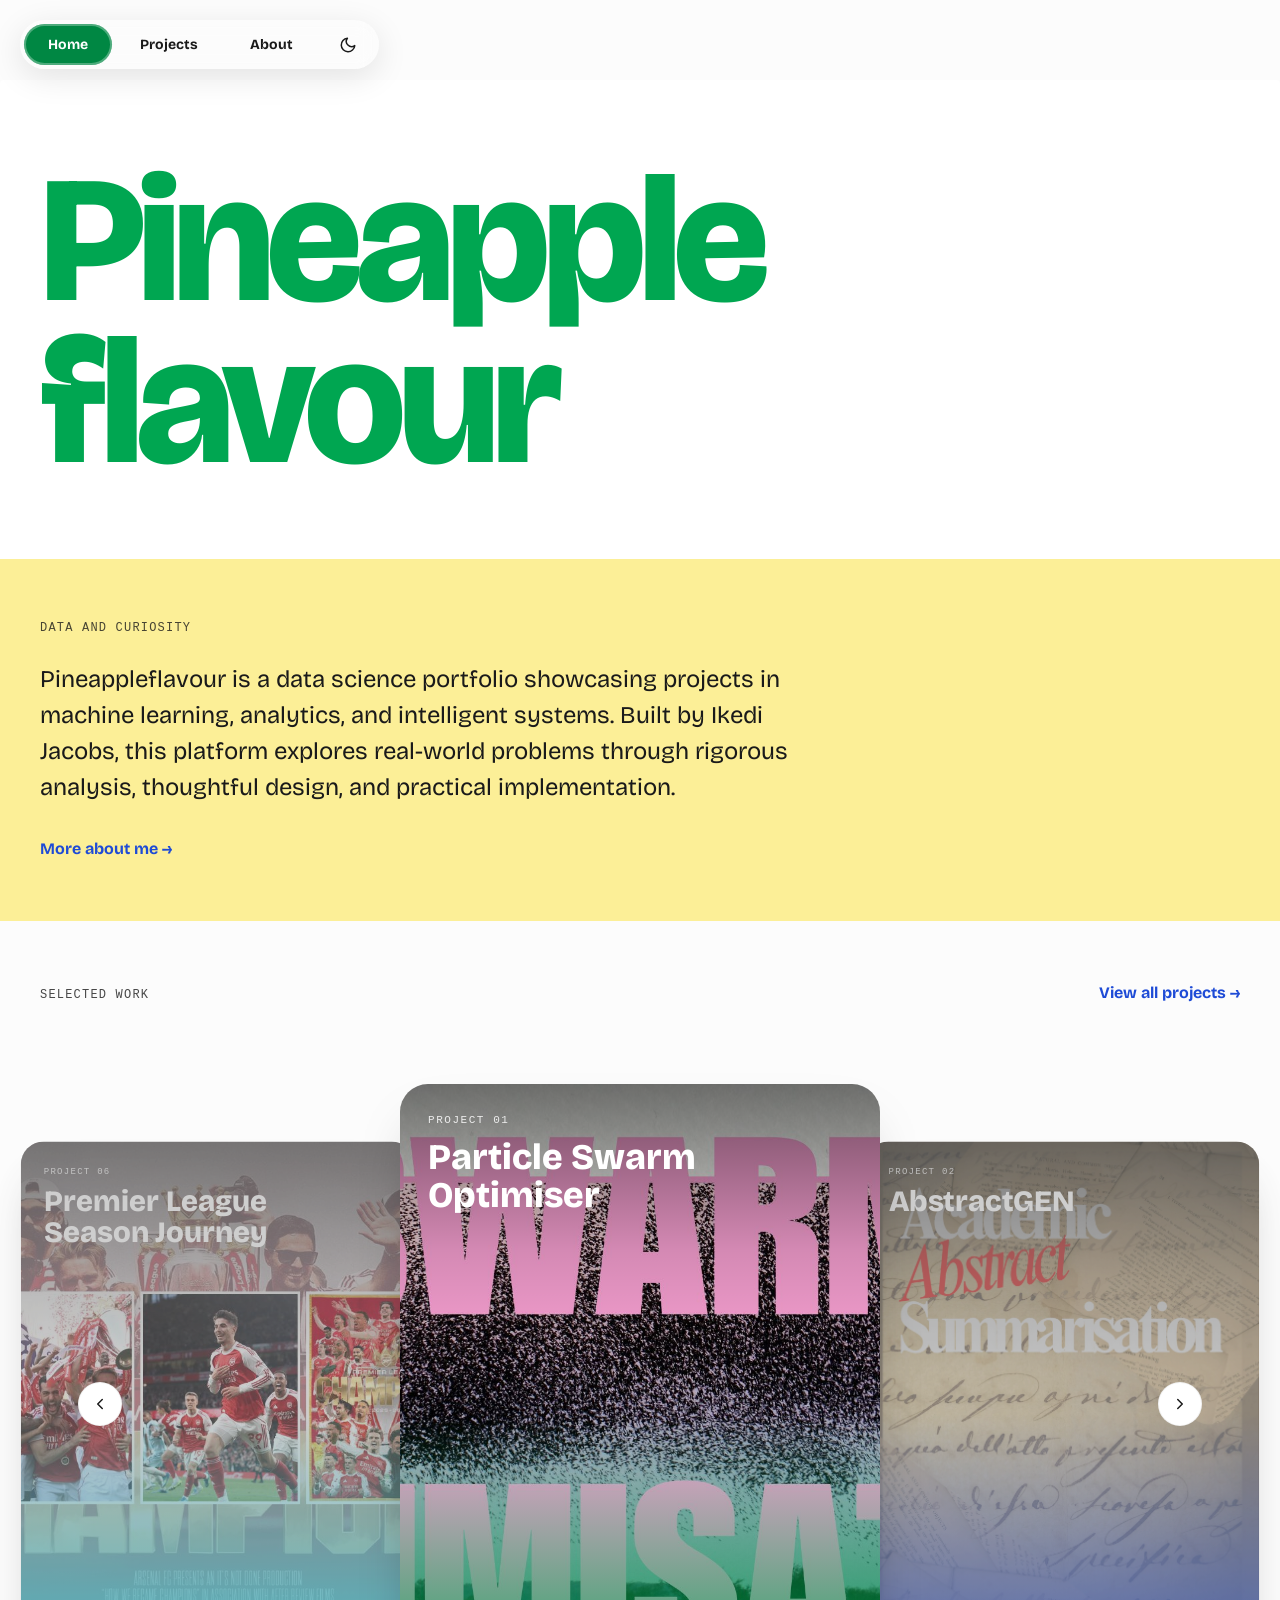
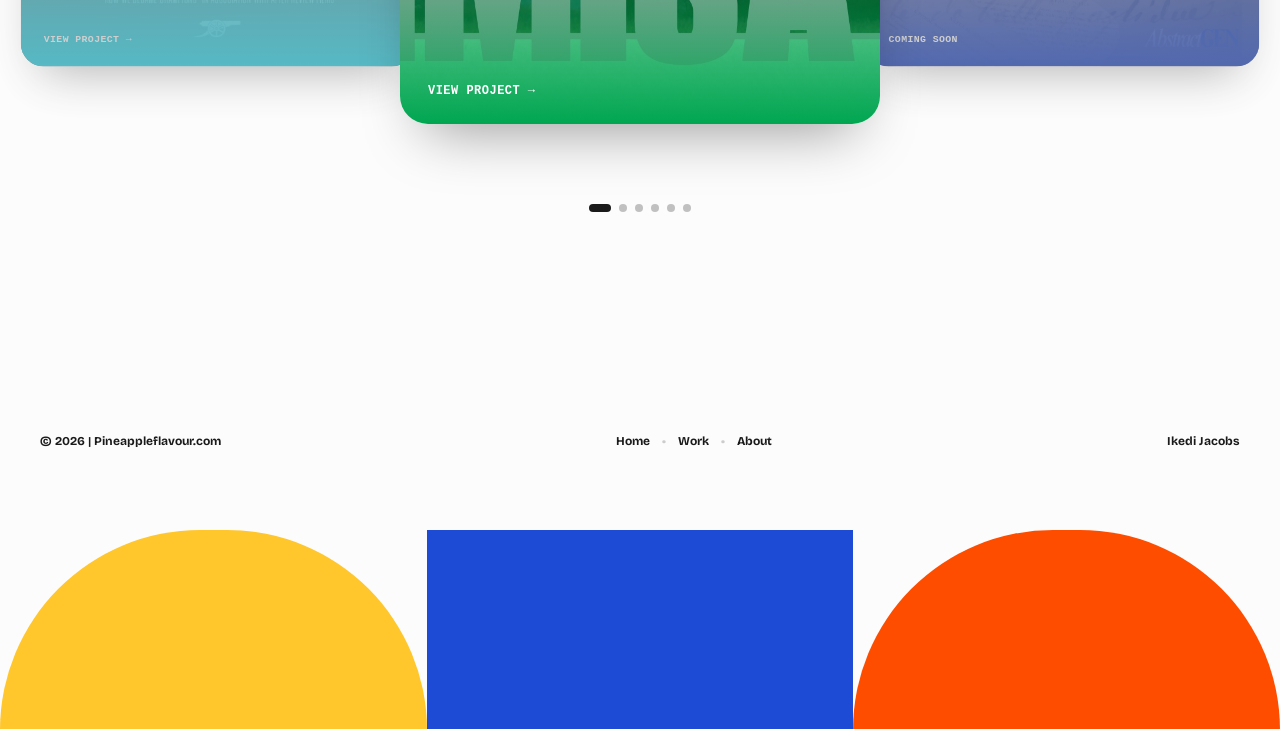
<file: index.html>
<!doctype html>
<html lang="en">
  <head>
    <meta charset="UTF-8" />
    <meta name="viewport" content="width=device-width, initial-scale=1.0" />
    <title>Pineappleflavour</title>
    <link rel="icon" href="/assets/favicon.ico" type="image/png" />
    <script>
      (function () {
        const savedTheme = localStorage.getItem("theme");
        if (
          savedTheme === "dark" ||
          (!savedTheme &&
            window.matchMedia("(prefers-color-scheme: dark)").matches)
        ) {
          document.documentElement.classList.add("dark-mode");
        }
      })();
    </script>
    <link rel="stylesheet" href="/style.css" />
    <link rel="preconnect" href="https://fonts.googleapis.com" />
    <link rel="preconnect" href="https://fonts.gstatic.com" crossorigin />
    <link
      href="https://fonts.googleapis.com/css2?family=Ancizar+Serif:ital,wght@0,300..900;1,300..900&family=Bricolage+Grotesque:opsz,wght@12..96,200..800&display=swap"
      rel="stylesheet"
    />
  </head>

  <body class="page-home">
    <header class="header">
      <nav class="nav">
        <a href="/" class="nav-pill active">Home</a>
        <a href="/work/" class="nav-pill">Projects</a>
        <a href="/about/" class="nav-pill">About</a>
      </nav>
    </header>

    <main>
      <section class="hero-home">
        <div class="hero-content">
          <div class="title-row">
            <h1 class="main-title">Pineapple<br />flavour</h1>
          </div>
        </div>
        <div class="hero-info-box">
          <p class="section-label">DATA AND CURIOSITY</p>
          <p class="hero-description">
            Pineappleflavour is a data science portfolio showcasing projects in
            machine learning, analytics, and intelligent systems. Built by Ikedi
            Jacobs, this platform explores real-world problems through rigorous
            analysis, thoughtful design, and practical implementation.
          </p>
          <a href="/about/" class="more-link">More about me →</a>
        </div>
      </section>

      <section class="featured-carousel" aria-label="Featured projects">
        <div class="carousel-header">
          <p class="section-label">SELECTED WORK</p>
          <a href="/work/" class="more-link">View all projects →</a>
        </div>

        <div class="carousel-viewport" tabindex="0">
          <div class="carousel-track">
            <a
              href="/pso/"
              class="carousel-card"
              style="--card-accent: var(--accent-green)"
            >
              <div
                class="carousel-card-media"
                style="
                  background-image: url(&quot;assets/swarm-optimisation-full.jpg&quot;);
                "
              ></div>
              <div class="carousel-card-overlay"></div>
              <div class="carousel-card-body">
                <span class="carousel-kicker">PROJECT 01</span>
                <h2 class="carousel-headline">Particle Swarm Optimiser</h2>
              </div>
              <span class="carousel-card-link">View project →</span>
            </a>

            <div
              class="carousel-card"
              style="--card-accent: var(--accent-blue)"
            >
              <div
                class="carousel-card-media"
                style="
                  background-image: url(&quot;assets/abstractGEN.jpg&quot;);
                "
              ></div>
              <div class="carousel-card-overlay"></div>
              <div class="carousel-card-body">
                <span class="carousel-kicker">PROJECT 02</span>
                <h2 class="carousel-headline">AbstractGEN</h2>
              </div>
              <span class="carousel-card-link">Coming soon</span>
            </div>

            <a
              href="/skin-lesion/"
              class="carousel-card"
              style="--card-accent: var(--accent-orange)"
            >
              <div
                class="carousel-card-media"
                style="
                  background-image: url(&quot;assets/skin_lesion1.jpeg&quot;);
                "
              ></div>
              <div class="carousel-card-overlay"></div>
              <div class="carousel-card-body">
                <span class="carousel-kicker">PROJECT 03</span>
                <h2 class="carousel-headline">Skin Lesion Classification</h2>
              </div>
              <span class="carousel-card-link">View project →</span>
            </a>

            <a
              href="/f21dv/"
              class="carousel-card"
              style="--card-accent: var(--accent-yellow)"
            >
              <div
                class="carousel-card-media"
                style="
                  background-image: url(&quot;assets/global_health.jpg&quot;);
                "
              ></div>
              <div class="carousel-card-overlay"></div>
              <div class="carousel-card-body">
                <span class="carousel-kicker">PROJECT 04</span>
                <h2 class="carousel-headline">Global Health Dashboard</h2>
              </div>
              <span class="carousel-card-link">View project →</span>
            </a>

            <a
              href="/wine-quality/"
              class="carousel-card"
              style="--card-accent: var(--accent-brown)"
            >
              <div
                class="carousel-card-media"
                style="
                  background-image: url(&quot;assets/winequality.png&quot;);
                "
              ></div>
              <div class="carousel-card-overlay"></div>
              <div class="carousel-card-body">
                <span class="carousel-kicker">PROJECT 05</span>
                <h2 class="carousel-headline">Wine Quality Analysis</h2>
              </div>
              <span class="carousel-card-link">View project →</span>
            </a>

            <a
              href="/premier-league/"
              class="carousel-card"
              style="--card-accent: var(--premier-league-blue)"
            >
              <div
                class="carousel-card-media"
                style="background-image: url(&quot;assets/arsenal.jpg&quot;)"
              ></div>
              <div class="carousel-card-overlay"></div>
              <div class="carousel-card-body">
                <span class="carousel-kicker">PROJECT 06</span>
                <h2 class="carousel-headline">Premier League Season Journey</h2>
              </div>
              <span class="carousel-card-link">View project →</span>
            </a>
          </div>

          <button
            type="button"
            class="carousel-arrow carousel-arrow--prev"
            aria-label="Previous project"
          >
            <svg
              viewBox="0 0 24 24"
              fill="none"
              stroke="currentColor"
              stroke-width="2"
              stroke-linecap="round"
              stroke-linejoin="round"
            >
              <polyline points="15 18 9 12 15 6"></polyline>
            </svg>
          </button>
          <button
            type="button"
            class="carousel-arrow carousel-arrow--next"
            aria-label="Next project"
          >
            <svg
              viewBox="0 0 24 24"
              fill="none"
              stroke="currentColor"
              stroke-width="2"
              stroke-linecap="round"
              stroke-linejoin="round"
            >
              <polyline points="9 18 15 12 9 6"></polyline>
            </svg>
          </button>
        </div>

        <div class="carousel-dots"></div>
      </section>
    </main>

    <footer class="footer">
      <div class="footer-top">
        <div class="copyright">© 2026 | Pineappleflavour.com</div>
        <nav class="footer-nav">
          <a href="/">Home</a>
          <span class="dot">•</span>
          <a href="/work/">Work</a>
          <span class="dot">•</span>
          <a href="/about/">About</a>
        </nav>
        <div class="footer-name">Ikedi Jacobs</div>
      </div>
      <div class="footer-shapes">
        <div class="shape yellow"></div>
        <div class="shape blue"></div>
        <div class="shape orange"></div>
      </div>
    </footer>
    <script src="/main.js"></script>
  </body>
</html>
</file>
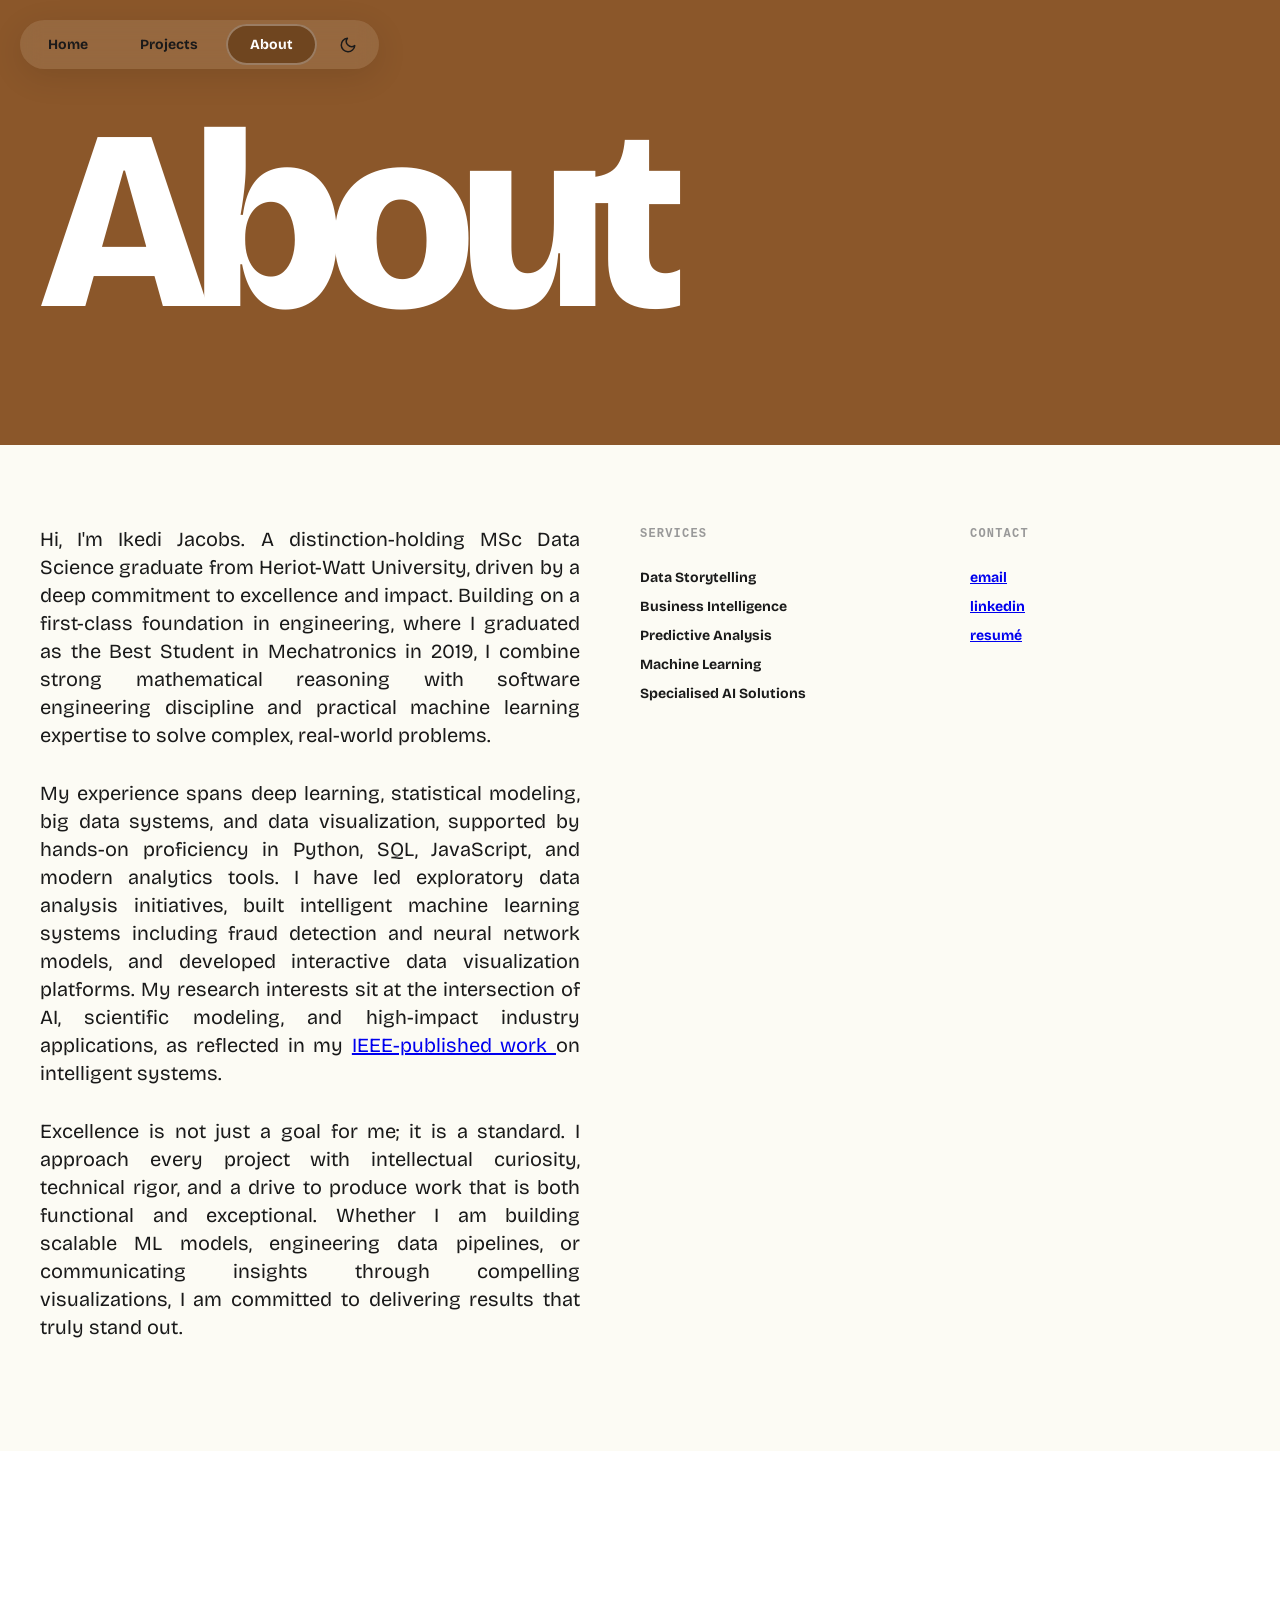
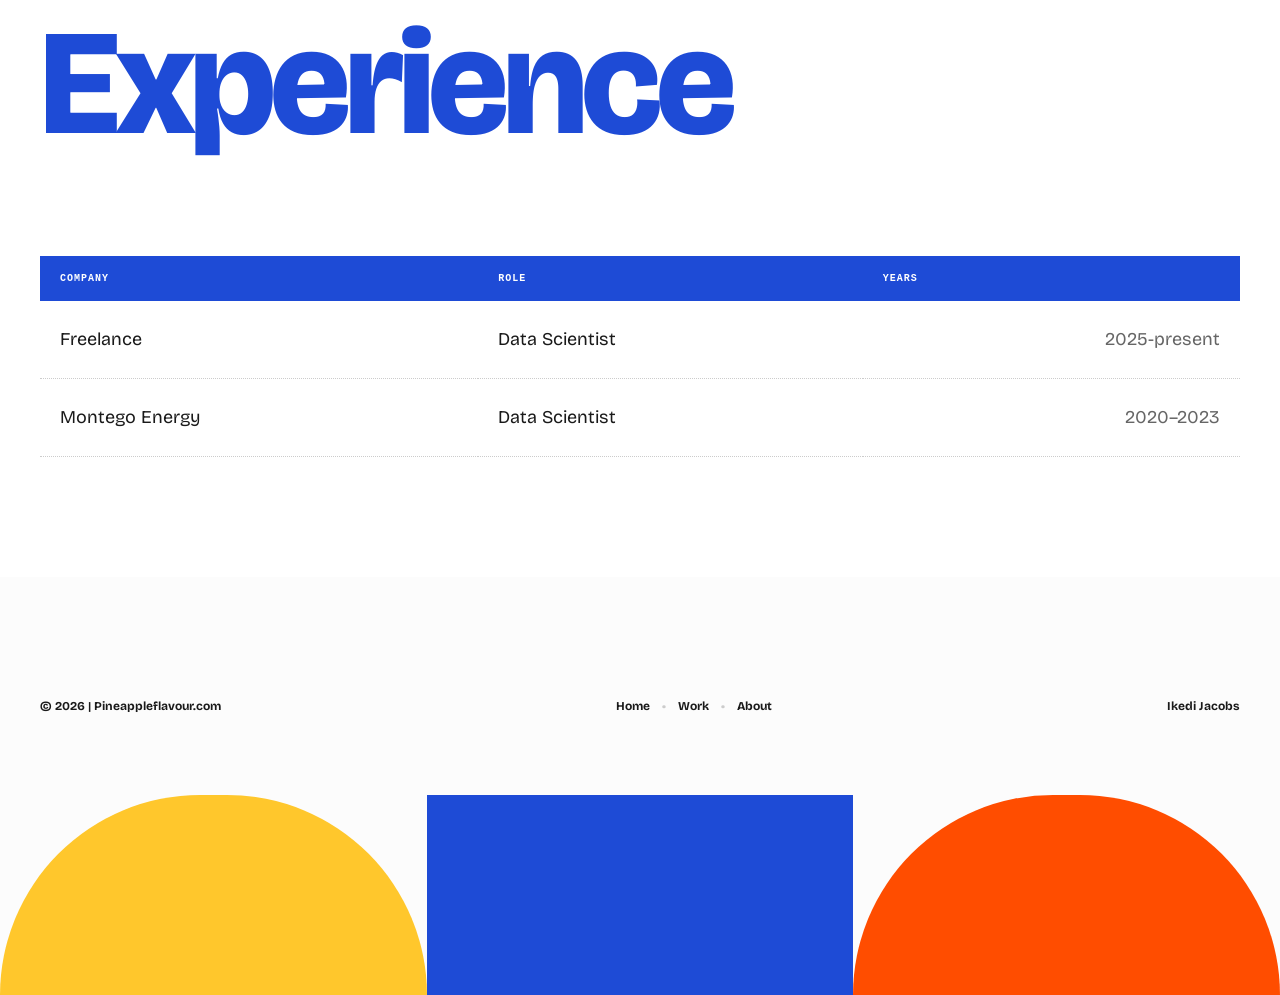
<file: about/index.html>
<!DOCTYPE html>
<html lang="en">

<head>
    <meta charset="UTF-8">
    <meta name="viewport" content="width=device-width, initial-scale=1.0">
    <title>About | Pineappleflavour</title>
    <link rel="icon" href="/assets/favicon.ico" type="image/png">
    <script>
        (function() {
            const savedTheme = localStorage.getItem('theme');
            if (savedTheme === 'dark' || (!savedTheme && window.matchMedia('(prefers-color-scheme: dark)').matches)) {
                document.documentElement.classList.add('dark-mode');
            }
        })();
    </script>
    <link rel="stylesheet" href="/style.css">
    <link rel="preconnect" href="https://fonts.googleapis.com">
    <link rel="preconnect" href="https://fonts.gstatic.com" crossorigin>
    <link
        href="https://fonts.googleapis.com/css2?family=Ancizar+Serif:ital,wght@0,300..900;1,300..900&family=Bricolage+Grotesque:opsz,wght@12..96,200..800&display=swap"
        rel="stylesheet">
    <style>
        .hero-about {
            background-color: var(--accent-brown);
            padding: 120px 40px 60px;
        }

        .about-title {
            font-size: clamp(80px, 20vw, 300px);
            font-weight: 900;
            color: #fff;
            line-height: 0.8;
            margin-bottom: 60px;
            letter-spacing: -0.05em;
        }

        .about-grid {
            display: grid;
            grid-template-columns: 2fr 1fr 1fr;
            padding: 80px 40px;
            gap: 60px;
            background-color: #fcfbf4;
        }

        .about-text {
            font-size: 20px;
            line-height: 1.4;
            max-width: 600px;
        }

        .about-text p {
            margin-bottom: 30px;
        }

        .list-section h3 {
            font-size: 12px;
            font-family: var(--font-mono);
            letter-spacing: 0.1em;
            margin-bottom: 24px;
            color: #999;
            text-transform: uppercase;
        }

        .list-section ul {
            list-style: none;
        }

        .list-section li {
            font-size: 14px;
            font-weight: 700;
            margin-bottom: 8px;
        }

        .experience-section {
            padding: 120px 40px;
            background-color: #fff;
        }

        .experience-title {
            font-size: clamp(60px, 12vw, 150px);
            font-weight: 900;
            color: var(--accent-blue);
            margin-bottom: 60px;
            letter-spacing: -0.04em;
        }

        .exp-table {
            width: 100%;
            border-collapse: collapse;
        }

        .exp-header {
            background-color: var(--accent-blue);
            color: #fff;
            padding: 15px 20px;
            font-size: 10px;
            font-family: var(--font-mono);
            text-transform: uppercase;
            letter-spacing: 0.1em;
            text-align: left;
        }

        .exp-row {
            border-bottom: 1px dotted #ccc;
        }

        .exp-row td {
            padding: 25px 20px;
            font-size: 18px;
            font-weight: 400;
        }

        .exp-row td:last-child {
            text-align: right;
            color: #666;
        }

        @media (max-width: 768px) {
            .about-grid {
                grid-template-columns: 1fr;
                gap: 40px;
            }
        }
    </style>
</head>

<body class="page-about">
    <header class="header">
        <nav class="nav">
            <a href="/" class="nav-pill">Home</a>
            <a href="/work/" class="nav-pill">Projects</a>
            <a href="/about/" class="nav-pill active">About</a>
        </nav>
    </header>

    <main>
        <section class="hero-about">
            <h1 class="about-title">About</h1>
        </section>

        <section class="about-grid">
            <div class="about-text">
                <p style="text-align: justify;">Hi, I'm Ikedi Jacobs. A distinction-holding MSc Data Science graduate from Heriot-Watt University, driven by a deep commitment to
                    excellence and impact. Building on a first-class foundation in engineering, where I graduated as the Best Student in
                    Mechatronics in 2019, I combine strong mathematical reasoning with software engineering discipline and practical machine
                    learning expertise to solve complex, real-world problems.</p>
                <p style="text-align: justify;">My experience spans deep learning, statistical modeling, big data systems, and data visualization, supported by hands-on
                    proficiency in Python, SQL, JavaScript, and modern analytics tools. I have led exploratory data analysis initiatives,
                    built intelligent machine learning systems including fraud detection and neural network models, and developed interactive
                    data visualization platforms. My research interests sit at the intersection of AI, scientific modeling, and high-impact
                    industry applications, as reflected in my <a href="https://ieeexplore.ieee.org/document/10630434" target="_blank" rel="noopener noreferrer">
                    IEEE-published work </a> on intelligent systems.</p>
                <p style="text-align: justify;">Excellence is not just a goal for me; it is a standard. I approach every project with intellectual curiosity, technical
                    rigor, and a drive to produce work that is both functional and exceptional. Whether I am building scalable ML models,
                    engineering data pipelines, or communicating insights through compelling visualizations, I am committed to delivering
                    results that truly stand out.</p>
            </div>
            <div class="list-section">
                <h3>Services</h3>
                <ul>
                    <li>Data Storytelling</li>
                    <li>Business Intelligence</li>
                    <li>Predictive Analysis</li>
                    <li>Machine Learning</li>
                    <li>Specialised AI Solutions</li>
                </ul>
            </div>
            <div class="list-section">
                <h3>Contact</h3>
                <ul>
                    <li><a href="mailto:ikediloh@gmail.com">email</a></li>
                    <li><a href="https://www.linkedin.com/in/ikedijacobs/" target="_blank" rel="noopener noreferrer">linkedin</a></li>
                    <li><a href="https://drive.google.com/file/d/1LGB2s7gG03Qr29JETI5ZVHL0ub_E1LT2/view?usp=sharing" target="_blank" rel="noopener noreferrer">resumé</a></li>
                </ul>
            </div>
        </section>

        <section class="experience-section">
            <h2 class="experience-title">Experience</h2>
            <table class="exp-table">
                <thead>
                    <tr>
                        <th class="exp-header">Company</th>
                        <th class="exp-header">Role</th>
                        <th class="exp-header">Years</th>
                    </tr>
                </thead>
                <tbody>
                    <tr class="exp-row">
                        <td>Freelance</td>
                        <td>Data Scientist</td>
                        <td>2025-present</td>
                    </tr>
                    <tr class="exp-row">
                        <td>Montego Energy</td>
                        <td>Data Scientist</td>
                        <td>2020–2023</td>
                    </tr>
                </tbody>
            </table>
        </section>
    </main>

    <footer class="footer">
        <div class="footer-top">
            <div class="copyright">© 2026 | Pineappleflavour.com</div>
            <nav class="footer-nav">
                <a href="/">Home</a>
                <span class="dot">•</span>
                <a href="/work/">Work</a>
                <span class="dot">•</span>
                <a href="/about/">About</a>
            </nav>
            <div class="footer-name">Ikedi Jacobs</div>
        </div>
        <div class="footer-shapes">
            <div class="shape yellow"></div>
            <div class="shape blue"></div>
            <div class="shape orange"></div>
        </div>
    </footer>
    <script src="/main.js"></script>
</body>

</html>
</file>
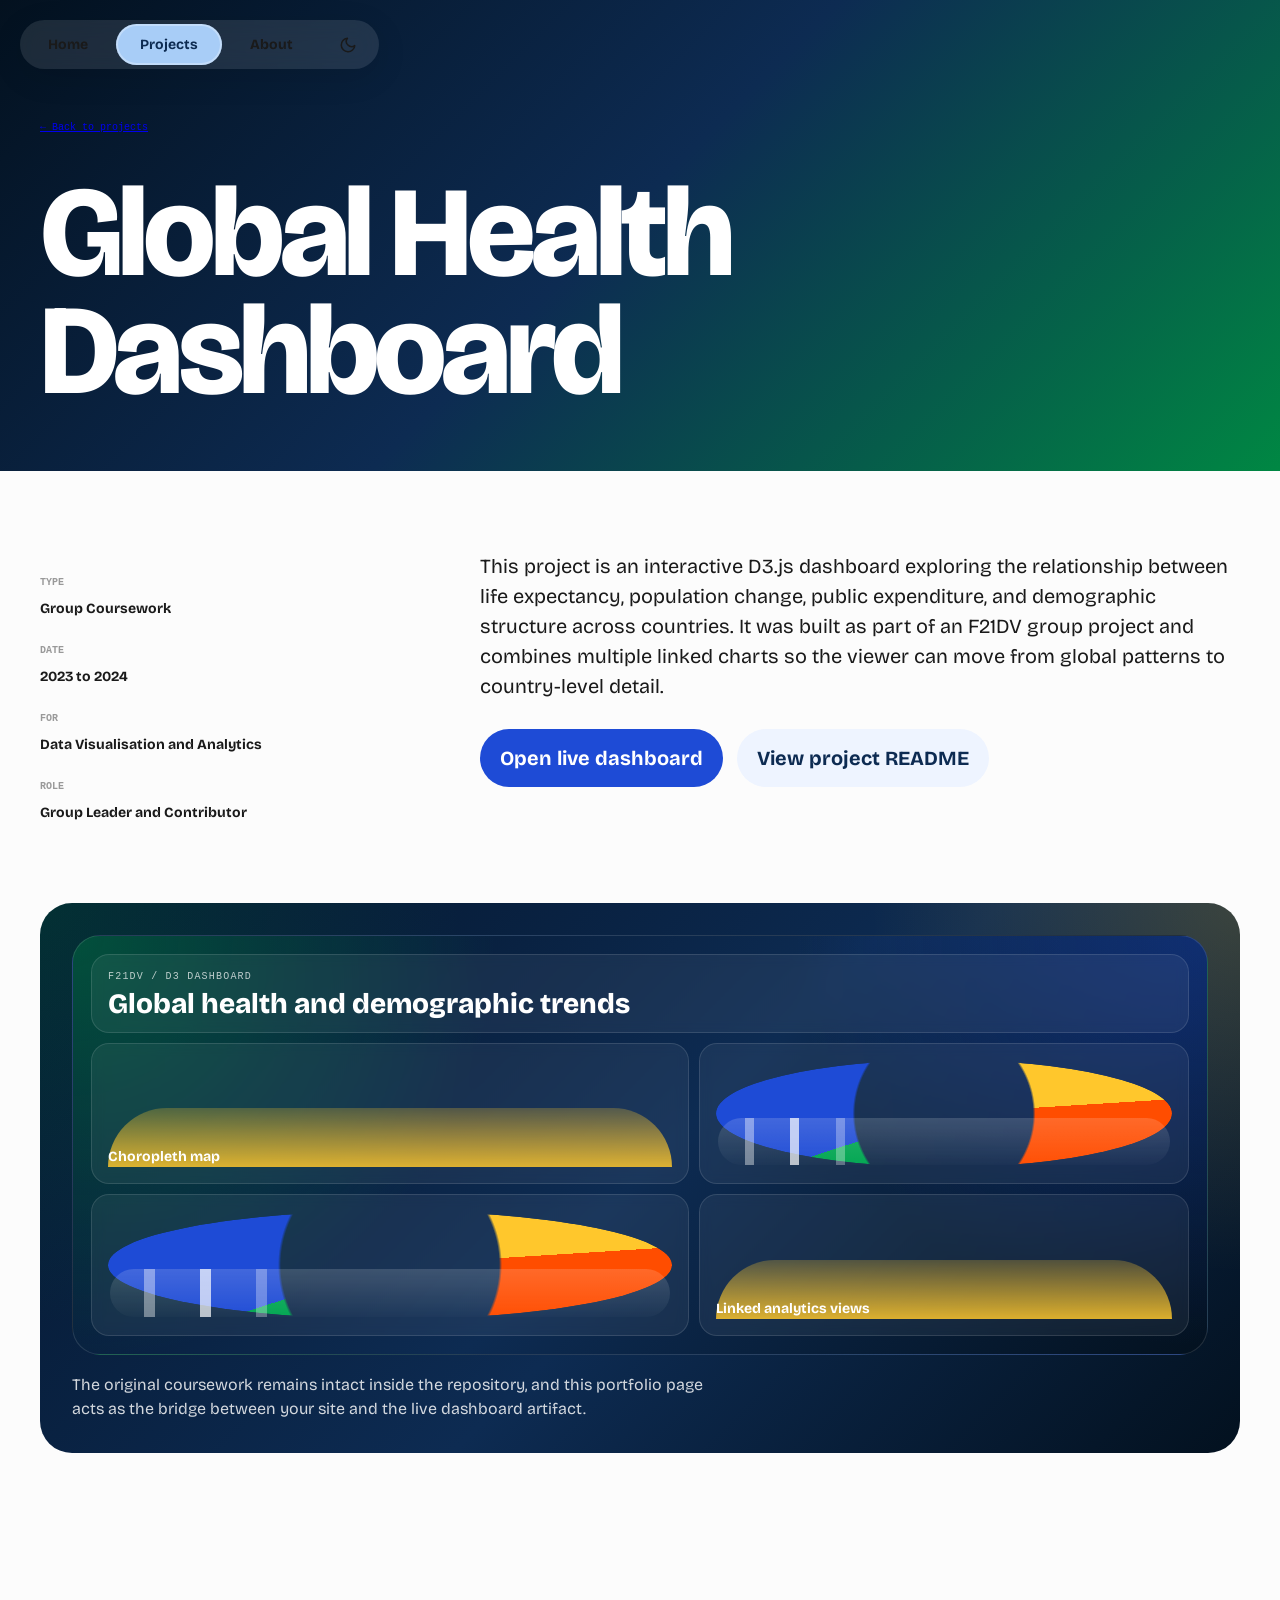
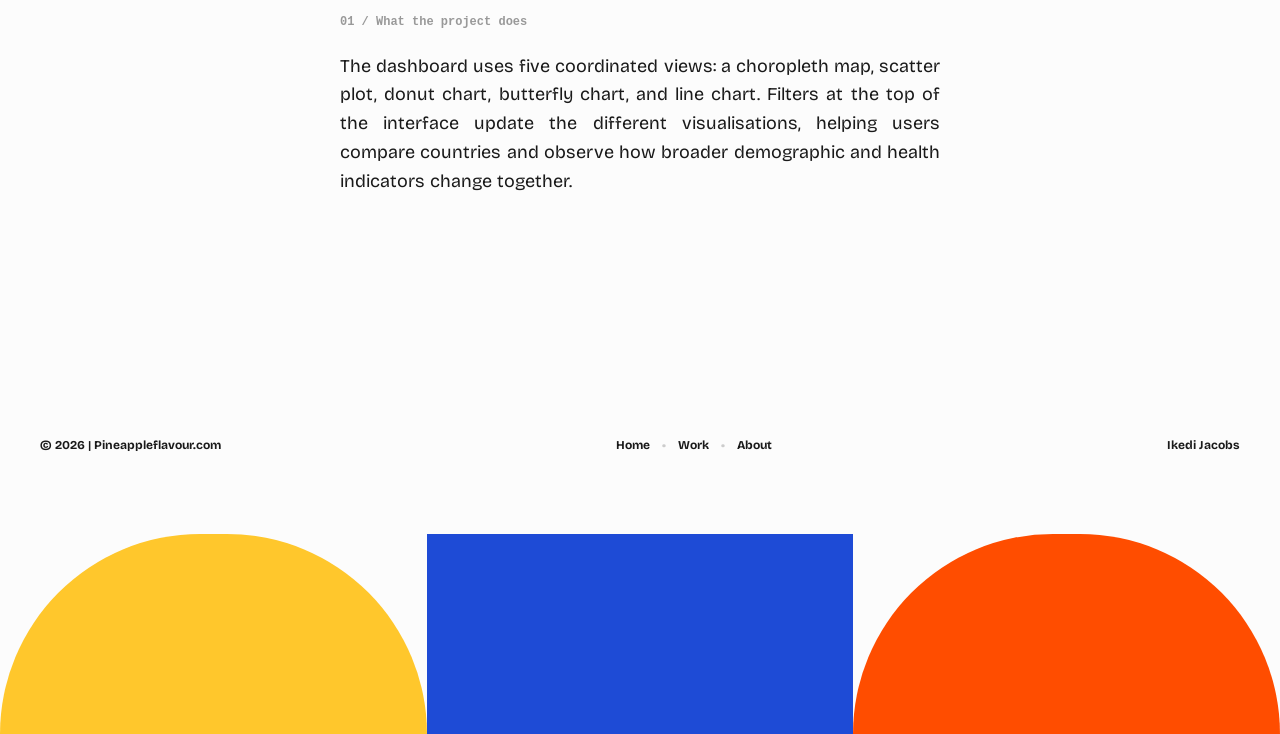
<file: f21dv/index.html>
<!DOCTYPE html>
<html lang="en">

<head>
    <meta charset="UTF-8">
    <meta name="viewport" content="width=device-width, initial-scale=1.0">
    <title>Global Health Dashboard | Project</title>
    <link rel="icon" href="/assets/favicon.ico" type="image/png">
    <script>
        (function() {
            const savedTheme = localStorage.getItem('theme');
            if (savedTheme === 'dark' || (!savedTheme && window.matchMedia('(prefers-color-scheme: dark)').matches)) {
                document.documentElement.classList.add('dark-mode');
            }
        })();
    </script>
    <link rel="stylesheet" href="/style.css">
    <link rel="preconnect" href="https://fonts.googleapis.com">
    <link rel="preconnect" href="https://fonts.gstatic.com" crossorigin>
    <link
        href="https://fonts.googleapis.com/css2?family=Ancizar+Serif:ital,wght@0,300..900;1,300..900&family=Bricolage+Grotesque:opsz,wght@12..96,200..800&display=swap"
        rel="stylesheet">
    <style>
        .p-hero {
            background: linear-gradient(135deg, #03111f 0%, #0d2b52 48%, #008743 100%);
            padding: 120px 40px 60px;
            color: #fff;
        }

        .p-header-top {
            font-family: var(--font-mono);
            font-size: 10px;
            margin-bottom: 40px;
        }

        .p-title {
            font-size: clamp(54px, 10vw, 132px);
            font-weight: 900;
            line-height: 0.92;
            letter-spacing: -0.04em;
            max-width: 10ch;
        }

        .p-info-section {
            display: grid;
            grid-template-columns: 1fr 2fr;
            padding: 80px 40px;
            gap: 60px;
            background-color: var(--bg-color);
        }

        .p-details-list h4 {
            font-size: 10px;
            font-family: var(--font-mono);
            color: #999;
            text-transform: uppercase;
            margin-bottom: 8px;
            margin-top: 24px;
        }

        .p-details-list p {
            font-size: 14px;
            font-weight: 700;
        }

        .p-intro-text {
            font-size: 20px;
            line-height: 1.5;
        }

        .p-media-grid {
            padding: 40px;
            display: grid;
            gap: 40px;
        }

        .p-text-block {
            max-width: 600px;
            margin: 80px auto;
            font-size: 18px;
            line-height: 1.6;
            text-align: justify;
        }

        .p-text-block h3 {
            font-family: var(--font-mono);
            font-size: 12px;
            color: #999;
            margin-bottom: 20px;
        }

        .cta-row {
            display: flex;
            flex-wrap: wrap;
            gap: 14px;
            margin-top: 28px;
        }

        .cta-link {
            display: inline-flex;
            align-items: center;
            justify-content: center;
            padding: 14px 20px;
            border-radius: 999px;
            text-decoration: none;
            font-weight: 700;
        }

        .cta-link.primary {
            background: var(--accent-blue);
            color: #fff;
        }

        .cta-link.secondary {
            background: #eef4ff;
            color: #0d2b52;
        }

        .dashboard-showcase {
            margin: 0 40px 40px;
            padding: 32px;
            border-radius: 32px;
            background:
                radial-gradient(circle at top left, rgba(0, 166, 81, 0.18), transparent 32%),
                radial-gradient(circle at top right, rgba(255, 199, 44, 0.2), transparent 28%),
                linear-gradient(135deg, #04162d 0%, #0d2b52 55%, #03111f 100%);
            color: #fff;
        }

        .dashboard-showcase .project-preview {
            min-height: 420px;
            border-radius: 28px;
            border: 1px solid rgba(255, 255, 255, 0.12);
        }

        .dashboard-caption {
            margin-top: 18px;
            max-width: 640px;
            color: rgba(255, 255, 255, 0.82);
        }

        @media (max-width: 900px) {
            .p-info-section {
                grid-template-columns: 1fr;
            }
        }

        @media (max-width: 768px) {
            .p-hero,
            .p-info-section,
            .p-media-grid,
            .dashboard-showcase {
                padding-left: 24px;
                padding-right: 24px;
            }

            .dashboard-showcase {
                margin-left: 24px;
                margin-right: 24px;
            }
        }
    </style>
</head>

<body class="page-projects">
    <header class="header">
        <nav class="nav">
            <a href="/" class="nav-pill">Home</a>
            <a href="/work/" class="nav-pill active">Projects</a>
            <a href="/about/" class="nav-pill">About</a>
        </nav>
    </header>

    <main>
        <section class="p-hero">
            <div class="p-header-top"><a href="/work/">← Back to projects</a></div>
            <h1 class="p-title">Global Health Dashboard</h1>
        </section>

        <section class="p-info-section">
            <div class="p-details-list">
                <h4>Type</h4>
                <p>Group Coursework</p>
                <h4>Date</h4>
                <p>2023 to 2024</p>
                <h4>For</h4>
                <p>Data Visualisation and Analytics</p>
                <h4>Role</h4>
                <p>Group Leader and Contributor</p>
            </div>
            <div class="p-intro-text">
                <p>
                    This project is an interactive D3.js dashboard exploring the relationship between life expectancy,
                    population change, public expenditure, and demographic structure across countries.
                    It was built as part of an F21DV group project and combines multiple linked charts so the viewer can
                    move from global patterns to country-level detail.
                </p>
                <div class="cta-row">
                    <a href="/f21dv-group-project-main-main/" class="cta-link primary">Open live dashboard</a>
                    <a href="/f21dv-group-project-main-main/README.md" class="cta-link secondary">View project README</a>
                </div>
            </div>
        </section>

        <section class="dashboard-showcase">
            <div class="project-preview project-preview--f21dv">
                <div class="project-preview-grid">
                    <div class="project-preview-title">
                        <span class="project-preview-kicker">F21DV / D3 DASHBOARD</span>
                        <span class="project-preview-heading">Global health and demographic trends</span>
                    </div>
                    <div class="project-preview-panel">
                        <span>Choropleth map</span>
                    </div>
                    <div class="project-preview-chart"></div>
                    <div class="project-preview-chart"></div>
                    <div class="project-preview-panel">
                        <span>Linked analytics views</span>
                    </div>
                </div>
            </div>
            <p class="dashboard-caption">
                The original coursework remains intact inside the repository, and this portfolio page acts as the bridge
                between your site and the live dashboard artifact.
            </p>
        </section>

        <section class="p-media-grid">
            <div class="p-text-block">
                <h3>01 / What the project does</h3>
                <p>
                    The dashboard uses five coordinated views: a choropleth map, scatter plot, donut chart, butterfly
                    chart, and line chart. Filters at the top of the interface update the different visualisations,
                    helping users compare countries and observe how broader demographic and health indicators change
                    together.
                </p>
            </div>
        </section>
    </main>

    <footer class="footer">
        <div class="footer-top">
            <div class="copyright">© 2026 | Pineappleflavour.com</div>
            <nav class="footer-nav">
                <a href="/">Home</a>
                <span class="dot">•</span>
                <a href="/work/">Work</a>
                <span class="dot">•</span>
                <a href="/about/">About</a>
            </nav>
            <div class="footer-name">Ikedi Jacobs</div>
        </div>
        <div class="footer-shapes">
            <div class="shape yellow"></div>
            <div class="shape blue"></div>
            <div class="shape orange"></div>
        </div>
    </footer>
    <script src="/main.js"></script>
</body>

</html>
</file>
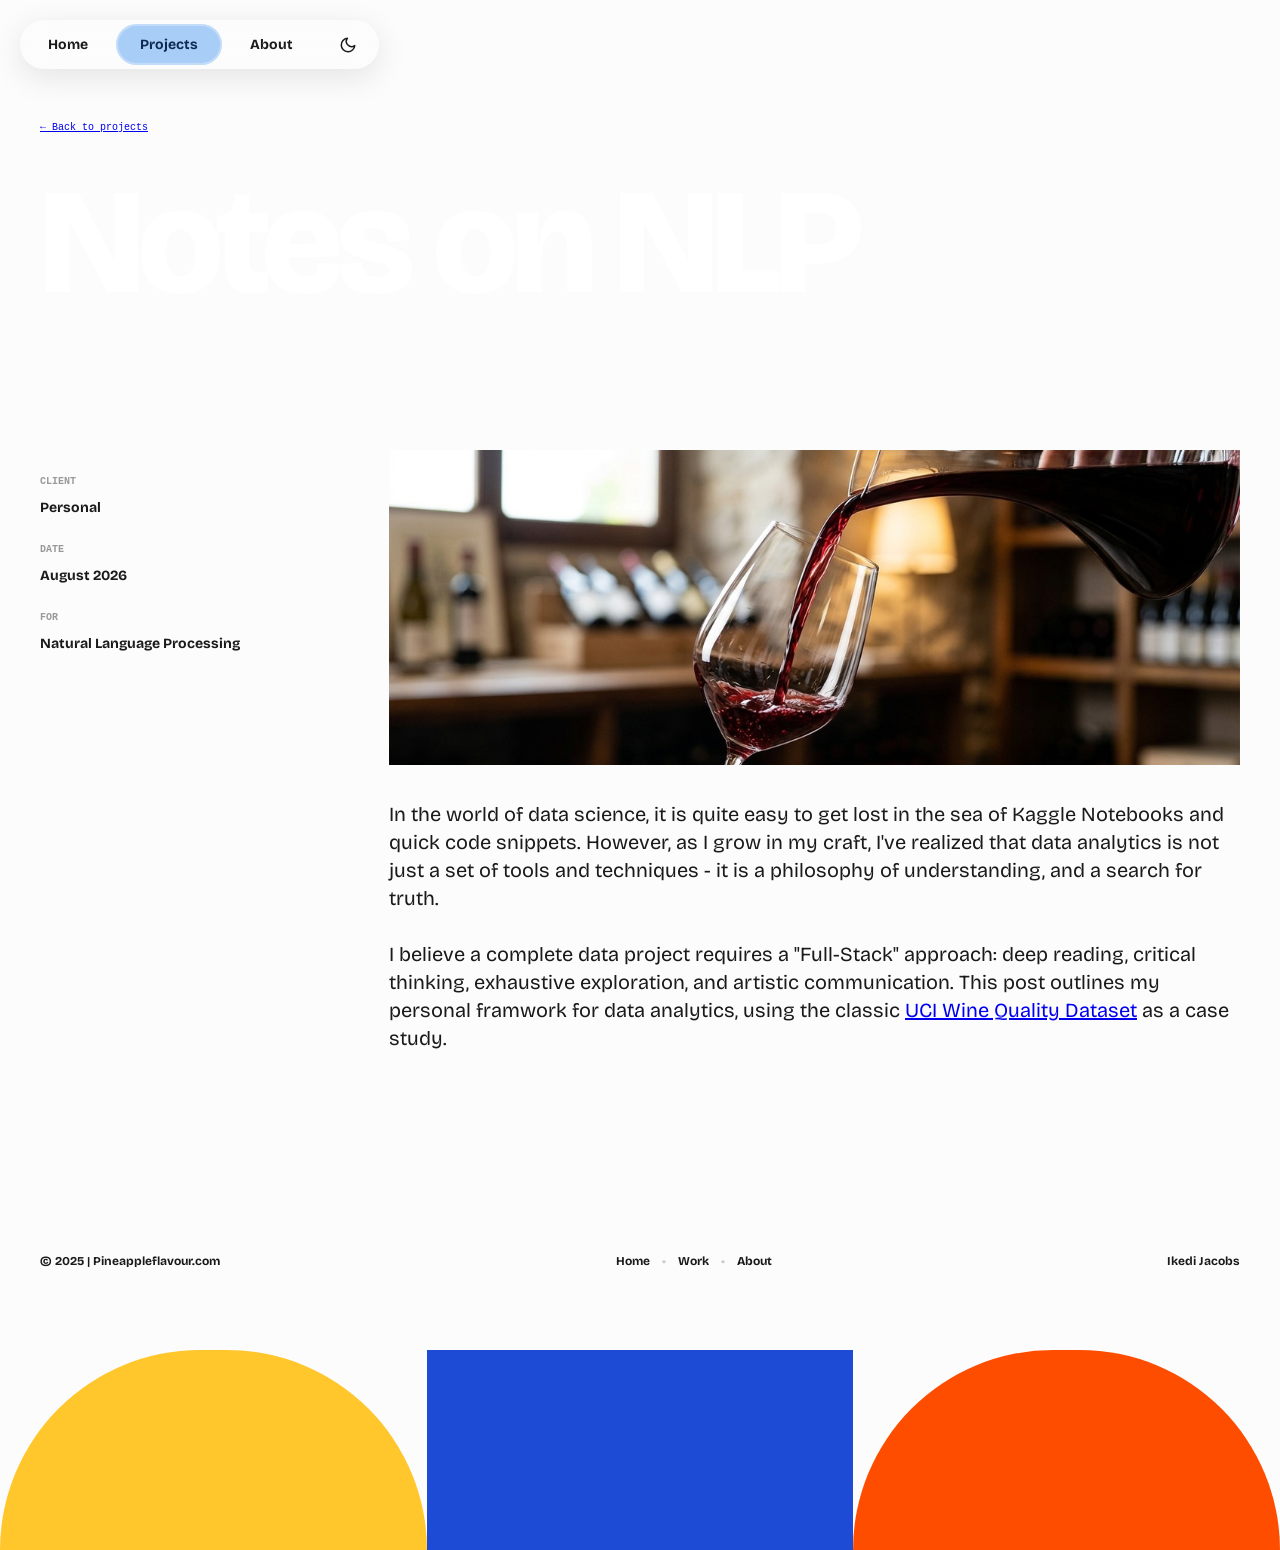
<file: nlp/index.html>
<!doctype html>
<html lang="en">
  <head>
    <meta charset="UTF-8" />
    <meta name="viewport" content="width=device-width, initial-scale=1.0" />
    <title>Notes on NLP | Project</title>
    <script>
      (function () {
        const savedTheme = localStorage.getItem("theme");
        if (
          savedTheme === "dark" ||
          (!savedTheme &&
            window.matchMedia("(prefers-color-scheme: dark)").matches)
        ) {
          document.documentElement.classList.add("dark-mode");
        }
      })();
    </script>
    <link rel="stylesheet" href="/style.css" />
    <link rel="preconnect" href="https://fonts.googleapis.com" />
    <link rel="preconnect" href="https://fonts.gstatic.com" crossorigin />
    <link
      href="https://fonts.googleapis.com/css2?family=Ancizar+Serif:ital,wght@0,300..900;1,300..900&family=Bricolage+Grotesque:opsz,wght@12..96,200..800&display=swap"
      rel="stylesheet"
    />
    <style>
      .p-hero {
        background-color: var(--accent-purple);
        padding: 120px 40px 60px;
        color: #fff;
      }

      .p-header-top {
        font-family: var(--font-mono);
        font-size: 10px;
        margin-bottom: 40px;
      }

      .p-title {
        font-size: clamp(60px, 12vw, 150px);
        font-weight: 900;
        line-height: 0.9;
        letter-spacing: -0.04em;
      }

      .p-info-section {
        display: grid;
        grid-template-columns: 1fr 2fr;
        padding: 80px 40px;
        gap: 60px;
        background-color: var(--bg-color);
      }

      .p-details-list h4 {
        font-size: 10px;
        font-family: var(--font-mono);
        color: #999;
        text-transform: uppercase;
        margin-bottom: 8px;
        margin-top: 24px;
      }

      .p-details-list p {
        font-size: 14px;
        font-weight: 700;
      }

      .p-intro-text {
        font-size: 20px;
        line-height: 1.4;
      }

      .p-full-img {
        width: 100%;
        height: auto;
        display: block;
      }

      .p-media-grid {
        padding: 40px;
        display: grid;
        gap: 40px;
      }

      .p-text-block {
        max-width: 600px;
        margin: 80px auto;
        font-size: 18px;
        line-height: 1.6;
        text-align: justify;
      }

      .p-text-block h3 {
        font-family: var(--font-mono);
        font-size: 12px;
        color: #999;
        margin-bottom: 24px;
      }
    </style>
  </head>

  <body class="page-projects">
    <header class="header">
      <nav class="nav">
        <a href="/" class="nav-pill">Home</a>
        <a href="/work/" class="nav-pill active">Projects</a>
        <a href="/about/" class="nav-pill">About</a>
      </nav>
    </header>

    <main>
      <section class="p-hero">
        <div class="p-header-top"><a href="/work/">← Back to projects</a></div>
        <h1 class="p-title">Notes on NLP<br /></h1>
      </section>

      <section class="p-info-section">
        <div class="p-details-list">
          <h4>Client</h4>
          <p>Personal</p>
          <h4>Date</h4>
          <p>August 2026</p>
          <h4>For</h4>
          <p>Natural Language Processing</p>
        </div>
        <div class="p-intro-text">
          <p>
            <img
              src="/assets/header-winequality.png"
              alt="Wine Quality Header"
            />
            <br /><br />
            In the world of data science, it is quite easy to get lost in the
            sea of Kaggle Notebooks and quick code snippets. However, as I grow
            in my craft, I've realized that data analytics is not just a set of
            tools and techniques - it is a philosophy of understanding, and a
            search for truth.
            <br /><br />
            I believe a complete data project requires a "Full-Stack" approach:
            deep reading, critical thinking, exhaustive exploration, and
            artistic communication. This post outlines my personal framwork for
            data analytics, using the classic
            <a href="https://archive.ics.uci.edu/ml/datasets/wine+quality"
              >UCI Wine Quality Dataset</a
            >
            as a case study.
          </p>
        </div>
      </section>
    </main>

    <footer class="footer">
      <div class="footer-top">
        <div class="copyright">© 2025 | Pineappleflavour.com</div>
        <nav class="footer-nav">
          <a href="/">Home</a>
          <span class="dot">•</span>
          <a href="/work/">Work</a>
          <span class="dot">•</span>
          <a href="/about/">About</a>
        </nav>
        <div class="footer-name">Ikedi Jacobs</div>
      </div>
      <div class="footer-shapes">
        <div class="shape yellow"></div>
        <div class="shape blue"></div>
        <div class="shape orange"></div>
      </div>
    </footer>
    <script src="/main.js"></script>
  </body>
</html>
</file>
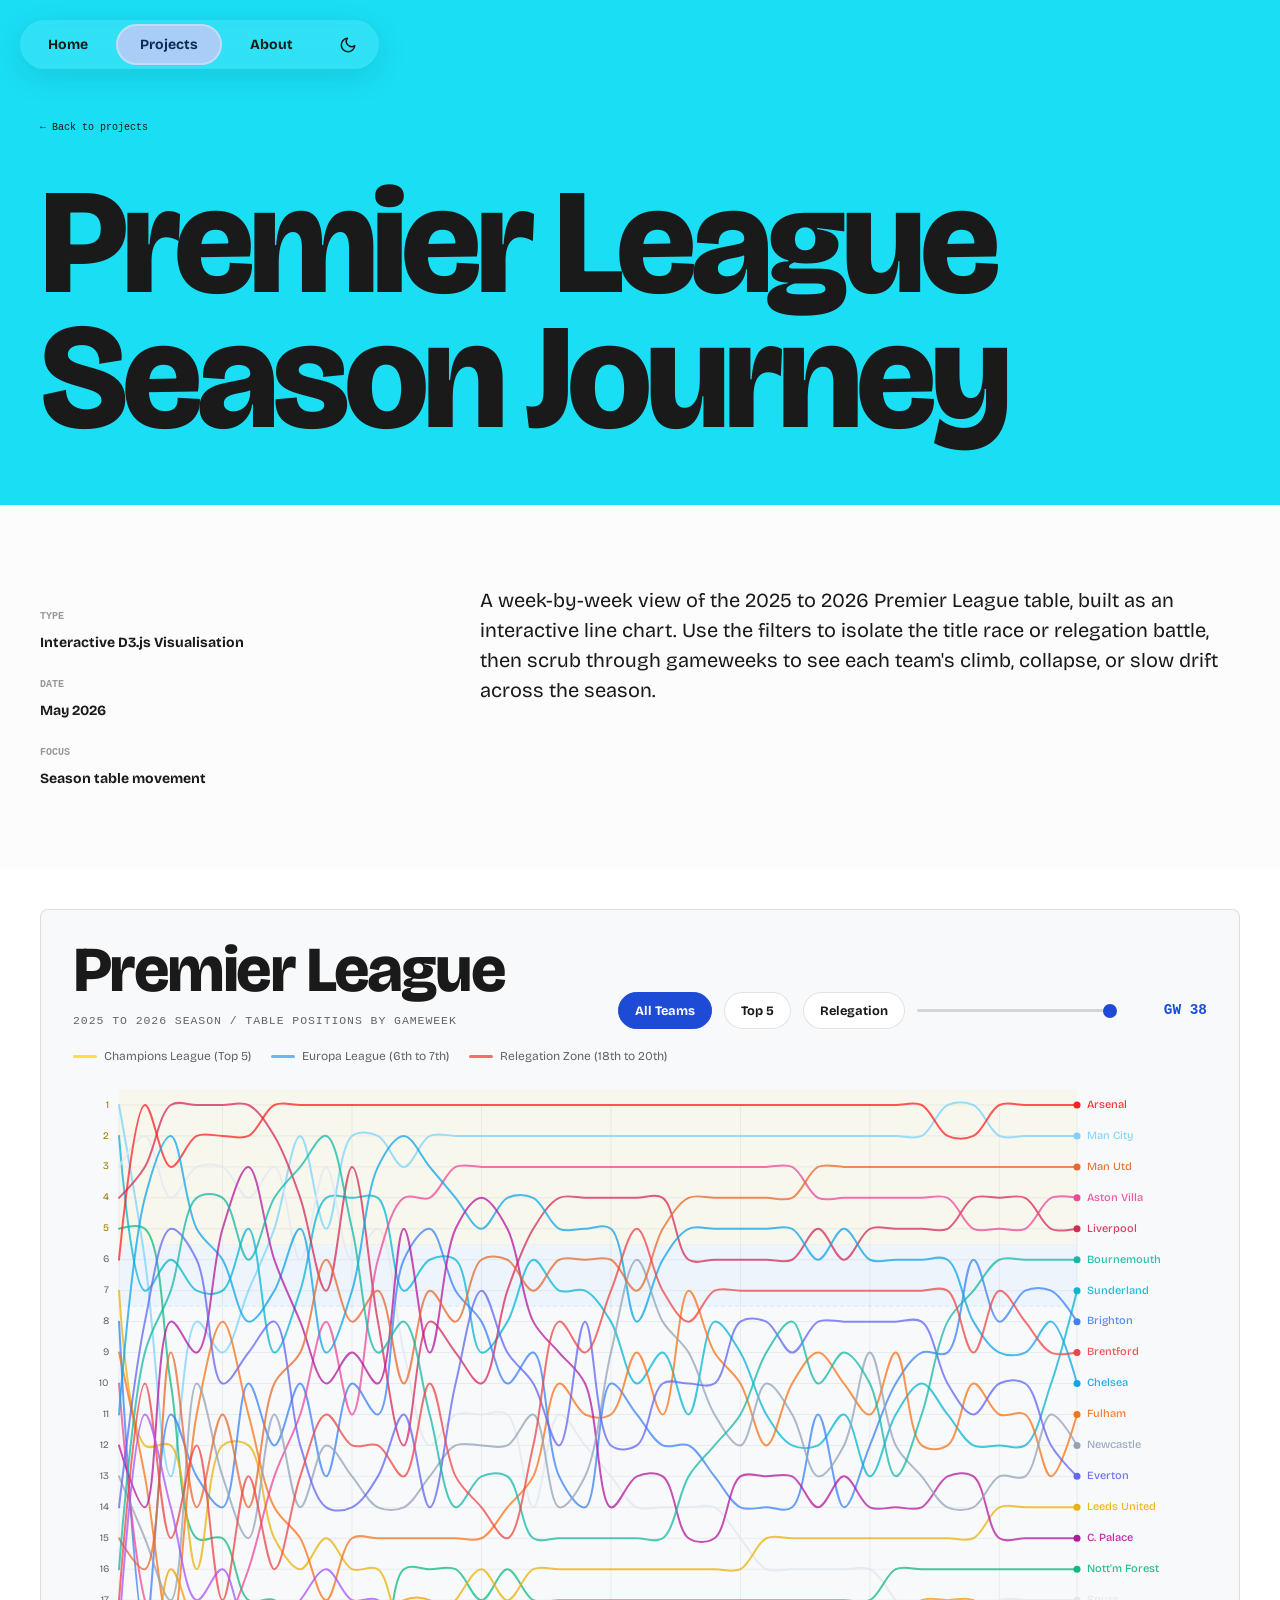
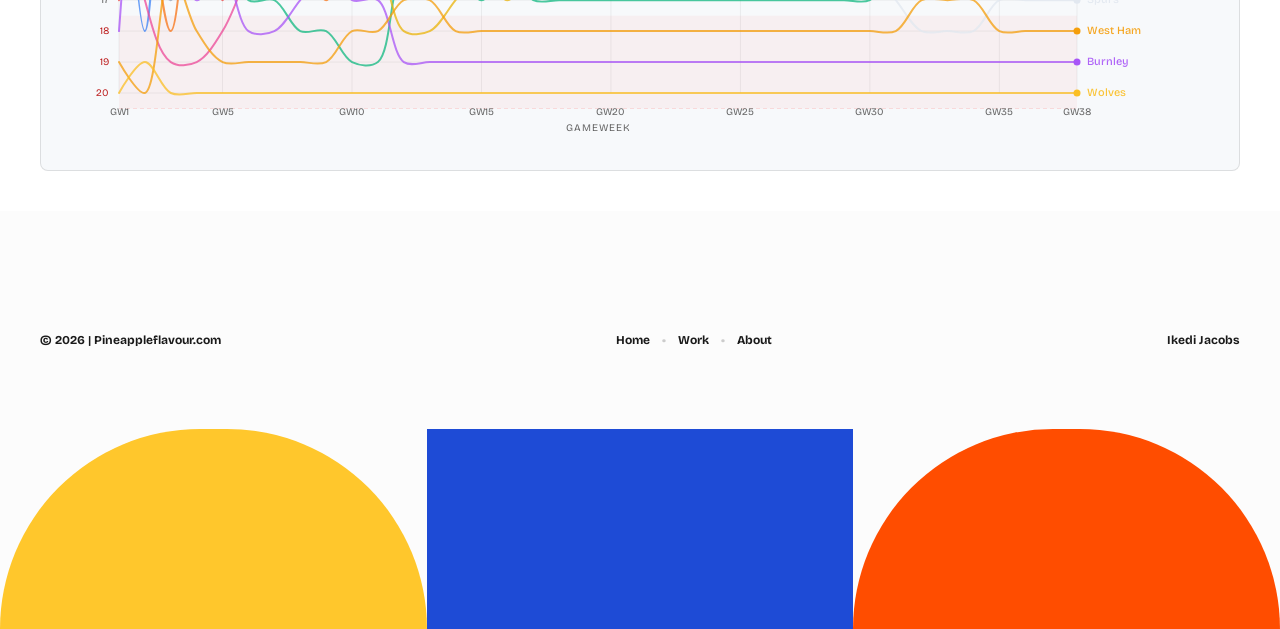
<file: premier-league/index.html>
<!doctype html>
<html lang="en">
  <head>
    <meta charset="UTF-8" />
    <meta name="viewport" content="width=device-width, initial-scale=1.0" />
    <title>Premier League Season Journey | Project</title>
    <!-- <link rel="icon" href="/assets/favicon.ico" type="image/png"> -->
    <script>
      (function () {
        const savedTheme = localStorage.getItem("theme");
        if (
          savedTheme === "dark" ||
          (!savedTheme &&
            window.matchMedia("(prefers-color-scheme: dark)").matches)
        ) {
          document.documentElement.classList.add("dark-mode");
        }
      })();
    </script>
    <link rel="stylesheet" href="/style.css" />
    <link rel="preconnect" href="https://fonts.googleapis.com" />
    <link rel="preconnect" href="https://fonts.gstatic.com" crossorigin />
    <link
      href="https://fonts.googleapis.com/css2?family=Ancizar+Serif:ital,wght@0,300..900;1,300..900&family=Bricolage+Grotesque:opsz,wght@12..96,200..800&display=swap"
      rel="stylesheet"
    />
    <script src="/f21dv-group-project-main-main/lib/d3/d3.v7.min.js"></script>
    <style>
      :root {
        --pl-surface: #ffffff;
        --pl-border: rgba(26, 26, 26, 0.12);
        --pl-muted: #646464;
        --pl-ink: #1a1a1a;
        --pl-paper: #f7f9fb;
        --pl-accent: var(--accent-blue);
        --relegation: #ff3b3b;
        --europe: #3b9eff;
        --champions: #fff345;
        --premier-league-blue: #1adef4;
      }

      .pl-hero {
        background: var(--premier-league-blue);
        color: var(--text-primary);
        padding: 120px 40px 60px;
      }

      .pl-header-top {
        font-family: var(--font-mono);
        font-size: 10px;
        margin-bottom: 40px;
      }

      .pl-header-top a {
        color: inherit;
        text-decoration: none;
      }

      .pl-title {
        font-size: clamp(58px, 12vw, 150px);
        font-weight: 900;
        line-height: 0.9;
        letter-spacing: -0.04em;
        max-width: 11ch;
      }

      .pl-info-section {
        display: grid;
        grid-template-columns: 1fr 2fr;
        padding: 80px 40px;
        gap: 60px;
        background-color: var(--bg-color);
      }

      .pl-details-list h4 {
        font-size: 10px;
        font-family: var(--font-mono);
        color: #999;
        text-transform: uppercase;
        margin-bottom: 8px;
        margin-top: 24px;
      }

      .pl-details-list p {
        font-size: 14px;
        font-weight: 700;
      }

      .pl-intro-text {
        font-size: 20px;
        line-height: 1.5;
      }

      .pl-viz-section {
        padding: 40px;
        background: #fff;
      }

      .pl-chart-shell {
        border: 1px solid var(--pl-border);
        background: var(--pl-paper);
        border-radius: 8px;
        overflow: hidden;
      }

      .pl-chart-header {
        padding: 28px 32px 0;
        display: flex;
        align-items: flex-end;
        gap: 24px;
        flex-wrap: wrap;
      }

      .title-block h1 {
        font-size: clamp(2rem, 5vw, 4.5rem);
        font-weight: 900;
        letter-spacing: -0.04em;
        line-height: 1;
        color: var(--pl-ink);
      }

      .title-block .season {
        font-family: var(--font-mono);
        font-size: 0.72rem;
        letter-spacing: 0.08em;
        text-transform: uppercase;
        color: var(--pl-muted);
        margin-top: 10px;
      }

      .controls {
        display: flex;
        align-items: center;
        gap: 12px;
        margin-left: auto;
        flex-wrap: wrap;
      }

      .btn {
        background: #fff;
        border: 1px solid var(--pl-border);
        color: var(--pl-ink);
        padding: 10px 16px;
        border-radius: 999px;
        font-size: 0.8rem;
        font-family: var(--font-main);
        font-weight: 700;
        cursor: pointer;
        transition: all 0.15s;
      }
      .btn:hover {
        border-color: var(--pl-accent);
        color: var(--pl-accent);
      }
      .btn.active {
        background: var(--pl-accent);
        border-color: var(--pl-accent);
        color: #fff;
      }

      .week-display {
        font-family: var(--font-mono);
        font-size: 0.9rem;
        color: var(--pl-accent);
        min-width: 80px;
        text-align: right;
        font-weight: 700;
      }

      .slider-wrap {
        display: flex;
        align-items: center;
        gap: 10px;
      }

      input[type="range"] {
        -webkit-appearance: none;
        width: 200px;
        height: 3px;
        background: rgba(26, 26, 26, 0.16);
        border-radius: 2px;
        outline: none;
      }
      input[type="range"]::-webkit-slider-thumb {
        -webkit-appearance: none;
        width: 14px;
        height: 14px;
        border-radius: 50%;
        background: var(--pl-accent);
        cursor: pointer;
      }

      .main {
        display: flex;
        gap: 0;
        padding: 20px 32px 30px;
        overflow-x: auto;
      }

      #chart-container {
        flex: 1;
        min-width: 0;
        position: relative;
      }

      svg.chart {
        display: block;
        width: 100%;
        min-width: 760px;
      }

      .zone-label {
        font-size: 9px;
        letter-spacing: 0.15em;
        text-transform: uppercase;
        font-weight: 500;
      }

      .team-line {
        fill: none;
        stroke-width: 2;
        stroke-linecap: round;
        stroke-linejoin: round;
        transition:
          stroke-width 0.2s,
          opacity 0.2s;
        cursor: pointer;
      }

      .team-line.dimmed {
        opacity: 0.06;
      }
      .team-line.highlighted {
        stroke-width: 3.5;
      }

      .pl-dot {
        cursor: pointer;
        transition:
          r 0.15s,
          opacity 0.2s;
      }
      .pl-dot.dimmed {
        opacity: 0.06;
      }

      .label-end {
        font-size: 11px;
        font-weight: 500;
        dominant-baseline: middle;
        cursor: pointer;
        transition: opacity 0.2s;
      }
      .label-end.dimmed {
        opacity: 0.06;
      }

      .tooltip {
        position: fixed;
        background: #fff;
        border: 1px solid var(--pl-border);
        padding: 10px 14px;
        border-radius: 8px;
        pointer-events: none;
        opacity: 0;
        transition: opacity 0.15s;
        font-size: 0.82rem;
        z-index: 100;
        min-width: 160px;
        box-shadow: 0 12px 32px rgba(0, 0, 0, 0.16);
      }

      .tooltip .tt-team {
        font-weight: 700;
        font-size: 0.9rem;
        margin-bottom: 6px;
      }

      .tooltip .tt-row {
        display: flex;
        justify-content: space-between;
        gap: 16px;
        color: var(--pl-muted);
        line-height: 1.8;
      }

      .tooltip .tt-row span:last-child {
        color: var(--pl-ink);
        font-weight: 700;
      }

      .legend {
        display: flex;
        gap: 20px;
        padding: 18px 32px 0;
        flex-wrap: wrap;
      }

      .legend-item {
        display: flex;
        align-items: center;
        gap: 7px;
        font-size: 0.75rem;
        color: var(--pl-muted);
      }

      .legend-stripe {
        width: 24px;
        height: 3px;
        border-radius: 2px;
        opacity: 0.75;
      }

      @media (max-width: 900px) {
        .pl-info-section {
          grid-template-columns: 1fr;
        }
      }

      @media (max-width: 768px) {
        .pl-hero,
        .pl-info-section,
        .pl-viz-section {
          padding-left: 24px;
          padding-right: 24px;
        }

        .pl-chart-header,
        .legend,
        .main {
          padding-left: 20px;
          padding-right: 20px;
        }

        .controls {
          width: 100%;
          margin-left: 0;
        }

        .slider-wrap {
          width: 100%;
        }

        input[type="range"] {
          flex: 1;
          min-width: 0;
        }
      }
    </style>
  </head>
  <body class="page-projects">
    <header class="header">
      <nav class="nav">
        <a href="/" class="nav-pill">Home</a>
        <a href="/work/" class="nav-pill active">Projects</a>
        <a href="/about/" class="nav-pill">About</a>
      </nav>
    </header>

    <main>
      <section class="pl-hero">
        <div class="pl-header-top"><a href="/work/">← Back to projects</a></div>
        <h1 class="pl-title">Premier League Season Journey</h1>
      </section>

      <section class="pl-info-section">
        <div class="pl-details-list">
          <h4>Type</h4>
          <p>Interactive D3.js Visualisation</p>
          <h4>Date</h4>
          <p>May 2026</p>
          <h4>Focus</h4>
          <p>Season table movement</p>
        </div>
        <div class="pl-intro-text">
          <p>
            A week-by-week view of the 2025 to 2026 Premier League table, built
            as an interactive line chart. Use the filters to isolate the title
            race or relegation battle, then scrub through gameweeks to see each
            team's climb, collapse, or slow drift across the season.
          </p>
        </div>
      </section>

      <section class="pl-viz-section">
        <div class="pl-chart-shell">
          <div class="pl-chart-header">
            <div class="title-block">
              <h1>Premier League</h1>
              <div class="season">
                2025 to 2026 season / table positions by gameweek
              </div>
            </div>
            <div class="controls">
              <button class="btn" id="btn-all">All Teams</button>
              <button class="btn" id="btn-top6">Top 5</button>
              <button class="btn" id="btn-bottom3">Relegation</button>
              <div class="slider-wrap">
                <input
                  type="range"
                  id="weekSlider"
                  min="1"
                  max="38"
                  value="38"
                />
                <div class="week-display" id="weekLabel">GW 38</div>
              </div>
            </div>
          </div>

          <div class="legend">
            <div class="legend-item">
              <div class="legend-stripe" style="background: #ffd700"></div>
              Champions League (Top 5)
            </div>
            <div class="legend-item">
              <div class="legend-stripe" style="background: #3b9eff"></div>
              Europa League (6th to 7th)
            </div>
            <div class="legend-item">
              <div class="legend-stripe" style="background: #ff3b3b"></div>
              Relegation Zone (18th to 20th)
            </div>
          </div>

          <div class="main">
            <div id="chart-container">
              <svg id="chart"></svg>
            </div>
          </div>
        </div>
      </section>
    </main>

    <footer class="footer">
      <div class="footer-top">
        <div class="copyright">© 2026 | Pineappleflavour.com</div>
        <nav class="footer-nav">
          <a href="/">Home</a>
          <span class="dot">•</span>
          <a href="/work/">Work</a>
          <span class="dot">•</span>
          <a href="/about/">About</a>
        </nav>
        <div class="footer-name">Ikedi Jacobs</div>
      </div>
      <div class="footer-shapes">
        <div class="shape yellow"></div>
        <div class="shape blue"></div>
        <div class="shape orange"></div>
      </div>
    </footer>

    <div class="tooltip" id="tooltip"></div>

    <script>
      const RAW = [
        {
          week: 1,
          team: "Manchester City",
          position: 1,
          points: 3,
          played: 1,
          won: 1,
          drawn: 0,
          lost: 0,
          gf: 4,
          ga: 0,
          gd: 4,
        },
        {
          week: 1,
          team: "Sunderland",
          position: 2,
          points: 3,
          played: 1,
          won: 1,
          drawn: 0,
          lost: 0,
          gf: 3,
          ga: 0,
          gd: 3,
        },
        {
          week: 1,
          team: "Tottenham Hotspur",
          position: 3,
          points: 3,
          played: 1,
          won: 1,
          drawn: 0,
          lost: 0,
          gf: 3,
          ga: 0,
          gd: 3,
        },
        {
          week: 1,
          team: "Liverpool",
          position: 4,
          points: 3,
          played: 1,
          won: 1,
          drawn: 0,
          lost: 0,
          gf: 4,
          ga: 2,
          gd: 2,
        },
        {
          week: 1,
          team: "Nottingham Forest",
          position: 5,
          points: 3,
          played: 1,
          won: 1,
          drawn: 0,
          lost: 0,
          gf: 3,
          ga: 1,
          gd: 2,
        },
        {
          week: 1,
          team: "Arsenal",
          position: 6,
          points: 3,
          played: 1,
          won: 1,
          drawn: 0,
          lost: 0,
          gf: 1,
          ga: 0,
          gd: 1,
        },
        {
          week: 1,
          team: "Leeds United",
          position: 7,
          points: 3,
          played: 1,
          won: 1,
          drawn: 0,
          lost: 0,
          gf: 1,
          ga: 0,
          gd: 1,
        },
        {
          week: 1,
          team: "Brighton",
          position: 8,
          points: 1,
          played: 1,
          won: 0,
          drawn: 1,
          lost: 0,
          gf: 1,
          ga: 1,
          gd: 0,
        },
        {
          week: 1,
          team: "Fulham",
          position: 9,
          points: 1,
          played: 1,
          won: 0,
          drawn: 1,
          lost: 0,
          gf: 1,
          ga: 1,
          gd: 0,
        },
        {
          week: 1,
          team: "Aston Villa",
          position: 10,
          points: 1,
          played: 1,
          won: 0,
          drawn: 1,
          lost: 0,
          gf: 0,
          ga: 0,
          gd: 0,
        },
        {
          week: 1,
          team: "Chelsea",
          position: 11,
          points: 1,
          played: 1,
          won: 0,
          drawn: 1,
          lost: 0,
          gf: 0,
          ga: 0,
          gd: 0,
        },
        {
          week: 1,
          team: "Crystal Palace",
          position: 12,
          points: 1,
          played: 1,
          won: 0,
          drawn: 1,
          lost: 0,
          gf: 0,
          ga: 0,
          gd: 0,
        },
        {
          week: 1,
          team: "Newcastle United",
          position: 13,
          points: 1,
          played: 1,
          won: 0,
          drawn: 1,
          lost: 0,
          gf: 0,
          ga: 0,
          gd: 0,
        },
        {
          week: 1,
          team: "Everton",
          position: 14,
          points: 0,
          played: 1,
          won: 0,
          drawn: 0,
          lost: 1,
          gf: 0,
          ga: 1,
          gd: -1,
        },
        {
          week: 1,
          team: "Manchester Utd",
          position: 15,
          points: 0,
          played: 1,
          won: 0,
          drawn: 0,
          lost: 1,
          gf: 0,
          ga: 1,
          gd: -1,
        },
        {
          week: 1,
          team: "Bournemouth",
          position: 16,
          points: 0,
          played: 1,
          won: 0,
          drawn: 0,
          lost: 1,
          gf: 2,
          ga: 4,
          gd: -2,
        },
        {
          week: 1,
          team: "Brentford",
          position: 17,
          points: 0,
          played: 1,
          won: 0,
          drawn: 0,
          lost: 1,
          gf: 1,
          ga: 3,
          gd: -2,
        },
        {
          week: 1,
          team: "Burnley",
          position: 18,
          points: 0,
          played: 1,
          won: 0,
          drawn: 0,
          lost: 1,
          gf: 0,
          ga: 3,
          gd: -3,
        },
        {
          week: 1,
          team: "West Ham United",
          position: 19,
          points: 0,
          played: 1,
          won: 0,
          drawn: 0,
          lost: 1,
          gf: 0,
          ga: 3,
          gd: -3,
        },
        {
          week: 1,
          team: "Wolves",
          position: 20,
          points: 0,
          played: 1,
          won: 0,
          drawn: 0,
          lost: 1,
          gf: 0,
          ga: 4,
          gd: -4,
        },
        {
          week: 2,
          team: "Arsenal",
          position: 1,
          points: 6,
          played: 2,
          won: 2,
          drawn: 0,
          lost: 0,
          gf: 6,
          ga: 0,
          gd: 6,
        },
        {
          week: 2,
          team: "Tottenham Hotspur",
          position: 2,
          points: 6,
          played: 2,
          won: 2,
          drawn: 0,
          lost: 0,
          gf: 5,
          ga: 0,
          gd: 5,
        },
        {
          week: 2,
          team: "Liverpool",
          position: 3,
          points: 6,
          played: 2,
          won: 2,
          drawn: 0,
          lost: 0,
          gf: 7,
          ga: 4,
          gd: 3,
        },
        {
          week: 2,
          team: "Chelsea",
          position: 4,
          points: 4,
          played: 2,
          won: 1,
          drawn: 1,
          lost: 0,
          gf: 5,
          ga: 1,
          gd: 4,
        },
        {
          week: 2,
          team: "Nottingham Forest",
          position: 5,
          points: 4,
          played: 2,
          won: 1,
          drawn: 1,
          lost: 0,
          gf: 4,
          ga: 2,
          gd: 2,
        },
        {
          week: 2,
          team: "Manchester City",
          position: 6,
          points: 3,
          played: 2,
          won: 1,
          drawn: 0,
          lost: 1,
          gf: 4,
          ga: 2,
          gd: 2,
        },
        {
          week: 2,
          team: "Sunderland",
          position: 7,
          points: 3,
          played: 2,
          won: 1,
          drawn: 0,
          lost: 1,
          gf: 3,
          ga: 2,
          gd: 1,
        },
        {
          week: 2,
          team: "Everton",
          position: 8,
          points: 3,
          played: 2,
          won: 1,
          drawn: 0,
          lost: 1,
          gf: 2,
          ga: 1,
          gd: 1,
        },
        {
          week: 2,
          team: "Bournemouth",
          position: 9,
          points: 3,
          played: 2,
          won: 1,
          drawn: 0,
          lost: 1,
          gf: 3,
          ga: 4,
          gd: -1,
        },
        {
          week: 2,
          team: "Brentford",
          position: 10,
          points: 3,
          played: 2,
          won: 1,
          drawn: 0,
          lost: 1,
          gf: 2,
          ga: 3,
          gd: -1,
        },
        {
          week: 2,
          team: "Burnley",
          position: 11,
          points: 3,
          played: 2,
          won: 1,
          drawn: 0,
          lost: 1,
          gf: 2,
          ga: 3,
          gd: -1,
        },
        {
          week: 2,
          team: "Leeds United",
          position: 12,
          points: 3,
          played: 2,
          won: 1,
          drawn: 0,
          lost: 1,
          gf: 1,
          ga: 5,
          gd: -4,
        },
        {
          week: 2,
          team: "Fulham",
          position: 13,
          points: 2,
          played: 2,
          won: 0,
          drawn: 2,
          lost: 0,
          gf: 2,
          ga: 2,
          gd: 0,
        },
        {
          week: 2,
          team: "Crystal Palace",
          position: 14,
          points: 2,
          played: 2,
          won: 0,
          drawn: 2,
          lost: 0,
          gf: 1,
          ga: 1,
          gd: 0,
        },
        {
          week: 2,
          team: "Newcastle United",
          position: 15,
          points: 1,
          played: 2,
          won: 0,
          drawn: 1,
          lost: 1,
          gf: 2,
          ga: 3,
          gd: -1,
        },
        {
          week: 2,
          team: "Manchester Utd",
          position: 16,
          points: 1,
          played: 2,
          won: 0,
          drawn: 1,
          lost: 1,
          gf: 1,
          ga: 2,
          gd: -1,
        },
        {
          week: 2,
          team: "Aston Villa",
          position: 17,
          points: 1,
          played: 2,
          won: 0,
          drawn: 1,
          lost: 1,
          gf: 0,
          ga: 1,
          gd: -1,
        },
        {
          week: 2,
          team: "Brighton",
          position: 18,
          points: 1,
          played: 2,
          won: 0,
          drawn: 1,
          lost: 1,
          gf: 1,
          ga: 3,
          gd: -2,
        },
        {
          week: 2,
          team: "Wolves",
          position: 19,
          points: 0,
          played: 2,
          won: 0,
          drawn: 0,
          lost: 2,
          gf: 0,
          ga: 5,
          gd: -5,
        },
        {
          week: 2,
          team: "West Ham United",
          position: 20,
          points: 0,
          played: 2,
          won: 0,
          drawn: 0,
          lost: 2,
          gf: 1,
          ga: 8,
          gd: -7,
        },
        {
          week: 3,
          team: "Liverpool",
          position: 1,
          points: 9,
          played: 3,
          won: 3,
          drawn: 0,
          lost: 0,
          gf: 8,
          ga: 4,
          gd: 4,
        },
        {
          week: 3,
          team: "Chelsea",
          position: 2,
          points: 7,
          played: 3,
          won: 2,
          drawn: 1,
          lost: 0,
          gf: 7,
          ga: 1,
          gd: 6,
        },
        {
          week: 3,
          team: "Arsenal",
          position: 3,
          points: 6,
          played: 3,
          won: 2,
          drawn: 0,
          lost: 1,
          gf: 6,
          ga: 1,
          gd: 5,
        },
        {
          week: 3,
          team: "Tottenham Hotspur",
          position: 4,
          points: 6,
          played: 3,
          won: 2,
          drawn: 0,
          lost: 1,
          gf: 5,
          ga: 1,
          gd: 4,
        },
        {
          week: 3,
          team: "Everton",
          position: 5,
          points: 6,
          played: 3,
          won: 2,
          drawn: 0,
          lost: 1,
          gf: 5,
          ga: 3,
          gd: 2,
        },
        {
          week: 3,
          team: "Sunderland",
          position: 6,
          points: 6,
          played: 3,
          won: 2,
          drawn: 0,
          lost: 1,
          gf: 5,
          ga: 3,
          gd: 2,
        },
        {
          week: 3,
          team: "Bournemouth",
          position: 7,
          points: 6,
          played: 3,
          won: 2,
          drawn: 0,
          lost: 1,
          gf: 4,
          ga: 4,
          gd: 0,
        },
        {
          week: 3,
          team: "Crystal Palace",
          position: 8,
          points: 5,
          played: 3,
          won: 1,
          drawn: 2,
          lost: 0,
          gf: 4,
          ga: 1,
          gd: 3,
        },
        {
          week: 3,
          team: "Manchester Utd",
          position: 9,
          points: 4,
          played: 3,
          won: 1,
          drawn: 1,
          lost: 1,
          gf: 4,
          ga: 4,
          gd: 0,
        },
        {
          week: 3,
          team: "Nottingham Forest",
          position: 10,
          points: 4,
          played: 3,
          won: 1,
          drawn: 1,
          lost: 1,
          gf: 4,
          ga: 5,
          gd: -1,
        },
        {
          week: 3,
          team: "Brighton",
          position: 11,
          points: 4,
          played: 3,
          won: 1,
          drawn: 1,
          lost: 1,
          gf: 3,
          ga: 4,
          gd: -1,
        },
        {
          week: 3,
          team: "Leeds United",
          position: 12,
          points: 4,
          played: 3,
          won: 1,
          drawn: 1,
          lost: 1,
          gf: 1,
          ga: 5,
          gd: -4,
        },
        {
          week: 3,
          team: "Manchester City",
          position: 13,
          points: 3,
          played: 3,
          won: 1,
          drawn: 0,
          lost: 2,
          gf: 5,
          ga: 4,
          gd: 1,
        },
        {
          week: 3,
          team: "Burnley",
          position: 14,
          points: 3,
          played: 3,
          won: 1,
          drawn: 0,
          lost: 2,
          gf: 4,
          ga: 6,
          gd: -2,
        },
        {
          week: 3,
          team: "Brentford",
          position: 15,
          points: 3,
          played: 3,
          won: 1,
          drawn: 0,
          lost: 2,
          gf: 3,
          ga: 5,
          gd: -2,
        },
        {
          week: 3,
          team: "West Ham United",
          position: 16,
          points: 3,
          played: 3,
          won: 1,
          drawn: 0,
          lost: 2,
          gf: 4,
          ga: 8,
          gd: -4,
        },
        {
          week: 3,
          team: "Newcastle United",
          position: 17,
          points: 2,
          played: 3,
          won: 0,
          drawn: 2,
          lost: 1,
          gf: 2,
          ga: 3,
          gd: -1,
        },
        {
          week: 3,
          team: "Fulham",
          position: 18,
          points: 2,
          played: 3,
          won: 0,
          drawn: 2,
          lost: 1,
          gf: 2,
          ga: 4,
          gd: -2,
        },
        {
          week: 3,
          team: "Aston Villa",
          position: 19,
          points: 1,
          played: 3,
          won: 0,
          drawn: 1,
          lost: 2,
          gf: 0,
          ga: 4,
          gd: -4,
        },
        {
          week: 3,
          team: "Wolves",
          position: 20,
          points: 0,
          played: 3,
          won: 0,
          drawn: 0,
          lost: 3,
          gf: 2,
          ga: 8,
          gd: -6,
        },
        {
          week: 4,
          team: "Liverpool",
          position: 1,
          points: 12,
          played: 4,
          won: 4,
          drawn: 0,
          lost: 0,
          gf: 9,
          ga: 4,
          gd: 5,
        },
        {
          week: 4,
          team: "Arsenal",
          position: 2,
          points: 9,
          played: 4,
          won: 3,
          drawn: 0,
          lost: 1,
          gf: 9,
          ga: 1,
          gd: 8,
        },
        {
          week: 4,
          team: "Tottenham Hotspur",
          position: 3,
          points: 9,
          played: 4,
          won: 3,
          drawn: 0,
          lost: 1,
          gf: 8,
          ga: 1,
          gd: 7,
        },
        {
          week: 4,
          team: "Bournemouth",
          position: 4,
          points: 9,
          played: 4,
          won: 3,
          drawn: 0,
          lost: 1,
          gf: 6,
          ga: 5,
          gd: 1,
        },
        {
          week: 4,
          team: "Chelsea",
          position: 5,
          points: 8,
          played: 4,
          won: 2,
          drawn: 2,
          lost: 0,
          gf: 9,
          ga: 3,
          gd: 6,
        },
        {
          week: 4,
          team: "Everton",
          position: 6,
          points: 7,
          played: 4,
          won: 2,
          drawn: 1,
          lost: 1,
          gf: 5,
          ga: 3,
          gd: 2,
        },
        {
          week: 4,
          team: "Sunderland",
          position: 7,
          points: 7,
          played: 4,
          won: 2,
          drawn: 1,
          lost: 1,
          gf: 5,
          ga: 3,
          gd: 2,
        },
        {
          week: 4,
          team: "Manchester City",
          position: 8,
          points: 6,
          played: 4,
          won: 2,
          drawn: 0,
          lost: 2,
          gf: 8,
          ga: 4,
          gd: 4,
        },
        {
          week: 4,
          team: "Crystal Palace",
          position: 9,
          points: 6,
          played: 4,
          won: 1,
          drawn: 3,
          lost: 0,
          gf: 4,
          ga: 1,
          gd: 3,
        },
        {
          week: 4,
          team: "Newcastle United",
          position: 10,
          points: 5,
          played: 4,
          won: 1,
          drawn: 2,
          lost: 1,
          gf: 3,
          ga: 3,
          gd: 0,
        },
        {
          week: 4,
          team: "Fulham",
          position: 11,
          points: 5,
          played: 4,
          won: 1,
          drawn: 2,
          lost: 1,
          gf: 3,
          ga: 4,
          gd: -1,
        },
        {
          week: 4,
          team: "Brentford",
          position: 12,
          points: 4,
          played: 4,
          won: 1,
          drawn: 1,
          lost: 2,
          gf: 5,
          ga: 7,
          gd: -2,
        },
        {
          week: 4,
          team: "Brighton",
          position: 13,
          points: 4,
          played: 4,
          won: 1,
          drawn: 1,
          lost: 2,
          gf: 4,
          ga: 6,
          gd: -2,
        },
        {
          week: 4,
          team: "Manchester Utd",
          position: 14,
          points: 4,
          played: 4,
          won: 1,
          drawn: 1,
          lost: 2,
          gf: 4,
          ga: 7,
          gd: -3,
        },
        {
          week: 4,
          team: "Nottingham Forest",
          position: 15,
          points: 4,
          played: 4,
          won: 1,
          drawn: 1,
          lost: 2,
          gf: 4,
          ga: 8,
          gd: -4,
        },
        {
          week: 4,
          team: "Leeds United",
          position: 16,
          points: 4,
          played: 4,
          won: 1,
          drawn: 1,
          lost: 2,
          gf: 1,
          ga: 6,
          gd: -5,
        },
        {
          week: 4,
          team: "Burnley",
          position: 17,
          points: 3,
          played: 4,
          won: 1,
          drawn: 0,
          lost: 3,
          gf: 4,
          ga: 7,
          gd: -3,
        },
        {
          week: 4,
          team: "West Ham United",
          position: 18,
          points: 3,
          played: 4,
          won: 1,
          drawn: 0,
          lost: 3,
          gf: 4,
          ga: 11,
          gd: -7,
        },
        {
          week: 4,
          team: "Aston Villa",
          position: 19,
          points: 2,
          played: 4,
          won: 0,
          drawn: 2,
          lost: 2,
          gf: 0,
          ga: 4,
          gd: -4,
        },
        {
          week: 4,
          team: "Wolves",
          position: 20,
          points: 0,
          played: 4,
          won: 0,
          drawn: 0,
          lost: 4,
          gf: 2,
          ga: 9,
          gd: -7,
        },
        {
          week: 5,
          team: "Liverpool",
          position: 1,
          points: 15,
          played: 5,
          won: 5,
          drawn: 0,
          lost: 0,
          gf: 11,
          ga: 5,
          gd: 6,
        },
        {
          week: 5,
          team: "Arsenal",
          position: 2,
          points: 10,
          played: 5,
          won: 3,
          drawn: 1,
          lost: 1,
          gf: 10,
          ga: 2,
          gd: 8,
        },
        {
          week: 5,
          team: "Tottenham Hotspur",
          position: 3,
          points: 10,
          played: 5,
          won: 3,
          drawn: 1,
          lost: 1,
          gf: 10,
          ga: 3,
          gd: 7,
        },
        {
          week: 5,
          team: "Bournemouth",
          position: 4,
          points: 10,
          played: 5,
          won: 3,
          drawn: 1,
          lost: 1,
          gf: 6,
          ga: 5,
          gd: 1,
        },
        {
          week: 5,
          team: "Crystal Palace",
          position: 5,
          points: 9,
          played: 5,
          won: 2,
          drawn: 3,
          lost: 0,
          gf: 6,
          ga: 2,
          gd: 4,
        },
        {
          week: 5,
          team: "Chelsea",
          position: 6,
          points: 8,
          played: 5,
          won: 2,
          drawn: 2,
          lost: 1,
          gf: 10,
          ga: 5,
          gd: 5,
        },
        {
          week: 5,
          team: "Sunderland",
          position: 7,
          points: 8,
          played: 5,
          won: 2,
          drawn: 2,
          lost: 1,
          gf: 6,
          ga: 4,
          gd: 2,
        },
        {
          week: 5,
          team: "Fulham",
          position: 8,
          points: 8,
          played: 5,
          won: 2,
          drawn: 2,
          lost: 1,
          gf: 6,
          ga: 5,
          gd: 1,
        },
        {
          week: 5,
          team: "Manchester City",
          position: 9,
          points: 7,
          played: 5,
          won: 2,
          drawn: 1,
          lost: 2,
          gf: 9,
          ga: 5,
          gd: 4,
        },
        {
          week: 5,
          team: "Everton",
          position: 10,
          points: 7,
          played: 5,
          won: 2,
          drawn: 1,
          lost: 2,
          gf: 6,
          ga: 5,
          gd: 1,
        },
        {
          week: 5,
          team: "Manchester Utd",
          position: 11,
          points: 7,
          played: 5,
          won: 2,
          drawn: 1,
          lost: 2,
          gf: 6,
          ga: 8,
          gd: -2,
        },
        {
          week: 5,
          team: "Leeds United",
          position: 12,
          points: 7,
          played: 5,
          won: 2,
          drawn: 1,
          lost: 2,
          gf: 4,
          ga: 7,
          gd: -3,
        },
        {
          week: 5,
          team: "Newcastle United",
          position: 13,
          points: 6,
          played: 5,
          won: 1,
          drawn: 3,
          lost: 1,
          gf: 3,
          ga: 3,
          gd: 0,
        },
        {
          week: 5,
          team: "Brighton",
          position: 14,
          points: 5,
          played: 5,
          won: 1,
          drawn: 2,
          lost: 2,
          gf: 6,
          ga: 8,
          gd: -2,
        },
        {
          week: 5,
          team: "Nottingham Forest",
          position: 15,
          points: 5,
          played: 5,
          won: 1,
          drawn: 2,
          lost: 2,
          gf: 5,
          ga: 9,
          gd: -4,
        },
        {
          week: 5,
          team: "Burnley",
          position: 16,
          points: 4,
          played: 5,
          won: 1,
          drawn: 1,
          lost: 3,
          gf: 5,
          ga: 8,
          gd: -3,
        },
        {
          week: 5,
          team: "Brentford",
          position: 17,
          points: 4,
          played: 5,
          won: 1,
          drawn: 1,
          lost: 3,
          gf: 6,
          ga: 10,
          gd: -4,
        },
        {
          week: 5,
          team: "Aston Villa",
          position: 18,
          points: 3,
          played: 5,
          won: 0,
          drawn: 3,
          lost: 2,
          gf: 1,
          ga: 5,
          gd: -4,
        },
        {
          week: 5,
          team: "West Ham United",
          position: 19,
          points: 3,
          played: 5,
          won: 1,
          drawn: 0,
          lost: 4,
          gf: 5,
          ga: 13,
          gd: -8,
        },
        {
          week: 5,
          team: "Wolves",
          position: 20,
          points: 0,
          played: 5,
          won: 0,
          drawn: 0,
          lost: 5,
          gf: 3,
          ga: 12,
          gd: -9,
        },
        {
          week: 6,
          team: "Liverpool",
          position: 1,
          points: 15,
          played: 6,
          won: 5,
          drawn: 0,
          lost: 1,
          gf: 12,
          ga: 7,
          gd: 5,
        },
        {
          week: 6,
          team: "Arsenal",
          position: 2,
          points: 13,
          played: 6,
          won: 4,
          drawn: 1,
          lost: 1,
          gf: 12,
          ga: 3,
          gd: 9,
        },
        {
          week: 6,
          team: "Crystal Palace",
          position: 3,
          points: 12,
          played: 6,
          won: 3,
          drawn: 3,
          lost: 0,
          gf: 8,
          ga: 3,
          gd: 5,
        },
        {
          week: 6,
          team: "Tottenham Hotspur",
          position: 4,
          points: 11,
          played: 6,
          won: 3,
          drawn: 2,
          lost: 1,
          gf: 11,
          ga: 4,
          gd: 7,
        },
        {
          week: 6,
          team: "Sunderland",
          position: 5,
          points: 11,
          played: 6,
          won: 3,
          drawn: 2,
          lost: 1,
          gf: 7,
          ga: 4,
          gd: 3,
        },
        {
          week: 6,
          team: "Bournemouth",
          position: 6,
          points: 11,
          played: 6,
          won: 3,
          drawn: 2,
          lost: 1,
          gf: 8,
          ga: 7,
          gd: 1,
        },
        {
          week: 6,
          team: "Manchester City",
          position: 7,
          points: 10,
          played: 6,
          won: 3,
          drawn: 1,
          lost: 2,
          gf: 14,
          ga: 6,
          gd: 8,
        },
        {
          week: 6,
          team: "Chelsea",
          position: 8,
          points: 8,
          played: 6,
          won: 2,
          drawn: 2,
          lost: 2,
          gf: 11,
          ga: 8,
          gd: 3,
        },
        {
          week: 6,
          team: "Everton",
          position: 9,
          points: 8,
          played: 6,
          won: 2,
          drawn: 2,
          lost: 2,
          gf: 7,
          ga: 6,
          gd: 1,
        },
        {
          week: 6,
          team: "Brighton",
          position: 10,
          points: 8,
          played: 6,
          won: 2,
          drawn: 2,
          lost: 2,
          gf: 9,
          ga: 9,
          gd: 0,
        },
        {
          week: 6,
          team: "Fulham",
          position: 11,
          points: 8,
          played: 6,
          won: 2,
          drawn: 2,
          lost: 2,
          gf: 7,
          ga: 8,
          gd: -1,
        },
        {
          week: 6,
          team: "Leeds United",
          position: 12,
          points: 8,
          played: 6,
          won: 2,
          drawn: 2,
          lost: 2,
          gf: 6,
          ga: 9,
          gd: -3,
        },
        {
          week: 6,
          team: "Brentford",
          position: 13,
          points: 7,
          played: 6,
          won: 2,
          drawn: 1,
          lost: 3,
          gf: 9,
          ga: 11,
          gd: -2,
        },
        {
          week: 6,
          team: "Manchester Utd",
          position: 14,
          points: 7,
          played: 6,
          won: 2,
          drawn: 1,
          lost: 3,
          gf: 7,
          ga: 11,
          gd: -4,
        },
        {
          week: 6,
          team: "Newcastle United",
          position: 15,
          points: 6,
          played: 6,
          won: 1,
          drawn: 3,
          lost: 2,
          gf: 4,
          ga: 5,
          gd: -1,
        },
        {
          week: 6,
          team: "Aston Villa",
          position: 16,
          points: 6,
          played: 6,
          won: 1,
          drawn: 3,
          lost: 2,
          gf: 4,
          ga: 6,
          gd: -2,
        },
        {
          week: 6,
          team: "Nottingham Forest",
          position: 17,
          points: 5,
          played: 6,
          won: 1,
          drawn: 2,
          lost: 3,
          gf: 5,
          ga: 10,
          gd: -5,
        },
        {
          week: 6,
          team: "Burnley",
          position: 18,
          points: 4,
          played: 6,
          won: 1,
          drawn: 1,
          lost: 4,
          gf: 6,
          ga: 13,
          gd: -7,
        },
        {
          week: 6,
          team: "West Ham United",
          position: 19,
          points: 4,
          played: 6,
          won: 1,
          drawn: 1,
          lost: 4,
          gf: 6,
          ga: 14,
          gd: -8,
        },
        {
          week: 6,
          team: "Wolves",
          position: 20,
          points: 1,
          played: 6,
          won: 0,
          drawn: 1,
          lost: 5,
          gf: 4,
          ga: 13,
          gd: -9,
        },
        {
          week: 7,
          team: "Arsenal",
          position: 1,
          points: 16,
          played: 7,
          won: 5,
          drawn: 1,
          lost: 1,
          gf: 14,
          ga: 3,
          gd: 11,
        },
        {
          week: 7,
          team: "Liverpool",
          position: 2,
          points: 15,
          played: 7,
          won: 5,
          drawn: 0,
          lost: 2,
          gf: 13,
          ga: 9,
          gd: 4,
        },
        {
          week: 7,
          team: "Tottenham Hotspur",
          position: 3,
          points: 14,
          played: 7,
          won: 4,
          drawn: 2,
          lost: 1,
          gf: 13,
          ga: 5,
          gd: 8,
        },
        {
          week: 7,
          team: "Bournemouth",
          position: 4,
          points: 14,
          played: 7,
          won: 4,
          drawn: 2,
          lost: 1,
          gf: 11,
          ga: 8,
          gd: 3,
        },
        {
          week: 7,
          team: "Manchester City",
          position: 5,
          points: 13,
          played: 7,
          won: 4,
          drawn: 1,
          lost: 2,
          gf: 15,
          ga: 6,
          gd: 9,
        },
        {
          week: 7,
          team: "Crystal Palace",
          position: 6,
          points: 12,
          played: 7,
          won: 3,
          drawn: 3,
          lost: 1,
          gf: 9,
          ga: 5,
          gd: 4,
        },
        {
          week: 7,
          team: "Chelsea",
          position: 7,
          points: 11,
          played: 7,
          won: 3,
          drawn: 2,
          lost: 2,
          gf: 13,
          ga: 9,
          gd: 4,
        },
        {
          week: 7,
          team: "Everton",
          position: 8,
          points: 11,
          played: 7,
          won: 3,
          drawn: 2,
          lost: 2,
          gf: 9,
          ga: 7,
          gd: 2,
        },
        {
          week: 7,
          team: "Sunderland",
          position: 9,
          points: 11,
          played: 7,
          won: 3,
          drawn: 2,
          lost: 2,
          gf: 7,
          ga: 6,
          gd: 1,
        },
        {
          week: 7,
          team: "Manchester Utd",
          position: 10,
          points: 10,
          played: 7,
          won: 3,
          drawn: 1,
          lost: 3,
          gf: 9,
          ga: 11,
          gd: -2,
        },
        {
          week: 7,
          team: "Newcastle United",
          position: 11,
          points: 9,
          played: 7,
          won: 2,
          drawn: 3,
          lost: 2,
          gf: 6,
          ga: 5,
          gd: 1,
        },
        {
          week: 7,
          team: "Brighton",
          position: 12,
          points: 9,
          played: 7,
          won: 2,
          drawn: 3,
          lost: 2,
          gf: 10,
          ga: 10,
          gd: 0,
        },
        {
          week: 7,
          team: "Aston Villa",
          position: 13,
          points: 9,
          played: 7,
          won: 2,
          drawn: 3,
          lost: 2,
          gf: 6,
          ga: 7,
          gd: -1,
        },
        {
          week: 7,
          team: "Fulham",
          position: 14,
          points: 8,
          played: 7,
          won: 2,
          drawn: 2,
          lost: 3,
          gf: 8,
          ga: 11,
          gd: -3,
        },
        {
          week: 7,
          team: "Leeds United",
          position: 15,
          points: 8,
          played: 7,
          won: 2,
          drawn: 2,
          lost: 3,
          gf: 7,
          ga: 11,
          gd: -4,
        },
        {
          week: 7,
          team: "Brentford",
          position: 16,
          points: 7,
          played: 7,
          won: 2,
          drawn: 1,
          lost: 4,
          gf: 9,
          ga: 12,
          gd: -3,
        },
        {
          week: 7,
          team: "Nottingham Forest",
          position: 17,
          points: 5,
          played: 7,
          won: 1,
          drawn: 2,
          lost: 4,
          gf: 5,
          ga: 12,
          gd: -7,
        },
        {
          week: 7,
          team: "Burnley",
          position: 18,
          points: 4,
          played: 7,
          won: 1,
          drawn: 1,
          lost: 5,
          gf: 7,
          ga: 15,
          gd: -8,
        },
        {
          week: 7,
          team: "West Ham United",
          position: 19,
          points: 4,
          played: 7,
          won: 1,
          drawn: 1,
          lost: 5,
          gf: 6,
          ga: 16,
          gd: -10,
        },
        {
          week: 7,
          team: "Wolves",
          position: 20,
          points: 2,
          played: 7,
          won: 0,
          drawn: 2,
          lost: 5,
          gf: 5,
          ga: 14,
          gd: -9,
        },
        {
          week: 8,
          team: "Arsenal",
          position: 1,
          points: 19,
          played: 8,
          won: 6,
          drawn: 1,
          lost: 1,
          gf: 15,
          ga: 3,
          gd: 12,
        },
        {
          week: 8,
          team: "Manchester City",
          position: 2,
          points: 16,
          played: 8,
          won: 5,
          drawn: 1,
          lost: 2,
          gf: 17,
          ga: 6,
          gd: 11,
        },
        {
          week: 8,
          team: "Bournemouth",
          position: 3,
          points: 15,
          played: 8,
          won: 4,
          drawn: 3,
          lost: 1,
          gf: 14,
          ga: 11,
          gd: 3,
        },
        {
          week: 8,
          team: "Liverpool",
          position: 4,
          points: 15,
          played: 8,
          won: 5,
          drawn: 0,
          lost: 3,
          gf: 14,
          ga: 11,
          gd: 3,
        },
        {
          week: 8,
          team: "Chelsea",
          position: 5,
          points: 14,
          played: 8,
          won: 4,
          drawn: 2,
          lost: 2,
          gf: 16,
          ga: 9,
          gd: 7,
        },
        {
          week: 8,
          team: "Tottenham Hotspur",
          position: 6,
          points: 14,
          played: 8,
          won: 4,
          drawn: 2,
          lost: 2,
          gf: 14,
          ga: 7,
          gd: 7,
        },
        {
          week: 8,
          team: "Sunderland",
          position: 7,
          points: 14,
          played: 8,
          won: 4,
          drawn: 2,
          lost: 2,
          gf: 9,
          ga: 6,
          gd: 3,
        },
        {
          week: 8,
          team: "Crystal Palace",
          position: 8,
          points: 13,
          played: 8,
          won: 3,
          drawn: 4,
          lost: 1,
          gf: 12,
          ga: 8,
          gd: 4,
        },
        {
          week: 8,
          team: "Manchester Utd",
          position: 9,
          points: 13,
          played: 8,
          won: 4,
          drawn: 1,
          lost: 3,
          gf: 11,
          ga: 12,
          gd: -1,
        },
        {
          week: 8,
          team: "Brighton",
          position: 10,
          points: 12,
          played: 8,
          won: 3,
          drawn: 3,
          lost: 2,
          gf: 12,
          ga: 11,
          gd: 1,
        },
        {
          week: 8,
          team: "Aston Villa",
          position: 11,
          points: 12,
          played: 8,
          won: 3,
          drawn: 3,
          lost: 2,
          gf: 8,
          ga: 8,
          gd: 0,
        },
        {
          week: 8,
          team: "Everton",
          position: 12,
          points: 11,
          played: 8,
          won: 3,
          drawn: 2,
          lost: 3,
          gf: 9,
          ga: 9,
          gd: 0,
        },
        {
          week: 8,
          team: "Brentford",
          position: 13,
          points: 10,
          played: 8,
          won: 3,
          drawn: 1,
          lost: 4,
          gf: 11,
          ga: 12,
          gd: -1,
        },
        {
          week: 8,
          team: "Newcastle United",
          position: 14,
          points: 9,
          played: 8,
          won: 2,
          drawn: 3,
          lost: 3,
          gf: 7,
          ga: 7,
          gd: 0,
        },
        {
          week: 8,
          team: "Fulham",
          position: 15,
          points: 8,
          played: 8,
          won: 2,
          drawn: 2,
          lost: 4,
          gf: 8,
          ga: 12,
          gd: -4,
        },
        {
          week: 8,
          team: "Leeds United",
          position: 16,
          points: 8,
          played: 8,
          won: 2,
          drawn: 2,
          lost: 4,
          gf: 7,
          ga: 13,
          gd: -6,
        },
        {
          week: 8,
          team: "Burnley",
          position: 17,
          points: 7,
          played: 8,
          won: 2,
          drawn: 1,
          lost: 5,
          gf: 9,
          ga: 15,
          gd: -6,
        },
        {
          week: 8,
          team: "Nottingham Forest",
          position: 18,
          points: 5,
          played: 8,
          won: 1,
          drawn: 2,
          lost: 5,
          gf: 5,
          ga: 15,
          gd: -10,
        },
        {
          week: 8,
          team: "West Ham United",
          position: 19,
          points: 4,
          played: 8,
          won: 1,
          drawn: 1,
          lost: 6,
          gf: 6,
          ga: 18,
          gd: -12,
        },
        {
          week: 8,
          team: "Wolves",
          position: 20,
          points: 2,
          played: 8,
          won: 0,
          drawn: 2,
          lost: 6,
          gf: 5,
          ga: 16,
          gd: -11,
        },
        {
          week: 9,
          team: "Arsenal",
          position: 1,
          points: 22,
          played: 9,
          won: 7,
          drawn: 1,
          lost: 1,
          gf: 16,
          ga: 3,
          gd: 13,
        },
        {
          week: 9,
          team: "Bournemouth",
          position: 2,
          points: 18,
          played: 9,
          won: 5,
          drawn: 3,
          lost: 1,
          gf: 16,
          ga: 11,
          gd: 5,
        },
        {
          week: 9,
          team: "Tottenham Hotspur",
          position: 3,
          points: 17,
          played: 9,
          won: 5,
          drawn: 2,
          lost: 2,
          gf: 17,
          ga: 7,
          gd: 10,
        },
        {
          week: 9,
          team: "Sunderland",
          position: 4,
          points: 17,
          played: 9,
          won: 5,
          drawn: 2,
          lost: 2,
          gf: 11,
          ga: 7,
          gd: 4,
        },
        {
          week: 9,
          team: "Manchester City",
          position: 5,
          points: 16,
          played: 9,
          won: 5,
          drawn: 1,
          lost: 3,
          gf: 17,
          ga: 7,
          gd: 10,
        },
        {
          week: 9,
          team: "Manchester Utd",
          position: 6,
          points: 16,
          played: 9,
          won: 5,
          drawn: 1,
          lost: 3,
          gf: 15,
          ga: 14,
          gd: 1,
        },
        {
          week: 9,
          team: "Liverpool",
          position: 7,
          points: 15,
          played: 9,
          won: 5,
          drawn: 0,
          lost: 4,
          gf: 16,
          ga: 14,
          gd: 2,
        },
        {
          week: 9,
          team: "Aston Villa",
          position: 8,
          points: 15,
          played: 9,
          won: 4,
          drawn: 3,
          lost: 2,
          gf: 9,
          ga: 8,
          gd: 1,
        },
        {
          week: 9,
          team: "Chelsea",
          position: 9,
          points: 14,
          played: 9,
          won: 4,
          drawn: 2,
          lost: 3,
          gf: 17,
          ga: 11,
          gd: 6,
        },
        {
          week: 9,
          team: "Crystal Palace",
          position: 10,
          points: 13,
          played: 9,
          won: 3,
          drawn: 4,
          lost: 2,
          gf: 12,
          ga: 9,
          gd: 3,
        },
        {
          week: 9,
          team: "Brentford",
          position: 11,
          points: 13,
          played: 9,
          won: 4,
          drawn: 1,
          lost: 4,
          gf: 14,
          ga: 14,
          gd: 0,
        },
        {
          week: 9,
          team: "Newcastle United",
          position: 12,
          points: 12,
          played: 9,
          won: 3,
          drawn: 3,
          lost: 3,
          gf: 9,
          ga: 8,
          gd: 1,
        },
        {
          week: 9,
          team: "Brighton",
          position: 13,
          points: 12,
          played: 9,
          won: 3,
          drawn: 3,
          lost: 3,
          gf: 14,
          ga: 15,
          gd: -1,
        },
        {
          week: 9,
          team: "Everton",
          position: 14,
          points: 11,
          played: 9,
          won: 3,
          drawn: 2,
          lost: 4,
          gf: 9,
          ga: 12,
          gd: -3,
        },
        {
          week: 9,
          team: "Leeds United",
          position: 15,
          points: 11,
          played: 9,
          won: 3,
          drawn: 2,
          lost: 4,
          gf: 9,
          ga: 14,
          gd: -5,
        },
        {
          week: 9,
          team: "Burnley",
          position: 16,
          points: 10,
          played: 9,
          won: 3,
          drawn: 1,
          lost: 5,
          gf: 12,
          ga: 17,
          gd: -5,
        },
        {
          week: 9,
          team: "Fulham",
          position: 17,
          points: 8,
          played: 9,
          won: 2,
          drawn: 2,
          lost: 5,
          gf: 9,
          ga: 14,
          gd: -5,
        },
        {
          week: 9,
          team: "Nottingham Forest",
          position: 18,
          points: 5,
          played: 9,
          won: 1,
          drawn: 2,
          lost: 6,
          gf: 5,
          ga: 17,
          gd: -12,
        },
        {
          week: 9,
          team: "West Ham United",
          position: 19,
          points: 4,
          played: 9,
          won: 1,
          drawn: 1,
          lost: 7,
          gf: 7,
          ga: 20,
          gd: -13,
        },
        {
          week: 9,
          team: "Wolves",
          position: 20,
          points: 2,
          played: 9,
          won: 0,
          drawn: 2,
          lost: 7,
          gf: 7,
          ga: 19,
          gd: -12,
        },
        {
          week: 10,
          team: "Arsenal",
          position: 1,
          points: 25,
          played: 10,
          won: 8,
          drawn: 1,
          lost: 1,
          gf: 18,
          ga: 3,
          gd: 15,
        },
        {
          week: 10,
          team: "Manchester City",
          position: 2,
          points: 19,
          played: 10,
          won: 6,
          drawn: 1,
          lost: 3,
          gf: 20,
          ga: 8,
          gd: 12,
        },
        {
          week: 10,
          team: "Liverpool",
          position: 3,
          points: 18,
          played: 10,
          won: 6,
          drawn: 0,
          lost: 4,
          gf: 18,
          ga: 14,
          gd: 4,
        },
        {
          week: 10,
          team: "Sunderland",
          position: 4,
          points: 18,
          played: 10,
          won: 5,
          drawn: 3,
          lost: 2,
          gf: 12,
          ga: 8,
          gd: 4,
        },
        {
          week: 10,
          team: "Bournemouth",
          position: 5,
          points: 18,
          played: 10,
          won: 5,
          drawn: 3,
          lost: 2,
          gf: 17,
          ga: 14,
          gd: 3,
        },
        {
          week: 10,
          team: "Tottenham Hotspur",
          position: 6,
          points: 17,
          played: 10,
          won: 5,
          drawn: 2,
          lost: 3,
          gf: 17,
          ga: 8,
          gd: 9,
        },
        {
          week: 10,
          team: "Chelsea",
          position: 7,
          points: 17,
          played: 10,
          won: 5,
          drawn: 2,
          lost: 3,
          gf: 18,
          ga: 11,
          gd: 7,
        },
        {
          week: 10,
          team: "Manchester Utd",
          position: 8,
          points: 17,
          played: 10,
          won: 5,
          drawn: 2,
          lost: 3,
          gf: 17,
          ga: 16,
          gd: 1,
        },
        {
          week: 10,
          team: "Crystal Palace",
          position: 9,
          points: 16,
          played: 10,
          won: 4,
          drawn: 4,
          lost: 2,
          gf: 14,
          ga: 9,
          gd: 5,
        },
        {
          week: 10,
          team: "Brighton",
          position: 10,
          points: 15,
          played: 10,
          won: 4,
          drawn: 3,
          lost: 3,
          gf: 17,
          ga: 15,
          gd: 2,
        },
        {
          week: 10,
          team: "Aston Villa",
          position: 11,
          points: 15,
          played: 10,
          won: 4,
          drawn: 3,
          lost: 3,
          gf: 9,
          ga: 10,
          gd: -1,
        },
        {
          week: 10,
          team: "Brentford",
          position: 12,
          points: 13,
          played: 10,
          won: 4,
          drawn: 1,
          lost: 5,
          gf: 14,
          ga: 16,
          gd: -2,
        },
        {
          week: 10,
          team: "Newcastle United",
          position: 13,
          points: 12,
          played: 10,
          won: 3,
          drawn: 3,
          lost: 4,
          gf: 10,
          ga: 11,
          gd: -1,
        },
        {
          week: 10,
          team: "Everton",
          position: 14,
          points: 12,
          played: 10,
          won: 3,
          drawn: 3,
          lost: 4,
          gf: 10,
          ga: 13,
          gd: -3,
        },
        {
          week: 10,
          team: "Fulham",
          position: 15,
          points: 11,
          played: 10,
          won: 3,
          drawn: 2,
          lost: 5,
          gf: 12,
          ga: 14,
          gd: -2,
        },
        {
          week: 10,
          team: "Leeds United",
          position: 16,
          points: 11,
          played: 10,
          won: 3,
          drawn: 2,
          lost: 5,
          gf: 9,
          ga: 17,
          gd: -8,
        },
        {
          week: 10,
          team: "Burnley",
          position: 17,
          points: 10,
          played: 10,
          won: 3,
          drawn: 1,
          lost: 6,
          gf: 12,
          ga: 19,
          gd: -7,
        },
        {
          week: 10,
          team: "West Ham United",
          position: 18,
          points: 7,
          played: 10,
          won: 2,
          drawn: 1,
          lost: 7,
          gf: 10,
          ga: 21,
          gd: -11,
        },
        {
          week: 10,
          team: "Nottingham Forest",
          position: 19,
          points: 6,
          played: 10,
          won: 1,
          drawn: 3,
          lost: 6,
          gf: 7,
          ga: 19,
          gd: -12,
        },
        {
          week: 10,
          team: "Wolves",
          position: 20,
          points: 2,
          played: 10,
          won: 0,
          drawn: 2,
          lost: 8,
          gf: 7,
          ga: 22,
          gd: -15,
        },
        {
          week: 11,
          team: "Arsenal",
          position: 1,
          points: 26,
          played: 11,
          won: 8,
          drawn: 2,
          lost: 1,
          gf: 20,
          ga: 5,
          gd: 15,
        },
        {
          week: 11,
          team: "Manchester City",
          position: 2,
          points: 22,
          played: 11,
          won: 7,
          drawn: 1,
          lost: 3,
          gf: 23,
          ga: 8,
          gd: 15,
        },
        {
          week: 11,
          team: "Chelsea",
          position: 3,
          points: 20,
          played: 11,
          won: 6,
          drawn: 2,
          lost: 3,
          gf: 21,
          ga: 11,
          gd: 10,
        },
        {
          week: 11,
          team: "Sunderland",
          position: 4,
          points: 19,
          played: 11,
          won: 5,
          drawn: 4,
          lost: 2,
          gf: 14,
          ga: 10,
          gd: 4,
        },
        {
          week: 11,
          team: "Tottenham Hotspur",
          position: 5,
          points: 18,
          played: 11,
          won: 5,
          drawn: 3,
          lost: 3,
          gf: 19,
          ga: 10,
          gd: 9,
        },
        {
          week: 11,
          team: "Aston Villa",
          position: 6,
          points: 18,
          played: 11,
          won: 5,
          drawn: 3,
          lost: 3,
          gf: 13,
          ga: 10,
          gd: 3,
        },
        {
          week: 11,
          team: "Manchester Utd",
          position: 7,
          points: 18,
          played: 11,
          won: 5,
          drawn: 3,
          lost: 3,
          gf: 19,
          ga: 18,
          gd: 1,
        },
        {
          week: 11,
          team: "Liverpool",
          position: 8,
          points: 18,
          played: 11,
          won: 6,
          drawn: 0,
          lost: 5,
          gf: 18,
          ga: 17,
          gd: 1,
        },
        {
          week: 11,
          team: "Bournemouth",
          position: 9,
          points: 18,
          played: 11,
          won: 5,
          drawn: 3,
          lost: 3,
          gf: 17,
          ga: 18,
          gd: -1,
        },
        {
          week: 11,
          team: "Crystal Palace",
          position: 10,
          points: 17,
          played: 11,
          won: 4,
          drawn: 5,
          lost: 2,
          gf: 14,
          ga: 9,
          gd: 5,
        },
        {
          week: 11,
          team: "Brighton",
          position: 11,
          points: 16,
          played: 11,
          won: 4,
          drawn: 4,
          lost: 3,
          gf: 17,
          ga: 15,
          gd: 2,
        },
        {
          week: 11,
          team: "Brentford",
          position: 12,
          points: 16,
          played: 11,
          won: 5,
          drawn: 1,
          lost: 5,
          gf: 17,
          ga: 17,
          gd: 0,
        },
        {
          week: 11,
          team: "Everton",
          position: 13,
          points: 15,
          played: 11,
          won: 4,
          drawn: 3,
          lost: 4,
          gf: 12,
          ga: 13,
          gd: -1,
        },
        {
          week: 11,
          team: "Newcastle United",
          position: 14,
          points: 12,
          played: 11,
          won: 3,
          drawn: 3,
          lost: 5,
          gf: 11,
          ga: 14,
          gd: -3,
        },
        {
          week: 11,
          team: "Fulham",
          position: 15,
          points: 11,
          played: 11,
          won: 3,
          drawn: 2,
          lost: 6,
          gf: 12,
          ga: 16,
          gd: -4,
        },
        {
          week: 11,
          team: "Leeds United",
          position: 16,
          points: 11,
          played: 11,
          won: 3,
          drawn: 2,
          lost: 6,
          gf: 10,
          ga: 20,
          gd: -10,
        },
        {
          week: 11,
          team: "Burnley",
          position: 17,
          points: 10,
          played: 11,
          won: 3,
          drawn: 1,
          lost: 7,
          gf: 14,
          ga: 22,
          gd: -8,
        },
        {
          week: 11,
          team: "West Ham United",
          position: 18,
          points: 10,
          played: 11,
          won: 3,
          drawn: 1,
          lost: 7,
          gf: 13,
          ga: 23,
          gd: -10,
        },
        {
          week: 11,
          team: "Nottingham Forest",
          position: 19,
          points: 9,
          played: 11,
          won: 2,
          drawn: 3,
          lost: 6,
          gf: 10,
          ga: 20,
          gd: -10,
        },
        {
          week: 11,
          team: "Wolves",
          position: 20,
          points: 2,
          played: 11,
          won: 0,
          drawn: 2,
          lost: 9,
          gf: 7,
          ga: 25,
          gd: -18,
        },
        {
          week: 12,
          team: "Arsenal",
          position: 1,
          points: 29,
          played: 12,
          won: 9,
          drawn: 2,
          lost: 1,
          gf: 24,
          ga: 6,
          gd: 18,
        },
        {
          week: 12,
          team: "Chelsea",
          position: 2,
          points: 23,
          played: 12,
          won: 7,
          drawn: 2,
          lost: 3,
          gf: 23,
          ga: 11,
          gd: 12,
        },
        {
          week: 12,
          team: "Manchester City",
          position: 3,
          points: 22,
          played: 12,
          won: 7,
          drawn: 1,
          lost: 4,
          gf: 24,
          ga: 10,
          gd: 14,
        },
        {
          week: 12,
          team: "Aston Villa",
          position: 4,
          points: 21,
          played: 12,
          won: 6,
          drawn: 3,
          lost: 3,
          gf: 15,
          ga: 11,
          gd: 4,
        },
        {
          week: 12,
          team: "Crystal Palace",
          position: 5,
          points: 20,
          played: 12,
          won: 5,
          drawn: 5,
          lost: 2,
          gf: 16,
          ga: 9,
          gd: 7,
        },
        {
          week: 12,
          team: "Brighton",
          position: 6,
          points: 19,
          played: 12,
          won: 5,
          drawn: 4,
          lost: 3,
          gf: 19,
          ga: 16,
          gd: 3,
        },
        {
          week: 12,
          team: "Sunderland",
          position: 7,
          points: 19,
          played: 12,
          won: 5,
          drawn: 4,
          lost: 3,
          gf: 14,
          ga: 11,
          gd: 3,
        },
        {
          week: 12,
          team: "Bournemouth",
          position: 8,
          points: 19,
          played: 12,
          won: 5,
          drawn: 4,
          lost: 3,
          gf: 19,
          ga: 20,
          gd: -1,
        },
        {
          week: 12,
          team: "Tottenham Hotspur",
          position: 9,
          points: 18,
          played: 12,
          won: 5,
          drawn: 3,
          lost: 4,
          gf: 20,
          ga: 14,
          gd: 6,
        },
        {
          week: 12,
          team: "Manchester Utd",
          position: 10,
          points: 18,
          played: 12,
          won: 5,
          drawn: 3,
          lost: 4,
          gf: 19,
          ga: 19,
          gd: 0,
        },
        {
          week: 12,
          team: "Everton",
          position: 11,
          points: 18,
          played: 12,
          won: 5,
          drawn: 3,
          lost: 4,
          gf: 13,
          ga: 13,
          gd: 0,
        },
        {
          week: 12,
          team: "Liverpool",
          position: 12,
          points: 18,
          played: 12,
          won: 6,
          drawn: 0,
          lost: 6,
          gf: 18,
          ga: 20,
          gd: -2,
        },
        {
          week: 12,
          team: "Brentford",
          position: 13,
          points: 16,
          played: 12,
          won: 5,
          drawn: 1,
          lost: 6,
          gf: 18,
          ga: 19,
          gd: -1,
        },
        {
          week: 12,
          team: "Newcastle United",
          position: 14,
          points: 15,
          played: 12,
          won: 4,
          drawn: 3,
          lost: 5,
          gf: 13,
          ga: 15,
          gd: -2,
        },
        {
          week: 12,
          team: "Fulham",
          position: 15,
          points: 14,
          played: 12,
          won: 4,
          drawn: 2,
          lost: 6,
          gf: 13,
          ga: 16,
          gd: -3,
        },
        {
          week: 12,
          team: "Nottingham Forest",
          position: 16,
          points: 12,
          played: 12,
          won: 3,
          drawn: 3,
          lost: 6,
          gf: 13,
          ga: 20,
          gd: -7,
        },
        {
          week: 12,
          team: "West Ham United",
          position: 17,
          points: 11,
          played: 12,
          won: 3,
          drawn: 2,
          lost: 7,
          gf: 15,
          ga: 25,
          gd: -10,
        },
        {
          week: 12,
          team: "Leeds United",
          position: 18,
          points: 11,
          played: 12,
          won: 3,
          drawn: 2,
          lost: 7,
          gf: 11,
          ga: 22,
          gd: -11,
        },
        {
          week: 12,
          team: "Burnley",
          position: 19,
          points: 10,
          played: 12,
          won: 3,
          drawn: 1,
          lost: 8,
          gf: 14,
          ga: 24,
          gd: -10,
        },
        {
          week: 12,
          team: "Wolves",
          position: 20,
          points: 2,
          played: 12,
          won: 0,
          drawn: 2,
          lost: 10,
          gf: 7,
          ga: 27,
          gd: -20,
        },
        {
          week: 13,
          team: "Arsenal",
          position: 1,
          points: 30,
          played: 13,
          won: 9,
          drawn: 3,
          lost: 1,
          gf: 25,
          ga: 7,
          gd: 18,
        },
        {
          week: 13,
          team: "Manchester City",
          position: 2,
          points: 25,
          played: 13,
          won: 8,
          drawn: 1,
          lost: 4,
          gf: 27,
          ga: 12,
          gd: 15,
        },
        {
          week: 13,
          team: "Chelsea",
          position: 3,
          points: 24,
          played: 13,
          won: 7,
          drawn: 3,
          lost: 3,
          gf: 24,
          ga: 12,
          gd: 12,
        },
        {
          week: 13,
          team: "Aston Villa",
          position: 4,
          points: 24,
          played: 13,
          won: 7,
          drawn: 3,
          lost: 3,
          gf: 16,
          ga: 11,
          gd: 5,
        },
        {
          week: 13,
          team: "Brighton",
          position: 5,
          points: 22,
          played: 13,
          won: 6,
          drawn: 4,
          lost: 3,
          gf: 21,
          ga: 16,
          gd: 5,
        },
        {
          week: 13,
          team: "Sunderland",
          position: 6,
          points: 22,
          played: 13,
          won: 6,
          drawn: 4,
          lost: 3,
          gf: 17,
          ga: 13,
          gd: 4,
        },
        {
          week: 13,
          team: "Manchester Utd",
          position: 7,
          points: 21,
          played: 13,
          won: 6,
          drawn: 3,
          lost: 4,
          gf: 21,
          ga: 20,
          gd: 1,
        },
        {
          week: 13,
          team: "Liverpool",
          position: 8,
          points: 21,
          played: 13,
          won: 7,
          drawn: 0,
          lost: 6,
          gf: 20,
          ga: 20,
          gd: 0,
        },
        {
          week: 13,
          team: "Crystal Palace",
          position: 9,
          points: 20,
          played: 13,
          won: 5,
          drawn: 5,
          lost: 3,
          gf: 17,
          ga: 11,
          gd: 6,
        },
        {
          week: 13,
          team: "Brentford",
          position: 10,
          points: 19,
          played: 13,
          won: 6,
          drawn: 1,
          lost: 6,
          gf: 21,
          ga: 20,
          gd: 1,
        },
        {
          week: 13,
          team: "Bournemouth",
          position: 11,
          points: 19,
          played: 13,
          won: 5,
          drawn: 4,
          lost: 4,
          gf: 21,
          ga: 23,
          gd: -2,
        },
        {
          week: 13,
          team: "Tottenham Hotspur",
          position: 12,
          points: 18,
          played: 13,
          won: 5,
          drawn: 3,
          lost: 5,
          gf: 21,
          ga: 16,
          gd: 5,
        },
        {
          week: 13,
          team: "Newcastle United",
          position: 13,
          points: 18,
          played: 13,
          won: 5,
          drawn: 3,
          lost: 5,
          gf: 17,
          ga: 16,
          gd: 1,
        },
        {
          week: 13,
          team: "Everton",
          position: 14,
          points: 18,
          played: 13,
          won: 5,
          drawn: 3,
          lost: 5,
          gf: 14,
          ga: 17,
          gd: -3,
        },
        {
          week: 13,
          team: "Fulham",
          position: 15,
          points: 17,
          played: 13,
          won: 5,
          drawn: 2,
          lost: 6,
          gf: 15,
          ga: 17,
          gd: -2,
        },
        {
          week: 13,
          team: "Nottingham Forest",
          position: 16,
          points: 12,
          played: 13,
          won: 3,
          drawn: 3,
          lost: 7,
          gf: 13,
          ga: 22,
          gd: -9,
        },
        {
          week: 13,
          team: "West Ham United",
          position: 17,
          points: 11,
          played: 13,
          won: 3,
          drawn: 2,
          lost: 8,
          gf: 15,
          ga: 27,
          gd: -12,
        },
        {
          week: 13,
          team: "Leeds United",
          position: 18,
          points: 11,
          played: 13,
          won: 3,
          drawn: 2,
          lost: 8,
          gf: 13,
          ga: 25,
          gd: -12,
        },
        {
          week: 13,
          team: "Burnley",
          position: 19,
          points: 10,
          played: 13,
          won: 3,
          drawn: 1,
          lost: 9,
          gf: 15,
          ga: 27,
          gd: -12,
        },
        {
          week: 13,
          team: "Wolves",
          position: 20,
          points: 2,
          played: 13,
          won: 0,
          drawn: 2,
          lost: 11,
          gf: 7,
          ga: 28,
          gd: -21,
        },
        {
          week: 14,
          team: "Arsenal",
          position: 1,
          points: 33,
          played: 14,
          won: 10,
          drawn: 3,
          lost: 1,
          gf: 27,
          ga: 7,
          gd: 20,
        },
        {
          week: 14,
          team: "Manchester City",
          position: 2,
          points: 28,
          played: 14,
          won: 9,
          drawn: 1,
          lost: 4,
          gf: 32,
          ga: 16,
          gd: 16,
        },
        {
          week: 14,
          team: "Aston Villa",
          position: 3,
          points: 27,
          played: 14,
          won: 8,
          drawn: 3,
          lost: 3,
          gf: 20,
          ga: 14,
          gd: 6,
        },
        {
          week: 14,
          team: "Chelsea",
          position: 4,
          points: 24,
          played: 14,
          won: 7,
          drawn: 3,
          lost: 4,
          gf: 25,
          ga: 15,
          gd: 10,
        },
        {
          week: 14,
          team: "Crystal Palace",
          position: 5,
          points: 23,
          played: 14,
          won: 6,
          drawn: 5,
          lost: 3,
          gf: 18,
          ga: 11,
          gd: 7,
        },
        {
          week: 14,
          team: "Sunderland",
          position: 6,
          points: 23,
          played: 14,
          won: 6,
          drawn: 5,
          lost: 3,
          gf: 18,
          ga: 14,
          gd: 4,
        },
        {
          week: 14,
          team: "Brighton",
          position: 7,
          points: 22,
          played: 14,
          won: 6,
          drawn: 4,
          lost: 4,
          gf: 24,
          ga: 20,
          gd: 4,
        },
        {
          week: 14,
          team: "Manchester Utd",
          position: 8,
          points: 22,
          played: 14,
          won: 6,
          drawn: 4,
          lost: 4,
          gf: 22,
          ga: 21,
          gd: 1,
        },
        {
          week: 14,
          team: "Liverpool",
          position: 9,
          points: 22,
          played: 14,
          won: 7,
          drawn: 1,
          lost: 6,
          gf: 21,
          ga: 21,
          gd: 0,
        },
        {
          week: 14,
          team: "Everton",
          position: 10,
          points: 21,
          played: 14,
          won: 6,
          drawn: 3,
          lost: 5,
          gf: 15,
          ga: 17,
          gd: -2,
        },
        {
          week: 14,
          team: "Tottenham Hotspur",
          position: 11,
          points: 19,
          played: 14,
          won: 5,
          drawn: 4,
          lost: 5,
          gf: 23,
          ga: 18,
          gd: 5,
        },
        {
          week: 14,
          team: "Newcastle United",
          position: 12,
          points: 19,
          played: 14,
          won: 5,
          drawn: 4,
          lost: 5,
          gf: 19,
          ga: 18,
          gd: 1,
        },
        {
          week: 14,
          team: "Brentford",
          position: 13,
          points: 19,
          played: 14,
          won: 6,
          drawn: 1,
          lost: 7,
          gf: 21,
          ga: 22,
          gd: -1,
        },
        {
          week: 14,
          team: "Bournemouth",
          position: 14,
          points: 19,
          played: 14,
          won: 5,
          drawn: 4,
          lost: 5,
          gf: 21,
          ga: 24,
          gd: -3,
        },
        {
          week: 14,
          team: "Fulham",
          position: 15,
          points: 17,
          played: 14,
          won: 5,
          drawn: 2,
          lost: 7,
          gf: 19,
          ga: 22,
          gd: -3,
        },
        {
          week: 14,
          team: "Nottingham Forest",
          position: 16,
          points: 15,
          played: 14,
          won: 4,
          drawn: 3,
          lost: 7,
          gf: 14,
          ga: 22,
          gd: -8,
        },
        {
          week: 14,
          team: "Leeds United",
          position: 17,
          points: 14,
          played: 14,
          won: 4,
          drawn: 2,
          lost: 8,
          gf: 16,
          ga: 26,
          gd: -10,
        },
        {
          week: 14,
          team: "West Ham United",
          position: 18,
          points: 12,
          played: 14,
          won: 3,
          drawn: 3,
          lost: 8,
          gf: 16,
          ga: 28,
          gd: -12,
        },
        {
          week: 14,
          team: "Burnley",
          position: 19,
          points: 10,
          played: 14,
          won: 3,
          drawn: 1,
          lost: 10,
          gf: 15,
          ga: 28,
          gd: -13,
        },
        {
          week: 14,
          team: "Wolves",
          position: 20,
          points: 2,
          played: 14,
          won: 0,
          drawn: 2,
          lost: 12,
          gf: 7,
          ga: 29,
          gd: -22,
        },
        {
          week: 15,
          team: "Arsenal",
          position: 1,
          points: 33,
          played: 15,
          won: 10,
          drawn: 3,
          lost: 2,
          gf: 28,
          ga: 9,
          gd: 19,
        },
        {
          week: 15,
          team: "Manchester City",
          position: 2,
          points: 31,
          played: 15,
          won: 10,
          drawn: 1,
          lost: 4,
          gf: 35,
          ga: 16,
          gd: 19,
        },
        {
          week: 15,
          team: "Aston Villa",
          position: 3,
          points: 30,
          played: 15,
          won: 9,
          drawn: 3,
          lost: 3,
          gf: 22,
          ga: 15,
          gd: 7,
        },
        {
          week: 15,
          team: "Crystal Palace",
          position: 4,
          points: 26,
          played: 15,
          won: 7,
          drawn: 5,
          lost: 3,
          gf: 20,
          ga: 12,
          gd: 8,
        },
        {
          week: 15,
          team: "Chelsea",
          position: 5,
          points: 25,
          played: 15,
          won: 7,
          drawn: 4,
          lost: 4,
          gf: 25,
          ga: 15,
          gd: 10,
        },
        {
          week: 15,
          team: "Manchester Utd",
          position: 6,
          points: 25,
          played: 15,
          won: 7,
          drawn: 4,
          lost: 4,
          gf: 26,
          ga: 22,
          gd: 4,
        },
        {
          week: 15,
          team: "Everton",
          position: 7,
          points: 24,
          played: 15,
          won: 7,
          drawn: 3,
          lost: 5,
          gf: 18,
          ga: 17,
          gd: 1,
        },
        {
          week: 15,
          team: "Brighton",
          position: 8,
          points: 23,
          played: 15,
          won: 6,
          drawn: 5,
          lost: 4,
          gf: 25,
          ga: 21,
          gd: 4,
        },
        {
          week: 15,
          team: "Sunderland",
          position: 9,
          points: 23,
          played: 15,
          won: 6,
          drawn: 5,
          lost: 4,
          gf: 18,
          ga: 17,
          gd: 1,
        },
        {
          week: 15,
          team: "Liverpool",
          position: 10,
          points: 23,
          played: 15,
          won: 7,
          drawn: 2,
          lost: 6,
          gf: 24,
          ga: 24,
          gd: 0,
        },
        {
          week: 15,
          team: "Tottenham Hotspur",
          position: 11,
          points: 22,
          played: 15,
          won: 6,
          drawn: 4,
          lost: 5,
          gf: 25,
          ga: 18,
          gd: 7,
        },
        {
          week: 15,
          team: "Newcastle United",
          position: 12,
          points: 22,
          played: 15,
          won: 6,
          drawn: 4,
          lost: 5,
          gf: 21,
          ga: 19,
          gd: 2,
        },
        {
          week: 15,
          team: "Bournemouth",
          position: 13,
          points: 20,
          played: 15,
          won: 5,
          drawn: 5,
          lost: 5,
          gf: 21,
          ga: 24,
          gd: -3,
        },
        {
          week: 15,
          team: "Brentford",
          position: 14,
          points: 19,
          played: 15,
          won: 6,
          drawn: 1,
          lost: 8,
          gf: 21,
          ga: 24,
          gd: -3,
        },
        {
          week: 15,
          team: "Fulham",
          position: 15,
          points: 17,
          played: 15,
          won: 5,
          drawn: 2,
          lost: 8,
          gf: 20,
          ga: 24,
          gd: -4,
        },
        {
          week: 15,
          team: "Leeds United",
          position: 16,
          points: 15,
          played: 15,
          won: 4,
          drawn: 3,
          lost: 8,
          gf: 19,
          ga: 29,
          gd: -10,
        },
        {
          week: 15,
          team: "Nottingham Forest",
          position: 17,
          points: 15,
          played: 15,
          won: 4,
          drawn: 3,
          lost: 8,
          gf: 14,
          ga: 25,
          gd: -11,
        },
        {
          week: 15,
          team: "West Ham United",
          position: 18,
          points: 13,
          played: 15,
          won: 3,
          drawn: 4,
          lost: 8,
          gf: 17,
          ga: 29,
          gd: -12,
        },
        {
          week: 15,
          team: "Burnley",
          position: 19,
          points: 10,
          played: 15,
          won: 3,
          drawn: 1,
          lost: 11,
          gf: 16,
          ga: 30,
          gd: -14,
        },
        {
          week: 15,
          team: "Wolves",
          position: 20,
          points: 2,
          played: 15,
          won: 0,
          drawn: 2,
          lost: 13,
          gf: 8,
          ga: 33,
          gd: -25,
        },
        {
          week: 16,
          team: "Arsenal",
          position: 1,
          points: 36,
          played: 16,
          won: 11,
          drawn: 3,
          lost: 2,
          gf: 30,
          ga: 10,
          gd: 20,
        },
        {
          week: 16,
          team: "Manchester City",
          position: 2,
          points: 34,
          played: 16,
          won: 11,
          drawn: 1,
          lost: 4,
          gf: 38,
          ga: 16,
          gd: 22,
        },
        {
          week: 16,
          team: "Aston Villa",
          position: 3,
          points: 33,
          played: 16,
          won: 10,
          drawn: 3,
          lost: 3,
          gf: 25,
          ga: 17,
          gd: 8,
        },
        {
          week: 16,
          team: "Chelsea",
          position: 4,
          points: 28,
          played: 16,
          won: 8,
          drawn: 4,
          lost: 4,
          gf: 27,
          ga: 15,
          gd: 12,
        },
        {
          week: 16,
          team: "Crystal Palace",
          position: 5,
          points: 26,
          played: 16,
          won: 7,
          drawn: 5,
          lost: 4,
          gf: 20,
          ga: 15,
          gd: 5,
        },
        {
          week: 16,
          team: "Manchester Utd",
          position: 6,
          points: 26,
          played: 16,
          won: 7,
          drawn: 5,
          lost: 4,
          gf: 30,
          ga: 26,
          gd: 4,
        },
        {
          week: 16,
          team: "Liverpool",
          position: 7,
          points: 26,
          played: 16,
          won: 8,
          drawn: 2,
          lost: 6,
          gf: 26,
          ga: 24,
          gd: 2,
        },
        {
          week: 16,
          team: "Sunderland",
          position: 8,
          points: 26,
          played: 16,
          won: 7,
          drawn: 5,
          lost: 4,
          gf: 19,
          ga: 17,
          gd: 2,
        },
        {
          week: 16,
          team: "Everton",
          position: 9,
          points: 24,
          played: 16,
          won: 7,
          drawn: 3,
          lost: 6,
          gf: 18,
          ga: 19,
          gd: -1,
        },
        {
          week: 16,
          team: "Brighton",
          position: 10,
          points: 23,
          played: 16,
          won: 6,
          drawn: 5,
          lost: 5,
          gf: 25,
          ga: 23,
          gd: 2,
        },
        {
          week: 16,
          team: "Tottenham Hotspur",
          position: 11,
          points: 22,
          played: 16,
          won: 6,
          drawn: 4,
          lost: 6,
          gf: 25,
          ga: 21,
          gd: 4,
        },
        {
          week: 16,
          team: "Newcastle United",
          position: 12,
          points: 22,
          played: 16,
          won: 6,
          drawn: 4,
          lost: 6,
          gf: 21,
          ga: 20,
          gd: 1,
        },
        {
          week: 16,
          team: "Bournemouth",
          position: 13,
          points: 21,
          played: 16,
          won: 5,
          drawn: 6,
          lost: 5,
          gf: 25,
          ga: 28,
          gd: -3,
        },
        {
          week: 16,
          team: "Fulham",
          position: 14,
          points: 20,
          played: 16,
          won: 6,
          drawn: 2,
          lost: 8,
          gf: 23,
          ga: 26,
          gd: -3,
        },
        {
          week: 16,
          team: "Brentford",
          position: 15,
          points: 20,
          played: 16,
          won: 6,
          drawn: 2,
          lost: 8,
          gf: 22,
          ga: 25,
          gd: -3,
        },
        {
          week: 16,
          team: "Nottingham Forest",
          position: 16,
          points: 18,
          played: 16,
          won: 5,
          drawn: 3,
          lost: 8,
          gf: 17,
          ga: 25,
          gd: -8,
        },
        {
          week: 16,
          team: "Leeds United",
          position: 17,
          points: 16,
          played: 16,
          won: 4,
          drawn: 4,
          lost: 8,
          gf: 20,
          ga: 30,
          gd: -10,
        },
        {
          week: 16,
          team: "West Ham United",
          position: 18,
          points: 13,
          played: 16,
          won: 3,
          drawn: 4,
          lost: 9,
          gf: 19,
          ga: 32,
          gd: -13,
        },
        {
          week: 16,
          team: "Burnley",
          position: 19,
          points: 10,
          played: 16,
          won: 3,
          drawn: 1,
          lost: 12,
          gf: 18,
          ga: 33,
          gd: -15,
        },
        {
          week: 16,
          team: "Wolves",
          position: 20,
          points: 2,
          played: 16,
          won: 0,
          drawn: 2,
          lost: 14,
          gf: 9,
          ga: 35,
          gd: -26,
        },
        {
          week: 17,
          team: "Arsenal",
          position: 1,
          points: 39,
          played: 17,
          won: 12,
          drawn: 3,
          lost: 2,
          gf: 31,
          ga: 10,
          gd: 21,
        },
        {
          week: 17,
          team: "Manchester City",
          position: 2,
          points: 37,
          played: 17,
          won: 12,
          drawn: 1,
          lost: 4,
          gf: 41,
          ga: 16,
          gd: 25,
        },
        {
          week: 17,
          team: "Aston Villa",
          position: 3,
          points: 36,
          played: 17,
          won: 11,
          drawn: 3,
          lost: 3,
          gf: 27,
          ga: 18,
          gd: 9,
        },
        {
          week: 17,
          team: "Chelsea",
          position: 4,
          points: 29,
          played: 17,
          won: 8,
          drawn: 5,
          lost: 4,
          gf: 29,
          ga: 17,
          gd: 12,
        },
        {
          week: 17,
          team: "Liverpool",
          position: 5,
          points: 29,
          played: 17,
          won: 9,
          drawn: 2,
          lost: 6,
          gf: 28,
          ga: 25,
          gd: 3,
        },
        {
          week: 17,
          team: "Sunderland",
          position: 6,
          points: 27,
          played: 17,
          won: 7,
          drawn: 6,
          lost: 4,
          gf: 19,
          ga: 17,
          gd: 2,
        },
        {
          week: 17,
          team: "Manchester Utd",
          position: 7,
          points: 26,
          played: 17,
          won: 7,
          drawn: 5,
          lost: 5,
          gf: 31,
          ga: 28,
          gd: 3,
        },
        {
          week: 17,
          team: "Crystal Palace",
          position: 8,
          points: 26,
          played: 17,
          won: 7,
          drawn: 5,
          lost: 5,
          gf: 21,
          ga: 19,
          gd: 2,
        },
        {
          week: 17,
          team: "Brighton",
          position: 9,
          points: 24,
          played: 17,
          won: 6,
          drawn: 6,
          lost: 5,
          gf: 25,
          ga: 23,
          gd: 2,
        },
        {
          week: 17,
          team: "Everton",
          position: 10,
          points: 24,
          played: 17,
          won: 7,
          drawn: 3,
          lost: 7,
          gf: 18,
          ga: 20,
          gd: -2,
        },
        {
          week: 17,
          team: "Newcastle United",
          position: 11,
          points: 23,
          played: 17,
          won: 6,
          drawn: 5,
          lost: 6,
          gf: 23,
          ga: 22,
          gd: 1,
        },
        {
          week: 17,
          team: "Brentford",
          position: 12,
          points: 23,
          played: 17,
          won: 7,
          drawn: 2,
          lost: 8,
          gf: 24,
          ga: 25,
          gd: -1,
        },
        {
          week: 17,
          team: "Fulham",
          position: 13,
          points: 23,
          played: 17,
          won: 7,
          drawn: 2,
          lost: 8,
          gf: 24,
          ga: 26,
          gd: -2,
        },
        {
          week: 17,
          team: "Tottenham Hotspur",
          position: 14,
          points: 22,
          played: 17,
          won: 6,
          drawn: 4,
          lost: 7,
          gf: 26,
          ga: 23,
          gd: 3,
        },
        {
          week: 17,
          team: "Bournemouth",
          position: 15,
          points: 22,
          played: 17,
          won: 5,
          drawn: 7,
          lost: 5,
          gf: 26,
          ga: 29,
          gd: -3,
        },
        {
          week: 17,
          team: "Leeds United",
          position: 16,
          points: 19,
          played: 17,
          won: 5,
          drawn: 4,
          lost: 8,
          gf: 24,
          ga: 31,
          gd: -7,
        },
        {
          week: 17,
          team: "Nottingham Forest",
          position: 17,
          points: 18,
          played: 17,
          won: 5,
          drawn: 3,
          lost: 9,
          gf: 17,
          ga: 26,
          gd: -9,
        },
        {
          week: 17,
          team: "West Ham United",
          position: 18,
          points: 13,
          played: 17,
          won: 3,
          drawn: 4,
          lost: 10,
          gf: 19,
          ga: 35,
          gd: -16,
        },
        {
          week: 17,
          team: "Burnley",
          position: 19,
          points: 11,
          played: 17,
          won: 3,
          drawn: 2,
          lost: 12,
          gf: 19,
          ga: 34,
          gd: -15,
        },
        {
          week: 17,
          team: "Wolves",
          position: 20,
          points: 2,
          played: 17,
          won: 0,
          drawn: 2,
          lost: 15,
          gf: 9,
          ga: 37,
          gd: -28,
        },
        {
          week: 18,
          team: "Arsenal",
          position: 1,
          points: 42,
          played: 18,
          won: 13,
          drawn: 3,
          lost: 2,
          gf: 33,
          ga: 11,
          gd: 22,
        },
        {
          week: 18,
          team: "Manchester City",
          position: 2,
          points: 40,
          played: 18,
          won: 13,
          drawn: 1,
          lost: 4,
          gf: 43,
          ga: 17,
          gd: 26,
        },
        {
          week: 18,
          team: "Aston Villa",
          position: 3,
          points: 39,
          played: 18,
          won: 12,
          drawn: 3,
          lost: 3,
          gf: 29,
          ga: 19,
          gd: 10,
        },
        {
          week: 18,
          team: "Liverpool",
          position: 4,
          points: 32,
          played: 18,
          won: 10,
          drawn: 2,
          lost: 6,
          gf: 30,
          ga: 26,
          gd: 4,
        },
        {
          week: 18,
          team: "Chelsea",
          position: 5,
          points: 29,
          played: 18,
          won: 8,
          drawn: 5,
          lost: 5,
          gf: 30,
          ga: 19,
          gd: 11,
        },
        {
          week: 18,
          team: "Manchester Utd",
          position: 6,
          points: 29,
          played: 18,
          won: 8,
          drawn: 5,
          lost: 5,
          gf: 32,
          ga: 28,
          gd: 4,
        },
        {
          week: 18,
          team: "Sunderland",
          position: 7,
          points: 28,
          played: 18,
          won: 7,
          drawn: 7,
          lost: 4,
          gf: 20,
          ga: 18,
          gd: 2,
        },
        {
          week: 18,
          team: "Brentford",
          position: 8,
          points: 26,
          played: 18,
          won: 8,
          drawn: 2,
          lost: 8,
          gf: 28,
          ga: 26,
          gd: 2,
        },
        {
          week: 18,
          team: "Crystal Palace",
          position: 9,
          points: 26,
          played: 18,
          won: 7,
          drawn: 5,
          lost: 6,
          gf: 21,
          ga: 20,
          gd: 1,
        },
        {
          week: 18,
          team: "Fulham",
          position: 10,
          points: 26,
          played: 18,
          won: 8,
          drawn: 2,
          lost: 8,
          gf: 25,
          ga: 26,
          gd: -1,
        },
        {
          week: 18,
          team: "Tottenham Hotspur",
          position: 11,
          points: 25,
          played: 18,
          won: 7,
          drawn: 4,
          lost: 7,
          gf: 27,
          ga: 23,
          gd: 4,
        },
        {
          week: 18,
          team: "Everton",
          position: 12,
          points: 25,
          played: 18,
          won: 7,
          drawn: 4,
          lost: 7,
          gf: 18,
          ga: 20,
          gd: -2,
        },
        {
          week: 18,
          team: "Brighton",
          position: 13,
          points: 24,
          played: 18,
          won: 6,
          drawn: 6,
          lost: 6,
          gf: 26,
          ga: 25,
          gd: 1,
        },
        {
          week: 18,
          team: "Newcastle United",
          position: 14,
          points: 23,
          played: 18,
          won: 6,
          drawn: 5,
          lost: 7,
          gf: 23,
          ga: 23,
          gd: 0,
        },
        {
          week: 18,
          team: "Bournemouth",
          position: 15,
          points: 22,
          played: 18,
          won: 5,
          drawn: 7,
          lost: 6,
          gf: 27,
          ga: 33,
          gd: -6,
        },
        {
          week: 18,
          team: "Leeds United",
          position: 16,
          points: 20,
          played: 18,
          won: 5,
          drawn: 5,
          lost: 8,
          gf: 25,
          ga: 32,
          gd: -7,
        },
        {
          week: 18,
          team: "Nottingham Forest",
          position: 17,
          points: 18,
          played: 18,
          won: 5,
          drawn: 3,
          lost: 10,
          gf: 18,
          ga: 28,
          gd: -10,
        },
        {
          week: 18,
          team: "West Ham United",
          position: 18,
          points: 13,
          played: 18,
          won: 3,
          drawn: 4,
          lost: 11,
          gf: 19,
          ga: 36,
          gd: -17,
        },
        {
          week: 18,
          team: "Burnley",
          position: 19,
          points: 12,
          played: 18,
          won: 3,
          drawn: 3,
          lost: 12,
          gf: 19,
          ga: 34,
          gd: -15,
        },
        {
          week: 18,
          team: "Wolves",
          position: 20,
          points: 2,
          played: 18,
          won: 0,
          drawn: 2,
          lost: 16,
          gf: 10,
          ga: 39,
          gd: -29,
        },
        {
          week: 19,
          team: "Arsenal",
          position: 1,
          points: 45,
          played: 19,
          won: 14,
          drawn: 3,
          lost: 2,
          gf: 37,
          ga: 12,
          gd: 25,
        },
        {
          week: 19,
          team: "Manchester City",
          position: 2,
          points: 41,
          played: 19,
          won: 13,
          drawn: 2,
          lost: 4,
          gf: 43,
          ga: 17,
          gd: 26,
        },
        {
          week: 19,
          team: "Aston Villa",
          position: 3,
          points: 39,
          played: 19,
          won: 12,
          drawn: 3,
          lost: 4,
          gf: 30,
          ga: 23,
          gd: 7,
        },
        {
          week: 19,
          team: "Liverpool",
          position: 4,
          points: 33,
          played: 19,
          won: 10,
          drawn: 3,
          lost: 6,
          gf: 30,
          ga: 26,
          gd: 4,
        },
        {
          week: 19,
          team: "Chelsea",
          position: 5,
          points: 30,
          played: 19,
          won: 8,
          drawn: 6,
          lost: 5,
          gf: 32,
          ga: 21,
          gd: 11,
        },
        {
          week: 19,
          team: "Manchester Utd",
          position: 6,
          points: 30,
          played: 19,
          won: 8,
          drawn: 6,
          lost: 5,
          gf: 33,
          ga: 29,
          gd: 4,
        },
        {
          week: 19,
          team: "Sunderland",
          position: 7,
          points: 29,
          played: 19,
          won: 7,
          drawn: 8,
          lost: 4,
          gf: 20,
          ga: 18,
          gd: 2,
        },
        {
          week: 19,
          team: "Everton",
          position: 8,
          points: 28,
          played: 19,
          won: 8,
          drawn: 4,
          lost: 7,
          gf: 20,
          ga: 20,
          gd: 0,
        },
        {
          week: 19,
          team: "Brentford",
          position: 9,
          points: 27,
          played: 19,
          won: 8,
          drawn: 3,
          lost: 8,
          gf: 28,
          ga: 26,
          gd: 2,
        },
        {
          week: 19,
          team: "Crystal Palace",
          position: 10,
          points: 27,
          played: 19,
          won: 7,
          drawn: 6,
          lost: 6,
          gf: 22,
          ga: 21,
          gd: 1,
        },
        {
          week: 19,
          team: "Fulham",
          position: 11,
          points: 27,
          played: 19,
          won: 8,
          drawn: 3,
          lost: 8,
          gf: 26,
          ga: 27,
          gd: -1,
        },
        {
          week: 19,
          team: "Tottenham Hotspur",
          position: 12,
          points: 26,
          played: 19,
          won: 7,
          drawn: 5,
          lost: 7,
          gf: 27,
          ga: 23,
          gd: 4,
        },
        {
          week: 19,
          team: "Newcastle United",
          position: 13,
          points: 26,
          played: 19,
          won: 7,
          drawn: 5,
          lost: 7,
          gf: 26,
          ga: 24,
          gd: 2,
        },
        {
          week: 19,
          team: "Brighton",
          position: 14,
          points: 25,
          played: 19,
          won: 6,
          drawn: 7,
          lost: 6,
          gf: 28,
          ga: 27,
          gd: 1,
        },
        {
          week: 19,
          team: "Bournemouth",
          position: 15,
          points: 23,
          played: 19,
          won: 5,
          drawn: 8,
          lost: 6,
          gf: 29,
          ga: 35,
          gd: -6,
        },
        {
          week: 19,
          team: "Leeds United",
          position: 16,
          points: 21,
          played: 19,
          won: 5,
          drawn: 6,
          lost: 8,
          gf: 25,
          ga: 32,
          gd: -7,
        },
        {
          week: 19,
          team: "Nottingham Forest",
          position: 17,
          points: 18,
          played: 19,
          won: 5,
          drawn: 3,
          lost: 11,
          gf: 18,
          ga: 30,
          gd: -12,
        },
        {
          week: 19,
          team: "West Ham United",
          position: 18,
          points: 14,
          played: 19,
          won: 3,
          drawn: 5,
          lost: 11,
          gf: 21,
          ga: 38,
          gd: -17,
        },
        {
          week: 19,
          team: "Burnley",
          position: 19,
          points: 12,
          played: 19,
          won: 3,
          drawn: 3,
          lost: 13,
          gf: 20,
          ga: 37,
          gd: -17,
        },
        {
          week: 19,
          team: "Wolves",
          position: 20,
          points: 3,
          played: 19,
          won: 0,
          drawn: 3,
          lost: 16,
          gf: 11,
          ga: 40,
          gd: -29,
        },
        {
          week: 20,
          team: "Arsenal",
          position: 1,
          points: 48,
          played: 20,
          won: 15,
          drawn: 3,
          lost: 2,
          gf: 40,
          ga: 14,
          gd: 26,
        },
        {
          week: 20,
          team: "Manchester City",
          position: 2,
          points: 42,
          played: 20,
          won: 13,
          drawn: 3,
          lost: 4,
          gf: 44,
          ga: 18,
          gd: 26,
        },
        {
          week: 20,
          team: "Aston Villa",
          position: 3,
          points: 42,
          played: 20,
          won: 13,
          drawn: 3,
          lost: 4,
          gf: 33,
          ga: 24,
          gd: 9,
        },
        {
          week: 20,
          team: "Liverpool",
          position: 4,
          points: 34,
          played: 20,
          won: 10,
          drawn: 4,
          lost: 6,
          gf: 32,
          ga: 28,
          gd: 4,
        },
        {
          week: 20,
          team: "Chelsea",
          position: 5,
          points: 31,
          played: 20,
          won: 8,
          drawn: 7,
          lost: 5,
          gf: 33,
          ga: 22,
          gd: 11,
        },
        {
          week: 20,
          team: "Manchester Utd",
          position: 6,
          points: 31,
          played: 20,
          won: 8,
          drawn: 7,
          lost: 5,
          gf: 34,
          ga: 30,
          gd: 4,
        },
        {
          week: 20,
          team: "Brentford",
          position: 7,
          points: 30,
          played: 20,
          won: 9,
          drawn: 3,
          lost: 8,
          gf: 32,
          ga: 28,
          gd: 4,
        },
        {
          week: 20,
          team: "Sunderland",
          position: 8,
          points: 30,
          played: 20,
          won: 7,
          drawn: 9,
          lost: 4,
          gf: 21,
          ga: 19,
          gd: 2,
        },
        {
          week: 20,
          team: "Newcastle United",
          position: 9,
          points: 29,
          played: 20,
          won: 8,
          drawn: 5,
          lost: 7,
          gf: 28,
          ga: 24,
          gd: 4,
        },
        {
          week: 20,
          team: "Brighton",
          position: 10,
          points: 28,
          played: 20,
          won: 7,
          drawn: 7,
          lost: 6,
          gf: 30,
          ga: 27,
          gd: 3,
        },
        {
          week: 20,
          team: "Fulham",
          position: 11,
          points: 28,
          played: 20,
          won: 8,
          drawn: 4,
          lost: 8,
          gf: 28,
          ga: 29,
          gd: -1,
        },
        {
          week: 20,
          team: "Everton",
          position: 12,
          points: 28,
          played: 20,
          won: 8,
          drawn: 4,
          lost: 8,
          gf: 22,
          ga: 24,
          gd: -2,
        },
        {
          week: 20,
          team: "Tottenham Hotspur",
          position: 13,
          points: 27,
          played: 20,
          won: 7,
          drawn: 6,
          lost: 7,
          gf: 28,
          ga: 24,
          gd: 4,
        },
        {
          week: 20,
          team: "Crystal Palace",
          position: 14,
          points: 27,
          played: 20,
          won: 7,
          drawn: 6,
          lost: 7,
          gf: 22,
          ga: 23,
          gd: -1,
        },
        {
          week: 20,
          team: "Bournemouth",
          position: 15,
          points: 23,
          played: 20,
          won: 5,
          drawn: 8,
          lost: 7,
          gf: 31,
          ga: 38,
          gd: -7,
        },
        {
          week: 20,
          team: "Leeds United",
          position: 16,
          points: 22,
          played: 20,
          won: 5,
          drawn: 7,
          lost: 8,
          gf: 26,
          ga: 33,
          gd: -7,
        },
        {
          week: 20,
          team: "Nottingham Forest",
          position: 17,
          points: 18,
          played: 20,
          won: 5,
          drawn: 3,
          lost: 12,
          gf: 19,
          ga: 33,
          gd: -14,
        },
        {
          week: 20,
          team: "West Ham United",
          position: 18,
          points: 14,
          played: 20,
          won: 3,
          drawn: 5,
          lost: 12,
          gf: 21,
          ga: 41,
          gd: -20,
        },
        {
          week: 20,
          team: "Burnley",
          position: 19,
          points: 12,
          played: 20,
          won: 3,
          drawn: 3,
          lost: 14,
          gf: 20,
          ga: 39,
          gd: -19,
        },
        {
          week: 20,
          team: "Wolves",
          position: 20,
          points: 6,
          played: 20,
          won: 1,
          drawn: 3,
          lost: 16,
          gf: 14,
          ga: 40,
          gd: -26,
        },
        {
          week: 21,
          team: "Arsenal",
          position: 1,
          points: 49,
          played: 21,
          won: 15,
          drawn: 4,
          lost: 2,
          gf: 40,
          ga: 14,
          gd: 26,
        },
        {
          week: 21,
          team: "Manchester City",
          position: 2,
          points: 43,
          played: 21,
          won: 13,
          drawn: 4,
          lost: 4,
          gf: 45,
          ga: 19,
          gd: 26,
        },
        {
          week: 21,
          team: "Aston Villa",
          position: 3,
          points: 43,
          played: 21,
          won: 13,
          drawn: 4,
          lost: 4,
          gf: 33,
          ga: 24,
          gd: 9,
        },
        {
          week: 21,
          team: "Liverpool",
          position: 4,
          points: 35,
          played: 21,
          won: 10,
          drawn: 5,
          lost: 6,
          gf: 32,
          ga: 28,
          gd: 4,
        },
        {
          week: 21,
          team: "Brentford",
          position: 5,
          points: 33,
          played: 21,
          won: 10,
          drawn: 3,
          lost: 8,
          gf: 35,
          ga: 28,
          gd: 7,
        },
        {
          week: 21,
          team: "Newcastle United",
          position: 6,
          points: 32,
          played: 21,
          won: 9,
          drawn: 5,
          lost: 7,
          gf: 32,
          ga: 27,
          gd: 5,
        },
        {
          week: 21,
          team: "Manchester Utd",
          position: 7,
          points: 32,
          played: 21,
          won: 8,
          drawn: 8,
          lost: 5,
          gf: 36,
          ga: 32,
          gd: 4,
        },
        {
          week: 21,
          team: "Chelsea",
          position: 8,
          points: 31,
          played: 21,
          won: 8,
          drawn: 7,
          lost: 6,
          gf: 34,
          ga: 24,
          gd: 10,
        },
        {
          week: 21,
          team: "Fulham",
          position: 9,
          points: 31,
          played: 21,
          won: 9,
          drawn: 4,
          lost: 8,
          gf: 30,
          ga: 30,
          gd: 0,
        },
        {
          week: 21,
          team: "Sunderland",
          position: 10,
          points: 30,
          played: 21,
          won: 7,
          drawn: 9,
          lost: 5,
          gf: 21,
          ga: 22,
          gd: -1,
        },
        {
          week: 21,
          team: "Brighton",
          position: 11,
          points: 29,
          played: 21,
          won: 7,
          drawn: 8,
          lost: 6,
          gf: 31,
          ga: 28,
          gd: 3,
        },
        {
          week: 21,
          team: "Everton",
          position: 12,
          points: 29,
          played: 21,
          won: 8,
          drawn: 5,
          lost: 8,
          gf: 23,
          ga: 25,
          gd: -2,
        },
        {
          week: 21,
          team: "Crystal Palace",
          position: 13,
          points: 28,
          played: 21,
          won: 7,
          drawn: 7,
          lost: 7,
          gf: 22,
          ga: 23,
          gd: -1,
        },
        {
          week: 21,
          team: "Tottenham Hotspur",
          position: 14,
          points: 27,
          played: 21,
          won: 7,
          drawn: 6,
          lost: 8,
          gf: 30,
          ga: 27,
          gd: 3,
        },
        {
          week: 21,
          team: "Bournemouth",
          position: 15,
          points: 26,
          played: 21,
          won: 6,
          drawn: 8,
          lost: 7,
          gf: 34,
          ga: 40,
          gd: -6,
        },
        {
          week: 21,
          team: "Leeds United",
          position: 16,
          points: 22,
          played: 21,
          won: 5,
          drawn: 7,
          lost: 9,
          gf: 29,
          ga: 37,
          gd: -8,
        },
        {
          week: 21,
          team: "Nottingham Forest",
          position: 17,
          points: 21,
          played: 21,
          won: 6,
          drawn: 3,
          lost: 12,
          gf: 21,
          ga: 34,
          gd: -13,
        },
        {
          week: 21,
          team: "West Ham United",
          position: 18,
          points: 14,
          played: 21,
          won: 3,
          drawn: 5,
          lost: 13,
          gf: 22,
          ga: 43,
          gd: -21,
        },
        {
          week: 21,
          team: "Burnley",
          position: 19,
          points: 13,
          played: 21,
          won: 3,
          drawn: 4,
          lost: 14,
          gf: 22,
          ga: 41,
          gd: -19,
        },
        {
          week: 21,
          team: "Wolves",
          position: 20,
          points: 7,
          played: 21,
          won: 1,
          drawn: 4,
          lost: 16,
          gf: 15,
          ga: 41,
          gd: -26,
        },
        {
          week: 22,
          team: "Arsenal",
          position: 1,
          points: 50,
          played: 22,
          won: 15,
          drawn: 5,
          lost: 2,
          gf: 40,
          ga: 14,
          gd: 26,
        },
        {
          week: 22,
          team: "Manchester City",
          position: 2,
          points: 43,
          played: 22,
          won: 13,
          drawn: 4,
          lost: 5,
          gf: 45,
          ga: 21,
          gd: 24,
        },
        {
          week: 22,
          team: "Aston Villa",
          position: 3,
          points: 43,
          played: 22,
          won: 13,
          drawn: 4,
          lost: 5,
          gf: 33,
          ga: 25,
          gd: 8,
        },
        {
          week: 22,
          team: "Liverpool",
          position: 4,
          points: 36,
          played: 22,
          won: 10,
          drawn: 6,
          lost: 6,
          gf: 33,
          ga: 29,
          gd: 4,
        },
        {
          week: 22,
          team: "Manchester Utd",
          position: 5,
          points: 35,
          played: 22,
          won: 9,
          drawn: 8,
          lost: 5,
          gf: 38,
          ga: 32,
          gd: 6,
        },
        {
          week: 22,
          team: "Chelsea",
          position: 6,
          points: 34,
          played: 22,
          won: 9,
          drawn: 7,
          lost: 6,
          gf: 36,
          ga: 24,
          gd: 12,
        },
        {
          week: 22,
          team: "Brentford",
          position: 7,
          points: 33,
          played: 22,
          won: 10,
          drawn: 3,
          lost: 9,
          gf: 35,
          ga: 30,
          gd: 5,
        },
        {
          week: 22,
          team: "Newcastle United",
          position: 8,
          points: 33,
          played: 22,
          won: 9,
          drawn: 6,
          lost: 7,
          gf: 32,
          ga: 27,
          gd: 5,
        },
        {
          week: 22,
          team: "Sunderland",
          position: 9,
          points: 33,
          played: 22,
          won: 8,
          drawn: 9,
          lost: 5,
          gf: 23,
          ga: 23,
          gd: 0,
        },
        {
          week: 22,
          team: "Everton",
          position: 10,
          points: 32,
          played: 22,
          won: 9,
          drawn: 5,
          lost: 8,
          gf: 24,
          ga: 25,
          gd: -1,
        },
        {
          week: 22,
          team: "Fulham",
          position: 11,
          points: 31,
          played: 22,
          won: 9,
          drawn: 4,
          lost: 9,
          gf: 30,
          ga: 31,
          gd: -1,
        },
        {
          week: 22,
          team: "Brighton",
          position: 12,
          points: 30,
          played: 22,
          won: 7,
          drawn: 9,
          lost: 6,
          gf: 32,
          ga: 29,
          gd: 3,
        },
        {
          week: 22,
          team: "Crystal Palace",
          position: 13,
          points: 28,
          played: 22,
          won: 7,
          drawn: 7,
          lost: 8,
          gf: 23,
          ga: 25,
          gd: -2,
        },
        {
          week: 22,
          team: "Tottenham Hotspur",
          position: 14,
          points: 27,
          played: 22,
          won: 7,
          drawn: 6,
          lost: 9,
          gf: 31,
          ga: 29,
          gd: 2,
        },
        {
          week: 22,
          team: "Bournemouth",
          position: 15,
          points: 27,
          played: 22,
          won: 6,
          drawn: 9,
          lost: 7,
          gf: 35,
          ga: 41,
          gd: -6,
        },
        {
          week: 22,
          team: "Leeds United",
          position: 16,
          points: 25,
          played: 22,
          won: 6,
          drawn: 7,
          lost: 9,
          gf: 30,
          ga: 37,
          gd: -7,
        },
        {
          week: 22,
          team: "Nottingham Forest",
          position: 17,
          points: 22,
          played: 22,
          won: 6,
          drawn: 4,
          lost: 12,
          gf: 21,
          ga: 34,
          gd: -13,
        },
        {
          week: 22,
          team: "West Ham United",
          position: 18,
          points: 17,
          played: 22,
          won: 4,
          drawn: 5,
          lost: 13,
          gf: 24,
          ga: 44,
          gd: -20,
        },
        {
          week: 22,
          team: "Burnley",
          position: 19,
          points: 14,
          played: 22,
          won: 3,
          drawn: 5,
          lost: 14,
          gf: 23,
          ga: 42,
          gd: -19,
        },
        {
          week: 22,
          team: "Wolves",
          position: 20,
          points: 8,
          played: 22,
          won: 1,
          drawn: 5,
          lost: 16,
          gf: 15,
          ga: 41,
          gd: -26,
        },
        {
          week: 23,
          team: "Arsenal",
          position: 1,
          points: 50,
          played: 23,
          won: 15,
          drawn: 5,
          lost: 3,
          gf: 42,
          ga: 17,
          gd: 25,
        },
        {
          week: 23,
          team: "Manchester City",
          position: 2,
          points: 46,
          played: 23,
          won: 14,
          drawn: 4,
          lost: 5,
          gf: 47,
          ga: 21,
          gd: 26,
        },
        {
          week: 23,
          team: "Aston Villa",
          position: 3,
          points: 46,
          played: 23,
          won: 14,
          drawn: 4,
          lost: 5,
          gf: 35,
          ga: 25,
          gd: 10,
        },
        {
          week: 23,
          team: "Manchester Utd",
          position: 4,
          points: 38,
          played: 23,
          won: 10,
          drawn: 8,
          lost: 5,
          gf: 41,
          ga: 34,
          gd: 7,
        },
        {
          week: 23,
          team: "Chelsea",
          position: 5,
          points: 37,
          played: 23,
          won: 10,
          drawn: 7,
          lost: 6,
          gf: 39,
          ga: 25,
          gd: 14,
        },
        {
          week: 23,
          team: "Liverpool",
          position: 6,
          points: 36,
          played: 23,
          won: 10,
          drawn: 6,
          lost: 7,
          gf: 35,
          ga: 32,
          gd: 3,
        },
        {
          week: 23,
          team: "Fulham",
          position: 7,
          points: 34,
          played: 23,
          won: 10,
          drawn: 4,
          lost: 9,
          gf: 32,
          ga: 32,
          gd: 0,
        },
        {
          week: 23,
          team: "Brentford",
          position: 8,
          points: 33,
          played: 23,
          won: 10,
          drawn: 3,
          lost: 10,
          gf: 35,
          ga: 32,
          gd: 3,
        },
        {
          week: 23,
          team: "Newcastle United",
          position: 9,
          points: 33,
          played: 23,
          won: 9,
          drawn: 6,
          lost: 8,
          gf: 32,
          ga: 29,
          gd: 3,
        },
        {
          week: 23,
          team: "Everton",
          position: 10,
          points: 33,
          played: 23,
          won: 9,
          drawn: 6,
          lost: 8,
          gf: 25,
          ga: 26,
          gd: -1,
        },
        {
          week: 23,
          team: "Sunderland",
          position: 11,
          points: 33,
          played: 23,
          won: 8,
          drawn: 9,
          lost: 6,
          gf: 24,
          ga: 26,
          gd: -2,
        },
        {
          week: 23,
          team: "Brighton",
          position: 12,
          points: 30,
          played: 23,
          won: 7,
          drawn: 9,
          lost: 7,
          gf: 33,
          ga: 31,
          gd: 2,
        },
        {
          week: 23,
          team: "Bournemouth",
          position: 13,
          points: 30,
          played: 23,
          won: 7,
          drawn: 9,
          lost: 7,
          gf: 38,
          ga: 43,
          gd: -5,
        },
        {
          week: 23,
          team: "Tottenham Hotspur",
          position: 14,
          points: 28,
          played: 23,
          won: 7,
          drawn: 7,
          lost: 9,
          gf: 33,
          ga: 31,
          gd: 2,
        },
        {
          week: 23,
          team: "Crystal Palace",
          position: 15,
          points: 28,
          played: 23,
          won: 7,
          drawn: 7,
          lost: 9,
          gf: 24,
          ga: 28,
          gd: -4,
        },
        {
          week: 23,
          team: "Leeds United",
          position: 16,
          points: 26,
          played: 23,
          won: 6,
          drawn: 8,
          lost: 9,
          gf: 31,
          ga: 38,
          gd: -7,
        },
        {
          week: 23,
          team: "Nottingham Forest",
          position: 17,
          points: 25,
          played: 23,
          won: 7,
          drawn: 4,
          lost: 12,
          gf: 23,
          ga: 34,
          gd: -11,
        },
        {
          week: 23,
          team: "West Ham United",
          position: 18,
          points: 20,
          played: 23,
          won: 5,
          drawn: 5,
          lost: 13,
          gf: 27,
          ga: 45,
          gd: -18,
        },
        {
          week: 23,
          team: "Burnley",
          position: 19,
          points: 15,
          played: 23,
          won: 3,
          drawn: 6,
          lost: 14,
          gf: 25,
          ga: 44,
          gd: -19,
        },
        {
          week: 23,
          team: "Wolves",
          position: 20,
          points: 8,
          played: 23,
          won: 1,
          drawn: 5,
          lost: 17,
          gf: 15,
          ga: 43,
          gd: -28,
        },
        {
          week: 24,
          team: "Arsenal",
          position: 1,
          points: 53,
          played: 24,
          won: 16,
          drawn: 5,
          lost: 3,
          gf: 46,
          ga: 17,
          gd: 29,
        },
        {
          week: 24,
          team: "Manchester City",
          position: 2,
          points: 47,
          played: 24,
          won: 14,
          drawn: 5,
          lost: 5,
          gf: 49,
          ga: 23,
          gd: 26,
        },
        {
          week: 24,
          team: "Aston Villa",
          position: 3,
          points: 46,
          played: 24,
          won: 14,
          drawn: 4,
          lost: 6,
          gf: 35,
          ga: 26,
          gd: 9,
        },
        {
          week: 24,
          team: "Manchester Utd",
          position: 4,
          points: 41,
          played: 24,
          won: 11,
          drawn: 8,
          lost: 5,
          gf: 44,
          ga: 36,
          gd: 8,
        },
        {
          week: 24,
          team: "Chelsea",
          position: 5,
          points: 40,
          played: 24,
          won: 11,
          drawn: 7,
          lost: 6,
          gf: 42,
          ga: 27,
          gd: 15,
        },
        {
          week: 24,
          team: "Liverpool",
          position: 6,
          points: 39,
          played: 24,
          won: 11,
          drawn: 6,
          lost: 7,
          gf: 39,
          ga: 33,
          gd: 6,
        },
        {
          week: 24,
          team: "Brentford",
          position: 7,
          points: 36,
          played: 24,
          won: 11,
          drawn: 3,
          lost: 10,
          gf: 36,
          ga: 32,
          gd: 4,
        },
        {
          week: 24,
          team: "Sunderland",
          position: 8,
          points: 36,
          played: 24,
          won: 9,
          drawn: 9,
          lost: 6,
          gf: 27,
          ga: 26,
          gd: 1,
        },
        {
          week: 24,
          team: "Fulham",
          position: 9,
          points: 34,
          played: 24,
          won: 10,
          drawn: 4,
          lost: 10,
          gf: 34,
          ga: 35,
          gd: -1,
        },
        {
          week: 24,
          team: "Everton",
          position: 10,
          points: 34,
          played: 24,
          won: 9,
          drawn: 7,
          lost: 8,
          gf: 26,
          ga: 27,
          gd: -1,
        },
        {
          week: 24,
          team: "Newcastle United",
          position: 11,
          points: 33,
          played: 24,
          won: 9,
          drawn: 6,
          lost: 9,
          gf: 33,
          ga: 33,
          gd: 0,
        },
        {
          week: 24,
          team: "Bournemouth",
          position: 12,
          points: 33,
          played: 24,
          won: 8,
          drawn: 9,
          lost: 7,
          gf: 40,
          ga: 43,
          gd: -3,
        },
        {
          week: 24,
          team: "Brighton",
          position: 13,
          points: 31,
          played: 24,
          won: 7,
          drawn: 10,
          lost: 7,
          gf: 34,
          ga: 32,
          gd: 2,
        },
        {
          week: 24,
          team: "Tottenham Hotspur",
          position: 14,
          points: 29,
          played: 24,
          won: 7,
          drawn: 8,
          lost: 9,
          gf: 35,
          ga: 33,
          gd: 2,
        },
        {
          week: 24,
          team: "Crystal Palace",
          position: 15,
          points: 29,
          played: 24,
          won: 7,
          drawn: 8,
          lost: 9,
          gf: 25,
          ga: 29,
          gd: -4,
        },
        {
          week: 24,
          team: "Leeds United",
          position: 16,
          points: 26,
          played: 24,
          won: 6,
          drawn: 8,
          lost: 10,
          gf: 31,
          ga: 42,
          gd: -11,
        },
        {
          week: 24,
          team: "Nottingham Forest",
          position: 17,
          points: 26,
          played: 24,
          won: 7,
          drawn: 5,
          lost: 12,
          gf: 24,
          ga: 35,
          gd: -11,
        },
        {
          week: 24,
          team: "West Ham United",
          position: 18,
          points: 20,
          played: 24,
          won: 5,
          drawn: 5,
          lost: 14,
          gf: 29,
          ga: 48,
          gd: -19,
        },
        {
          week: 24,
          team: "Burnley",
          position: 19,
          points: 15,
          played: 24,
          won: 3,
          drawn: 6,
          lost: 15,
          gf: 25,
          ga: 47,
          gd: -22,
        },
        {
          week: 24,
          team: "Wolves",
          position: 20,
          points: 8,
          played: 24,
          won: 1,
          drawn: 5,
          lost: 18,
          gf: 15,
          ga: 45,
          gd: -30,
        },
        {
          week: 25,
          team: "Arsenal",
          position: 1,
          points: 56,
          played: 25,
          won: 17,
          drawn: 5,
          lost: 3,
          gf: 49,
          ga: 17,
          gd: 32,
        },
        {
          week: 25,
          team: "Manchester City",
          position: 2,
          points: 50,
          played: 25,
          won: 15,
          drawn: 5,
          lost: 5,
          gf: 51,
          ga: 24,
          gd: 27,
        },
        {
          week: 25,
          team: "Aston Villa",
          position: 3,
          points: 47,
          played: 25,
          won: 14,
          drawn: 5,
          lost: 6,
          gf: 36,
          ga: 27,
          gd: 9,
        },
        {
          week: 25,
          team: "Manchester Utd",
          position: 4,
          points: 44,
          played: 25,
          won: 12,
          drawn: 8,
          lost: 5,
          gf: 46,
          ga: 36,
          gd: 10,
        },
        {
          week: 25,
          team: "Chelsea",
          position: 5,
          points: 43,
          played: 25,
          won: 12,
          drawn: 7,
          lost: 6,
          gf: 45,
          ga: 28,
          gd: 17,
        },
        {
          week: 25,
          team: "Liverpool",
          position: 6,
          points: 39,
          played: 25,
          won: 11,
          drawn: 6,
          lost: 8,
          gf: 40,
          ga: 35,
          gd: 5,
        },
        {
          week: 25,
          team: "Brentford",
          position: 7,
          points: 39,
          played: 25,
          won: 12,
          drawn: 3,
          lost: 10,
          gf: 39,
          ga: 34,
          gd: 5,
        },
        {
          week: 25,
          team: "Everton",
          position: 8,
          points: 37,
          played: 25,
          won: 10,
          drawn: 7,
          lost: 8,
          gf: 28,
          ga: 28,
          gd: 0,
        },
        {
          week: 25,
          team: "Sunderland",
          position: 9,
          points: 36,
          played: 25,
          won: 9,
          drawn: 9,
          lost: 7,
          gf: 27,
          ga: 29,
          gd: -2,
        },
        {
          week: 25,
          team: "Fulham",
          position: 10,
          points: 34,
          played: 25,
          won: 10,
          drawn: 4,
          lost: 11,
          gf: 35,
          ga: 37,
          gd: -2,
        },
        {
          week: 25,
          team: "Bournemouth",
          position: 11,
          points: 34,
          played: 25,
          won: 8,
          drawn: 10,
          lost: 7,
          gf: 41,
          ga: 44,
          gd: -3,
        },
        {
          week: 25,
          team: "Newcastle United",
          position: 12,
          points: 33,
          played: 25,
          won: 9,
          drawn: 6,
          lost: 10,
          gf: 35,
          ga: 36,
          gd: -1,
        },
        {
          week: 25,
          team: "Crystal Palace",
          position: 13,
          points: 32,
          played: 25,
          won: 8,
          drawn: 8,
          lost: 9,
          gf: 26,
          ga: 29,
          gd: -3,
        },
        {
          week: 25,
          team: "Brighton",
          position: 14,
          points: 31,
          played: 25,
          won: 7,
          drawn: 10,
          lost: 8,
          gf: 34,
          ga: 33,
          gd: 1,
        },
        {
          week: 25,
          team: "Tottenham Hotspur",
          position: 15,
          points: 29,
          played: 25,
          won: 7,
          drawn: 8,
          lost: 10,
          gf: 35,
          ga: 35,
          gd: 0,
        },
        {
          week: 25,
          team: "Leeds United",
          position: 16,
          points: 29,
          played: 25,
          won: 7,
          drawn: 8,
          lost: 10,
          gf: 34,
          ga: 43,
          gd: -9,
        },
        {
          week: 25,
          team: "Nottingham Forest",
          position: 17,
          points: 26,
          played: 25,
          won: 7,
          drawn: 5,
          lost: 13,
          gf: 25,
          ga: 38,
          gd: -13,
        },
        {
          week: 25,
          team: "West Ham United",
          position: 18,
          points: 23,
          played: 25,
          won: 6,
          drawn: 5,
          lost: 14,
          gf: 31,
          ga: 48,
          gd: -17,
        },
        {
          week: 25,
          team: "Burnley",
          position: 19,
          points: 15,
          played: 25,
          won: 3,
          drawn: 6,
          lost: 16,
          gf: 25,
          ga: 49,
          gd: -24,
        },
        {
          week: 25,
          team: "Wolves",
          position: 20,
          points: 8,
          played: 25,
          won: 1,
          drawn: 5,
          lost: 19,
          gf: 16,
          ga: 48,
          gd: -32,
        },
        {
          week: 26,
          team: "Arsenal",
          position: 1,
          points: 57,
          played: 26,
          won: 17,
          drawn: 6,
          lost: 3,
          gf: 50,
          ga: 18,
          gd: 32,
        },
        {
          week: 26,
          team: "Manchester City",
          position: 2,
          points: 53,
          played: 26,
          won: 16,
          drawn: 5,
          lost: 5,
          gf: 54,
          ga: 24,
          gd: 30,
        },
        {
          week: 26,
          team: "Aston Villa",
          position: 3,
          points: 50,
          played: 26,
          won: 15,
          drawn: 5,
          lost: 6,
          gf: 37,
          ga: 27,
          gd: 10,
        },
        {
          week: 26,
          team: "Manchester Utd",
          position: 4,
          points: 45,
          played: 26,
          won: 12,
          drawn: 9,
          lost: 5,
          gf: 47,
          ga: 37,
          gd: 10,
        },
        {
          week: 26,
          team: "Chelsea",
          position: 5,
          points: 44,
          played: 26,
          won: 12,
          drawn: 8,
          lost: 6,
          gf: 47,
          ga: 30,
          gd: 17,
        },
        {
          week: 26,
          team: "Liverpool",
          position: 6,
          points: 42,
          played: 26,
          won: 12,
          drawn: 6,
          lost: 8,
          gf: 41,
          ga: 35,
          gd: 6,
        },
        {
          week: 26,
          team: "Brentford",
          position: 7,
          points: 40,
          played: 26,
          won: 12,
          drawn: 4,
          lost: 10,
          gf: 40,
          ga: 35,
          gd: 5,
        },
        {
          week: 26,
          team: "Everton",
          position: 8,
          points: 37,
          played: 26,
          won: 10,
          drawn: 7,
          lost: 9,
          gf: 29,
          ga: 30,
          gd: -1,
        },
        {
          week: 26,
          team: "Bournemouth",
          position: 9,
          points: 37,
          played: 26,
          won: 9,
          drawn: 10,
          lost: 7,
          gf: 43,
          ga: 45,
          gd: -2,
        },
        {
          week: 26,
          team: "Newcastle United",
          position: 10,
          points: 36,
          played: 26,
          won: 10,
          drawn: 6,
          lost: 10,
          gf: 37,
          ga: 37,
          gd: 0,
        },
        {
          week: 26,
          team: "Sunderland",
          position: 11,
          points: 36,
          played: 26,
          won: 9,
          drawn: 9,
          lost: 8,
          gf: 27,
          ga: 30,
          gd: -3,
        },
        {
          week: 26,
          team: "Fulham",
          position: 12,
          points: 34,
          played: 26,
          won: 10,
          drawn: 4,
          lost: 12,
          gf: 35,
          ga: 40,
          gd: -5,
        },
        {
          week: 26,
          team: "Crystal Palace",
          position: 13,
          points: 32,
          played: 26,
          won: 8,
          drawn: 8,
          lost: 10,
          gf: 28,
          ga: 32,
          gd: -4,
        },
        {
          week: 26,
          team: "Brighton",
          position: 14,
          points: 31,
          played: 26,
          won: 7,
          drawn: 10,
          lost: 9,
          gf: 34,
          ga: 34,
          gd: 0,
        },
        {
          week: 26,
          team: "Leeds United",
          position: 15,
          points: 30,
          played: 26,
          won: 7,
          drawn: 9,
          lost: 10,
          gf: 36,
          ga: 45,
          gd: -9,
        },
        {
          week: 26,
          team: "Tottenham Hotspur",
          position: 16,
          points: 29,
          played: 26,
          won: 7,
          drawn: 8,
          lost: 11,
          gf: 36,
          ga: 37,
          gd: -1,
        },
        {
          week: 26,
          team: "Nottingham Forest",
          position: 17,
          points: 27,
          played: 26,
          won: 7,
          drawn: 6,
          lost: 13,
          gf: 25,
          ga: 38,
          gd: -13,
        },
        {
          week: 26,
          team: "West Ham United",
          position: 18,
          points: 24,
          played: 26,
          won: 6,
          drawn: 6,
          lost: 14,
          gf: 32,
          ga: 49,
          gd: -17,
        },
        {
          week: 26,
          team: "Burnley",
          position: 19,
          points: 18,
          played: 26,
          won: 4,
          drawn: 6,
          lost: 16,
          gf: 28,
          ga: 51,
          gd: -23,
        },
        {
          week: 26,
          team: "Wolves",
          position: 20,
          points: 9,
          played: 26,
          won: 1,
          drawn: 6,
          lost: 19,
          gf: 16,
          ga: 48,
          gd: -32,
        },
        {
          week: 27,
          team: "Arsenal",
          position: 1,
          points: 60,
          played: 27,
          won: 18,
          drawn: 6,
          lost: 3,
          gf: 54,
          ga: 19,
          gd: 35,
        },
        {
          week: 27,
          team: "Manchester City",
          position: 2,
          points: 56,
          played: 27,
          won: 17,
          drawn: 5,
          lost: 5,
          gf: 56,
          ga: 25,
          gd: 31,
        },
        {
          week: 27,
          team: "Aston Villa",
          position: 3,
          points: 51,
          played: 27,
          won: 15,
          drawn: 6,
          lost: 6,
          gf: 38,
          ga: 28,
          gd: 10,
        },
        {
          week: 27,
          team: "Manchester Utd",
          position: 4,
          points: 48,
          played: 27,
          won: 13,
          drawn: 9,
          lost: 5,
          gf: 48,
          ga: 37,
          gd: 11,
        },
        {
          week: 27,
          team: "Chelsea",
          position: 5,
          points: 45,
          played: 27,
          won: 12,
          drawn: 9,
          lost: 6,
          gf: 48,
          ga: 31,
          gd: 17,
        },
        {
          week: 27,
          team: "Liverpool",
          position: 6,
          points: 45,
          played: 27,
          won: 13,
          drawn: 6,
          lost: 8,
          gf: 42,
          ga: 35,
          gd: 7,
        },
        {
          week: 27,
          team: "Brentford",
          position: 7,
          points: 40,
          played: 27,
          won: 12,
          drawn: 4,
          lost: 11,
          gf: 40,
          ga: 37,
          gd: 3,
        },
        {
          week: 27,
          team: "Bournemouth",
          position: 8,
          points: 38,
          played: 27,
          won: 9,
          drawn: 11,
          lost: 7,
          gf: 43,
          ga: 45,
          gd: -2,
        },
        {
          week: 27,
          team: "Everton",
          position: 9,
          points: 37,
          played: 27,
          won: 10,
          drawn: 7,
          lost: 10,
          gf: 29,
          ga: 31,
          gd: -2,
        },
        {
          week: 27,
          team: "Fulham",
          position: 10,
          points: 37,
          played: 27,
          won: 11,
          drawn: 4,
          lost: 12,
          gf: 38,
          ga: 41,
          gd: -3,
        },
        {
          week: 27,
          team: "Newcastle United",
          position: 11,
          points: 36,
          played: 27,
          won: 10,
          drawn: 6,
          lost: 11,
          gf: 38,
          ga: 39,
          gd: -1,
        },
        {
          week: 27,
          team: "Sunderland",
          position: 12,
          points: 36,
          played: 27,
          won: 9,
          drawn: 9,
          lost: 9,
          gf: 28,
          ga: 33,
          gd: -5,
        },
        {
          week: 27,
          team: "Crystal Palace",
          position: 13,
          points: 35,
          played: 27,
          won: 9,
          drawn: 8,
          lost: 10,
          gf: 29,
          ga: 32,
          gd: -3,
        },
        {
          week: 27,
          team: "Brighton",
          position: 14,
          points: 34,
          played: 27,
          won: 8,
          drawn: 10,
          lost: 9,
          gf: 36,
          ga: 34,
          gd: 2,
        },
        {
          week: 27,
          team: "Leeds United",
          position: 15,
          points: 31,
          played: 27,
          won: 7,
          drawn: 10,
          lost: 10,
          gf: 37,
          ga: 46,
          gd: -9,
        },
        {
          week: 27,
          team: "Tottenham Hotspur",
          position: 16,
          points: 29,
          played: 27,
          won: 7,
          drawn: 8,
          lost: 12,
          gf: 37,
          ga: 41,
          gd: -4,
        },
        {
          week: 27,
          team: "Nottingham Forest",
          position: 17,
          points: 27,
          played: 27,
          won: 7,
          drawn: 6,
          lost: 14,
          gf: 25,
          ga: 39,
          gd: -14,
        },
        {
          week: 27,
          team: "West Ham United",
          position: 18,
          points: 25,
          played: 27,
          won: 6,
          drawn: 7,
          lost: 14,
          gf: 32,
          ga: 49,
          gd: -17,
        },
        {
          week: 27,
          team: "Burnley",
          position: 19,
          points: 19,
          played: 27,
          won: 4,
          drawn: 7,
          lost: 16,
          gf: 29,
          ga: 52,
          gd: -23,
        },
        {
          week: 27,
          team: "Wolves",
          position: 20,
          points: 9,
          played: 27,
          won: 1,
          drawn: 6,
          lost: 20,
          gf: 16,
          ga: 49,
          gd: -33,
        },
        {
          week: 28,
          team: "Arsenal",
          position: 1,
          points: 63,
          played: 28,
          won: 19,
          drawn: 6,
          lost: 3,
          gf: 56,
          ga: 20,
          gd: 36,
        },
        {
          week: 28,
          team: "Manchester City",
          position: 2,
          points: 59,
          played: 28,
          won: 18,
          drawn: 5,
          lost: 5,
          gf: 57,
          ga: 25,
          gd: 32,
        },
        {
          week: 28,
          team: "Manchester Utd",
          position: 3,
          points: 51,
          played: 28,
          won: 14,
          drawn: 9,
          lost: 5,
          gf: 50,
          ga: 38,
          gd: 12,
        },
        {
          week: 28,
          team: "Aston Villa",
          position: 4,
          points: 51,
          played: 28,
          won: 15,
          drawn: 6,
          lost: 7,
          gf: 38,
          ga: 30,
          gd: 8,
        },
        {
          week: 28,
          team: "Liverpool",
          position: 5,
          points: 48,
          played: 28,
          won: 14,
          drawn: 6,
          lost: 8,
          gf: 47,
          ga: 37,
          gd: 10,
        },
        {
          week: 28,
          team: "Chelsea",
          position: 6,
          points: 45,
          played: 28,
          won: 12,
          drawn: 9,
          lost: 7,
          gf: 49,
          ga: 33,
          gd: 16,
        },
        {
          week: 28,
          team: "Brentford",
          position: 7,
          points: 43,
          played: 28,
          won: 13,
          drawn: 4,
          lost: 11,
          gf: 44,
          ga: 40,
          gd: 4,
        },
        {
          week: 28,
          team: "Everton",
          position: 8,
          points: 40,
          played: 28,
          won: 11,
          drawn: 7,
          lost: 10,
          gf: 32,
          ga: 33,
          gd: -1,
        },
        {
          week: 28,
          team: "Fulham",
          position: 9,
          points: 40,
          played: 28,
          won: 12,
          drawn: 4,
          lost: 12,
          gf: 40,
          ga: 42,
          gd: -2,
        },
        {
          week: 28,
          team: "Bournemouth",
          position: 10,
          points: 39,
          played: 28,
          won: 9,
          drawn: 12,
          lost: 7,
          gf: 44,
          ga: 46,
          gd: -2,
        },
        {
          week: 28,
          team: "Brighton",
          position: 11,
          points: 37,
          played: 28,
          won: 9,
          drawn: 10,
          lost: 9,
          gf: 38,
          ga: 35,
          gd: 3,
        },
        {
          week: 28,
          team: "Sunderland",
          position: 12,
          points: 37,
          played: 28,
          won: 9,
          drawn: 10,
          lost: 9,
          gf: 29,
          ga: 34,
          gd: -5,
        },
        {
          week: 28,
          team: "Newcastle United",
          position: 13,
          points: 36,
          played: 28,
          won: 10,
          drawn: 6,
          lost: 12,
          gf: 40,
          ga: 42,
          gd: -2,
        },
        {
          week: 28,
          team: "Crystal Palace",
          position: 14,
          points: 35,
          played: 28,
          won: 9,
          drawn: 8,
          lost: 11,
          gf: 30,
          ga: 34,
          gd: -4,
        },
        {
          week: 28,
          team: "Leeds United",
          position: 15,
          points: 31,
          played: 28,
          won: 7,
          drawn: 10,
          lost: 11,
          gf: 37,
          ga: 47,
          gd: -10,
        },
        {
          week: 28,
          team: "Tottenham Hotspur",
          position: 16,
          points: 29,
          played: 28,
          won: 7,
          drawn: 8,
          lost: 13,
          gf: 38,
          ga: 43,
          gd: -5,
        },
        {
          week: 28,
          team: "Nottingham Forest",
          position: 17,
          points: 27,
          played: 28,
          won: 7,
          drawn: 6,
          lost: 15,
          gf: 26,
          ga: 41,
          gd: -15,
        },
        {
          week: 28,
          team: "West Ham United",
          position: 18,
          points: 25,
          played: 28,
          won: 6,
          drawn: 7,
          lost: 15,
          gf: 34,
          ga: 54,
          gd: -20,
        },
        {
          week: 28,
          team: "Burnley",
          position: 19,
          points: 19,
          played: 28,
          won: 4,
          drawn: 7,
          lost: 17,
          gf: 32,
          ga: 56,
          gd: -24,
        },
        {
          week: 28,
          team: "Wolves",
          position: 20,
          points: 12,
          played: 28,
          won: 2,
          drawn: 6,
          lost: 20,
          gf: 18,
          ga: 49,
          gd: -31,
        },
        {
          week: 29,
          team: "Arsenal",
          position: 1,
          points: 66,
          played: 29,
          won: 20,
          drawn: 6,
          lost: 3,
          gf: 57,
          ga: 20,
          gd: 37,
        },
        {
          week: 29,
          team: "Manchester City",
          position: 2,
          points: 60,
          played: 29,
          won: 18,
          drawn: 6,
          lost: 5,
          gf: 59,
          ga: 27,
          gd: 32,
        },
        {
          week: 29,
          team: "Manchester Utd",
          position: 3,
          points: 51,
          played: 29,
          won: 14,
          drawn: 9,
          lost: 6,
          gf: 51,
          ga: 40,
          gd: 11,
        },
        {
          week: 29,
          team: "Aston Villa",
          position: 4,
          points: 51,
          played: 29,
          won: 15,
          drawn: 6,
          lost: 8,
          gf: 39,
          ga: 34,
          gd: 5,
        },
        {
          week: 29,
          team: "Chelsea",
          position: 5,
          points: 48,
          played: 29,
          won: 13,
          drawn: 9,
          lost: 7,
          gf: 53,
          ga: 34,
          gd: 19,
        },
        {
          week: 29,
          team: "Liverpool",
          position: 6,
          points: 48,
          played: 29,
          won: 14,
          drawn: 6,
          lost: 9,
          gf: 48,
          ga: 39,
          gd: 9,
        },
        {
          week: 29,
          team: "Brentford",
          position: 7,
          points: 44,
          played: 29,
          won: 13,
          drawn: 5,
          lost: 11,
          gf: 44,
          ga: 40,
          gd: 4,
        },
        {
          week: 29,
          team: "Everton",
          position: 8,
          points: 43,
          played: 29,
          won: 12,
          drawn: 7,
          lost: 10,
          gf: 34,
          ga: 33,
          gd: 1,
        },
        {
          week: 29,
          team: "Bournemouth",
          position: 9,
          points: 40,
          played: 29,
          won: 9,
          drawn: 13,
          lost: 7,
          gf: 44,
          ga: 46,
          gd: -2,
        },
        {
          week: 29,
          team: "Fulham",
          position: 10,
          points: 40,
          played: 29,
          won: 12,
          drawn: 4,
          lost: 13,
          gf: 40,
          ga: 43,
          gd: -3,
        },
        {
          week: 29,
          team: "Sunderland",
          position: 11,
          points: 40,
          played: 29,
          won: 10,
          drawn: 10,
          lost: 9,
          gf: 30,
          ga: 34,
          gd: -4,
        },
        {
          week: 29,
          team: "Newcastle United",
          position: 12,
          points: 39,
          played: 29,
          won: 11,
          drawn: 6,
          lost: 12,
          gf: 42,
          ga: 43,
          gd: -1,
        },
        {
          week: 29,
          team: "Crystal Palace",
          position: 13,
          points: 38,
          played: 29,
          won: 10,
          drawn: 8,
          lost: 11,
          gf: 33,
          ga: 35,
          gd: -2,
        },
        {
          week: 29,
          team: "Brighton",
          position: 14,
          points: 37,
          played: 29,
          won: 9,
          drawn: 10,
          lost: 10,
          gf: 38,
          ga: 36,
          gd: 2,
        },
        {
          week: 29,
          team: "Leeds United",
          position: 15,
          points: 31,
          played: 29,
          won: 7,
          drawn: 10,
          lost: 12,
          gf: 37,
          ga: 48,
          gd: -11,
        },
        {
          week: 29,
          team: "Tottenham Hotspur",
          position: 16,
          points: 29,
          played: 29,
          won: 7,
          drawn: 8,
          lost: 14,
          gf: 39,
          ga: 46,
          gd: -7,
        },
        {
          week: 29,
          team: "Nottingham Forest",
          position: 17,
          points: 28,
          played: 29,
          won: 7,
          drawn: 7,
          lost: 15,
          gf: 28,
          ga: 43,
          gd: -15,
        },
        {
          week: 29,
          team: "West Ham United",
          position: 18,
          points: 28,
          played: 29,
          won: 7,
          drawn: 7,
          lost: 15,
          gf: 35,
          ga: 54,
          gd: -19,
        },
        {
          week: 29,
          team: "Burnley",
          position: 19,
          points: 19,
          played: 29,
          won: 4,
          drawn: 7,
          lost: 18,
          gf: 32,
          ga: 58,
          gd: -26,
        },
        {
          week: 29,
          team: "Wolves",
          position: 20,
          points: 15,
          played: 29,
          won: 3,
          drawn: 6,
          lost: 20,
          gf: 20,
          ga: 50,
          gd: -30,
        },
        {
          week: 30,
          team: "Arsenal",
          position: 1,
          points: 69,
          played: 30,
          won: 21,
          drawn: 6,
          lost: 3,
          gf: 59,
          ga: 20,
          gd: 39,
        },
        {
          week: 30,
          team: "Manchester City",
          position: 2,
          points: 61,
          played: 30,
          won: 18,
          drawn: 7,
          lost: 5,
          gf: 60,
          ga: 28,
          gd: 32,
        },
        {
          week: 30,
          team: "Manchester Utd",
          position: 3,
          points: 54,
          played: 30,
          won: 15,
          drawn: 9,
          lost: 6,
          gf: 54,
          ga: 41,
          gd: 13,
        },
        {
          week: 30,
          team: "Aston Villa",
          position: 4,
          points: 51,
          played: 30,
          won: 15,
          drawn: 6,
          lost: 9,
          gf: 40,
          ga: 37,
          gd: 3,
        },
        {
          week: 30,
          team: "Liverpool",
          position: 5,
          points: 49,
          played: 30,
          won: 14,
          drawn: 7,
          lost: 9,
          gf: 49,
          ga: 40,
          gd: 9,
        },
        {
          week: 30,
          team: "Chelsea",
          position: 6,
          points: 48,
          played: 30,
          won: 13,
          drawn: 9,
          lost: 8,
          gf: 53,
          ga: 35,
          gd: 18,
        },
        {
          week: 30,
          team: "Brentford",
          position: 7,
          points: 45,
          played: 30,
          won: 13,
          drawn: 6,
          lost: 11,
          gf: 46,
          ga: 42,
          gd: 4,
        },
        {
          week: 30,
          team: "Everton",
          position: 8,
          points: 43,
          played: 30,
          won: 12,
          drawn: 7,
          lost: 11,
          gf: 34,
          ga: 35,
          gd: -1,
        },
        {
          week: 30,
          team: "Newcastle United",
          position: 9,
          points: 42,
          played: 30,
          won: 12,
          drawn: 6,
          lost: 12,
          gf: 43,
          ga: 43,
          gd: 0,
        },
        {
          week: 30,
          team: "Bournemouth",
          position: 10,
          points: 41,
          played: 30,
          won: 9,
          drawn: 14,
          lost: 7,
          gf: 44,
          ga: 46,
          gd: -2,
        },
        {
          week: 30,
          team: "Fulham",
          position: 11,
          points: 41,
          played: 30,
          won: 12,
          drawn: 5,
          lost: 13,
          gf: 40,
          ga: 43,
          gd: -3,
        },
        {
          week: 30,
          team: "Brighton",
          position: 12,
          points: 40,
          played: 30,
          won: 10,
          drawn: 10,
          lost: 10,
          gf: 39,
          ga: 36,
          gd: 3,
        },
        {
          week: 30,
          team: "Sunderland",
          position: 13,
          points: 40,
          played: 30,
          won: 10,
          drawn: 10,
          lost: 10,
          gf: 30,
          ga: 35,
          gd: -5,
        },
        {
          week: 30,
          team: "Crystal Palace",
          position: 14,
          points: 39,
          played: 30,
          won: 10,
          drawn: 9,
          lost: 11,
          gf: 33,
          ga: 35,
          gd: -2,
        },
        {
          week: 30,
          team: "Leeds United",
          position: 15,
          points: 32,
          played: 30,
          won: 7,
          drawn: 11,
          lost: 12,
          gf: 37,
          ga: 48,
          gd: -11,
        },
        {
          week: 30,
          team: "Tottenham Hotspur",
          position: 16,
          points: 30,
          played: 30,
          won: 7,
          drawn: 9,
          lost: 14,
          gf: 40,
          ga: 47,
          gd: -7,
        },
        {
          week: 30,
          team: "Nottingham Forest",
          position: 17,
          points: 29,
          played: 30,
          won: 7,
          drawn: 8,
          lost: 15,
          gf: 28,
          ga: 43,
          gd: -15,
        },
        {
          week: 30,
          team: "West Ham United",
          position: 18,
          points: 29,
          played: 30,
          won: 7,
          drawn: 8,
          lost: 15,
          gf: 36,
          ga: 55,
          gd: -19,
        },
        {
          week: 30,
          team: "Burnley",
          position: 19,
          points: 20,
          played: 30,
          won: 4,
          drawn: 8,
          lost: 18,
          gf: 32,
          ga: 58,
          gd: -26,
        },
        {
          week: 30,
          team: "Wolves",
          position: 20,
          points: 16,
          played: 30,
          won: 3,
          drawn: 7,
          lost: 20,
          gf: 22,
          ga: 52,
          gd: -30,
        },
        {
          week: 31,
          team: "Arsenal",
          position: 1,
          points: 70,
          played: 31,
          won: 21,
          drawn: 7,
          lost: 3,
          gf: 61,
          ga: 22,
          gd: 39,
        },
        {
          week: 31,
          team: "Manchester City",
          position: 2,
          points: 64,
          played: 31,
          won: 19,
          drawn: 7,
          lost: 5,
          gf: 63,
          ga: 28,
          gd: 35,
        },
        {
          week: 31,
          team: "Manchester Utd",
          position: 3,
          points: 55,
          played: 31,
          won: 15,
          drawn: 10,
          lost: 6,
          gf: 56,
          ga: 43,
          gd: 13,
        },
        {
          week: 31,
          team: "Aston Villa",
          position: 4,
          points: 54,
          played: 31,
          won: 16,
          drawn: 6,
          lost: 9,
          gf: 42,
          ga: 37,
          gd: 5,
        },
        {
          week: 31,
          team: "Liverpool",
          position: 5,
          points: 49,
          played: 31,
          won: 14,
          drawn: 7,
          lost: 10,
          gf: 50,
          ga: 42,
          gd: 8,
        },
        {
          week: 31,
          team: "Chelsea",
          position: 6,
          points: 48,
          played: 31,
          won: 13,
          drawn: 9,
          lost: 9,
          gf: 53,
          ga: 38,
          gd: 15,
        },
        {
          week: 31,
          team: "Brentford",
          position: 7,
          points: 46,
          played: 31,
          won: 13,
          drawn: 7,
          lost: 11,
          gf: 46,
          ga: 42,
          gd: 4,
        },
        {
          week: 31,
          team: "Everton",
          position: 8,
          points: 46,
          played: 31,
          won: 13,
          drawn: 7,
          lost: 11,
          gf: 37,
          ga: 35,
          gd: 2,
        },
        {
          week: 31,
          team: "Fulham",
          position: 9,
          points: 44,
          played: 31,
          won: 13,
          drawn: 5,
          lost: 13,
          gf: 43,
          ga: 44,
          gd: -1,
        },
        {
          week: 31,
          team: "Brighton",
          position: 10,
          points: 43,
          played: 31,
          won: 11,
          drawn: 10,
          lost: 10,
          gf: 41,
          ga: 37,
          gd: 4,
        },
        {
          week: 31,
          team: "Sunderland",
          position: 11,
          points: 43,
          played: 31,
          won: 11,
          drawn: 10,
          lost: 10,
          gf: 32,
          ga: 36,
          gd: -4,
        },
        {
          week: 31,
          team: "Newcastle United",
          position: 12,
          points: 42,
          played: 31,
          won: 12,
          drawn: 6,
          lost: 13,
          gf: 44,
          ga: 45,
          gd: -1,
        },
        {
          week: 31,
          team: "Bournemouth",
          position: 13,
          points: 42,
          played: 31,
          won: 9,
          drawn: 15,
          lost: 7,
          gf: 46,
          ga: 48,
          gd: -2,
        },
        {
          week: 31,
          team: "Crystal Palace",
          position: 14,
          points: 39,
          played: 31,
          won: 10,
          drawn: 9,
          lost: 12,
          gf: 33,
          ga: 38,
          gd: -5,
        },
        {
          week: 31,
          team: "Leeds United",
          position: 15,
          points: 33,
          played: 31,
          won: 7,
          drawn: 12,
          lost: 12,
          gf: 37,
          ga: 48,
          gd: -11,
        },
        {
          week: 31,
          team: "Nottingham Forest",
          position: 16,
          points: 32,
          played: 31,
          won: 8,
          drawn: 8,
          lost: 15,
          gf: 31,
          ga: 43,
          gd: -12,
        },
        {
          week: 31,
          team: "Tottenham Hotspur",
          position: 17,
          points: 30,
          played: 31,
          won: 7,
          drawn: 9,
          lost: 15,
          gf: 40,
          ga: 50,
          gd: -10,
        },
        {
          week: 31,
          team: "West Ham United",
          position: 18,
          points: 29,
          played: 31,
          won: 7,
          drawn: 8,
          lost: 16,
          gf: 36,
          ga: 57,
          gd: -21,
        },
        {
          week: 31,
          team: "Burnley",
          position: 19,
          points: 20,
          played: 31,
          won: 4,
          drawn: 8,
          lost: 19,
          gf: 33,
          ga: 61,
          gd: -28,
        },
        {
          week: 31,
          team: "Wolves",
          position: 20,
          points: 17,
          played: 31,
          won: 3,
          drawn: 8,
          lost: 20,
          gf: 24,
          ga: 54,
          gd: -30,
        },
        {
          week: 32,
          team: "Arsenal",
          position: 1,
          points: 70,
          played: 32,
          won: 21,
          drawn: 7,
          lost: 4,
          gf: 62,
          ga: 24,
          gd: 38,
        },
        {
          week: 32,
          team: "Manchester City",
          position: 2,
          points: 67,
          played: 32,
          won: 20,
          drawn: 7,
          lost: 5,
          gf: 66,
          ga: 28,
          gd: 38,
        },
        {
          week: 32,
          team: "Manchester Utd",
          position: 3,
          points: 55,
          played: 32,
          won: 15,
          drawn: 10,
          lost: 7,
          gf: 57,
          ga: 45,
          gd: 12,
        },
        {
          week: 32,
          team: "Aston Villa",
          position: 4,
          points: 55,
          played: 32,
          won: 16,
          drawn: 7,
          lost: 9,
          gf: 43,
          ga: 38,
          gd: 5,
        },
        {
          week: 32,
          team: "Liverpool",
          position: 5,
          points: 52,
          played: 32,
          won: 15,
          drawn: 7,
          lost: 10,
          gf: 52,
          ga: 42,
          gd: 10,
        },
        {
          week: 32,
          team: "Chelsea",
          position: 6,
          points: 48,
          played: 32,
          won: 13,
          drawn: 9,
          lost: 10,
          gf: 53,
          ga: 41,
          gd: 12,
        },
        {
          week: 32,
          team: "Brentford",
          position: 7,
          points: 47,
          played: 32,
          won: 13,
          drawn: 8,
          lost: 11,
          gf: 48,
          ga: 44,
          gd: 4,
        },
        {
          week: 32,
          team: "Everton",
          position: 8,
          points: 47,
          played: 32,
          won: 13,
          drawn: 8,
          lost: 11,
          gf: 39,
          ga: 37,
          gd: 2,
        },
        {
          week: 32,
          team: "Brighton",
          position: 9,
          points: 46,
          played: 32,
          won: 12,
          drawn: 10,
          lost: 10,
          gf: 43,
          ga: 37,
          gd: 6,
        },
        {
          week: 32,
          team: "Sunderland",
          position: 10,
          points: 46,
          played: 32,
          won: 12,
          drawn: 10,
          lost: 10,
          gf: 33,
          ga: 36,
          gd: -3,
        },
        {
          week: 32,
          team: "Bournemouth",
          position: 11,
          points: 45,
          played: 32,
          won: 10,
          drawn: 15,
          lost: 7,
          gf: 48,
          ga: 49,
          gd: -1,
        },
        {
          week: 32,
          team: "Fulham",
          position: 12,
          points: 44,
          played: 32,
          won: 13,
          drawn: 5,
          lost: 14,
          gf: 43,
          ga: 46,
          gd: -3,
        },
        {
          week: 32,
          team: "Newcastle United",
          position: 13,
          points: 42,
          played: 32,
          won: 12,
          drawn: 6,
          lost: 14,
          gf: 45,
          ga: 47,
          gd: -2,
        },
        {
          week: 32,
          team: "Crystal Palace",
          position: 14,
          points: 42,
          played: 32,
          won: 11,
          drawn: 9,
          lost: 12,
          gf: 35,
          ga: 39,
          gd: -4,
        },
        {
          week: 32,
          team: "Leeds United",
          position: 15,
          points: 36,
          played: 32,
          won: 8,
          drawn: 12,
          lost: 12,
          gf: 39,
          ga: 49,
          gd: -10,
        },
        {
          week: 32,
          team: "Nottingham Forest",
          position: 16,
          points: 33,
          played: 32,
          won: 8,
          drawn: 9,
          lost: 15,
          gf: 32,
          ga: 44,
          gd: -12,
        },
        {
          week: 32,
          team: "West Ham United",
          position: 17,
          points: 32,
          played: 32,
          won: 8,
          drawn: 8,
          lost: 16,
          gf: 40,
          ga: 57,
          gd: -17,
        },
        {
          week: 32,
          team: "Tottenham Hotspur",
          position: 18,
          points: 30,
          played: 32,
          won: 7,
          drawn: 9,
          lost: 16,
          gf: 40,
          ga: 51,
          gd: -11,
        },
        {
          week: 32,
          team: "Burnley",
          position: 19,
          points: 20,
          played: 32,
          won: 4,
          drawn: 8,
          lost: 20,
          gf: 33,
          ga: 63,
          gd: -30,
        },
        {
          week: 32,
          team: "Wolves",
          position: 20,
          points: 17,
          played: 32,
          won: 3,
          drawn: 8,
          lost: 21,
          gf: 24,
          ga: 58,
          gd: -34,
        },
        {
          week: 33,
          team: "Manchester City",
          position: 1,
          points: 70,
          played: 33,
          won: 21,
          drawn: 7,
          lost: 5,
          gf: 68,
          ga: 29,
          gd: 39,
        },
        {
          week: 33,
          team: "Arsenal",
          position: 2,
          points: 70,
          played: 33,
          won: 21,
          drawn: 7,
          lost: 5,
          gf: 63,
          ga: 26,
          gd: 37,
        },
        {
          week: 33,
          team: "Manchester Utd",
          position: 3,
          points: 58,
          played: 33,
          won: 16,
          drawn: 10,
          lost: 7,
          gf: 58,
          ga: 45,
          gd: 13,
        },
        {
          week: 33,
          team: "Aston Villa",
          position: 4,
          points: 58,
          played: 33,
          won: 17,
          drawn: 7,
          lost: 9,
          gf: 47,
          ga: 41,
          gd: 6,
        },
        {
          week: 33,
          team: "Liverpool",
          position: 5,
          points: 55,
          played: 33,
          won: 16,
          drawn: 7,
          lost: 10,
          gf: 54,
          ga: 43,
          gd: 11,
        },
        {
          week: 33,
          team: "Chelsea",
          position: 6,
          points: 48,
          played: 33,
          won: 13,
          drawn: 9,
          lost: 11,
          gf: 53,
          ga: 42,
          gd: 11,
        },
        {
          week: 33,
          team: "Brentford",
          position: 7,
          points: 48,
          played: 33,
          won: 13,
          drawn: 9,
          lost: 11,
          gf: 48,
          ga: 44,
          gd: 4,
        },
        {
          week: 33,
          team: "Bournemouth",
          position: 8,
          points: 48,
          played: 33,
          won: 11,
          drawn: 15,
          lost: 7,
          gf: 50,
          ga: 50,
          gd: 0,
        },
        {
          week: 33,
          team: "Brighton",
          position: 9,
          points: 47,
          played: 33,
          won: 12,
          drawn: 11,
          lost: 10,
          gf: 45,
          ga: 39,
          gd: 6,
        },
        {
          week: 33,
          team: "Everton",
          position: 10,
          points: 47,
          played: 33,
          won: 13,
          drawn: 8,
          lost: 12,
          gf: 40,
          ga: 39,
          gd: 1,
        },
        {
          week: 33,
          team: "Sunderland",
          position: 11,
          points: 46,
          played: 33,
          won: 12,
          drawn: 10,
          lost: 11,
          gf: 36,
          ga: 40,
          gd: -4,
        },
        {
          week: 33,
          team: "Fulham",
          position: 12,
          points: 45,
          played: 33,
          won: 13,
          drawn: 6,
          lost: 14,
          gf: 43,
          ga: 46,
          gd: -3,
        },
        {
          week: 33,
          team: "Crystal Palace",
          position: 13,
          points: 43,
          played: 33,
          won: 11,
          drawn: 10,
          lost: 12,
          gf: 35,
          ga: 39,
          gd: -4,
        },
        {
          week: 33,
          team: "Newcastle United",
          position: 14,
          points: 42,
          played: 33,
          won: 12,
          drawn: 6,
          lost: 15,
          gf: 46,
          ga: 49,
          gd: -3,
        },
        {
          week: 33,
          team: "Leeds United",
          position: 15,
          points: 39,
          played: 33,
          won: 9,
          drawn: 12,
          lost: 12,
          gf: 42,
          ga: 49,
          gd: -7,
        },
        {
          week: 33,
          team: "Nottingham Forest",
          position: 16,
          points: 36,
          played: 33,
          won: 9,
          drawn: 9,
          lost: 15,
          gf: 36,
          ga: 45,
          gd: -9,
        },
        {
          week: 33,
          team: "West Ham United",
          position: 17,
          points: 33,
          played: 33,
          won: 8,
          drawn: 9,
          lost: 16,
          gf: 40,
          ga: 57,
          gd: -17,
        },
        {
          week: 33,
          team: "Tottenham Hotspur",
          position: 18,
          points: 31,
          played: 33,
          won: 7,
          drawn: 10,
          lost: 16,
          gf: 42,
          ga: 53,
          gd: -11,
        },
        {
          week: 33,
          team: "Burnley",
          position: 19,
          points: 20,
          played: 33,
          won: 4,
          drawn: 8,
          lost: 21,
          gf: 34,
          ga: 67,
          gd: -33,
        },
        {
          week: 33,
          team: "Wolves",
          position: 20,
          points: 17,
          played: 33,
          won: 3,
          drawn: 8,
          lost: 22,
          gf: 24,
          ga: 61,
          gd: -37,
        },
        {
          week: 34,
          team: "Manchester City",
          position: 1,
          points: 73,
          played: 34,
          won: 22,
          drawn: 7,
          lost: 5,
          gf: 69,
          ga: 29,
          gd: 40,
        },
        {
          week: 34,
          team: "Arsenal",
          position: 2,
          points: 73,
          played: 34,
          won: 22,
          drawn: 7,
          lost: 5,
          gf: 64,
          ga: 26,
          gd: 38,
        },
        {
          week: 34,
          team: "Manchester Utd",
          position: 3,
          points: 61,
          played: 34,
          won: 17,
          drawn: 10,
          lost: 7,
          gf: 60,
          ga: 46,
          gd: 14,
        },
        {
          week: 34,
          team: "Liverpool",
          position: 4,
          points: 58,
          played: 34,
          won: 17,
          drawn: 7,
          lost: 10,
          gf: 57,
          ga: 44,
          gd: 13,
        },
        {
          week: 34,
          team: "Aston Villa",
          position: 5,
          points: 58,
          played: 34,
          won: 17,
          drawn: 7,
          lost: 10,
          gf: 47,
          ga: 42,
          gd: 5,
        },
        {
          week: 34,
          team: "Brighton",
          position: 6,
          points: 50,
          played: 34,
          won: 13,
          drawn: 11,
          lost: 10,
          gf: 48,
          ga: 39,
          gd: 9,
        },
        {
          week: 34,
          team: "Bournemouth",
          position: 7,
          points: 49,
          played: 34,
          won: 11,
          drawn: 16,
          lost: 7,
          gf: 52,
          ga: 52,
          gd: 0,
        },
        {
          week: 34,
          team: "Chelsea",
          position: 8,
          points: 48,
          played: 34,
          won: 13,
          drawn: 9,
          lost: 12,
          gf: 53,
          ga: 45,
          gd: 8,
        },
        {
          week: 34,
          team: "Brentford",
          position: 9,
          points: 48,
          played: 34,
          won: 13,
          drawn: 9,
          lost: 12,
          gf: 49,
          ga: 46,
          gd: 3,
        },
        {
          week: 34,
          team: "Fulham",
          position: 10,
          points: 48,
          played: 34,
          won: 14,
          drawn: 6,
          lost: 14,
          gf: 44,
          ga: 46,
          gd: -2,
        },
        {
          week: 34,
          team: "Everton",
          position: 11,
          points: 47,
          played: 34,
          won: 13,
          drawn: 8,
          lost: 13,
          gf: 41,
          ga: 41,
          gd: 0,
        },
        {
          week: 34,
          team: "Sunderland",
          position: 12,
          points: 46,
          played: 34,
          won: 12,
          drawn: 10,
          lost: 12,
          gf: 36,
          ga: 45,
          gd: -9,
        },
        {
          week: 34,
          team: "Crystal Palace",
          position: 13,
          points: 43,
          played: 34,
          won: 11,
          drawn: 10,
          lost: 13,
          gf: 36,
          ga: 42,
          gd: -6,
        },
        {
          week: 34,
          team: "Newcastle United",
          position: 14,
          points: 42,
          played: 34,
          won: 12,
          drawn: 6,
          lost: 16,
          gf: 46,
          ga: 50,
          gd: -4,
        },
        {
          week: 34,
          team: "Leeds United",
          position: 15,
          points: 40,
          played: 34,
          won: 9,
          drawn: 13,
          lost: 12,
          gf: 44,
          ga: 51,
          gd: -7,
        },
        {
          week: 34,
          team: "Nottingham Forest",
          position: 16,
          points: 39,
          played: 34,
          won: 10,
          drawn: 9,
          lost: 15,
          gf: 41,
          ga: 45,
          gd: -4,
        },
        {
          week: 34,
          team: "West Ham United",
          position: 17,
          points: 36,
          played: 34,
          won: 9,
          drawn: 9,
          lost: 16,
          gf: 42,
          ga: 58,
          gd: -16,
        },
        {
          week: 34,
          team: "Tottenham Hotspur",
          position: 18,
          points: 34,
          played: 34,
          won: 8,
          drawn: 10,
          lost: 16,
          gf: 43,
          ga: 53,
          gd: -10,
        },
        {
          week: 34,
          team: "Burnley",
          position: 19,
          points: 20,
          played: 34,
          won: 4,
          drawn: 8,
          lost: 22,
          gf: 34,
          ga: 68,
          gd: -34,
        },
        {
          week: 34,
          team: "Wolves",
          position: 20,
          points: 17,
          played: 34,
          won: 3,
          drawn: 8,
          lost: 23,
          gf: 24,
          ga: 62,
          gd: -38,
        },
        {
          week: 35,
          team: "Arsenal",
          position: 1,
          points: 76,
          played: 35,
          won: 23,
          drawn: 7,
          lost: 5,
          gf: 67,
          ga: 26,
          gd: 41,
        },
        {
          week: 35,
          team: "Manchester City",
          position: 2,
          points: 74,
          played: 35,
          won: 22,
          drawn: 8,
          lost: 5,
          gf: 72,
          ga: 32,
          gd: 40,
        },
        {
          week: 35,
          team: "Manchester Utd",
          position: 3,
          points: 64,
          played: 35,
          won: 18,
          drawn: 10,
          lost: 7,
          gf: 63,
          ga: 48,
          gd: 15,
        },
        {
          week: 35,
          team: "Liverpool",
          position: 4,
          points: 58,
          played: 35,
          won: 17,
          drawn: 7,
          lost: 11,
          gf: 59,
          ga: 47,
          gd: 12,
        },
        {
          week: 35,
          team: "Aston Villa",
          position: 5,
          points: 58,
          played: 35,
          won: 17,
          drawn: 7,
          lost: 11,
          gf: 48,
          ga: 44,
          gd: 4,
        },
        {
          week: 35,
          team: "Bournemouth",
          position: 6,
          points: 52,
          played: 35,
          won: 12,
          drawn: 16,
          lost: 7,
          gf: 55,
          ga: 52,
          gd: 3,
        },
        {
          week: 35,
          team: "Brentford",
          position: 7,
          points: 51,
          played: 35,
          won: 14,
          drawn: 9,
          lost: 12,
          gf: 52,
          ga: 46,
          gd: 6,
        },
        {
          week: 35,
          team: "Brighton",
          position: 8,
          points: 50,
          played: 35,
          won: 13,
          drawn: 11,
          lost: 11,
          gf: 49,
          ga: 42,
          gd: 7,
        },
        {
          week: 35,
          team: "Chelsea",
          position: 9,
          points: 48,
          played: 35,
          won: 13,
          drawn: 9,
          lost: 13,
          gf: 54,
          ga: 48,
          gd: 6,
        },
        {
          week: 35,
          team: "Everton",
          position: 10,
          points: 48,
          played: 35,
          won: 13,
          drawn: 9,
          lost: 13,
          gf: 44,
          ga: 44,
          gd: 0,
        },
        {
          week: 35,
          team: "Fulham",
          position: 11,
          points: 48,
          played: 35,
          won: 14,
          drawn: 6,
          lost: 15,
          gf: 44,
          ga: 49,
          gd: -5,
        },
        {
          week: 35,
          team: "Sunderland",
          position: 12,
          points: 47,
          played: 35,
          won: 12,
          drawn: 11,
          lost: 12,
          gf: 37,
          ga: 46,
          gd: -9,
        },
        {
          week: 35,
          team: "Newcastle United",
          position: 13,
          points: 45,
          played: 35,
          won: 13,
          drawn: 6,
          lost: 16,
          gf: 49,
          ga: 51,
          gd: -2,
        },
        {
          week: 35,
          team: "Leeds United",
          position: 14,
          points: 43,
          played: 35,
          won: 10,
          drawn: 13,
          lost: 12,
          gf: 47,
          ga: 52,
          gd: -5,
        },
        {
          week: 35,
          team: "Crystal Palace",
          position: 15,
          points: 43,
          played: 35,
          won: 11,
          drawn: 10,
          lost: 14,
          gf: 36,
          ga: 45,
          gd: -9,
        },
        {
          week: 35,
          team: "Nottingham Forest",
          position: 16,
          points: 42,
          played: 35,
          won: 11,
          drawn: 9,
          lost: 15,
          gf: 44,
          ga: 46,
          gd: -2,
        },
        {
          week: 35,
          team: "Tottenham Hotspur",
          position: 17,
          points: 37,
          played: 35,
          won: 9,
          drawn: 10,
          lost: 16,
          gf: 45,
          ga: 54,
          gd: -9,
        },
        {
          week: 35,
          team: "West Ham United",
          position: 18,
          points: 36,
          played: 35,
          won: 9,
          drawn: 9,
          lost: 17,
          gf: 42,
          ga: 61,
          gd: -19,
        },
        {
          week: 35,
          team: "Burnley",
          position: 19,
          points: 20,
          played: 35,
          won: 4,
          drawn: 8,
          lost: 23,
          gf: 35,
          ga: 71,
          gd: -36,
        },
        {
          week: 35,
          team: "Wolves",
          position: 20,
          points: 18,
          played: 35,
          won: 3,
          drawn: 9,
          lost: 23,
          gf: 25,
          ga: 63,
          gd: -38,
        },
        {
          week: 36,
          team: "Arsenal",
          position: 1,
          points: 79,
          played: 36,
          won: 24,
          drawn: 7,
          lost: 5,
          gf: 68,
          ga: 26,
          gd: 42,
        },
        {
          week: 36,
          team: "Manchester City",
          position: 2,
          points: 77,
          played: 36,
          won: 23,
          drawn: 8,
          lost: 5,
          gf: 75,
          ga: 32,
          gd: 43,
        },
        {
          week: 36,
          team: "Manchester Utd",
          position: 3,
          points: 65,
          played: 36,
          won: 18,
          drawn: 11,
          lost: 7,
          gf: 63,
          ga: 48,
          gd: 15,
        },
        {
          week: 36,
          team: "Liverpool",
          position: 4,
          points: 59,
          played: 36,
          won: 17,
          drawn: 8,
          lost: 11,
          gf: 60,
          ga: 48,
          gd: 12,
        },
        {
          week: 36,
          team: "Aston Villa",
          position: 5,
          points: 59,
          played: 36,
          won: 17,
          drawn: 8,
          lost: 11,
          gf: 50,
          ga: 46,
          gd: 4,
        },
        {
          week: 36,
          team: "Bournemouth",
          position: 6,
          points: 55,
          played: 36,
          won: 13,
          drawn: 16,
          lost: 7,
          gf: 56,
          ga: 52,
          gd: 4,
        },
        {
          week: 36,
          team: "Brighton",
          position: 7,
          points: 53,
          played: 36,
          won: 14,
          drawn: 11,
          lost: 11,
          gf: 52,
          ga: 42,
          gd: 10,
        },
        {
          week: 36,
          team: "Brentford",
          position: 8,
          points: 51,
          played: 36,
          won: 14,
          drawn: 9,
          lost: 13,
          gf: 52,
          ga: 49,
          gd: 3,
        },
        {
          week: 36,
          team: "Chelsea",
          position: 9,
          points: 49,
          played: 36,
          won: 13,
          drawn: 10,
          lost: 13,
          gf: 55,
          ga: 49,
          gd: 6,
        },
        {
          week: 36,
          team: "Everton",
          position: 10,
          points: 49,
          played: 36,
          won: 13,
          drawn: 10,
          lost: 13,
          gf: 46,
          ga: 46,
          gd: 0,
        },
        {
          week: 36,
          team: "Fulham",
          position: 11,
          points: 48,
          played: 36,
          won: 14,
          drawn: 6,
          lost: 16,
          gf: 44,
          ga: 50,
          gd: -6,
        },
        {
          week: 36,
          team: "Sunderland",
          position: 12,
          points: 48,
          played: 36,
          won: 12,
          drawn: 12,
          lost: 12,
          gf: 37,
          ga: 46,
          gd: -9,
        },
        {
          week: 36,
          team: "Newcastle United",
          position: 13,
          points: 46,
          played: 36,
          won: 13,
          drawn: 7,
          lost: 16,
          gf: 50,
          ga: 52,
          gd: -2,
        },
        {
          week: 36,
          team: "Leeds United",
          position: 14,
          points: 44,
          played: 36,
          won: 10,
          drawn: 14,
          lost: 12,
          gf: 48,
          ga: 53,
          gd: -5,
        },
        {
          week: 36,
          team: "Crystal Palace",
          position: 15,
          points: 44,
          played: 36,
          won: 11,
          drawn: 11,
          lost: 14,
          gf: 38,
          ga: 47,
          gd: -9,
        },
        {
          week: 36,
          team: "Nottingham Forest",
          position: 16,
          points: 43,
          played: 36,
          won: 11,
          drawn: 10,
          lost: 15,
          gf: 45,
          ga: 47,
          gd: -2,
        },
        {
          week: 36,
          team: "Tottenham Hotspur",
          position: 17,
          points: 38,
          played: 36,
          won: 9,
          drawn: 11,
          lost: 16,
          gf: 46,
          ga: 55,
          gd: -9,
        },
        {
          week: 36,
          team: "West Ham United",
          position: 18,
          points: 36,
          played: 36,
          won: 9,
          drawn: 9,
          lost: 18,
          gf: 42,
          ga: 62,
          gd: -20,
        },
        {
          week: 36,
          team: "Burnley",
          position: 19,
          points: 21,
          played: 36,
          won: 4,
          drawn: 9,
          lost: 23,
          gf: 37,
          ga: 73,
          gd: -36,
        },
        {
          week: 36,
          team: "Wolves",
          position: 20,
          points: 18,
          played: 36,
          won: 3,
          drawn: 9,
          lost: 24,
          gf: 25,
          ga: 66,
          gd: -41,
        },
        {
          week: 37,
          team: "Arsenal",
          position: 1,
          points: 82,
          played: 37,
          won: 25,
          drawn: 7,
          lost: 5,
          gf: 69,
          ga: 26,
          gd: 43,
        },
        {
          week: 37,
          team: "Manchester City",
          position: 2,
          points: 78,
          played: 37,
          won: 23,
          drawn: 9,
          lost: 5,
          gf: 76,
          ga: 33,
          gd: 43,
        },
        {
          week: 37,
          team: "Manchester Utd",
          position: 3,
          points: 68,
          played: 37,
          won: 19,
          drawn: 11,
          lost: 7,
          gf: 66,
          ga: 50,
          gd: 16,
        },
        {
          week: 37,
          team: "Aston Villa",
          position: 4,
          points: 62,
          played: 37,
          won: 18,
          drawn: 8,
          lost: 11,
          gf: 54,
          ga: 48,
          gd: 6,
        },
        {
          week: 37,
          team: "Liverpool",
          position: 5,
          points: 59,
          played: 37,
          won: 17,
          drawn: 8,
          lost: 12,
          gf: 62,
          ga: 52,
          gd: 10,
        },
        {
          week: 37,
          team: "Bournemouth",
          position: 6,
          points: 56,
          played: 37,
          won: 13,
          drawn: 17,
          lost: 7,
          gf: 57,
          ga: 53,
          gd: 4,
        },
        {
          week: 37,
          team: "Brighton",
          position: 7,
          points: 53,
          played: 37,
          won: 14,
          drawn: 11,
          lost: 12,
          gf: 52,
          ga: 43,
          gd: 9,
        },
        {
          week: 37,
          team: "Chelsea",
          position: 8,
          points: 52,
          played: 37,
          won: 14,
          drawn: 10,
          lost: 13,
          gf: 57,
          ga: 50,
          gd: 7,
        },
        {
          week: 37,
          team: "Brentford",
          position: 9,
          points: 52,
          played: 37,
          won: 14,
          drawn: 10,
          lost: 13,
          gf: 54,
          ga: 51,
          gd: 3,
        },
        {
          week: 37,
          team: "Sunderland",
          position: 10,
          points: 51,
          played: 37,
          won: 13,
          drawn: 12,
          lost: 12,
          gf: 40,
          ga: 47,
          gd: -7,
        },
        {
          week: 37,
          team: "Newcastle United",
          position: 11,
          points: 49,
          played: 37,
          won: 14,
          drawn: 7,
          lost: 16,
          gf: 53,
          ga: 53,
          gd: 0,
        },
        {
          week: 37,
          team: "Everton",
          position: 12,
          points: 49,
          played: 37,
          won: 13,
          drawn: 10,
          lost: 14,
          gf: 47,
          ga: 49,
          gd: -2,
        },
        {
          week: 37,
          team: "Fulham",
          position: 13,
          points: 49,
          played: 37,
          won: 14,
          drawn: 7,
          lost: 16,
          gf: 45,
          ga: 51,
          gd: -6,
        },
        {
          week: 37,
          team: "Leeds United",
          position: 14,
          points: 47,
          played: 37,
          won: 11,
          drawn: 14,
          lost: 12,
          gf: 49,
          ga: 53,
          gd: -4,
        },
        {
          week: 37,
          team: "Crystal Palace",
          position: 15,
          points: 45,
          played: 37,
          won: 11,
          drawn: 12,
          lost: 14,
          gf: 40,
          ga: 49,
          gd: -9,
        },
        {
          week: 37,
          team: "Nottingham Forest",
          position: 16,
          points: 43,
          played: 37,
          won: 11,
          drawn: 10,
          lost: 16,
          gf: 47,
          ga: 50,
          gd: -3,
        },
        {
          week: 37,
          team: "Tottenham Hotspur",
          position: 17,
          points: 38,
          played: 37,
          won: 9,
          drawn: 11,
          lost: 17,
          gf: 47,
          ga: 57,
          gd: -10,
        },
        {
          week: 37,
          team: "West Ham United",
          position: 18,
          points: 36,
          played: 37,
          won: 9,
          drawn: 9,
          lost: 19,
          gf: 43,
          ga: 65,
          gd: -22,
        },
        {
          week: 37,
          team: "Burnley",
          position: 19,
          points: 21,
          played: 37,
          won: 4,
          drawn: 9,
          lost: 24,
          gf: 37,
          ga: 74,
          gd: -37,
        },
        {
          week: 37,
          team: "Wolves",
          position: 20,
          points: 19,
          played: 37,
          won: 3,
          drawn: 10,
          lost: 24,
          gf: 26,
          ga: 67,
          gd: -41,
        },
        {
          week: 38,
          team: "Arsenal",
          position: 1,
          points: 85,
          played: 38,
          won: 26,
          drawn: 7,
          lost: 5,
          gf: 71,
          ga: 27,
          gd: 44,
        },
        {
          week: 38,
          team: "Manchester City",
          position: 2,
          points: 78,
          played: 38,
          won: 23,
          drawn: 9,
          lost: 6,
          gf: 77,
          ga: 35,
          gd: 42,
        },
        {
          week: 38,
          team: "Manchester Utd",
          position: 3,
          points: 71,
          played: 38,
          won: 20,
          drawn: 11,
          lost: 7,
          gf: 69,
          ga: 50,
          gd: 19,
        },
        {
          week: 38,
          team: "Aston Villa",
          position: 4,
          points: 65,
          played: 38,
          won: 19,
          drawn: 8,
          lost: 11,
          gf: 56,
          ga: 49,
          gd: 7,
        },
        {
          week: 38,
          team: "Liverpool",
          position: 5,
          points: 60,
          played: 38,
          won: 17,
          drawn: 9,
          lost: 12,
          gf: 63,
          ga: 53,
          gd: 10,
        },
        {
          week: 38,
          team: "Bournemouth",
          position: 6,
          points: 57,
          played: 38,
          won: 13,
          drawn: 18,
          lost: 7,
          gf: 58,
          ga: 54,
          gd: 4,
        },
        {
          week: 38,
          team: "Sunderland",
          position: 7,
          points: 54,
          played: 38,
          won: 14,
          drawn: 12,
          lost: 12,
          gf: 42,
          ga: 48,
          gd: -6,
        },
        {
          week: 38,
          team: "Brighton",
          position: 8,
          points: 53,
          played: 38,
          won: 14,
          drawn: 11,
          lost: 13,
          gf: 52,
          ga: 46,
          gd: 6,
        },
        {
          week: 38,
          team: "Brentford",
          position: 9,
          points: 53,
          played: 38,
          won: 14,
          drawn: 11,
          lost: 13,
          gf: 55,
          ga: 52,
          gd: 3,
        },
        {
          week: 38,
          team: "Chelsea",
          position: 10,
          points: 52,
          played: 38,
          won: 14,
          drawn: 10,
          lost: 14,
          gf: 58,
          ga: 52,
          gd: 6,
        },
        {
          week: 38,
          team: "Fulham",
          position: 11,
          points: 52,
          played: 38,
          won: 15,
          drawn: 7,
          lost: 16,
          gf: 47,
          ga: 51,
          gd: -4,
        },
        {
          week: 38,
          team: "Newcastle United",
          position: 12,
          points: 49,
          played: 38,
          won: 14,
          drawn: 7,
          lost: 17,
          gf: 53,
          ga: 55,
          gd: -2,
        },
        {
          week: 38,
          team: "Everton",
          position: 13,
          points: 49,
          played: 38,
          won: 13,
          drawn: 10,
          lost: 15,
          gf: 47,
          ga: 50,
          gd: -3,
        },
        {
          week: 38,
          team: "Leeds United",
          position: 14,
          points: 47,
          played: 38,
          won: 11,
          drawn: 14,
          lost: 13,
          gf: 49,
          ga: 56,
          gd: -7,
        },
        {
          week: 38,
          team: "Crystal Palace",
          position: 15,
          points: 45,
          played: 38,
          won: 11,
          drawn: 12,
          lost: 15,
          gf: 41,
          ga: 51,
          gd: -10,
        },
        {
          week: 38,
          team: "Nottingham Forest",
          position: 16,
          points: 44,
          played: 38,
          won: 11,
          drawn: 11,
          lost: 16,
          gf: 48,
          ga: 51,
          gd: -3,
        },
        {
          week: 38,
          team: "Tottenham Hotspur",
          position: 17,
          points: 41,
          played: 38,
          won: 10,
          drawn: 11,
          lost: 17,
          gf: 48,
          ga: 57,
          gd: -9,
        },
        {
          week: 38,
          team: "West Ham United",
          position: 18,
          points: 39,
          played: 38,
          won: 10,
          drawn: 9,
          lost: 19,
          gf: 46,
          ga: 65,
          gd: -19,
        },
        {
          week: 38,
          team: "Burnley",
          position: 19,
          points: 22,
          played: 38,
          won: 4,
          drawn: 10,
          lost: 24,
          gf: 38,
          ga: 75,
          gd: -37,
        },
        {
          week: 38,
          team: "Wolves",
          position: 20,
          points: 20,
          played: 38,
          won: 3,
          drawn: 11,
          lost: 24,
          gf: 27,
          ga: 68,
          gd: -41,
        },
      ];

      // ── colour palette ──────────────────────────────────────────────────
      const TEAM_COLORS = {
        Arsenal: "#ef0107",
        "Aston Villa": "#7b003c",
        Bournemouth: "#da291c",
        Brentford: "#e30613",
        Brighton: "#0057b8",
        Burnley: "#6c1d45",
        Chelsea: "#034694",
        "Crystal Palace": "#c4122e",
        Everton: "#003399",
        Fulham: "#cc0000",
        "Leeds United": "#ffcd00",
        Liverpool: "#c8102e",
        "Manchester City": "#6cabdd",
        "Manchester Utd": "#da291c",
        "Newcastle United": "#241f20",
        "Nottingham Forest": "#dd0000",
        Sunderland: "#eb172b",
        "Tottenham Hotspur": "#ffffff",
        "West Ham United": "#7a263a",
        Wolves: "#fdb913",
      };

      // Distinguish same-ish reds with override brightness
      const COLOR_OVERRIDE = {
        Arsenal: "#ff2020",
        Liverpool: "#d42b56",
        "Manchester Utd": "#e8682d",
        "Crystal Palace": "#b5179e",
        Burnley: "#a855f7",
        "West Ham United": "#f59e0b",
        "Nottingham Forest": "#10b981",
        Sunderland: "#06b6d4",
        "Newcastle United": "#94a3b8",
        Fulham: "#f97316",
        "Leeds United": "#eab308",
        Brighton: "#3b82f6",
        Everton: "#6366f1",
        Chelsea: "#0ea5e9",
        "Aston Villa": "#ec4899",
        "Tottenham Hotspur": "#e2e8f0",
        Brentford: "#ef4444",
        Bournemouth: "#14b8a6",
        Wolves: "#fbbf24",
        "Manchester City": "#7dd3fc",
      };

      const teams = [...new Set(RAW.map((d) => d.team))];
      const maxWeek = d3.max(RAW, (d) => d.week);

      // Index data
      const byTeamWeek = {};
      RAW.forEach((d) => {
        if (!byTeamWeek[d.team]) byTeamWeek[d.team] = {};
        byTeamWeek[d.team][d.week] = d;
      });

      // Get final positions for end labels
      const finalPositions = {};
      teams.forEach((t) => {
        const fw = byTeamWeek[t][maxWeek];
        if (fw) finalPositions[t] = fw.position;
      });
      const top6Final = teams
        .filter((t) => finalPositions[t] <= 5)
        .map((t) => t);
      const bottom3Final = teams
        .filter((t) => finalPositions[t] >= 18)
        .map((t) => t);

      let currentWeek = maxWeek;
      let highlightedTeams = null; // null = all
      let hoveredTeam = null;

      // ── layout ──────────────────────────────────────────────────────────
      const margin = { top: 20, right: 130, bottom: 40, left: 46 };

      function draw() {
        const container = document.getElementById("chart-container");
        const W = container.clientWidth;
        const H = Math.max(500, Math.min(window.innerHeight * 0.72, 700));

        const svg = d3
          .select("#chart")
          .attr("viewBox", `0 0 ${W} ${H}`)
          .attr("height", H);

        svg.selectAll("*").remove();

        const width = W - margin.left - margin.right;
        const height = H - margin.top - margin.bottom;

        const g = svg
          .append("g")
          .attr("transform", `translate(${margin.left},${margin.top})`);

        const xScale = d3
          .scaleLinear()
          .domain([1, currentWeek])
          .range([0, width]);
        const yScale = d3.scaleLinear().domain([1, 20]).range([0, height]);

        // ── zone bands ──────────────────────────────────────────────────
        const zones = [
          { y1: 0.5, y2: 5.5, color: "#ffd700", label: "CHAMPIONS LEAGUE" },
          { y1: 5.5, y2: 7.5, color: "#3b9eff", label: "EUROPA" },
          { y1: 17.5, y2: 20.5, color: "#ff3b3b", label: "RELEGATION" },
        ];

        zones.forEach((z) => {
          g.append("rect")
            .attr("x", 0)
            .attr("y", yScale(z.y1))
            .attr("width", width)
            .attr("height", yScale(z.y2) - yScale(z.y1))
            .attr("fill", z.color)
            .attr("opacity", 0.05);
          g.append("line")
            .attr("x1", 0)
            .attr("x2", width)
            .attr("y1", yScale(z.y2))
            .attr("y2", yScale(z.y2))
            .attr("stroke", z.color)
            .attr("stroke-width", 0.5)
            .attr("opacity", 0.3)
            .attr("stroke-dasharray", "4,3");
        });

        // ── grid lines ──────────────────────────────────────────────────
        for (let pos = 1; pos <= 20; pos++) {
          g.append("line")
            .attr("x1", 0)
            .attr("x2", width)
            .attr("y1", yScale(pos))
            .attr("y2", yScale(pos))
            .attr("stroke", "rgba(26, 26, 26, 0.12)")
            .attr("stroke-width", 0.5);
        }

        // Vertical week lines
        const tickWeeks =
          currentWeek <= 10
            ? d3.range(1, currentWeek + 1)
            : [1, 5, 10, 15, 20, 25, 30, 35, 38].filter(
                (w) => w <= currentWeek,
              );

        tickWeeks.forEach((w) => {
          g.append("line")
            .attr("x1", xScale(w))
            .attr("x2", xScale(w))
            .attr("y1", 0)
            .attr("y2", height)
            .attr("stroke", "rgba(26, 26, 26, 0.12)")
            .attr("stroke-width", 0.5);
        });

        // ── axes ──────────────────────────────────────────────────────────
        // Y axis (positions)
        for (let pos = 1; pos <= 20; pos++) {
          g.append("text")
            .attr("x", -10)
            .attr("y", yScale(pos))
            .attr("text-anchor", "end")
            .attr("dominant-baseline", "middle")
            .attr(
              "fill",
              pos <= 5 ? "#9a7800" : pos >= 18 ? "#bd1f1f" : "#646464",
            )
            .attr("font-size", 10)
            .attr("font-family", "Bricolage Grotesque, sans-serif")
            .text(pos);
        }

        // X axis (weeks)
        tickWeeks.forEach((w) => {
          g.append("text")
            .attr("x", xScale(w))
            .attr("y", height + 22)
            .attr("text-anchor", "middle")
            .attr("fill", "#646464")
            .attr("font-size", 10)
            .attr("font-family", "Bricolage Grotesque, sans-serif")
            .text(`GW${w}`);
        });

        g.append("text")
          .attr("x", width / 2)
          .attr("y", height + 38)
          .attr("text-anchor", "middle")
          .attr("fill", "#646464")
          .attr("font-size", 10)
          .attr("font-family", "Bricolage Grotesque, sans-serif")
          .attr("letter-spacing", "0.1em")
          .text("GAMEWEEK");

        // ── lines ─────────────────────────────────────────────────────────
        const lineGen = d3
          .line()
          .x((d) => xScale(d.week))
          .y((d) => yScale(d.position))
          .curve(d3.curveCatmullRom.alpha(0.5));

        const tooltip = document.getElementById("tooltip");

        teams.forEach((team) => {
          const weeks = d3
            .range(1, currentWeek + 1)
            .filter((w) => byTeamWeek[team][w]);
          const data = weeks.map((w) => byTeamWeek[team][w]);
          if (!data.length) return;

          const color = COLOR_OVERRIDE[team] || "#888";
          const isDimmed = highlightedTeams && !highlightedTeams.includes(team);
          const isHovered = hoveredTeam === team;

          const lineClass = `team-line${isDimmed ? " dimmed" : ""}${isHovered ? " highlighted" : ""}`;

          g.append("path")
            .datum(data)
            .attr("class", lineClass)
            .attr("d", lineGen)
            .attr("stroke", color)
            .attr("opacity", isDimmed ? 0.06 : isHovered ? 1 : 0.75)
            .attr("stroke-width", isHovered ? 3.5 : 2)
            .on("mouseenter", function (event) {
              hoveredTeam = team;
              draw();
              showTooltip(event, team, currentWeek);
            })
            .on("mouseleave", function () {
              hoveredTeam = null;
              draw();
              tooltip.style.opacity = 0;
            });
        });

        // ── current week dots ─────────────────────────────────────────────
        teams.forEach((team) => {
          const d = byTeamWeek[team][currentWeek];
          if (!d) return;
          const color = COLOR_OVERRIDE[team] || "#888";
          const isDimmed = highlightedTeams && !highlightedTeams.includes(team);
          const isHovered = hoveredTeam === team;

          g.append("circle")
            .attr("class", `pl-dot${isDimmed ? " dimmed" : ""}`)
            .attr("cx", xScale(currentWeek))
            .attr("cy", yScale(d.position))
            .attr("r", isHovered ? 5 : 3.5)
            .attr("fill", color)
            .attr("opacity", isDimmed ? 0.06 : 1)
            .on("mouseenter", function (event) {
              hoveredTeam = team;
              draw();
              showTooltip(event, team, currentWeek);
            })
            .on("mouseleave", function () {
              hoveredTeam = null;
              draw();
              tooltip.style.opacity = 0;
            });
        });

        // ── end labels ────────────────────────────────────────────────────
        teams.forEach((team) => {
          const d = byTeamWeek[team][currentWeek];
          if (!d) return;
          const color = COLOR_OVERRIDE[team] || "#888";
          const isDimmed = highlightedTeams && !highlightedTeams.includes(team);
          const isHovered = hoveredTeam === team;

          // Shorten long names
          const shortName =
            {
              "Manchester City": "Man City",
              "Manchester Utd": "Man Utd",
              "Tottenham Hotspur": "Spurs",
              "Newcastle United": "Newcastle",
              "Nottingham Forest": "Nott'm Forest",
              "West Ham United": "West Ham",
              "Crystal Palace": "C. Palace",
              "Aston Villa": "Aston Villa",
            }[team] || team;

          g.append("text")
            .attr("class", `label-end${isDimmed ? " dimmed" : ""}`)
            .attr("x", xScale(currentWeek) + 10)
            .attr("y", yScale(d.position))
            .attr("fill", isHovered ? color : isDimmed ? "#a8a8a8" : color)
            .attr("opacity", isDimmed ? 0.06 : isHovered ? 1 : 0.9)
            .attr("font-size", isHovered ? 12 : 10.5)
            .attr("font-weight", isHovered ? 700 : 400)
            .attr("font-family", "Bricolage Grotesque, sans-serif")
            .attr("dominant-baseline", "middle")
            .text(shortName)
            .on("mouseenter", function (event) {
              hoveredTeam = team;
              draw();
              showTooltip(event, team, currentWeek);
            })
            .on("mouseleave", function () {
              hoveredTeam = null;
              draw();
              tooltip.style.opacity = 0;
            });
        });
      }

      function showTooltip(event, team, week) {
        const d = byTeamWeek[team][week];
        if (!d) return;
        const tooltip = document.getElementById("tooltip");
        const gdStr = d.gd > 0 ? `+${d.gd}` : String(d.gd);
        tooltip.innerHTML = `
    <div class="tt-team" style="color:${COLOR_OVERRIDE[team] || "#fff"}">${team}</div>
    <div class="tt-row"><span>Position</span><span>${d.position}</span></div>
    <div class="tt-row"><span>Points</span><span>${d.points}</span></div>
    <div class="tt-row"><span>Record</span><span>${d.won}W ${d.drawn}D ${d.lost}L</span></div>
    <div class="tt-row"><span>Goals</span><span>${d.gf}–${d.ga} (${gdStr})</span></div>
  `;
        tooltip.style.opacity = 1;
        tooltip.style.left = event.clientX + 16 + "px";
        tooltip.style.top = event.clientY - 10 + "px";
      }

      // ── slider ────────────────────────────────────────────────────────
      document
        .getElementById("weekSlider")
        .addEventListener("input", function () {
          currentWeek = +this.value;
          document.getElementById("weekLabel").textContent =
            `GW ${currentWeek}`;
          draw();
        });

      // ── filter buttons ────────────────────────────────────────────────
      function highlightGroup(group) {
        document
          .querySelectorAll(".btn")
          .forEach((b) => b.classList.remove("active"));
        if (group === "all") {
          highlightedTeams = null;
          document.getElementById("btn-all").classList.add("active");
        } else if (group === "top6") {
          highlightedTeams = teams.filter((t) => {
            const fw = byTeamWeek[t][maxWeek];
            return fw && fw.position <= 5;
          });
          document.getElementById("btn-top6").classList.add("active");
        } else if (group === "bottom3") {
          highlightedTeams = teams.filter((t) => {
            const fw = byTeamWeek[t][maxWeek];
            return fw && fw.position >= 18;
          });
          document.getElementById("btn-bottom3").classList.add("active");
        }
        draw();
      }

      document.getElementById("btn-all").classList.add("active");
      document
        .getElementById("btn-all")
        .addEventListener("click", () => highlightGroup("all"));
      document
        .getElementById("btn-top6")
        .addEventListener("click", () => highlightGroup("top6"));
      document
        .getElementById("btn-bottom3")
        .addEventListener("click", () => highlightGroup("bottom3"));

      window.addEventListener("resize", draw);
      draw();
    </script>
    <script src="/main.js"></script>
  </body>
</html>
</file>
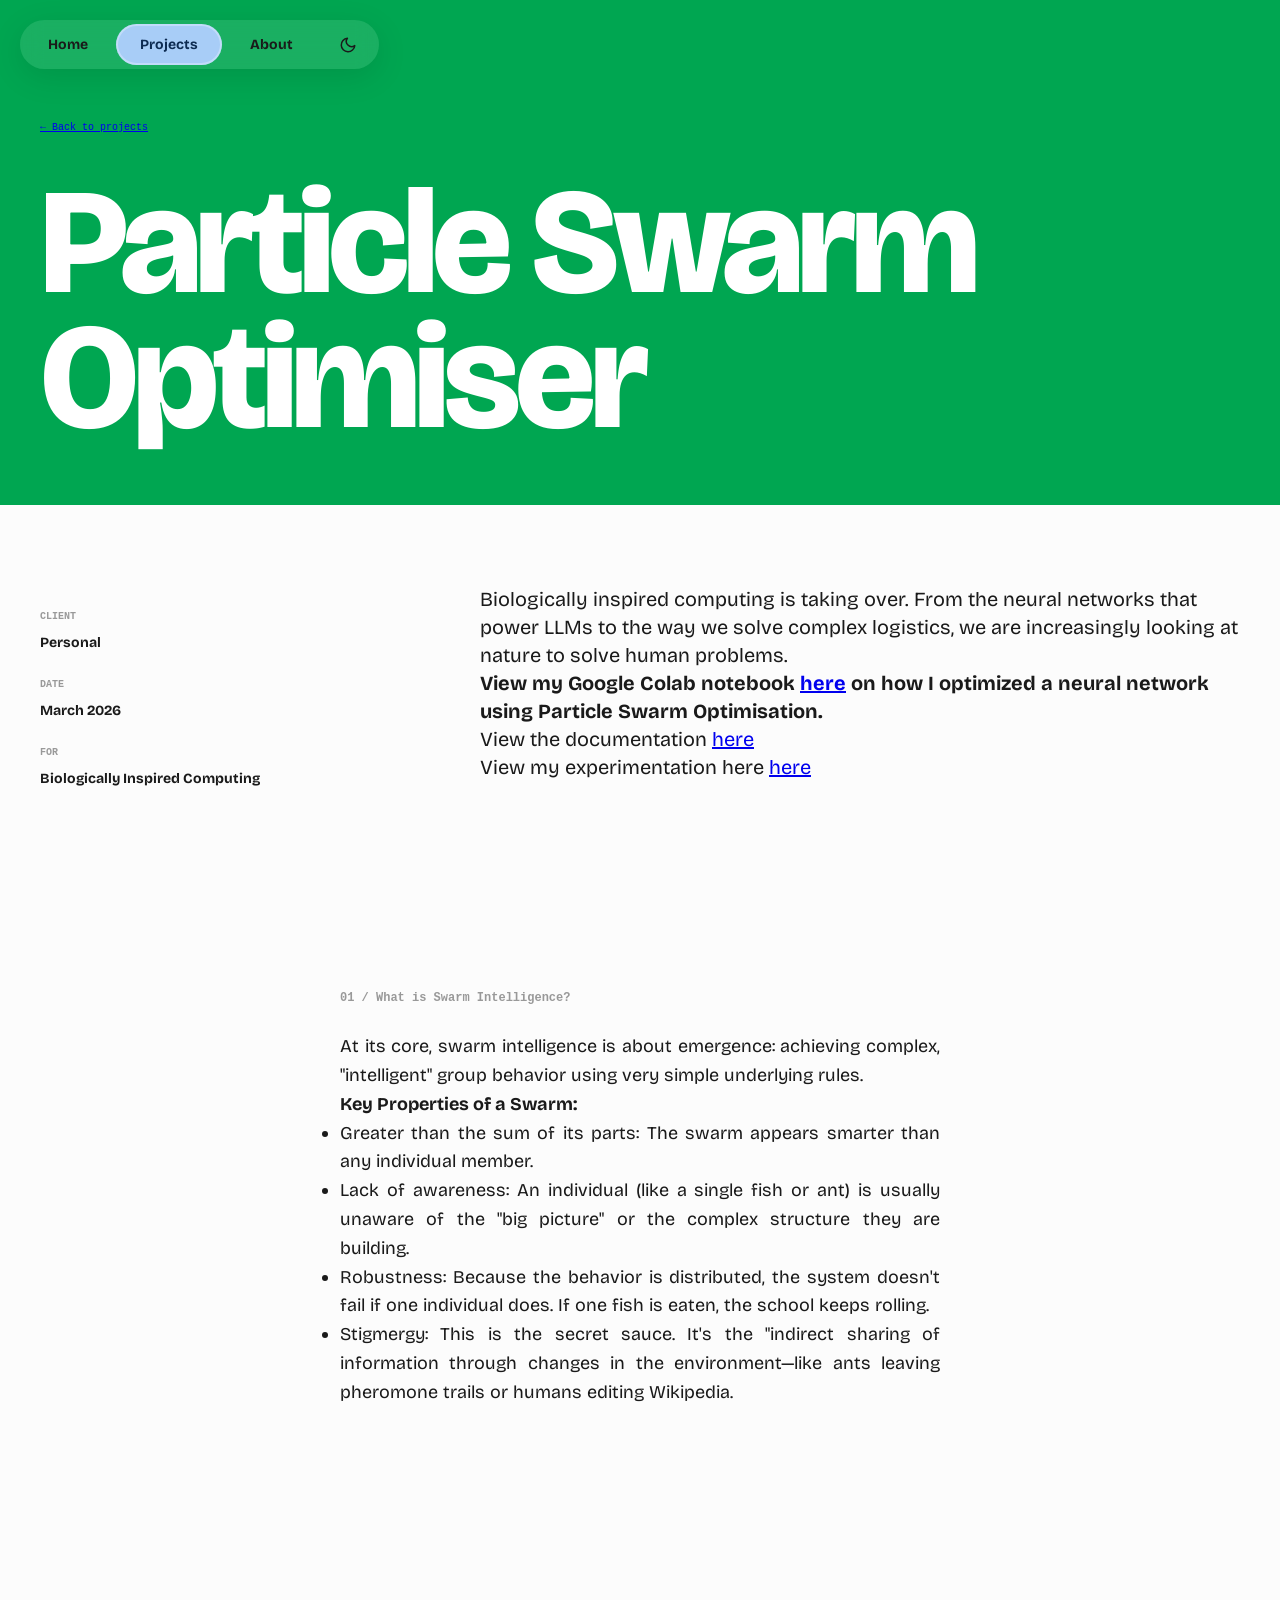
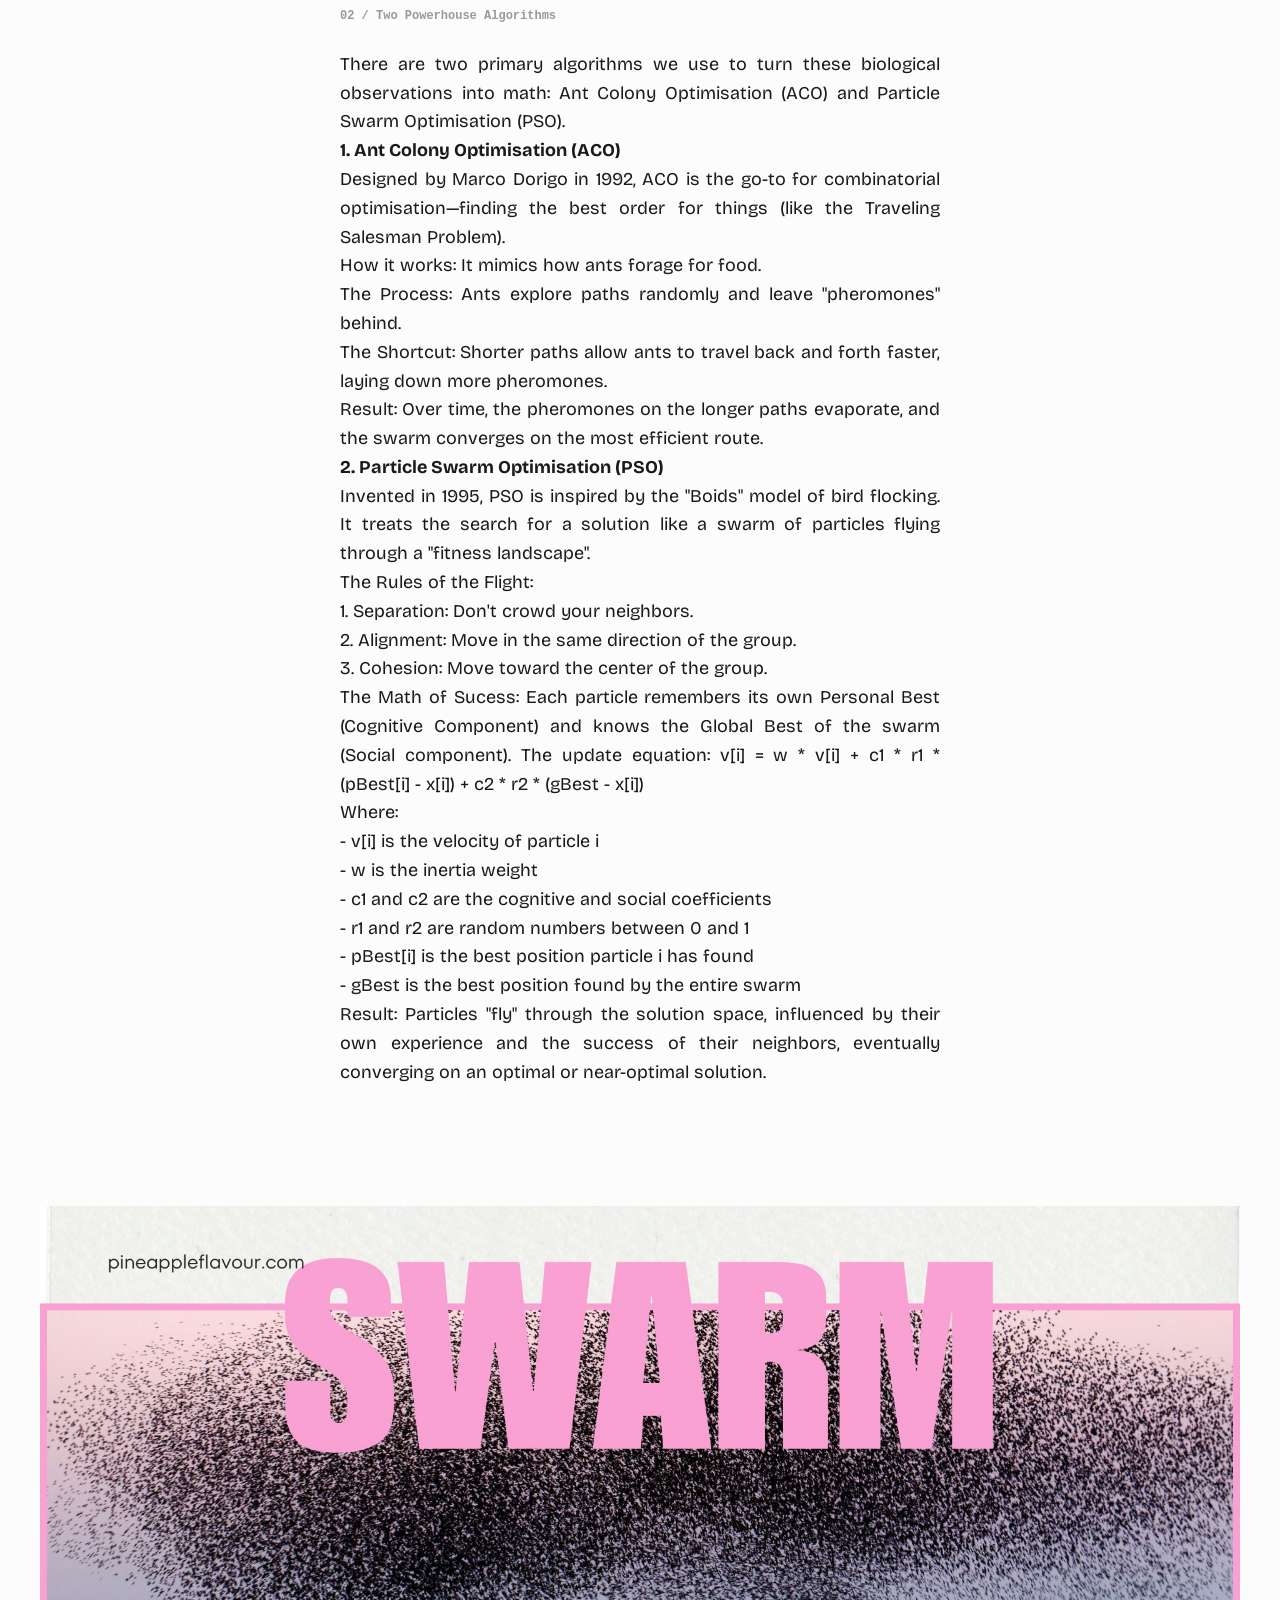
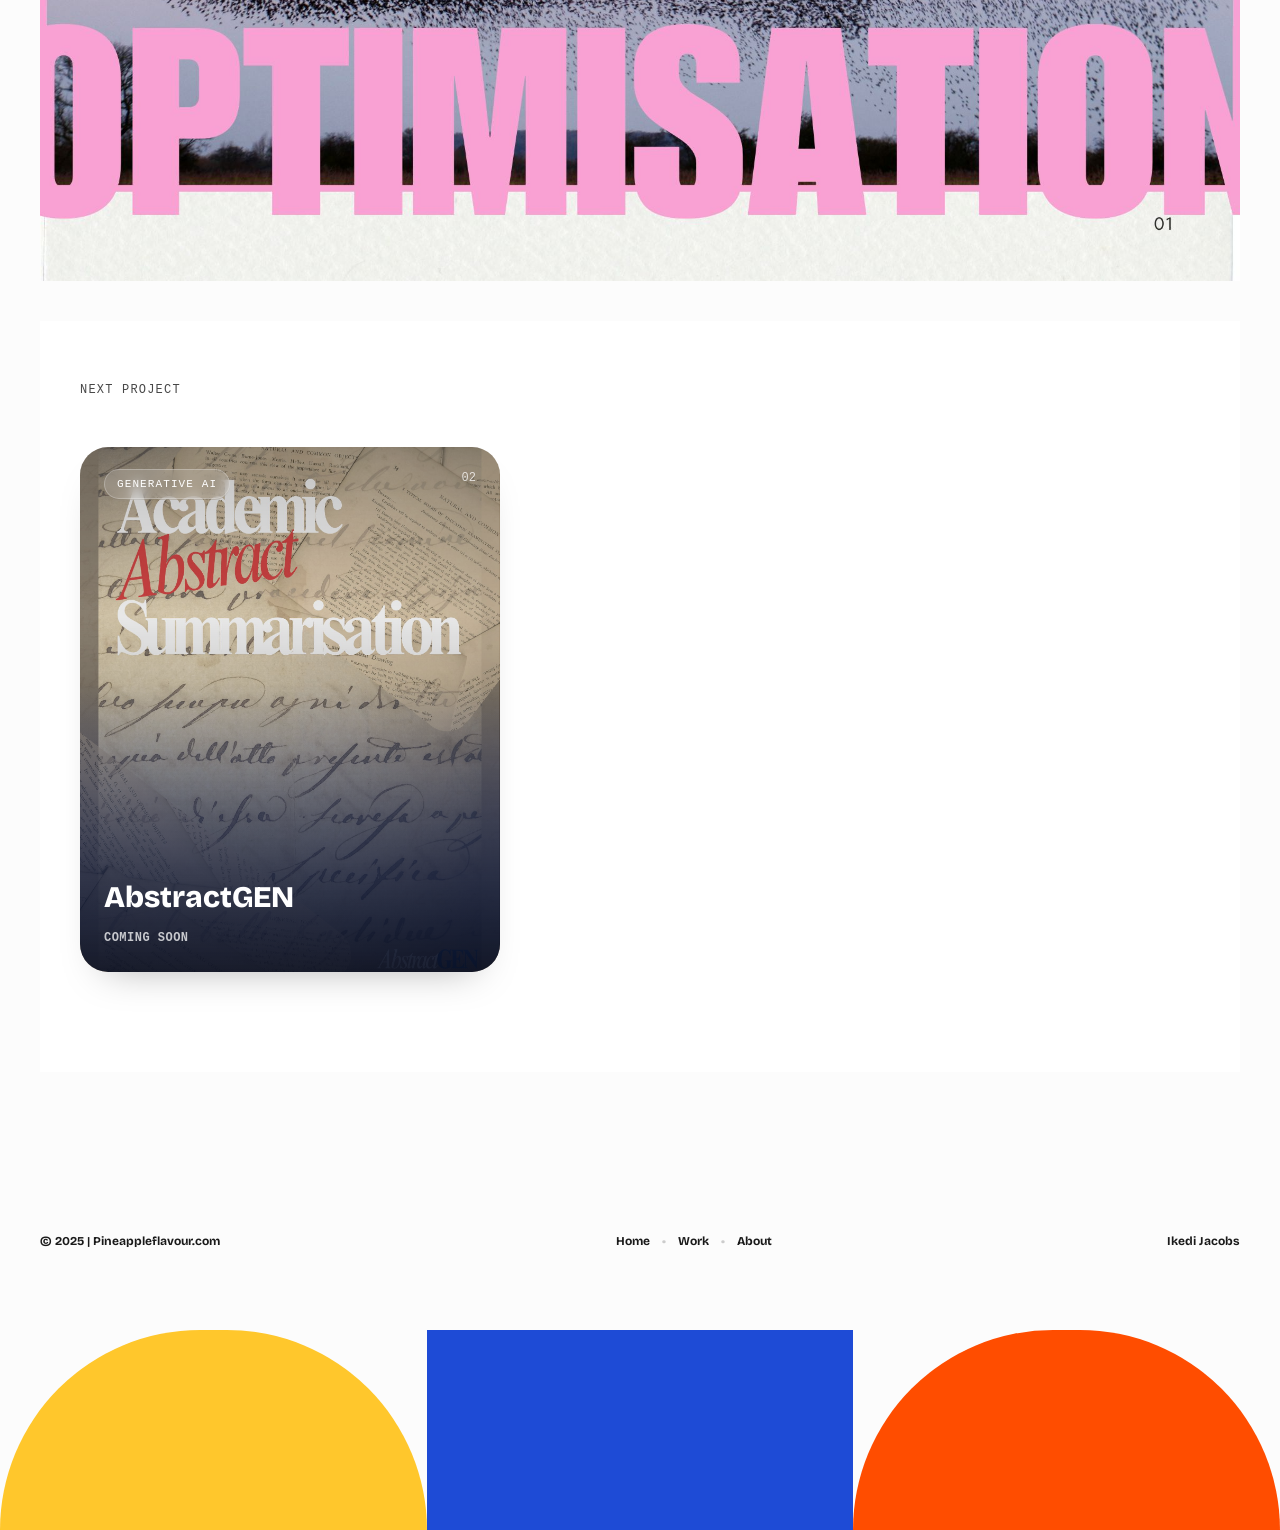
<file: pso/index.html>
<!DOCTYPE html>
<html lang="en">

<head>
    <meta charset="UTF-8">
    <meta name="viewport" content="width=device-width, initial-scale=1.0">
    <title>Particle Swarm Optimiser | Project</title>
    <script>
        (function() {
            const savedTheme = localStorage.getItem('theme');
            if (savedTheme === 'dark' || (!savedTheme && window.matchMedia('(prefers-color-scheme: dark)').matches)) {
                document.documentElement.classList.add('dark-mode');
            }
        })();
    </script>
    <link rel="stylesheet" href="/style.css">
    <link rel="preconnect" href="https://fonts.googleapis.com">
    <link rel="preconnect" href="https://fonts.gstatic.com" crossorigin>
    <link
        href="https://fonts.googleapis.com/css2?family=Ancizar+Serif:ital,wght@0,300..900;1,300..900&family=Bricolage+Grotesque:opsz,wght@12..96,200..800&display=swap"
        rel="stylesheet">
    <style>
        .p-hero {
            background-color: var(--accent-green);
            padding: 120px 40px 60px;
            color: #fff;
        }

        .p-header-top {
            font-family: var(--font-mono);
            font-size: 10px;
            margin-bottom: 40px;
        }

        .p-title {
            font-size: clamp(60px, 12vw, 150px);
            font-weight: 900;
            line-height: 0.9;
            letter-spacing: -0.04em;
        }

        .p-info-section {
            display: grid;
            grid-template-columns: 1fr 2fr;
            padding: 80px 40px;
            gap: 60px;
            background-color: var(--bg-color);
        }

        .p-details-list h4 {
            font-size: 10px;
            font-family: var(--font-mono);
            color: #999;
            text-transform: uppercase;
            margin-bottom: 8px;
            margin-top: 24px;
        }

        .p-details-list p {
            font-size: 14px;
            font-weight: 700;
        }

        .p-intro-text {
            font-size: 20px;
            line-height: 1.4;
        }

        .p-full-img {
            width: 100%;
            height: auto;
            display: block;
        }

        .p-media-grid {
            padding: 40px;
            display: grid;
            gap: 40px;
        }

        .p-text-block {
            max-width: 600px;
            margin: 80px auto;
            font-size: 18px;
            line-height: 1.6;
            text-align: justify;
        }

        .p-text-block h3 {
            font-family: var(--font-mono);
            font-size: 12px;
            color: #999;
            margin-bottom: 24px;
        }
    </style>
</head>

<body class="page-projects">
    <header class="header">
        <nav class="nav">
            <a href="/" class="nav-pill">Home</a>
            <a href="/work/" class="nav-pill active">Projects</a>
            <a href="/about/" class="nav-pill">About</a>
        </nav>
    </header>

    <main>
        <section class="p-hero">
            <div class="p-header-top"><a href="/work/">← Back to projects</a></div>
            <h1 class="p-title">Particle Swarm<br>Optimiser</h1>
        </section>

        <section class="p-info-section">
            <div class="p-details-list">
                <h4>Client</h4>
                <p>Personal</p>
                <h4>Date</h4>
                <p>March 2026</p>
                <h4>For</h4>
                <p>Biologically Inspired Computing</p>
            </div>
            <div class="p-intro-text">
                <p> Biologically inspired computing is taking over. From the neural networks that power LLMs to the way
                    we solve complex
                    logistics, we are increasingly looking at nature to solve human problems.
                    <br>
                    <b>View my Google Colab notebook <a
                            href="https://colab.research.google.com/drive/1OZqH2EvA9b3VhkhPZVH43je7ntp1_nZ-?usp=sharing">
                            here</a> on how
                        I optimized a neural network using Particle Swarm Optimisation.</b>
                    <br>View the documentation <a
                        href="https://drive.google.com/file/d/1O-I8R0fBW4_09KJjXqM1ZnASrec0Y3Tz/view?usp=sharing">here</a>
                    <br>
                    View my experimentation here <a
                        href="https://docs.google.com/spreadsheets/d/1op37C4s6zhl-ryV8RpxKvXbzCYOoE7A_/edit?usp=sharing&ouid=106611128840363346579&rtpof=true&sd=true">here</a>
                </p>
            </div>
        </section>

        <section class="p-media-grid">
            <div class="p-text-block">
                <h3>01 / What is Swarm Intelligence?</h3>
                <p>At its core, swarm intelligence is about emergence: achieving complex, "intelligent" group behavior
                    using very simple
                    underlying rules.

                <h4>Key Properties of a Swarm:</h4>
                <ul>
                    <li>Greater than the sum of its parts: The swarm appears smarter than any individual member.</li>
                    <li>Lack of awareness: An individual (like a single fish or ant) is usually unaware of the "big
                        picture"
                        or the complex structure they are building.</li>
                    <li>Robustness: Because the behavior is distributed, the system doesn't fail if one individual does.
                        If
                        one fish is eaten, the school keeps rolling.</li>
                    <li>Stigmergy: This is the secret sauce. It's the "indirect sharing of information through changes
                        in the
                        environment—like ants leaving pheromone trails or humans editing Wikipedia.</li>
                </ul>
            </div>

            <div class="p-text-block">
                <h3>02 / Two Powerhouse Algorithms</h3>
                <p>There are two primary algorithms we use to turn these biological observations into math: Ant Colony
                    Optimisation (ACO) and
                    Particle Swarm Optimisation (PSO).

                <h4>1. Ant Colony Optimisation (ACO)</h4>
                Designed by Marco Dorigo in 1992, ACO is the go-to for combinatorial optimisation—finding the best order
                for things (like the Traveling Salesman Problem).<br>
                How it works: It mimics how ants forage for food. <br>
                The Process: Ants explore paths randomly and leave "pheromones" behind.<br>
                The Shortcut: Shorter paths allow ants to travel back and forth faster, laying down more pheromones.<br>
                Result: Over time, the pheromones on the longer paths evaporate, and the swarm converges on the most
                efficient route.<br>

                <h4>2. Particle Swarm Optimisation (PSO)</h4>
                Invented in 1995, PSO is inspired by the "Boids" model of bird flocking. It treats the search for a
                solution like a swarm of particles flying
                through a "fitness landscape". <br>
                The Rules of the Flight: <br>
                1. Separation: Don't crowd your neighbors.<br>
                2. Alignment: Move in the same direction of the group.<br>
                3. Cohesion: Move toward the center of the group.<br>

                The Math of Sucess: Each particle remembers its own Personal Best (Cognitive Component) and knows the
                Global Best of the swarm (Social component).
                The update equation: v[i] = w * v[i] + c1 * r1 * (pBest[i] - x[i]) + c2 * r2 * (gBest - x[i])<br>
                Where: <br>
                - v[i] is the velocity of particle i<br>
                - w is the inertia weight<br>
                - c1 and c2 are the cognitive and social coefficients<br>
                - r1 and r2 are random numbers between 0 and 1<br>
                - pBest[i] is the best position particle i has found<br>
                - gBest is the best position found by the entire swarm<br>
                Result: Particles "fly" through the solution space, influenced by their own experience and the success
                of their neighbors,
                eventually converging on an optimal or near-optimal solution.

                </p>
            </div>

            <img src="/assets/swarm-optimisation-full.jpg" alt="Swarm" class="p-full-img">

            <section class="projects-list" style="padding: 60px 40px 100px;">
                <p class="section-label">NEXT PROJECT</p>
                <div class="project-grid" style="grid-template-columns: minmax(280px, 420px); padding: 24px 0 0;">
                    <div class="project-card is-disabled" data-category="generative-ai" style="--card-accent: var(--accent-blue)" tabindex="0">
                        <div class="project-card-media" style="background-image: url(&quot;/assets/abstractGEN.jpg&quot;)"></div>
                        <div class="project-card-overlay"></div>
                        <div class="project-card-top">
                            <span class="project-card-tag">Generative AI</span>
                            <span class="project-card-index">02</span>
                        </div>
                        <div class="project-card-body">
                            <h2 class="project-card-title">AbstractGEN</h2>
                            <p class="project-card-desc">Investigation and evaluation of the performance of large language models for text summarization of scientific papers.</p>
                            <span class="project-card-link">Coming soon</span>
                        </div>
                    </div>
                </div>
            </section>
        </section>
    </main>

    <footer class="footer">
        <div class="footer-top">
            <div class="copyright">© 2025 | Pineappleflavour.com</div>
            <nav class="footer-nav">
                <a href="/">Home</a>
                <span class="dot">•</span>
                <a href="/work/">Work</a>
                <span class="dot">•</span>
                <a href="/about/">About</a>
            </nav>
            <div class="footer-name">Ikedi Jacobs</div>
        </div>
        <div class="footer-shapes">
            <div class="shape yellow"></div>
            <div class="shape blue"></div>
            <div class="shape orange"></div>
        </div>
    </footer>
    <script src="/main.js"></script>
</body>

</html>
</file>
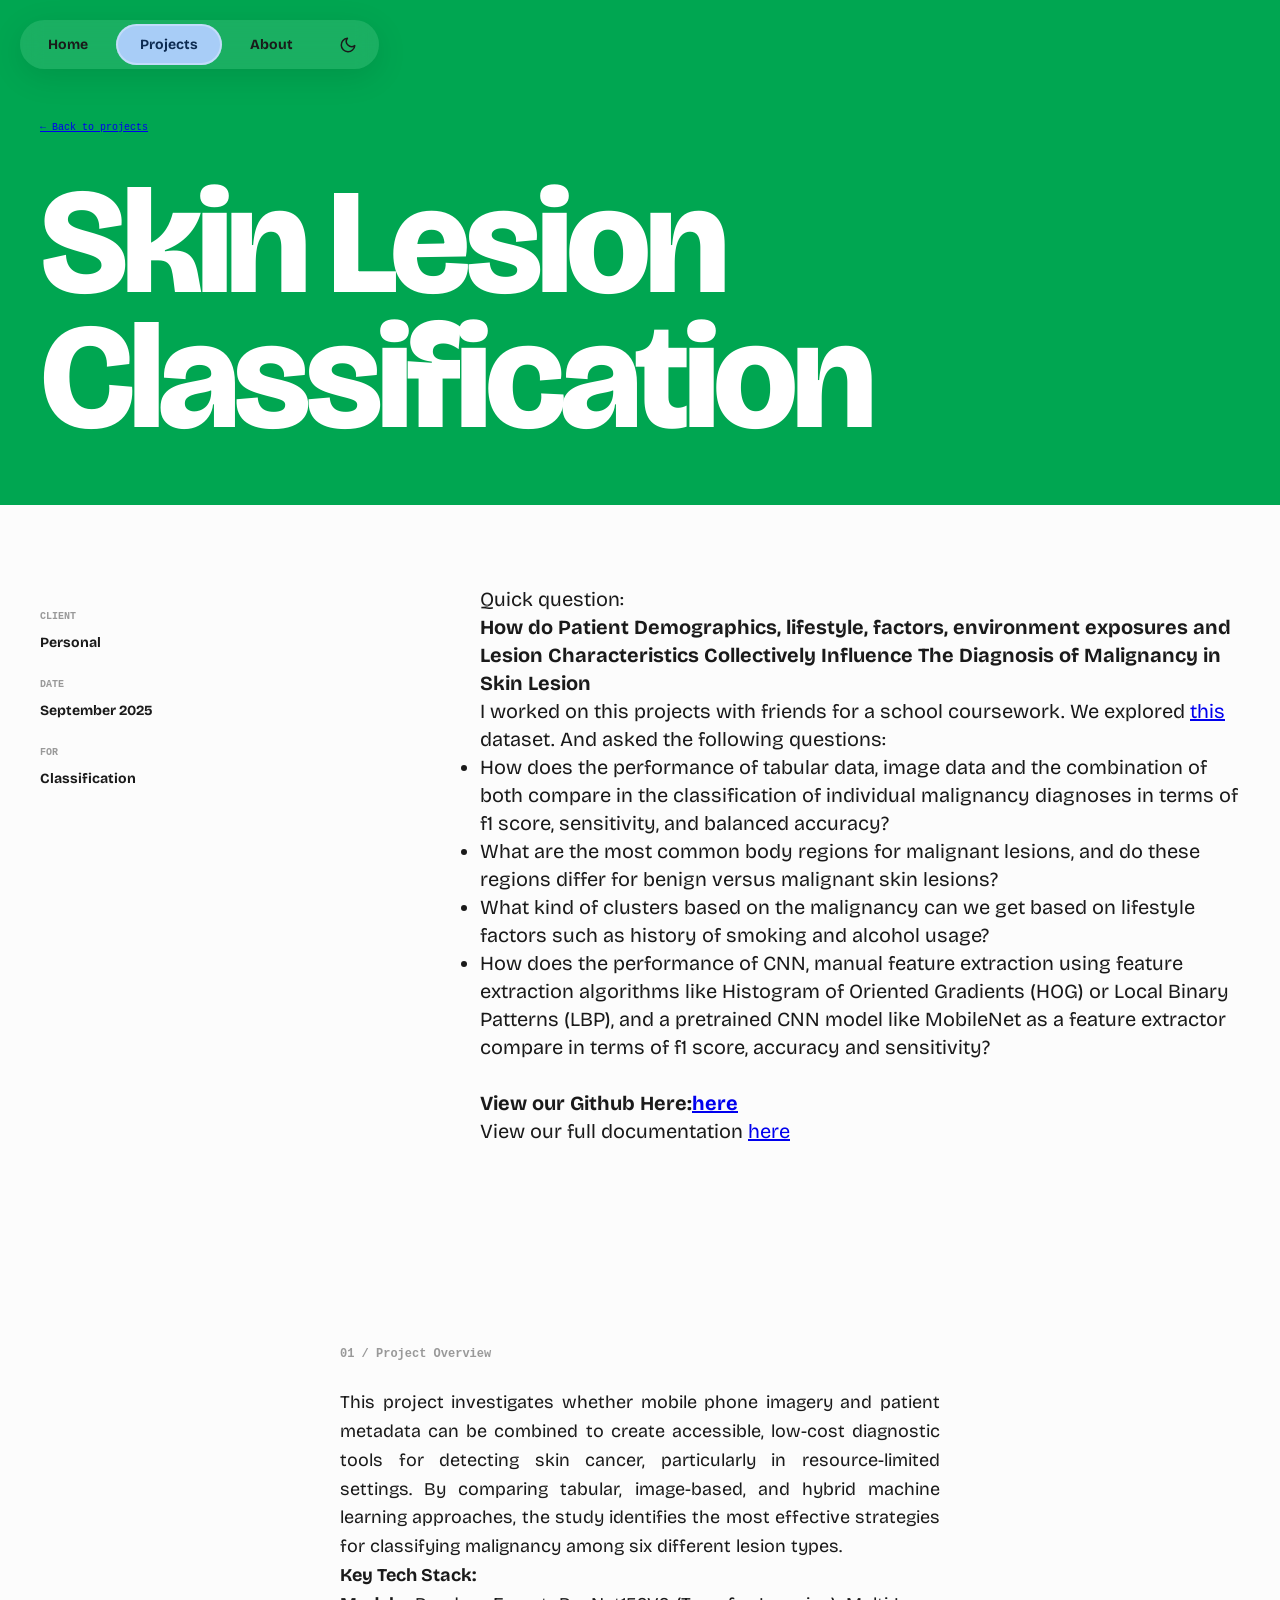
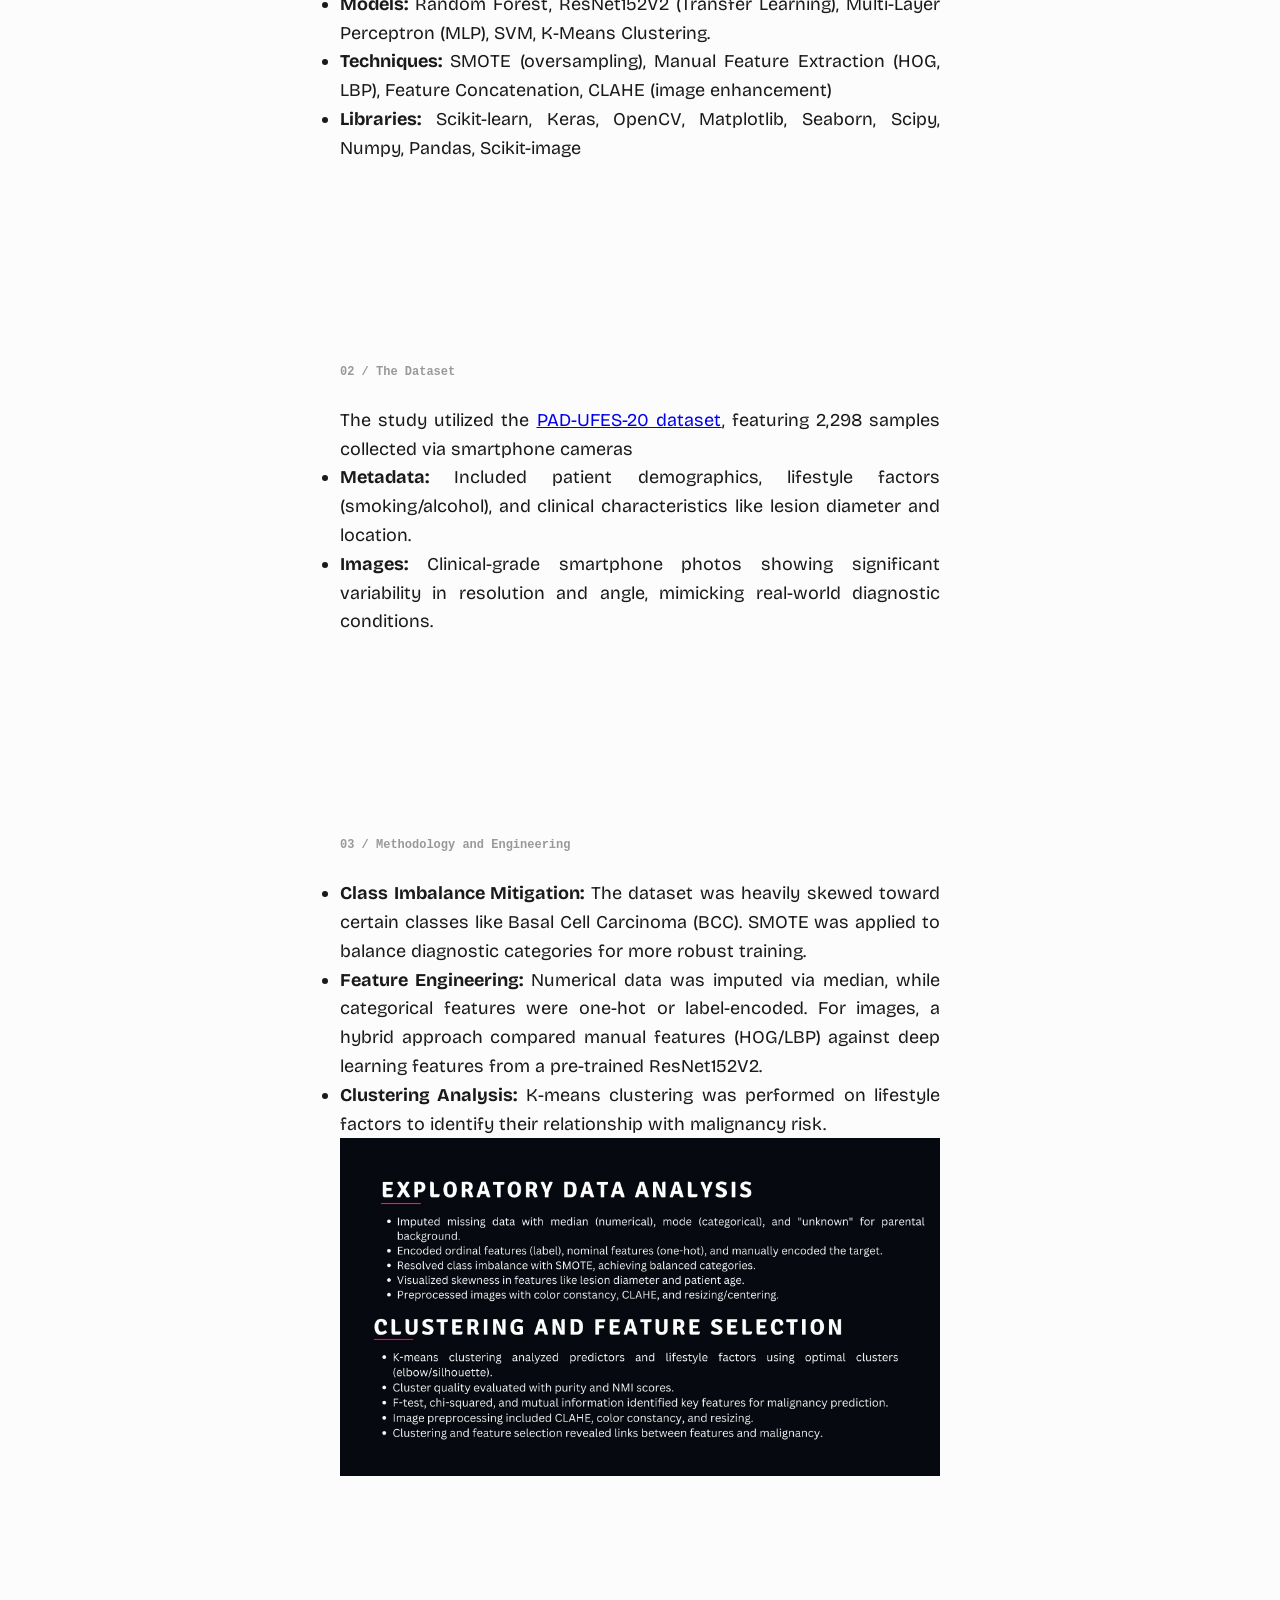
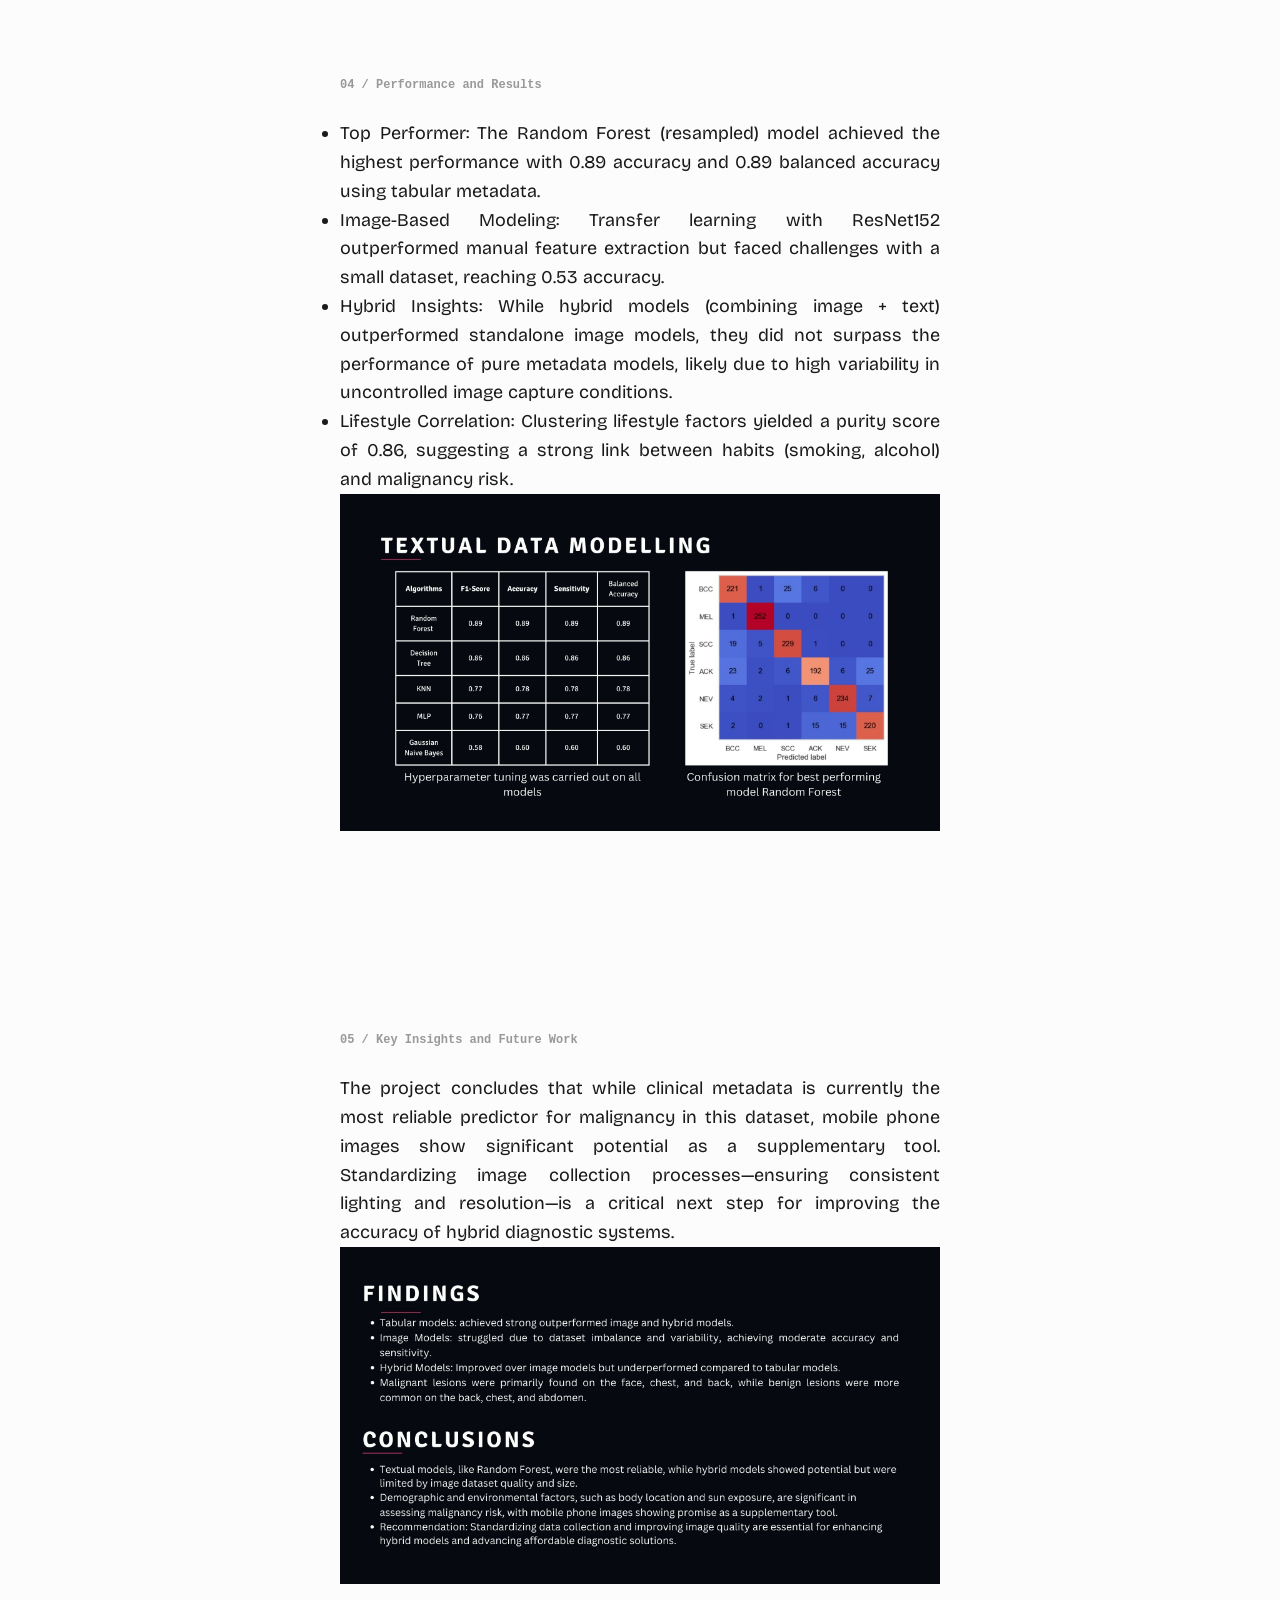
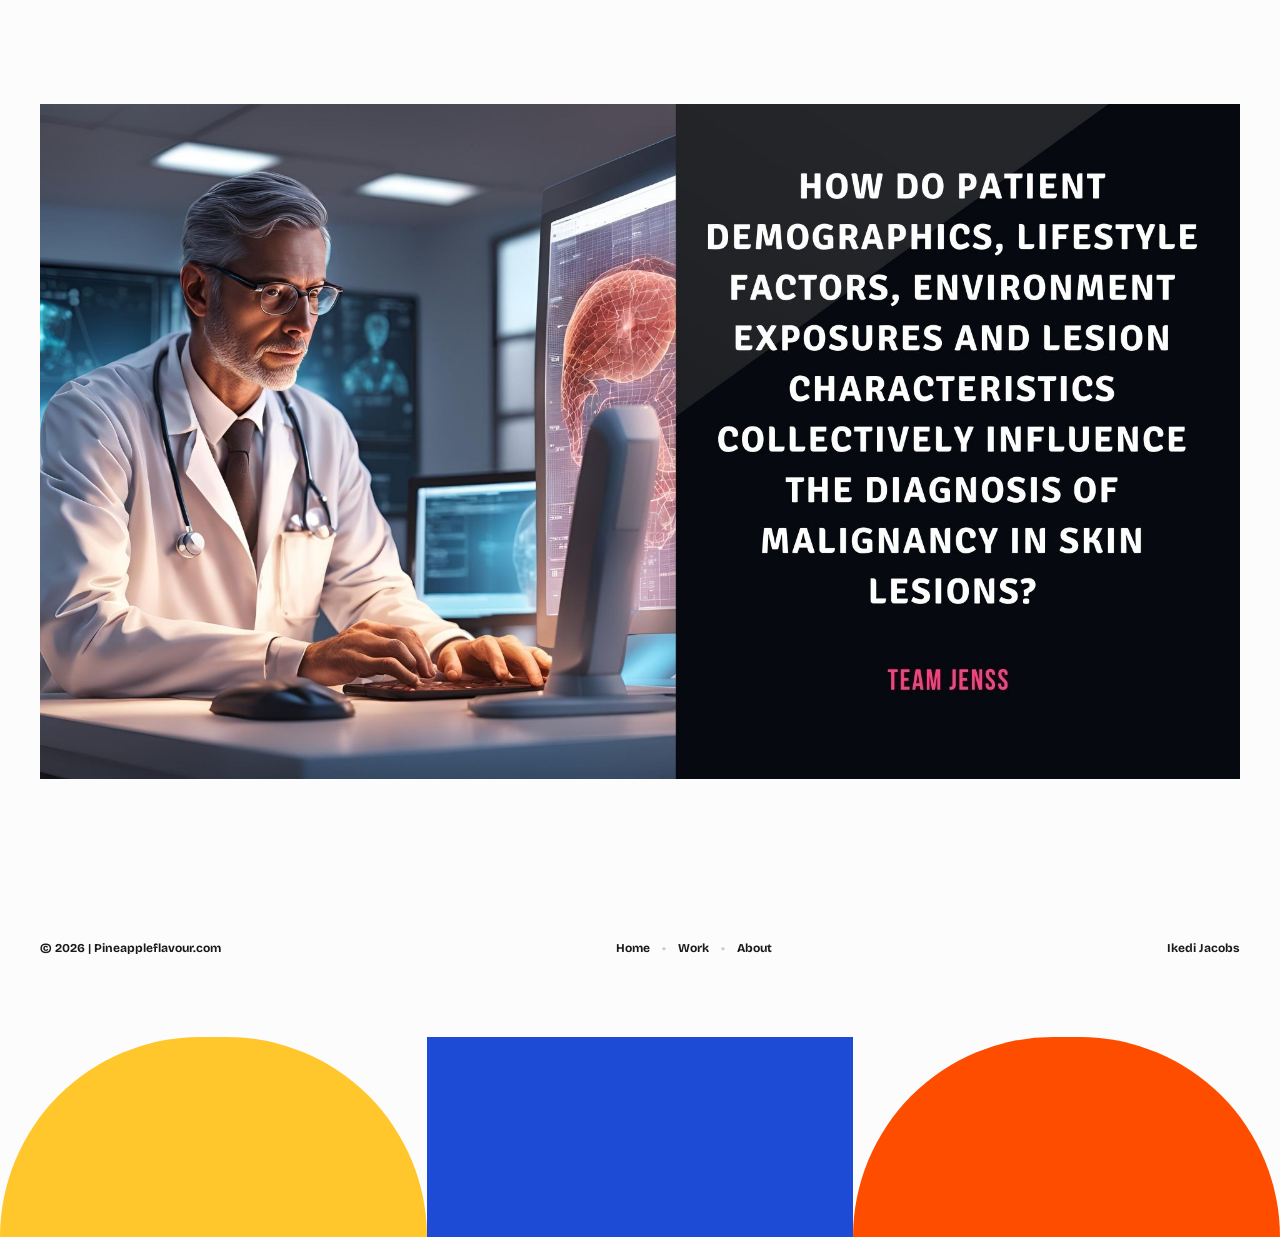
<file: skin-lesion/index.html>
<!DOCTYPE html>
<html lang="en">

<head>
    <meta charset="UTF-8">
    <meta name="viewport" content="width=device-width, initial-scale=1.0">
    <title>Skin Lesion Classification | Project</title>
    <script>
        (function() {
            const savedTheme = localStorage.getItem('theme');
            if (savedTheme === 'dark' || (!savedTheme && window.matchMedia('(prefers-color-scheme: dark)').matches)) {
                document.documentElement.classList.add('dark-mode');
            }
        })();
    </script>
    <link rel="stylesheet" href="/style.css">
    <link rel="preconnect" href="https://fonts.googleapis.com">
    <link rel="preconnect" href="https://fonts.gstatic.com" crossorigin>
    <link
        href="https://fonts.googleapis.com/css2?family=Ancizar+Serif:ital,wght@0,300..900;1,300..900&family=Bricolage+Grotesque:opsz,wght@12..96,200..800&display=swap"
        rel="stylesheet">
    <style>
        .p-hero {
            background-color: var(--accent-green);
            padding: 120px 40px 60px;
            color: #fff;
        }

        .p-header-top {
            font-family: var(--font-mono);
            font-size: 10px;
            margin-bottom: 40px;
        }

        .p-title {
            font-size: clamp(60px, 12vw, 150px);
            font-weight: 900;
            line-height: 0.9;
            letter-spacing: -0.04em;
        }

        .p-info-section {
            display: grid;
            grid-template-columns: 1fr 2fr;
            padding: 80px 40px;
            gap: 60px;
            background-color: var(--bg-color);
        }

        .p-details-list h4 {
            font-size: 10px;
            font-family: var(--font-mono);
            color: #999;
            text-transform: uppercase;
            margin-bottom: 8px;
            margin-top: 24px;
        }

        .p-details-list p {
            font-size: 14px;
            font-weight: 700;
        }

        .p-intro-text {
            font-size: 20px;
            line-height: 1.4;
        }

        .p-full-img {
            width: 100%;
            height: auto;
            display: block;
        }

        .p-media-grid {
            padding: 40px;
            display: grid;
            gap: 40px;
        }

        .p-text-block {
            max-width: 600px;
            margin: 80px auto;
            font-size: 18px;
            line-height: 1.6;
            text-align: justify;
        }

        .p-text-block h3 {
            font-family: var(--font-mono);
            font-size: 12px;
            color: #999;
            margin-bottom: 24px;
        }
    </style>
</head>

<body class="page-projects">
    <header class="header">
        <nav class="nav">
            <a href="/" class="nav-pill">Home</a>
            <a href="/work/" class="nav-pill active">Projects</a>
            <a href="/about/" class="nav-pill">About</a>
        </nav>
    </header>

    <main>
        <section class="p-hero">
            <div class="p-header-top"><a href="/work/">← Back to projects</a></div>
            <h1 class="p-title">Skin Lesion Classification</h1>
        </section>

        <section class="p-info-section">
            <div class="p-details-list">
                <h4>Client</h4>
                <p>Personal</p>
                <h4>Date</h4>
                <p>September 2025</p>
                <h4>For</h4>
                <p>Classification</p>
            </div>
            <div class="p-intro-text">
                <p> Quick question: <br> <b>How do Patient Demographics, lifestyle, factors, environment exposures and
                        Lesion Characteristics Collectively Influence The Diagnosis of Malignancy in Skin Lesion</b>
                    <br>
                    I worked on this projects with friends for a school coursework. We explored <a
                        href="https://www.kaggle.com/datasets/mahdavi1202/skin-cancer">this</a> dataset.
                    And asked the following questions:
                <ul>
                    <li>How does the performance of tabular data, image data and the combination of both compare in the
                        classification of individual
                        malignancy diagnoses in terms of f1 score, sensitivity, and balanced accuracy?</li>
                    <li>What are the most common body regions for malignant lesions, and do these regions differ for
                        benign
                        versus malignant skin lesions?</li>
                    <li>What kind of clusters based on the malignancy can we get based on lifestyle factors such as
                        history of
                        smoking and alcohol usage?</li>
                    <li>How does the performance of CNN, manual feature extraction using feature extraction algorithms
                        like
                        Histogram of Oriented Gradients (HOG) or Local Binary Patterns (LBP), and a pretrained CNN model
                        like MobileNet as a feature extractor compare in terms of f1 score, accuracy and sensitivity?
                    </li>
                </ul>
                <br>
                <b>View our Github Here:<a
                        href="https://github.com/dmml-heriot-watt-2024-25/group-coursework-jenss">here</a></b>
                <br>View our full documentation <a
                    href="https://drive.google.com/file/d/15D-xz4kxICz4Xpq3kqgDN_EoAuM4TENO/view?usp=sharing">here</a>
                <br>
                </p>
            </div>
        </section>

        <section class="p-media-grid">
            <div class="p-text-block">
                <h3>01 / Project Overview</h3>
                <p>
                    This project investigates whether mobile phone imagery and patient metadata can be combined to
                    create accessible,
                    low-cost diagnostic tools for detecting skin cancer, particularly in resource-limited settings. By
                    comparing tabular,
                    image-based, and hybrid machine learning approaches, the study identifies the most effective
                    strategies for classifying
                    malignancy among six different lesion types.
                </p>

                <h4>Key Tech Stack:</h4>
                <ul>
                    <li><b>Models:</b> Random Forest, ResNet152V2 (Transfer Learning), Multi-Layer Perceptron (MLP),
                        SVM, K-Means Clustering.</li>
                    <li><b>Techniques:</b> SMOTE (oversampling), Manual Feature Extraction (HOG, LBP), Feature
                        Concatenation, CLAHE (image enhancement)</li>
                    <li><b>Libraries:</b> Scikit-learn, Keras, OpenCV, Matplotlib, Seaborn, Scipy, Numpy, Pandas,
                        Scikit-image</li>
                </ul>
            </div>

            <div class="p-text-block">
                <h3>02 / The Dataset</h3>
                <p> The study utilized the <a href="https://www.kaggle.com/datasets/mahdavi1202/skin-cancer">PAD-UFES-20
                        dataset</a>, featuring 2,298 samples collected via smartphone cameras
                    <br>
                <ul>
                    <li><b>Metadata:</b> Included patient demographics, lifestyle factors (smoking/alcohol), and
                        clinical characteristics like lesion diameter and location.</li>
                    <li><b>Images:</b> Clinical-grade smartphone photos showing significant variability in resolution
                        and angle, mimicking real-world diagnostic conditions.</li>
                </ul>
                </p>
            </div>

            <div class="p-text-block">
                <h3>03 / Methodology and Engineering</h3>
                <p>
                <ul>
                    <li><b>Class Imbalance Mitigation:</b> The dataset was heavily skewed toward certain classes like
                        Basal Cell Carcinoma (BCC). SMOTE was applied to balance diagnostic categories for more robust
                        training.</li>
                    <li><b>Feature Engineering:</b> Numerical data was imputed via median, while categorical features
                        were one-hot or label-encoded. For images, a hybrid approach compared manual features (HOG/LBP)
                        against deep learning features from a pre-trained ResNet152V2.</li>
                    <li><b>Clustering Analysis:</b> K-means clustering was performed on lifestyle factors to identify
                        their relationship with malignancy risk.</li>
                </ul>
                <img src="/assets/skin_lesion_eda.jpg" alt="lesion" class="p-full-img">
                </p>
            </div>

            <div class="p-text-block">
                <h3>04 / Performance and Results</h3>
                <p>
                <ul>
                    <li>Top Performer: The Random Forest (resampled) model achieved the highest performance with 0.89
                        accuracy and 0.89 balanced accuracy using tabular metadata.</li>
                    <li>Image-Based Modeling: Transfer learning with ResNet152 outperformed manual feature extraction
                        but faced challenges with a small dataset, reaching 0.53 accuracy.</li>
                    <li>Hybrid Insights: While hybrid models (combining image + text) outperformed standalone image
                        models, they did not surpass the performance of pure metadata models, likely due to high
                        variability in uncontrolled image capture conditions.</li>
                    <li>Lifestyle Correlation: Clustering lifestyle factors yielded a purity score of 0.86, suggesting a
                        strong link between habits (smoking, alcohol) and malignancy risk.</li>
                </ul>
                </p>
                <img src="/assets/skin_lesion_results.jpg" alt="lesion" class="p-full-img">
            </div>

            <div class="p-text-block">
                <h3>05 / Key Insights and Future Work</h3>
                <p>
                    The project concludes that while clinical metadata is currently the most reliable predictor for
                    malignancy in
                    this dataset, mobile phone images show significant potential as a supplementary tool. Standardizing
                    image
                    collection processes—ensuring consistent lighting and resolution—is a critical next step for
                    improving
                    the accuracy of hybrid diagnostic systems.
                </p>
                <img src="/assets/skin_lesion_findings.jpg" alt="lesion" class="p-full-img">
            </div>

            <img src="/assets/skin_lesion.jpg" alt="lesion" class="p-full-img">

    </main>

    <footer class="footer">
        <div class="footer-top">
            <div class="copyright">© 2026 | Pineappleflavour.com</div>
            <nav class="footer-nav">
                <a href="/">Home</a>
                <span class="dot">•</span>
                <a href="/work/">Work</a>
                <span class="dot">•</span>
                <a href="/about/">About</a>
            </nav>
            <div class="footer-name">Ikedi Jacobs</div>
        </div>
        <div class="footer-shapes">
            <div class="shape yellow"></div>
            <div class="shape blue"></div>
            <div class="shape orange"></div>
        </div>
    </footer>
    <script src="/main.js"></script>
</body>

</html>
</file>
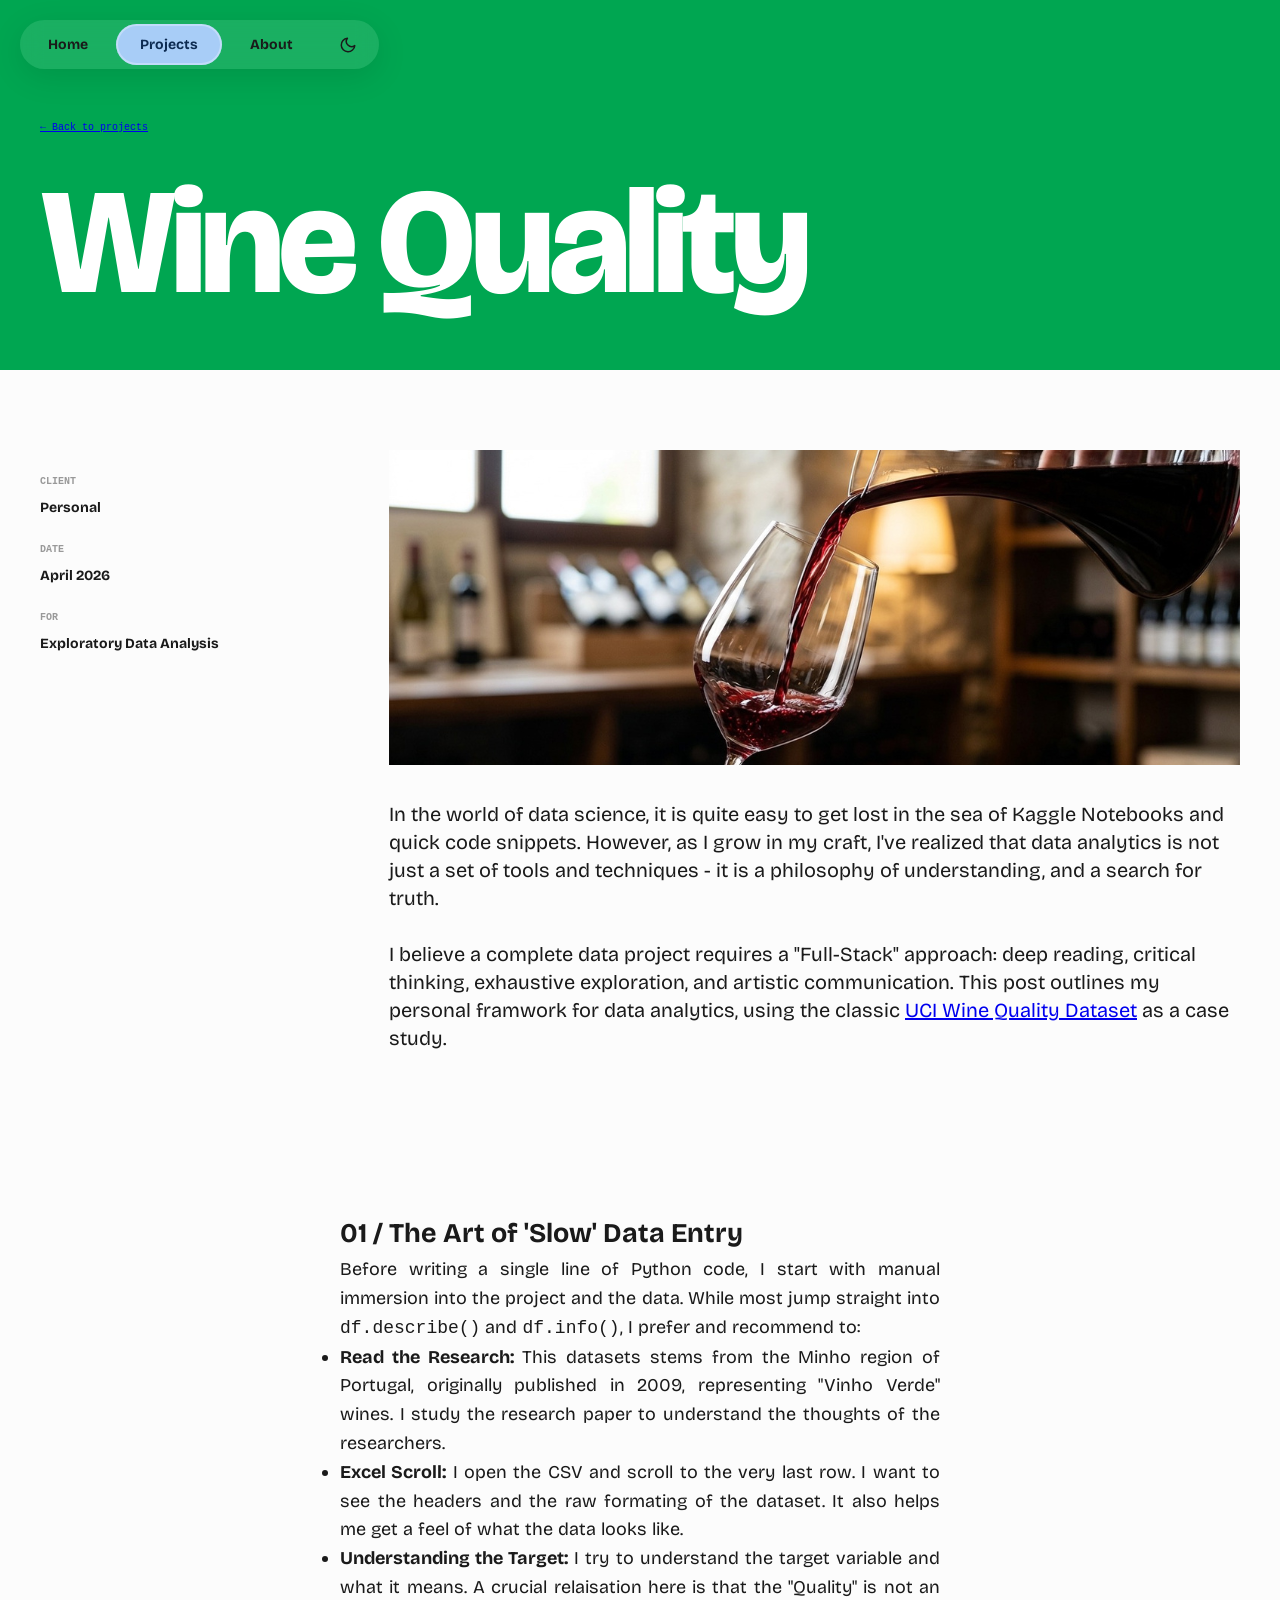
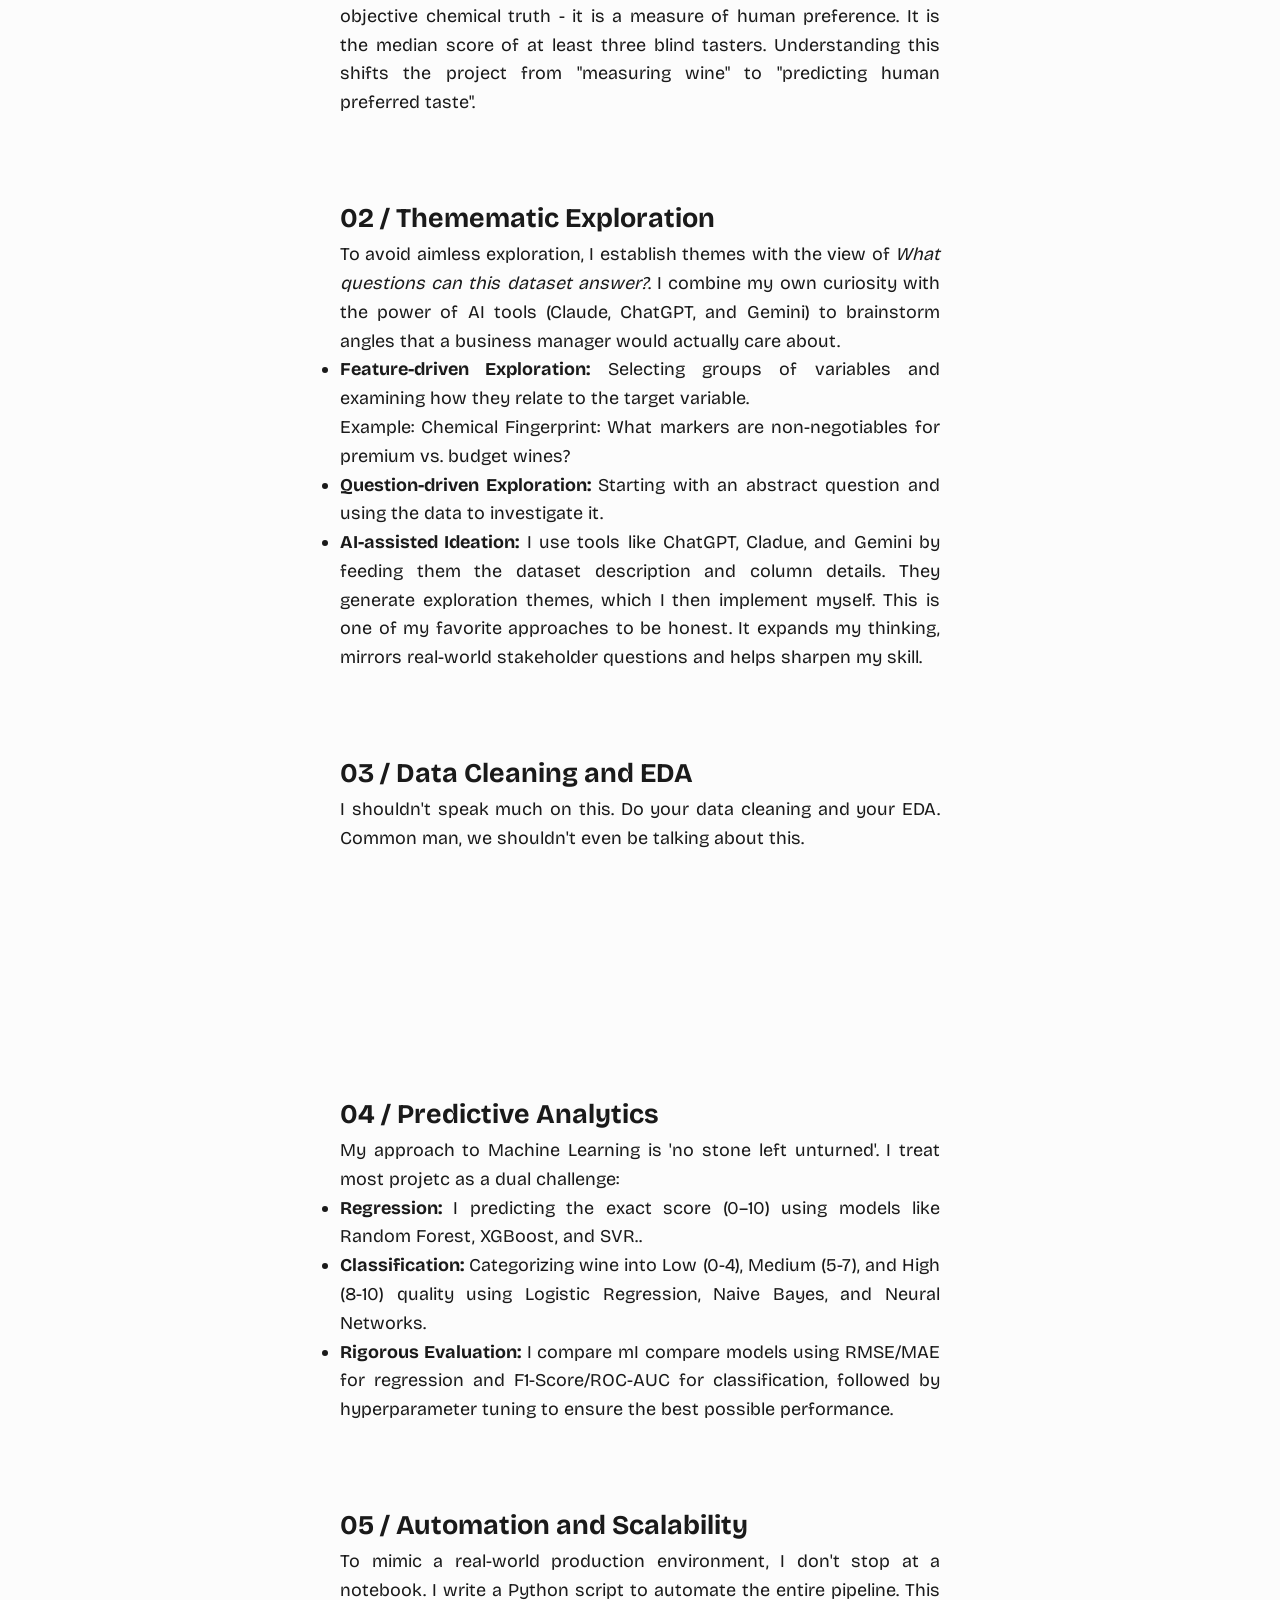
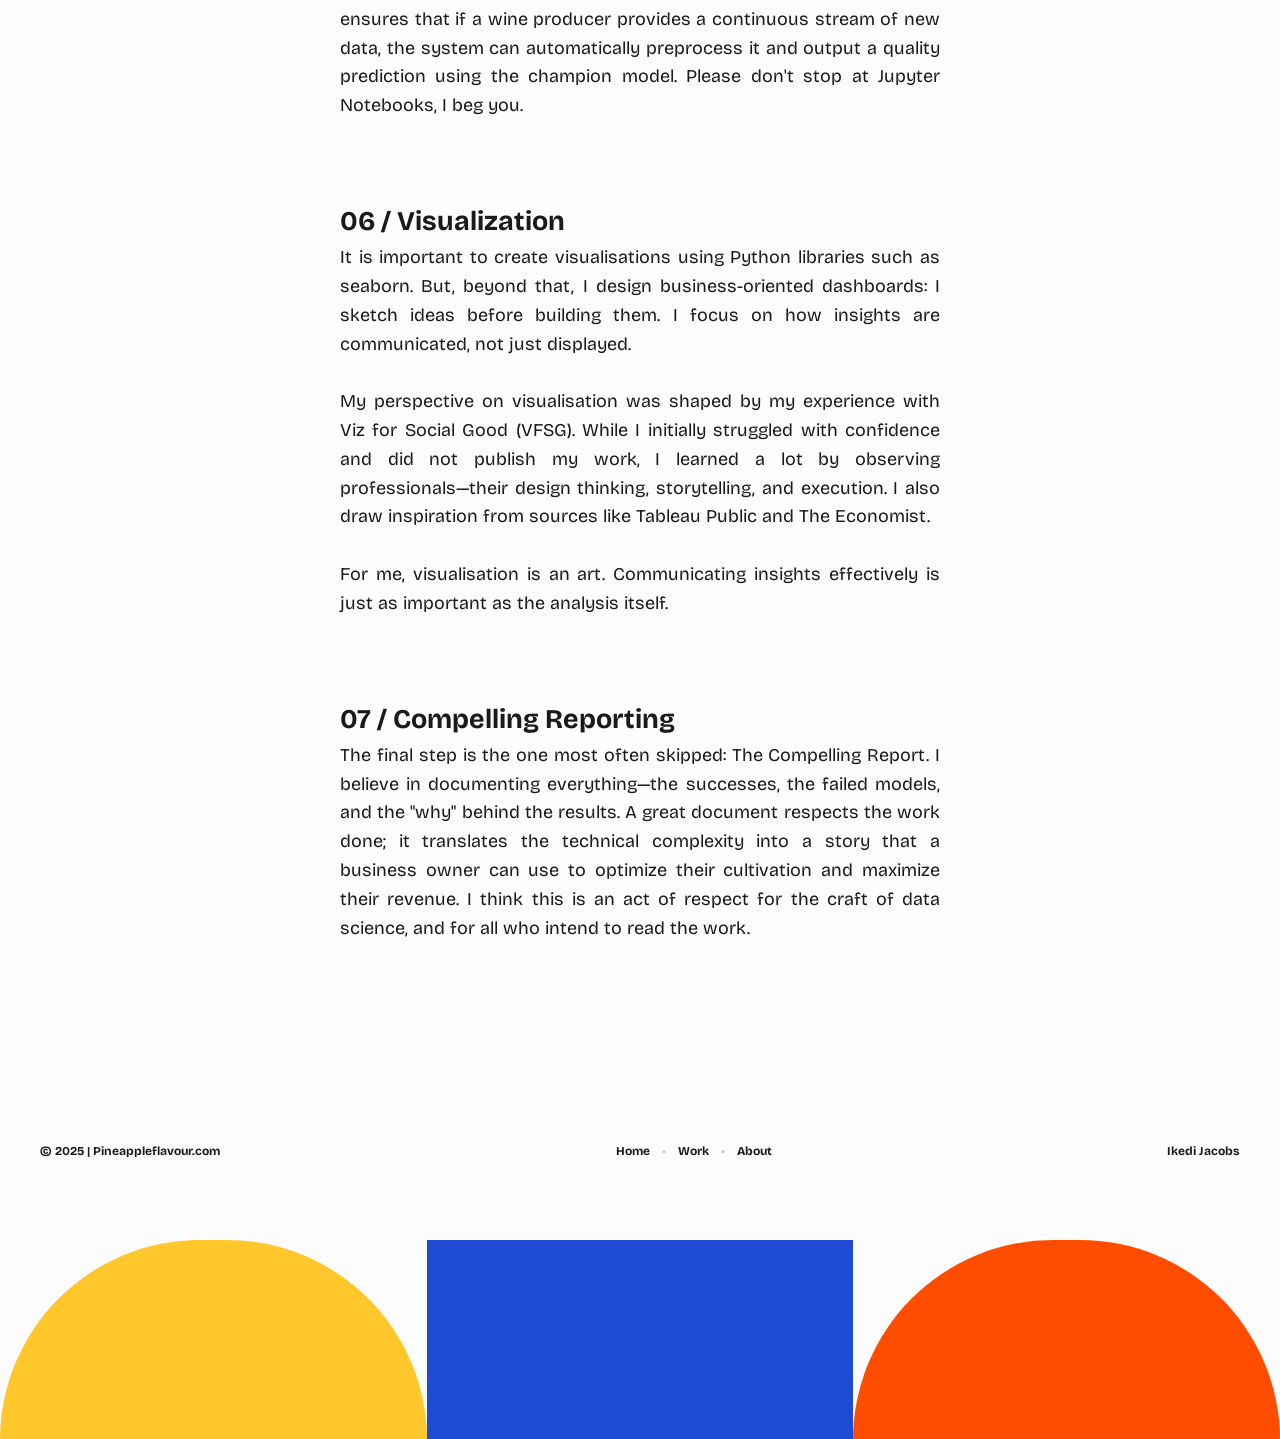
<file: wine-quality/index.html>
<!DOCTYPE html>
<html lang="en">

<head>
    <meta charset="UTF-8">
    <meta name="viewport" content="width=device-width, initial-scale=1.0">
    <title>Wine Quality | Project</title>
    <script>
        (function() {
            const savedTheme = localStorage.getItem('theme');
            if (savedTheme === 'dark' || (!savedTheme && window.matchMedia('(prefers-color-scheme: dark)').matches)) {
                document.documentElement.classList.add('dark-mode');
            }
        })();
    </script>
    <link rel="stylesheet" href="/style.css">
    <link rel="preconnect" href="https://fonts.googleapis.com">
    <link rel="preconnect" href="https://fonts.gstatic.com" crossorigin>
    <link
        href="https://fonts.googleapis.com/css2?family=Ancizar+Serif:ital,wght@0,300..900;1,300..900&family=Bricolage+Grotesque:opsz,wght@12..96,200..800&display=swap"
        rel="stylesheet">
    <style>
        .p-hero {
            background-color: var(--accent-green);
            padding: 120px 40px 60px;
            color: #fff;
        }

        .p-header-top {
            font-family: var(--font-mono);
            font-size: 10px;
            margin-bottom: 40px;
        }

        .p-title {
            font-size: clamp(60px, 12vw, 150px);
            font-weight: 900;
            line-height: 0.9;
            letter-spacing: -0.04em;
        }

        .p-info-section {
            display: grid;
            grid-template-columns: 1fr 2fr;
            padding: 80px 40px;
            gap: 60px;
            background-color: var(--bg-color);
        }

        .p-details-list h4 {
            font-size: 10px;
            font-family: var(--font-mono);
            color: #999;
            text-transform: uppercase;
            margin-bottom: 8px;
            margin-top: 24px;
        }

        .p-details-list p {
            font-size: 14px;
            font-weight: 700;
        }

        .p-intro-text {
            font-size: 20px;
            line-height: 1.4;
        }

        .p-full-img {
            width: 100%;
            height: auto;
            display: block;
        }

        .p-media-grid {
            padding: 40px;
            display: grid;
            gap: 40px;
        }

        .p-text-block {
            max-width: 600px;
            margin: 80px auto;
            font-size: 18px;
            line-height: 1.6;
            text-align: justify;
        }

        .p-text-block h3 {
            font-family: var(--font-mono);
            font-size: 12px;
            color: #999;
            margin-bottom: 24px;
        }
    </style>
</head>

<body class="page-projects">
    <header class="header">
        <nav class="nav">
            <a href="/" class="nav-pill">Home</a>
            <a href="/work/" class="nav-pill active">Projects</a>
            <a href="/about/" class="nav-pill">About</a>
        </nav>
    </header>

    <main>
        <section class="p-hero">
            <div class="p-header-top"><a href="/work/">← Back to projects</a></div>
            <h1 class="p-title">Wine Quality<br></h1>
        </section>

        <section class="p-info-section">
            <div class="p-details-list">
                <h4>Client</h4>
                <p>Personal</p>
                <h4>Date</h4>
                <p>April 2026</p>
                <h4>For</h4>
                <p>Exploratory Data Analysis</p>
            </div>
            <div class="p-intro-text">
                <p> <img src="/assets/header-winequality.png" alt="Wine Quality Header"> <br><br>
                    In the world of data science, it is quite easy to get lost in the sea of Kaggle Notebooks and
                    quick code snippets. However, as I grow in my craft, I've realized that data analytics is not just
                    a set of tools and techniques - it is a philosophy of understanding, and a search for truth.
                    <br><br>
                    I believe a complete data project requires a "Full-Stack" approach: deep reading, critical thinking,
                    exhaustive exploration, and artistic communication. This post outlines my personal framwork for data
                    analytics, using the classic <a href="https://archive.ics.uci.edu/ml/datasets/wine+quality">UCI Wine
                        Quality Dataset</a> as a case study.
                </p>
            </div>
        </section>

        <div class="p-text-block">
            <h2>01 / The Art of 'Slow' Data Entry</h2>
            <p>
                Before writing a single line of Python code, I start with manual immersion into the project and the
                data.
                While most jump straight into <code>df.describe()</code> and <code>df.info()</code>, I prefer and
                recommend to:
            <ul>
                <li><b>Read the Research:</b> This datasets stems from the Minho region of Portugal, originally
                    published in 2009, representing "Vinho Verde" wines.
                    I study the research paper to understand the thoughts of the researchers.</li>
                <li><b>Excel Scroll:</b> I open the CSV and scroll to the very last row. I want to see the headers and
                    the raw formating of the dataset.
                    It also helps me get a feel of what the data looks like.</li>
                <li><b>Understanding the Target:</b> I try to understand the target variable and what it means. A
                    crucial relaisation here is that the "Quality" is not
                    an objective chemical truth - it is a measure of human preference. It is the median score of at
                    least three blind tasters. Understanding this shifts the project
                    from "measuring wine" to "predicting human preferred taste".</li>
            </ul>
            </p>
        </div>

        <div class="p-text-block">
            <h2>02 / Themematic Exploration</h2>
            <p>
                To avoid aimless exploration, I establish themes with the view of <i>What questions can this dataset
                    answer?</i>. I combine my own curiosity with the power of AI tools (Claude, ChatGPT, and Gemini) to
                brainstorm angles that
                a business manager would actually care about.
            <ul>
                <li><b>Feature-driven Exploration:</b> Selecting groups of variables and examining how they relate to
                    the target variable. <br>
                    Example: Chemical Fingerprint: What markers are non-negotiables for premium vs. budget wines?</li>
                <li><b>Question-driven Exploration:</b> Starting with an abstract question and using the data to
                    investigate it.</li>
                <li><b>AI-assisted Ideation:</b> I use tools like ChatGPT, Cladue, and Gemini by feeding them the
                    dataset description and column details. They generate exploration themes, which I then implement
                    myself. This is one
                    of my favorite approaches to be honest. It expands my thinking, mirrors real-world stakeholder
                    questions and helps sharpen my skill.</li>
            </ul>
            </p>
        </div>

        <div class="p-text-block">
            <h2>03 / Data Cleaning and EDA</h2>
            <p>
                I shouldn't speak much on this. Do your data cleaning and your EDA. Common man, we shouldn't even be
                talking about this.
            </p>
        </div>

        <section class="p-media-grid">
            <!-- Placeholder for d3 visualisations for this project or any visualisations -->
            <!-- <img src="/assets/winequality.png" alt="Wine Quality" class="p-full-img"> -->

        </section>

        <div class="p-text-block">
            <h2>04 / Predictive Analytics</h2>
            <p>
                My approach to Machine Learning is 'no stone left unturned'. I treat most projetc as a dual challenge:
            <ul>
                <li><b>Regression:</b> I predicting the exact score (0–10) using models like Random Forest, XGBoost, and
                    SVR..</li>
                <li><b>Classification:</b> Categorizing wine into Low (0-4), Medium (5-7), and High (8-10) quality using
                    Logistic Regression, Naive Bayes, and Neural Networks.</li>
                <li><b>Rigorous Evaluation:</b> I compare mI compare models using RMSE/MAE for regression and
                    F1-Score/ROC-AUC for classification, followed by hyperparameter tuning to ensure the best possible
                    performance.</li>
            </ul>
            </p>
        </div>

        <div class="p-text-block">
            <h2>05 / Automation and Scalability</h2>
            <p>
                To mimic a real-world production environment, I don't stop at a notebook. I write a Python script to
                automate the entire pipeline.
                This ensures that if a wine producer provides a continuous stream of new data, the system can
                automatically preprocess it and output a quality prediction using the champion model. Please don't stop
                at Jupyter Notebooks, I beg you.
            </p>
        </div>

        <div class="p-text-block">
            <h2>06 / Visualization</h2>
            <p> It is important to create visualisations using Python libraries such as seaborn. But, beyond that, I
                design business-oriented dashboards:
                I sketch ideas before building them.
                I focus on how insights are communicated, not just displayed.
                <br><br>
                My perspective on visualisation was shaped by my experience with Viz for Social Good (VFSG). While I
                initially struggled with confidence and did not publish my work,
                I learned a lot by observing professionals—their design thinking, storytelling, and execution.
                I also draw inspiration from sources like Tableau Public and The Economist.
                <br><br>
                For me, visualisation is an art. Communicating insights effectively is just as important as the analysis
                itself.
            </p>
        </div>

        <div class="p-text-block">
            <h2>07 / Compelling Reporting</h2>
            <p>
                The final step is the one most often skipped: The Compelling Report. I believe in documenting
                everything—the successes, the failed models, and the "why" behind the results.
                A great document respects the work done; it translates the technical complexity into a story that a
                business owner can use to optimize their cultivation
                and maximize their revenue.
                I think this is an act of respect for the craft of data science, and for all who intend to read the
                work.
            </p>
        </div>
    </main>

    <footer class="footer">
        <div class="footer-top">
            <div class="copyright">© 2025 | Pineappleflavour.com</div>
            <nav class="footer-nav">
                <a href="/">Home</a>
                <span class="dot">•</span>
                <a href="/work/">Work</a>
                <span class="dot">•</span>
                <a href="/about/">About</a>
            </nav>
            <div class="footer-name">Ikedi Jacobs</div>
        </div>
        <div class="footer-shapes">
            <div class="shape yellow"></div>
            <div class="shape blue"></div>
            <div class="shape orange"></div>
        </div>
    </footer>
    <script src="/main.js"></script>
</body>

</html>
</file>
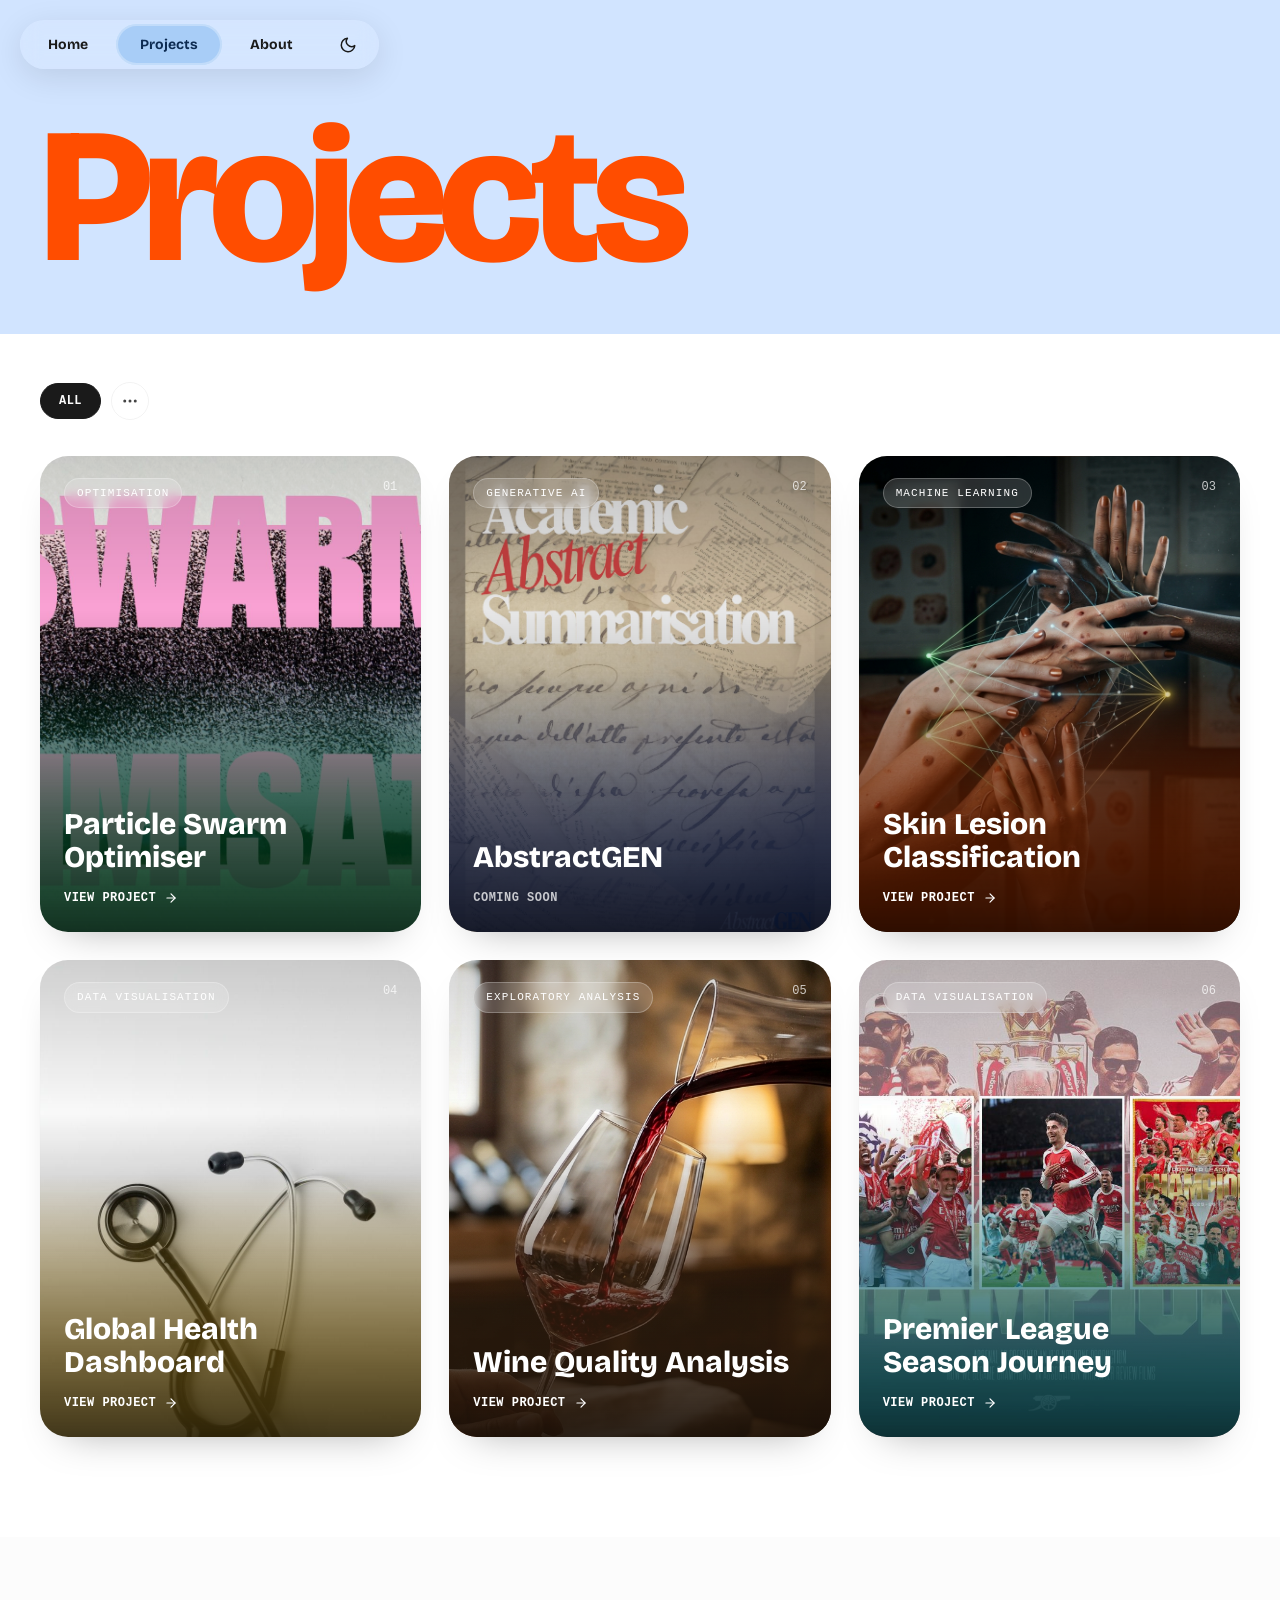
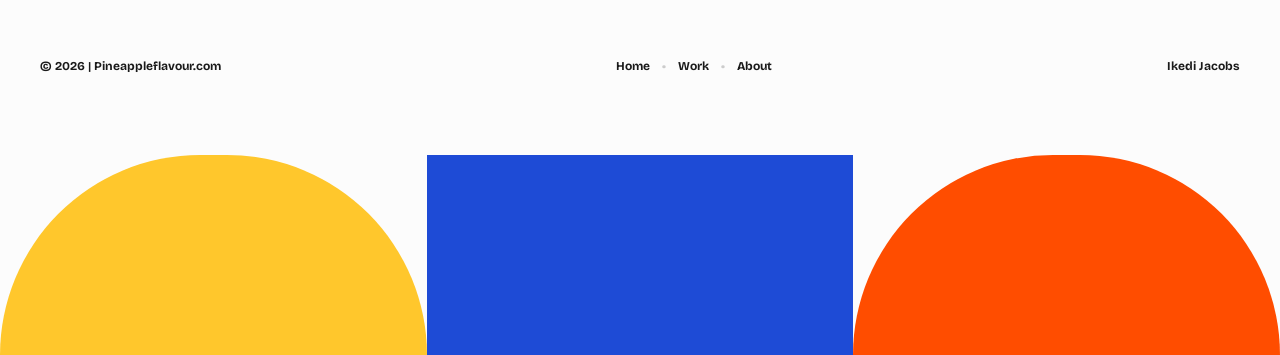
<file: work/index.html>
<!doctype html>
<html lang="en">
  <head>
    <meta charset="UTF-8" />
    <meta name="viewport" content="width=device-width, initial-scale=1.0" />
    <title>Projects | Pineappleflavour</title>
    <link rel="icon" href="/assets/favicon.ico" type="image/png" />
    <script>
      (function () {
        const savedTheme = localStorage.getItem("theme");
        if (
          savedTheme === "dark" ||
          (!savedTheme &&
            window.matchMedia("(prefers-color-scheme: dark)").matches)
        ) {
          document.documentElement.classList.add("dark-mode");
        }
      })();
    </script>
    <link rel="stylesheet" href="/style.css" />
    <link rel="preconnect" href="https://fonts.googleapis.com" />
    <link rel="preconnect" href="https://fonts.gstatic.com" crossorigin />
    <link
      href="https://fonts.googleapis.com/css2?family=Ancizar+Serif:ital,wght@0,300..900;1,300..900&family=Bricolage+Grotesque:opsz,wght@12..96,200..800&display=swap"
      rel="stylesheet"
    />
    <style>
      .work-hero {
        background-color: #d1e4ff;
        padding: 120px 40px 60px;
      }

      .work-title {
        font-size: clamp(80px, 15vw, 250px);
        font-weight: 900;
        color: var(--accent-orange);
        line-height: 0.8;
        letter-spacing: -0.05em;
      }

      .work-title sup {
        font-size: 0.3em;
        vertical-align: super;
        margin-left: 10px;
      }
    </style>
  </head>

  <body class="page-projects">
    <header class="header">
      <nav class="nav">
        <a href="/" class="nav-pill">Home</a>
        <a href="/work/" class="nav-pill active">Projects</a>
        <a href="/about/" class="nav-pill">About</a>
      </nav>
    </header>

    <main>
      <section class="work-hero">
        <h1 class="work-title">Projects</h1>
      </section>

      <section class="projects-list">
        <div class="project-filter-bar" role="group" aria-label="Filter projects by category">
          <button type="button" class="filter-pill is-active" data-filter="all" aria-pressed="true">All</button>
          <div class="filter-dropdown">
            <button
              type="button"
              class="filter-dropdown-trigger"
              aria-haspopup="true"
              aria-expanded="false"
              aria-label="More categories"
            >
              <svg viewBox="0 0 24 24" fill="currentColor">
                <circle cx="5" cy="12" r="2"></circle>
                <circle cx="12" cy="12" r="2"></circle>
                <circle cx="19" cy="12" r="2"></circle>
              </svg>
            </button>
            <div class="filter-dropdown-menu" role="menu">
              <button type="button" class="filter-dropdown-item" data-filter="optimisation" role="menuitem">Optimisation</button>
              <button type="button" class="filter-dropdown-item" data-filter="generative-ai" role="menuitem">Generative AI</button>
              <button type="button" class="filter-dropdown-item" data-filter="machine-learning" role="menuitem">Machine Learning</button>
              <button type="button" class="filter-dropdown-item" data-filter="data-viz" role="menuitem">Data Visualisation</button>
              <button type="button" class="filter-dropdown-item" data-filter="data-analysis" role="menuitem">Exploratory Analysis</button>
            </div>
          </div>
        </div>

        <div class="project-grid">
          <a
            href="/pso/"
            class="project-card"
            data-category="optimisation"
            style="--card-accent: var(--accent-green)"
          >
            <div
              class="project-card-media"
              style="background-image: url(&quot;/assets/swarm-optimisation-full.jpg&quot;)"
            ></div>
            <div class="project-card-overlay"></div>
            <div class="project-card-top">
              <span class="project-card-tag">Optimisation</span>
              <span class="project-card-index">01</span>
            </div>
            <div class="project-card-body">
              <h2 class="project-card-title">Particle Swarm Optimiser</h2>
              <p class="project-card-desc">
                At its core, swarm intelligence is about emergence: achieving
                complex, "intelligent" group behavior using very simple
                underlying rules.
              </p>
              <span class="project-card-link">
                View project
                <svg viewBox="0 0 24 24" fill="none" stroke="currentColor" stroke-width="2" stroke-linecap="round" stroke-linejoin="round">
                  <line x1="5" y1="12" x2="19" y2="12"></line>
                  <polyline points="12 5 19 12 12 19"></polyline>
                </svg>
              </span>
            </div>
          </a>

          <div
            class="project-card is-disabled"
            data-category="generative-ai"
            style="--card-accent: var(--accent-blue)"
            tabindex="0"
          >
            <div
              class="project-card-media"
              style="background-image: url(&quot;/assets/abstractGEN.jpg&quot;)"
            ></div>
            <div class="project-card-overlay"></div>
            <div class="project-card-top">
              <span class="project-card-tag">Generative AI</span>
              <span class="project-card-index">02</span>
            </div>
            <div class="project-card-body">
              <h2 class="project-card-title">AbstractGEN</h2>
              <p class="project-card-desc">
                Investigation and evaluation of the performance of large
                language models for text summarization of scientific papers.
              </p>
              <span class="project-card-link">Coming soon</span>
            </div>
          </div>

          <a
            href="/skin-lesion/"
            class="project-card"
            data-category="machine-learning"
            style="--card-accent: var(--accent-orange)"
          >
            <div
              class="project-card-media"
              style="background-image: url(&quot;/assets/skin_lesion1.jpeg&quot;)"
            ></div>
            <div class="project-card-overlay"></div>
            <div class="project-card-top">
              <span class="project-card-tag">Machine Learning</span>
              <span class="project-card-index">03</span>
            </div>
            <div class="project-card-body">
              <h2 class="project-card-title">Skin Lesion Classification</h2>
              <p class="project-card-desc">
                Investigation and evaluation of the performance of large
                language models for text summarization of scientific papers.
              </p>
              <span class="project-card-link">
                View project
                <svg viewBox="0 0 24 24" fill="none" stroke="currentColor" stroke-width="2" stroke-linecap="round" stroke-linejoin="round">
                  <line x1="5" y1="12" x2="19" y2="12"></line>
                  <polyline points="12 5 19 12 12 19"></polyline>
                </svg>
              </span>
            </div>
          </a>

          <a
            href="/f21dv/"
            class="project-card"
            data-category="data-viz"
            style="--card-accent: var(--accent-yellow)"
          >
            <div
              class="project-card-media"
              style="background-image: url(&quot;/assets/global_health.jpg&quot;)"
            ></div>
            <div class="project-card-overlay"></div>
            <div class="project-card-top">
              <span class="project-card-tag">Data Visualisation</span>
              <span class="project-card-index">04</span>
            </div>
            <div class="project-card-body">
              <h2 class="project-card-title">Global Health Dashboard</h2>
              <p class="project-card-desc">
                Interactive D3.js dashboard built for coursework, exploring
                how demographic and public health indicators vary across
                country over time.
              </p>
              <span class="project-card-link">
                View project
                <svg viewBox="0 0 24 24" fill="none" stroke="currentColor" stroke-width="2" stroke-linecap="round" stroke-linejoin="round">
                  <line x1="5" y1="12" x2="19" y2="12"></line>
                  <polyline points="12 5 19 12 12 19"></polyline>
                </svg>
              </span>
            </div>
          </a>

          <a
            href="/wine-quality/"
            class="project-card"
            data-category="data-analysis"
            style="--card-accent: var(--accent-brown)"
          >
            <div
              class="project-card-media"
              style="background-image: url(&quot;/assets/winequality.png&quot;)"
            ></div>
            <div class="project-card-overlay"></div>
            <div class="project-card-top">
              <span class="project-card-tag">Exploratory Analysis</span>
              <span class="project-card-index">05</span>
            </div>
            <div class="project-card-body">
              <h2 class="project-card-title">Wine Quality Analysis</h2>
              <p class="project-card-desc">
                Exploratory data analysis of wine quality datasets.
              </p>
              <span class="project-card-link">
                View project
                <svg viewBox="0 0 24 24" fill="none" stroke="currentColor" stroke-width="2" stroke-linecap="round" stroke-linejoin="round">
                  <line x1="5" y1="12" x2="19" y2="12"></line>
                  <polyline points="12 5 19 12 12 19"></polyline>
                </svg>
              </span>
            </div>
          </a>

          <a
            href="/premier-league/"
            class="project-card"
            data-category="data-viz"
            style="--card-accent: var(--premier-league-blue)"
          >
            <div
              class="project-card-media"
              style="background-image: url(&quot;/assets/arsenal.jpg&quot;)"
            ></div>
            <div class="project-card-overlay"></div>
            <div class="project-card-top">
              <span class="project-card-tag">Data Visualisation</span>
              <span class="project-card-index">06</span>
            </div>
            <div class="project-card-body">
              <h2 class="project-card-title">Premier League Season Journey</h2>
              <p class="project-card-desc">
                An interactive D3.js visualisation that tracks Premier League
                table positions by gameweek across the 2025 to 2026 season.
              </p>
              <span class="project-card-link">
                View project
                <svg viewBox="0 0 24 24" fill="none" stroke="currentColor" stroke-width="2" stroke-linecap="round" stroke-linejoin="round">
                  <line x1="5" y1="12" x2="19" y2="12"></line>
                  <polyline points="12 5 19 12 12 19"></polyline>
                </svg>
              </span>
            </div>
          </a>
        </div>
      </section>
    </main>

    <footer class="footer">
      <div class="footer-top">
        <div class="copyright">© 2026 | Pineappleflavour.com</div>
        <nav class="footer-nav">
          <a href="/">Home</a>
          <span class="dot">•</span>
          <a href="/work/">Work</a>
          <span class="dot">•</span>
          <a href="/about/">About</a>
        </nav>
        <div class="footer-name">Ikedi Jacobs</div>
      </div>
      <div class="footer-shapes">
        <div class="shape yellow"></div>
        <div class="shape blue"></div>
        <div class="shape orange"></div>
      </div>
    </footer>
    <script src="/main.js"></script>
  </body>
</html>
</file>
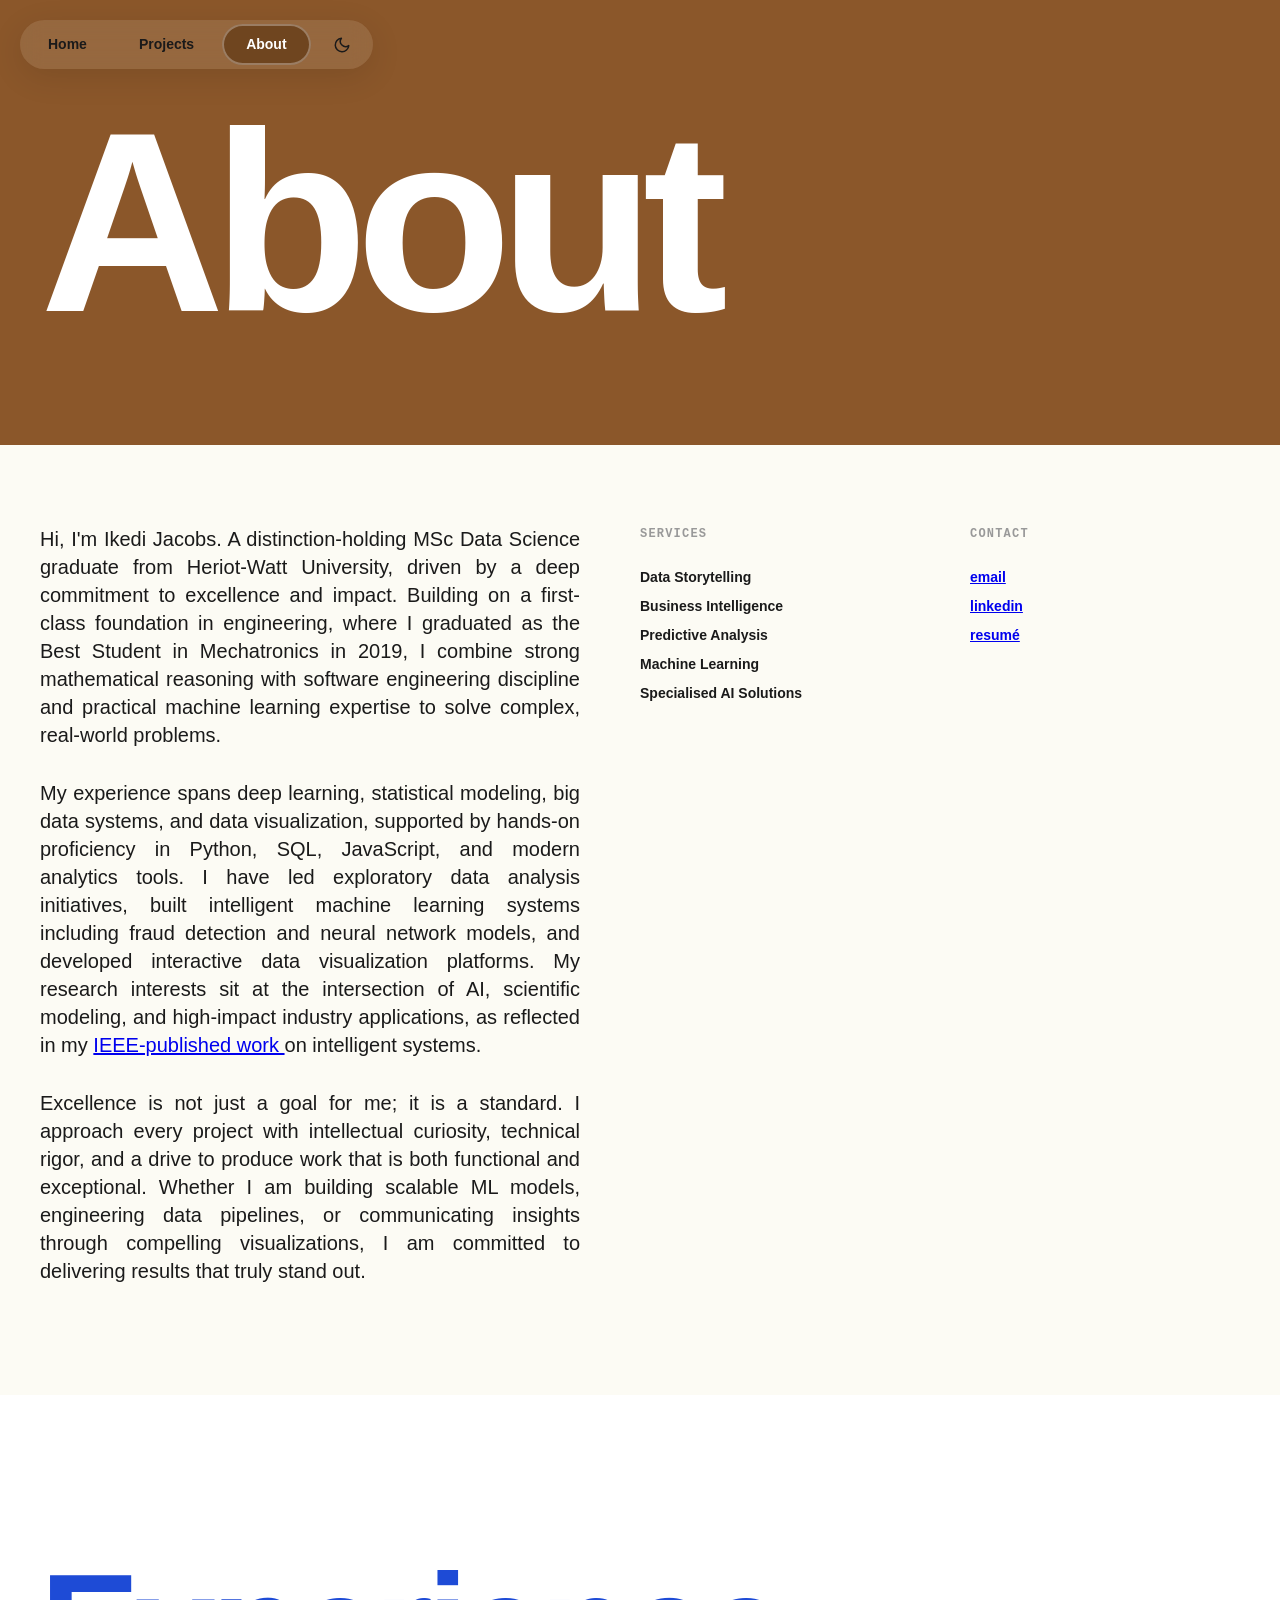
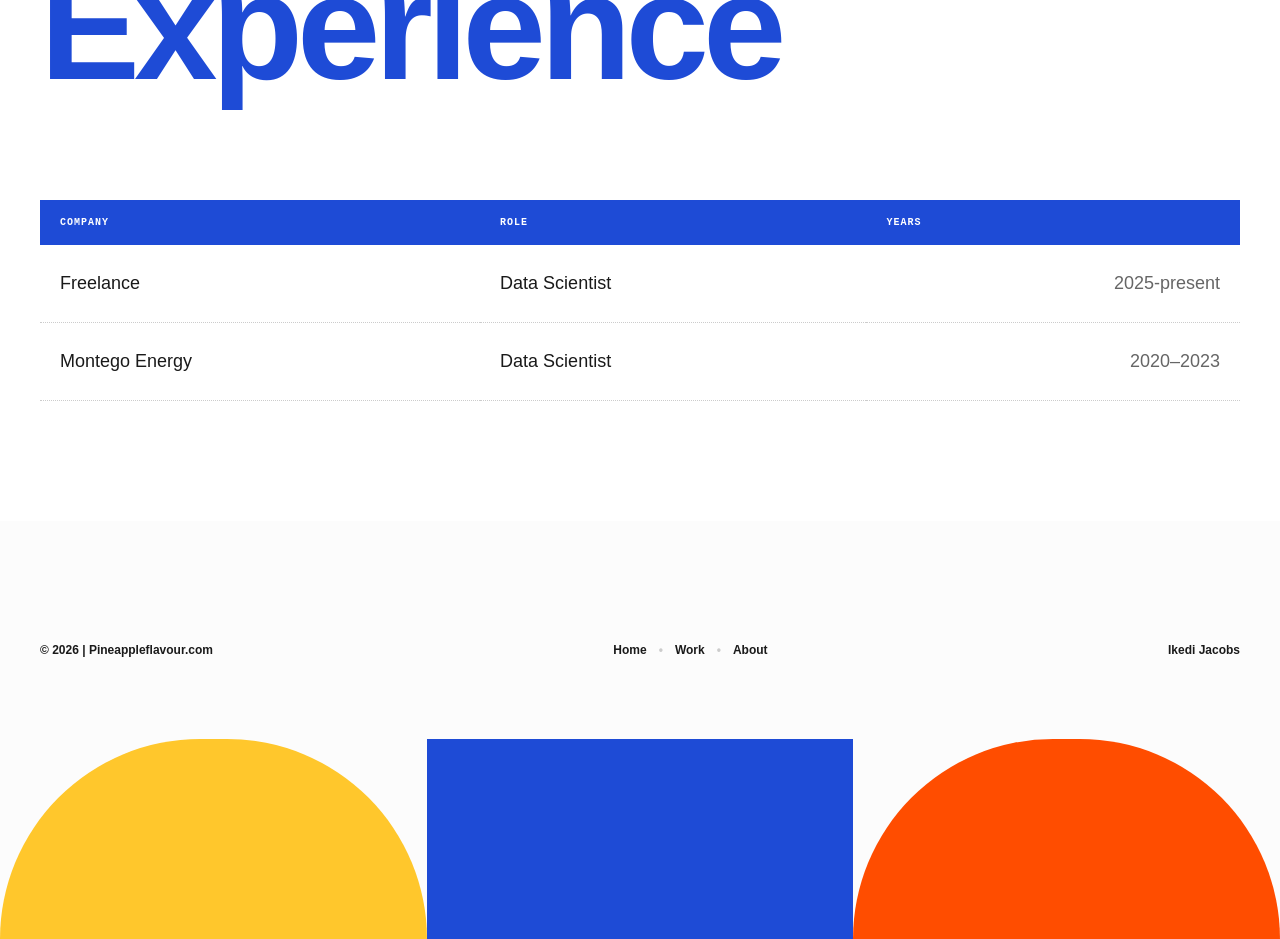
<file: about.html>
<!DOCTYPE html>
<html lang="en">

<head>
    <meta charset="UTF-8">
    <meta http-equiv="refresh" content="0; url=/about/">
    <title>Redirecting...</title>
    <link rel="canonical" href="/about/">
</head>

<body>
    <p>Redirecting to <a href="/about/">/about/</a>...</p>
</body>

</html>
</file>
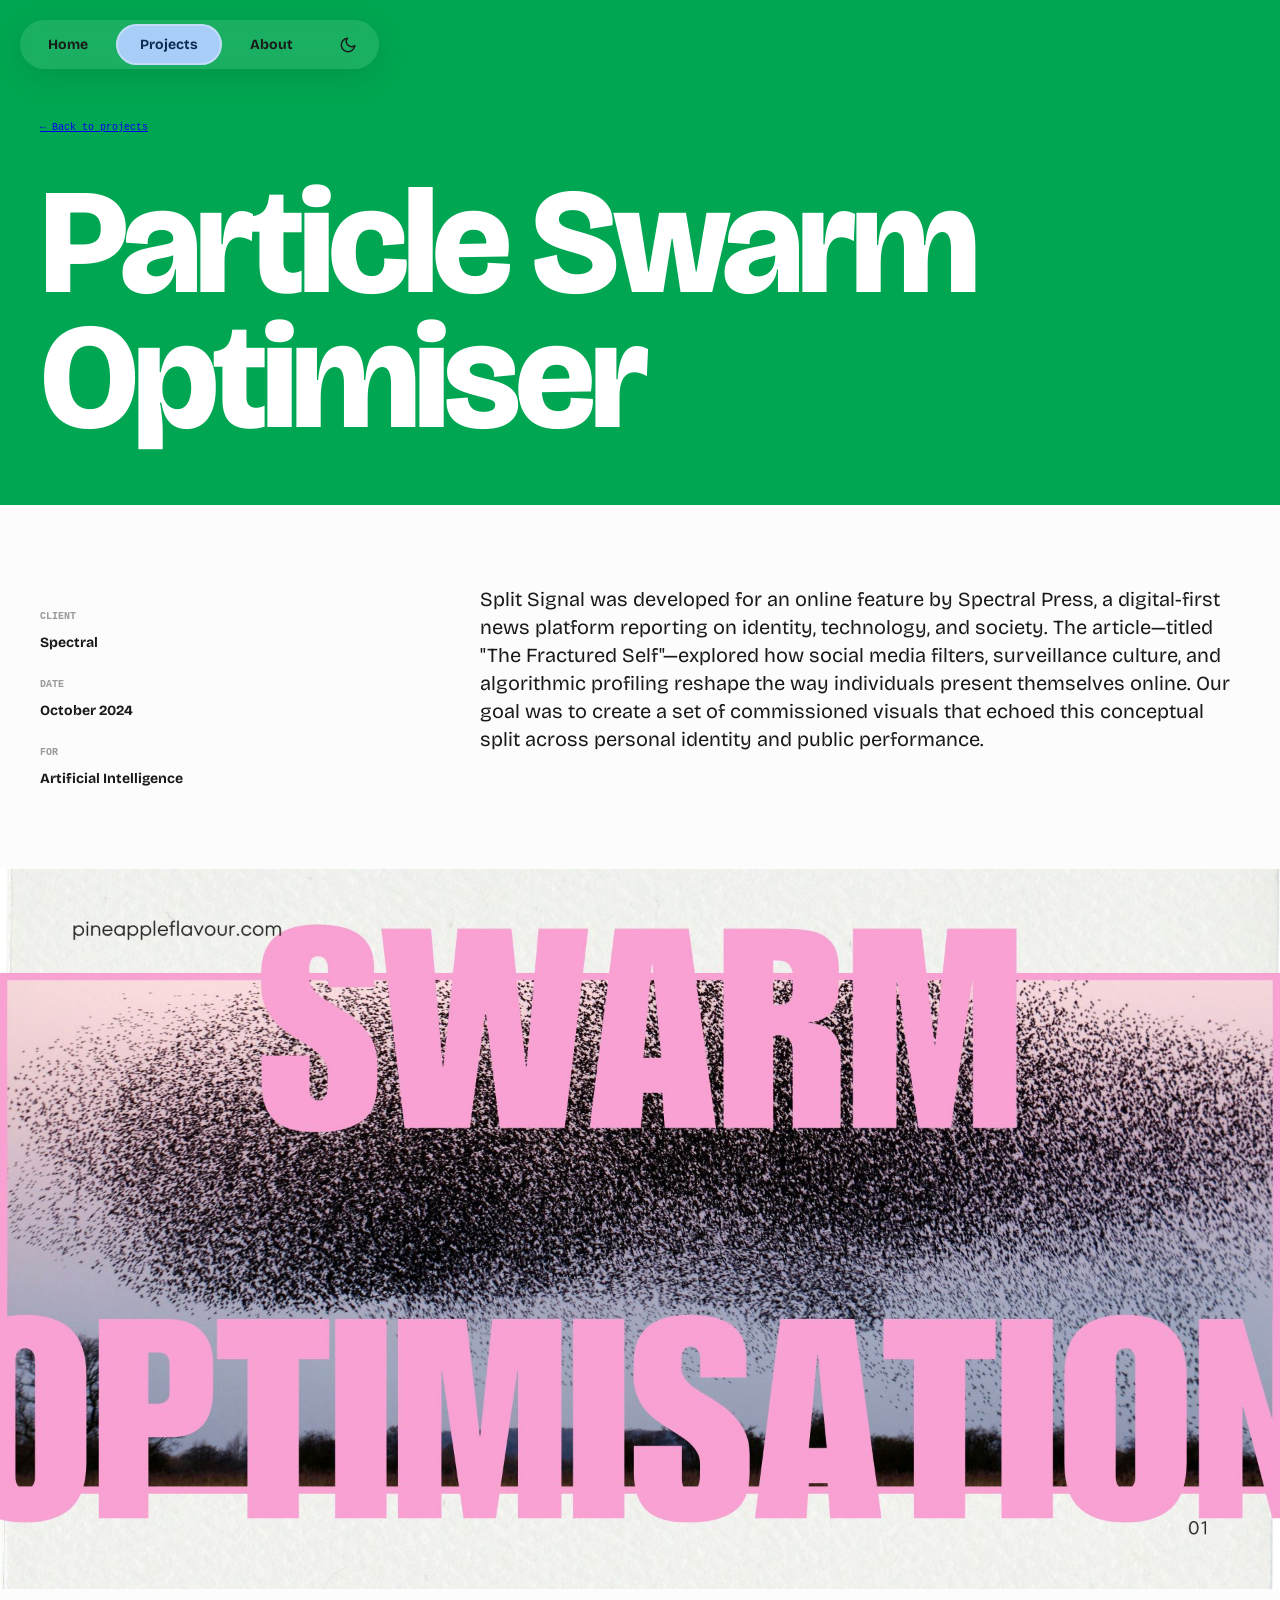
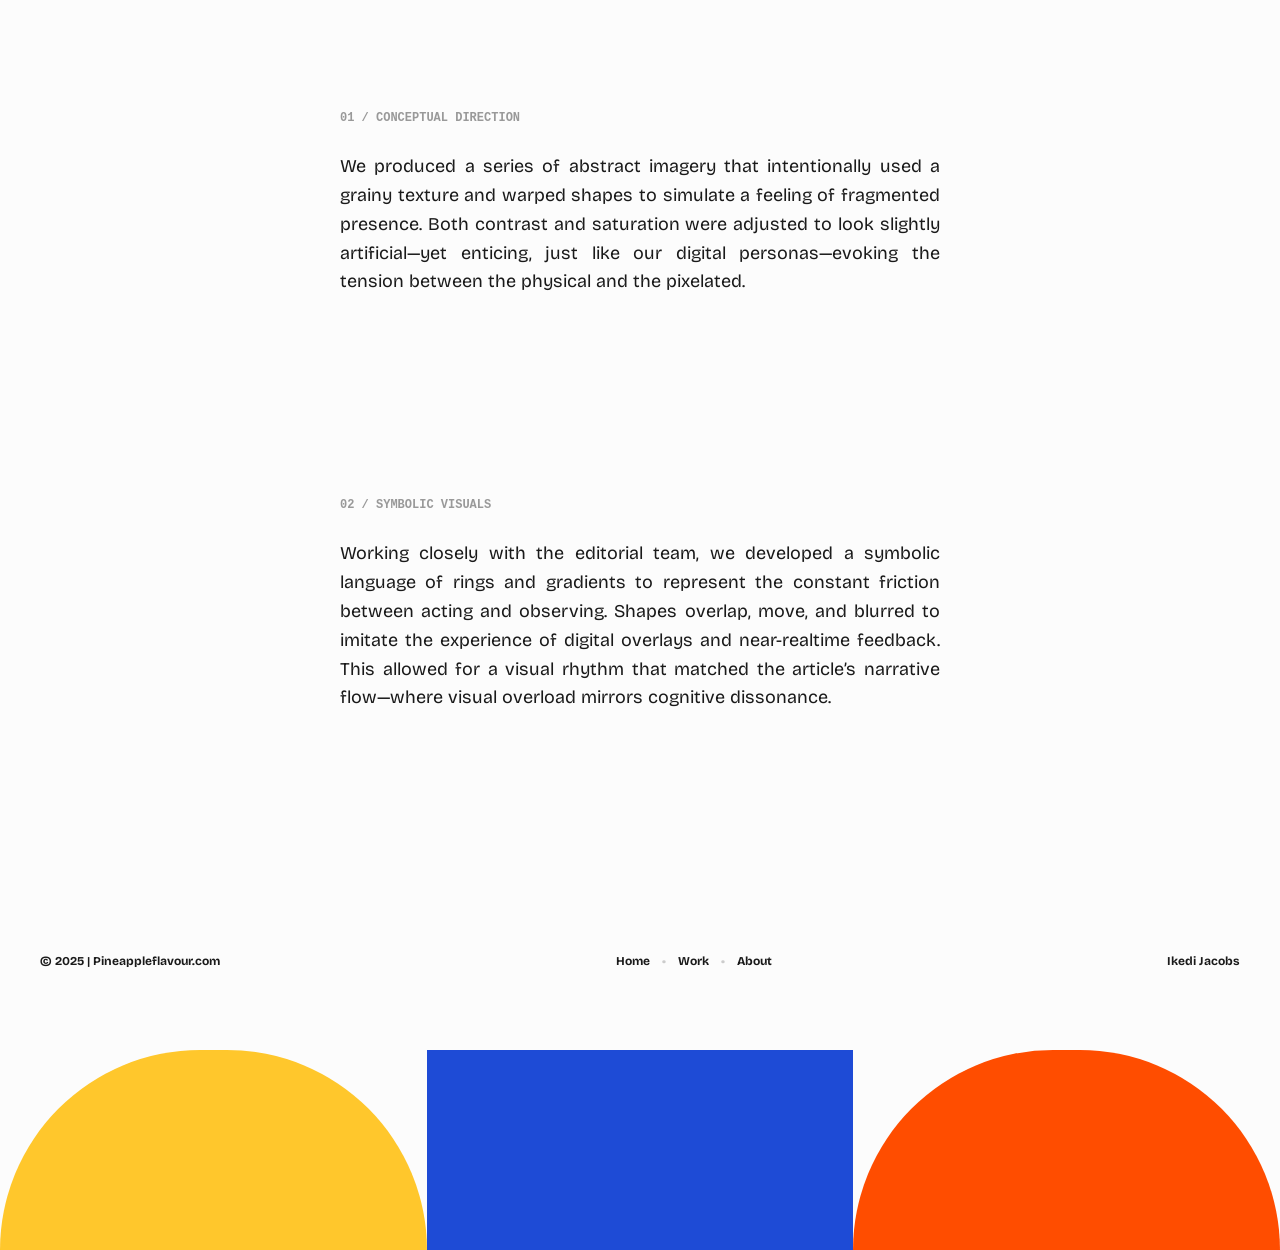
<file: project-detail.html>
<!DOCTYPE html>
<html lang="en">

<head>
    <meta charset="UTF-8">
    <meta name="viewport" content="width=device-width, initial-scale=1.0">
    <title>Particle Swarm Optimiser | Project</title>
    <script>
        (function() {
            const savedTheme = localStorage.getItem('theme');
            if (savedTheme === 'dark' || (!savedTheme && window.matchMedia('(prefers-color-scheme: dark)').matches)) {
                document.documentElement.classList.add('dark-mode');
            }
        })();
    </script>
    <link rel="stylesheet" href="style.css">
    <link rel="preconnect" href="https://fonts.googleapis.com">
    <link rel="preconnect" href="https://fonts.gstatic.com" crossorigin>
    <link
        href="https://fonts.googleapis.com/css2?family=Ancizar+Serif:ital,wght@0,300..900;1,300..900&family=Bricolage+Grotesque:opsz,wght@12..96,200..800&display=swap"
        rel="stylesheet">
    <style>
        .p-hero {
            background-color: var(--accent-green);
            padding: 120px 40px 60px;
            color: #fff;
        }

        .p-header-top {
            font-family: var(--font-mono);
            font-size: 10px;
            margin-bottom: 40px;
        }

        .p-title {
            font-size: clamp(60px, 12vw, 150px);
            font-weight: 900;
            line-height: 0.9;
            letter-spacing: -0.04em;
        }

        .p-info-section {
            display: grid;
            grid-template-columns: 1fr 2fr;
            padding: 80px 40px;
            gap: 60px;
            background-color: var(--bg-color);
        }

        .p-details-list h4 {
            font-size: 10px;
            font-family: var(--font-mono);
            color: #999;
            text-transform: uppercase;
            margin-bottom: 8px;
            margin-top: 24px;
        }

        .p-details-list p {
            font-size: 14px;
            font-weight: 700;
        }

        .p-intro-text {
            font-size: 20px;
            line-height: 1.4;
        }

        .p-full-img {
            width: 100%;
            height: auto;
            display: block;
        }

        .p-media-grid {
            padding: 40px;
            display: grid;
            gap: 40px;
        }

        .p-text-block {
            max-width: 600px;
            margin: 80px auto;
            font-size: 18px;
            line-height: 1.6;
            text-align: justify;
        }

        .p-text-block h3 {
            font-family: var(--font-mono);
            font-size: 12px;
            color: #999;
            margin-bottom: 24px;
        }
    </style>
</head>

<body class="page-projects">
    <header class="header">
        <nav class="nav">
            <a href="index.html" class="nav-pill">Home</a>
            <a href="work.html" class="nav-pill active">Projects</a>
            <a href="about.html" class="nav-pill">About</a>
        </nav>
    </header>

    <main>
        <section class="p-hero">
            <div class="p-header-top"><a href="work.html">← Back to projects</a></div>
            <h1 class="p-title">Particle Swarm<br>Optimiser</h1>
        </section>

        <section class="p-info-section">
            <div class="p-details-list">
                <h4>Client</h4>
                <p>Spectral</p>
                <h4>Date</h4>
                <p>October 2024</p>
                <h4>For</h4>
                <p>Artificial Intelligence</p>
            </div>
            <div class="p-intro-text">
                <p>Split Signal was developed for an online feature by Spectral Press, a digital-first news platform
                    reporting on identity, technology, and society. The article—titled "The Fractured Self"—explored how
                    social media filters, surveillance culture, and algorithmic profiling reshape the way individuals
                    present themselves online. Our goal was to create a set of commissioned visuals that echoed this
                    conceptual split across personal identity and public performance.</p>
            </div>
        </section>

        <img src="assets/swarm-optimisation-full.jpg" alt="Swarm" class="p-full-img">

        <section class="p-media-grid">
            <div class="p-text-block">
                <h3>01 / CONCEPTUAL DIRECTION</h3>
                <p>We produced a series of abstract imagery that intentionally used a grainy texture and warped shapes
                    to simulate a feeling of fragmented presence. Both contrast and saturation were adjusted to look
                    slightly artificial—yet enticing, just like our digital personas—evoking the tension between the
                    physical and the pixelated.</p>
            </div>

            <div class="p-text-block">
                <h3>02 / SYMBOLIC VISUALS</h3>
                <p>Working closely with the editorial team, we developed a symbolic language of rings and gradients to
                    represent the constant friction between acting and observing. Shapes overlap, move, and blurred to
                    imitate the experience of digital overlays and near-realtime feedback. This allowed for a visual
                    rhythm that matched the article’s narrative flow—where visual overload mirrors cognitive dissonance.
                </p>
            </div>

            <!-- Additional media and things can be added here. D3JS comes here. -->

            <!-- <img src="assets/abstractGEN.jpg" alt="Concept 1" class="p-full-img">
            <img src="assets/project1-sub2.jpg" alt="Concept 2" class="p-full-img"> -->
        </section>
    </main>

    <footer class="footer">
        <div class="footer-top">
            <div class="copyright">© 2025 | Pineappleflavour.com</div>
            <nav class="footer-nav">
                <a href="index.html">Home</a>
                <span class="dot">•</span>
                <a href="work.html">Work</a>
                <span class="dot">•</span>
                <a href="about.html">About</a>
            </nav>
            <div class="footer-name">Ikedi Jacobs</div>
        </div>
        <div class="footer-shapes">
            <div class="shape yellow"></div>
            <div class="shape blue"></div>
            <div class="shape orange"></div>
        </div>
    </footer>
    <script src="main.js"></script>
</body>

</html>
</file>
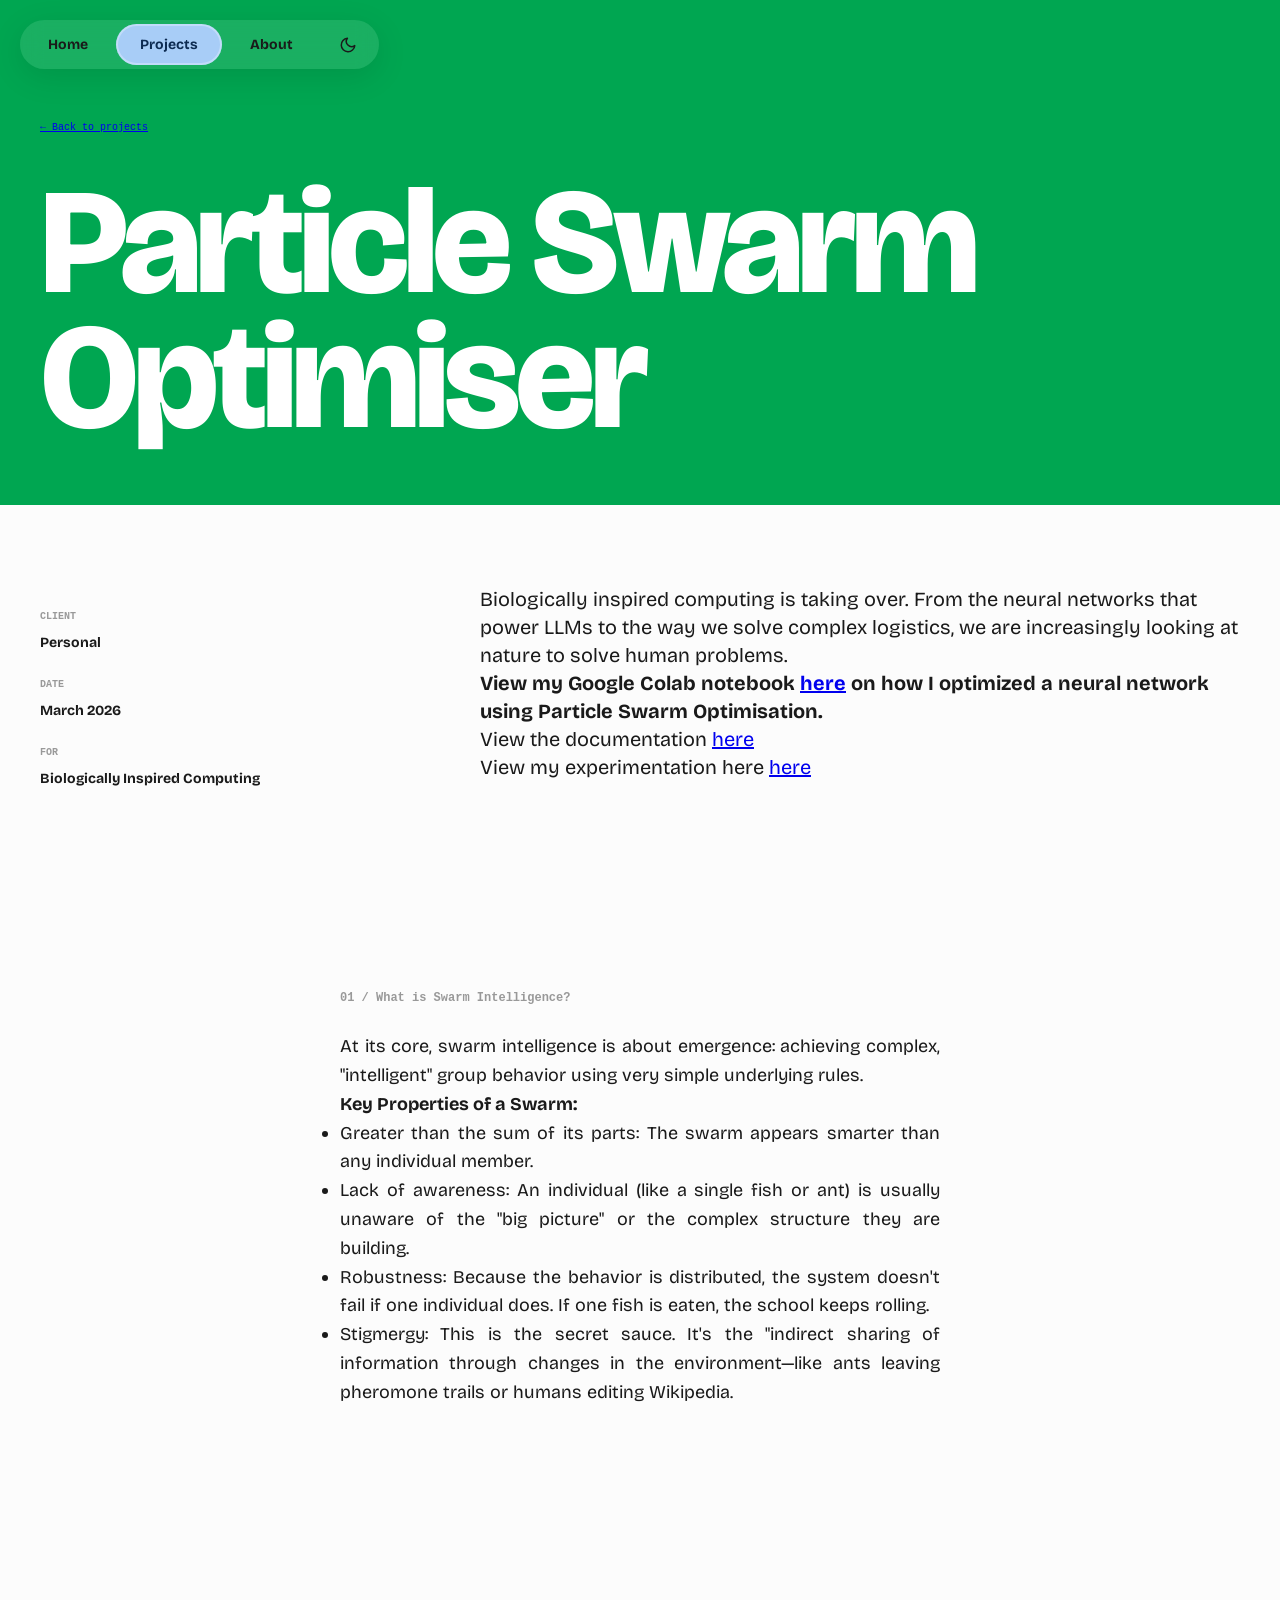
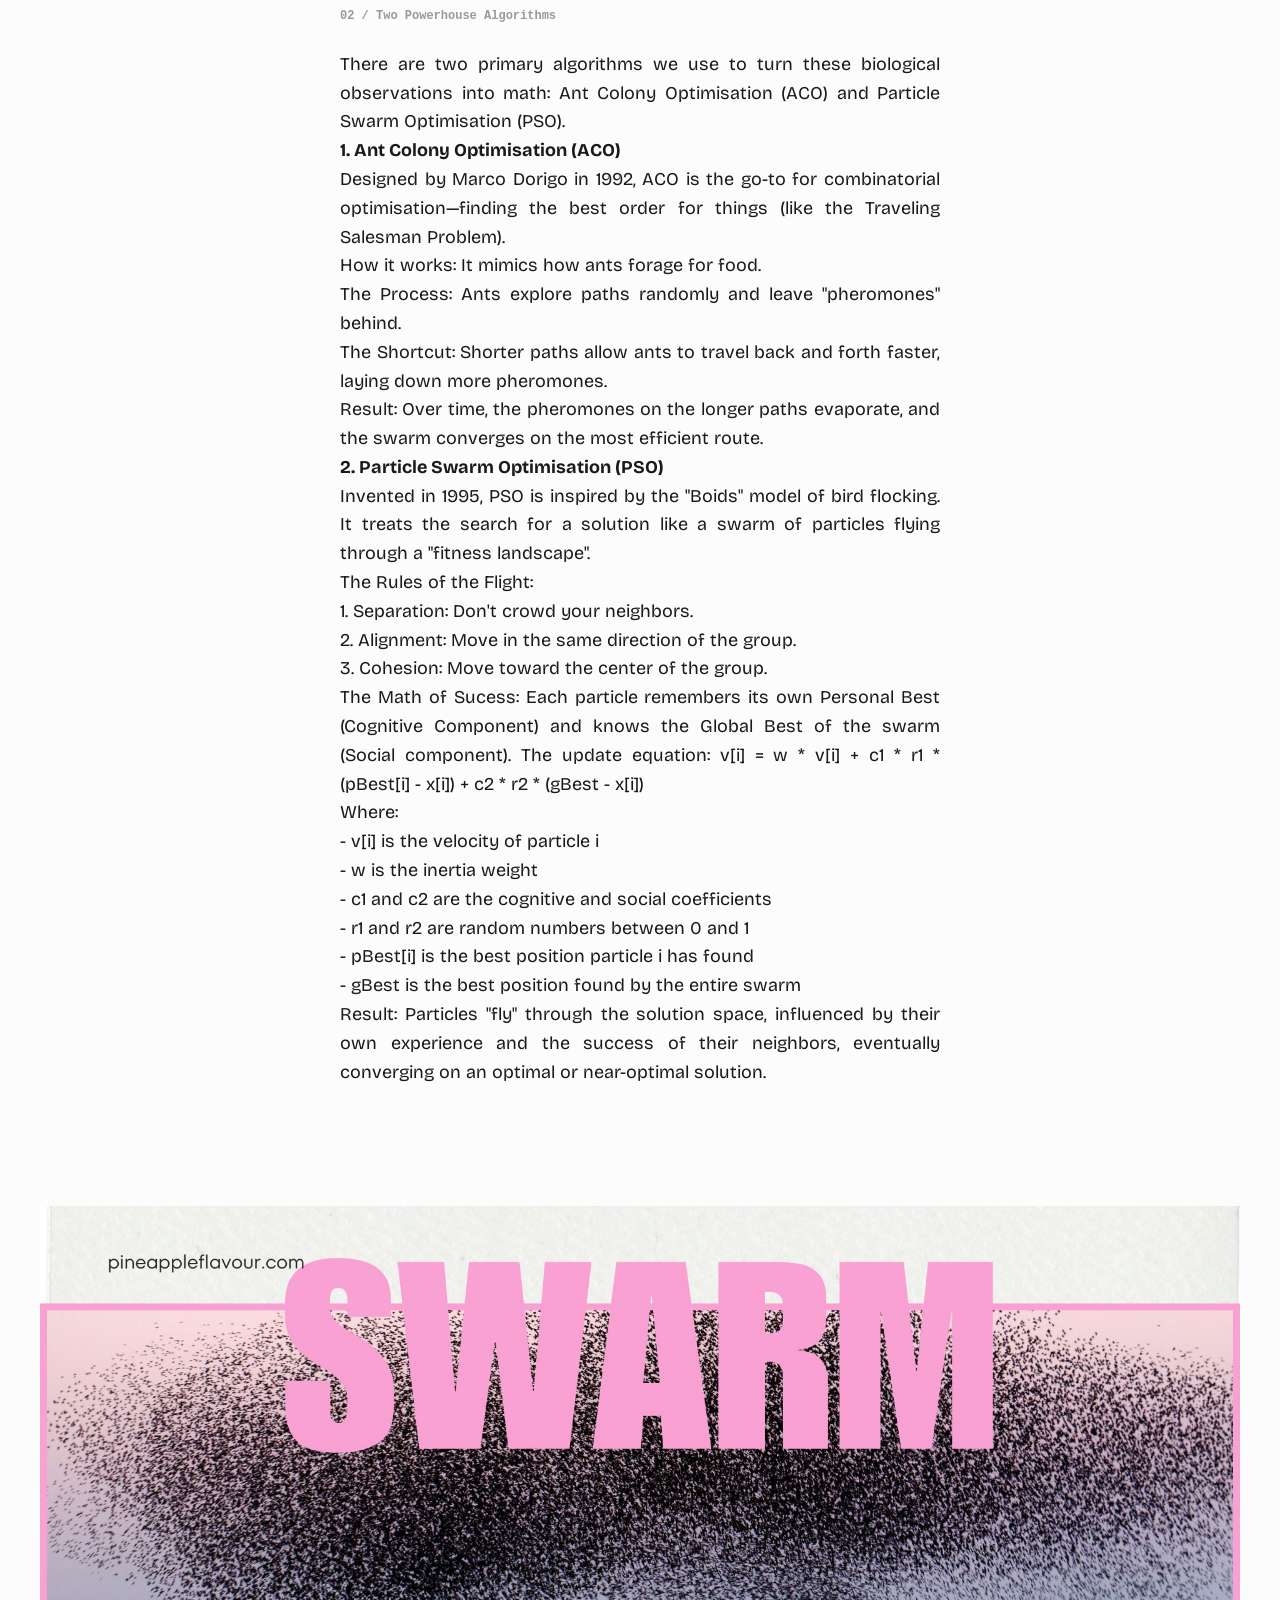
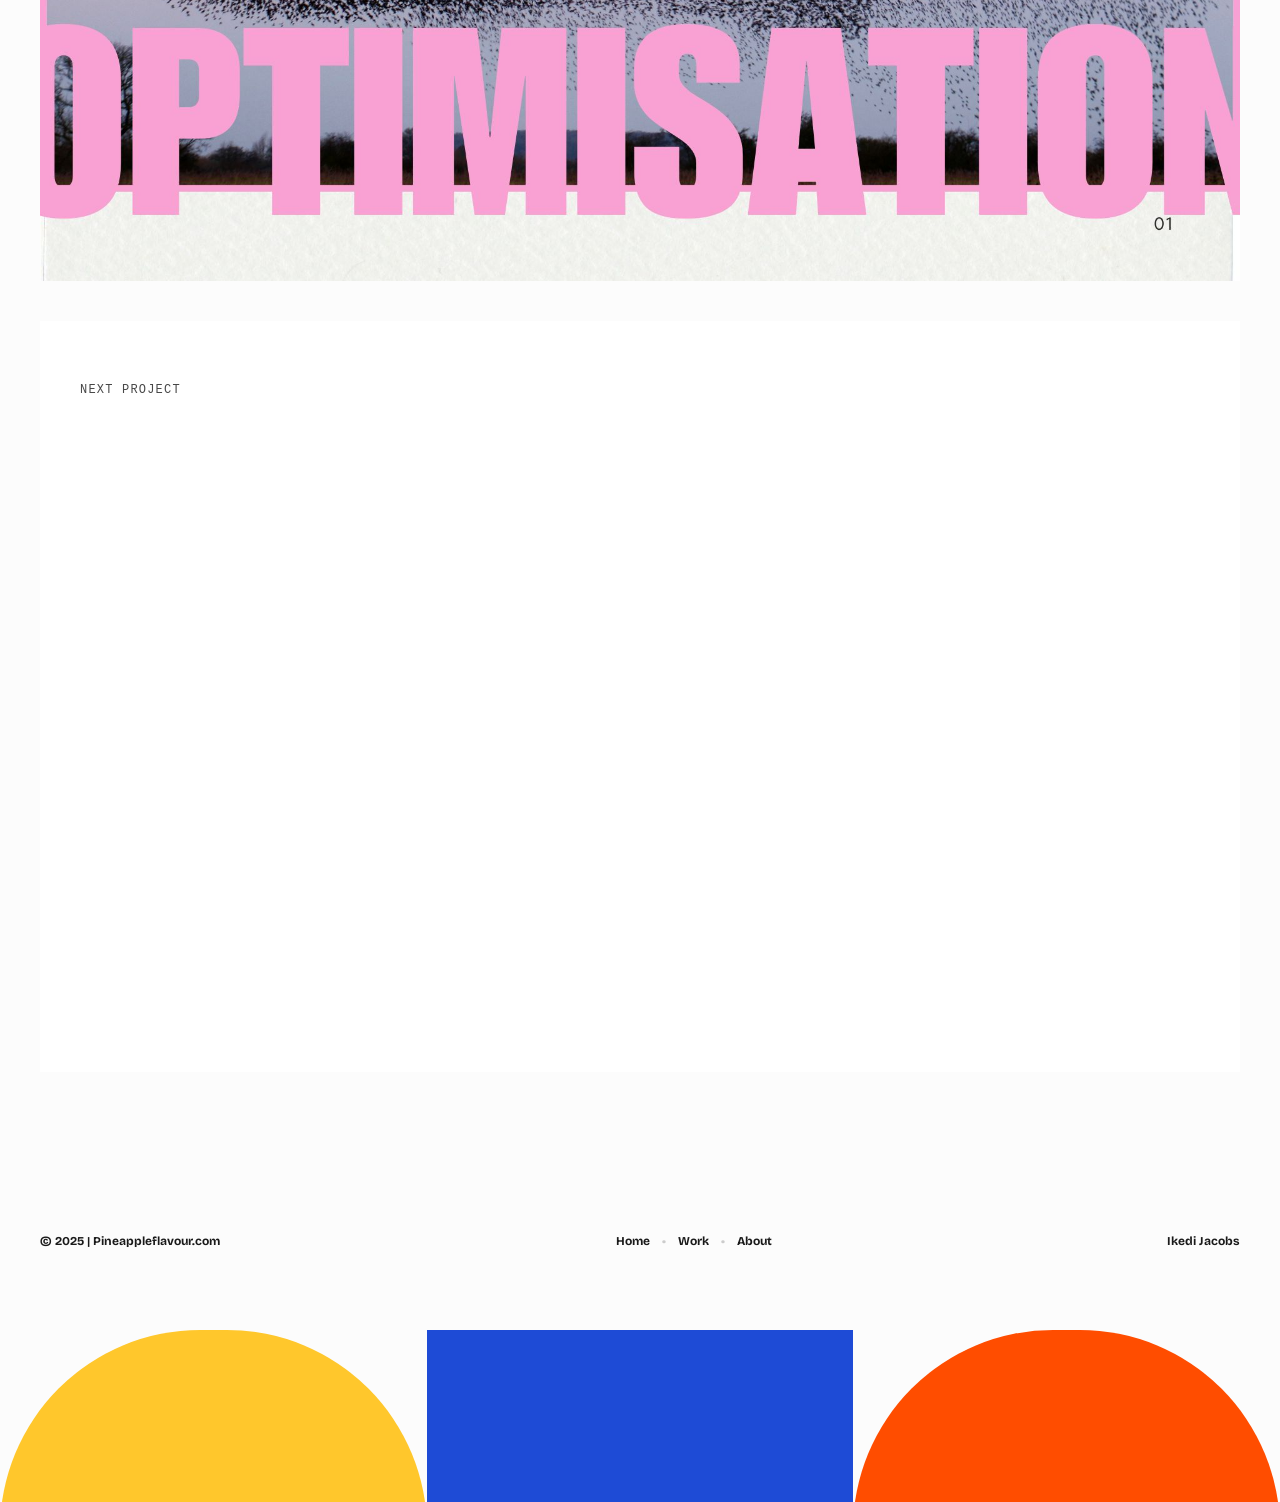
<file: pso.html>
<!DOCTYPE html>
<html lang="en">

<head>
    <meta charset="UTF-8">
    <meta http-equiv="refresh" content="0; url=/pso/">
    <title>Redirecting...</title>
    <link rel="canonical" href="/pso/">
</head>

<body>
    <p>Redirecting to <a href="/pso/">/pso/</a>...</p>
</body>

</html>
</file>
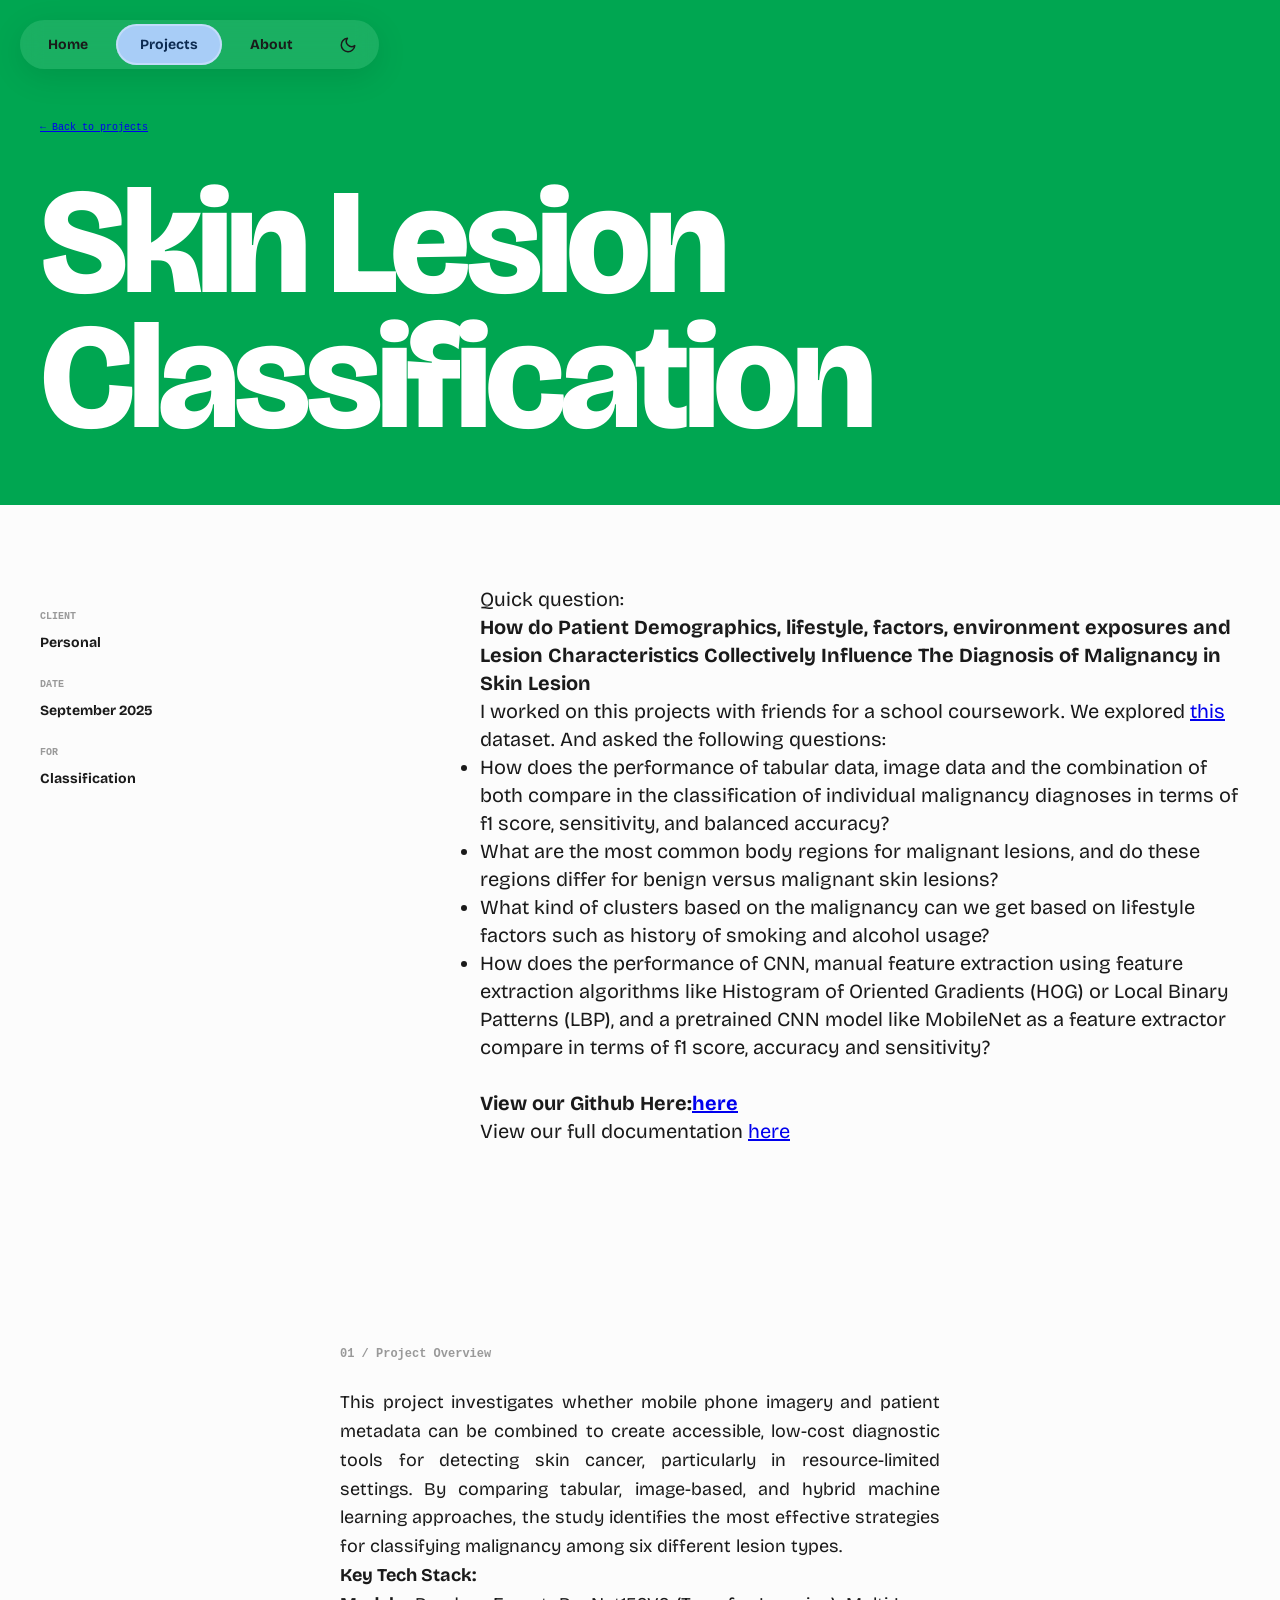
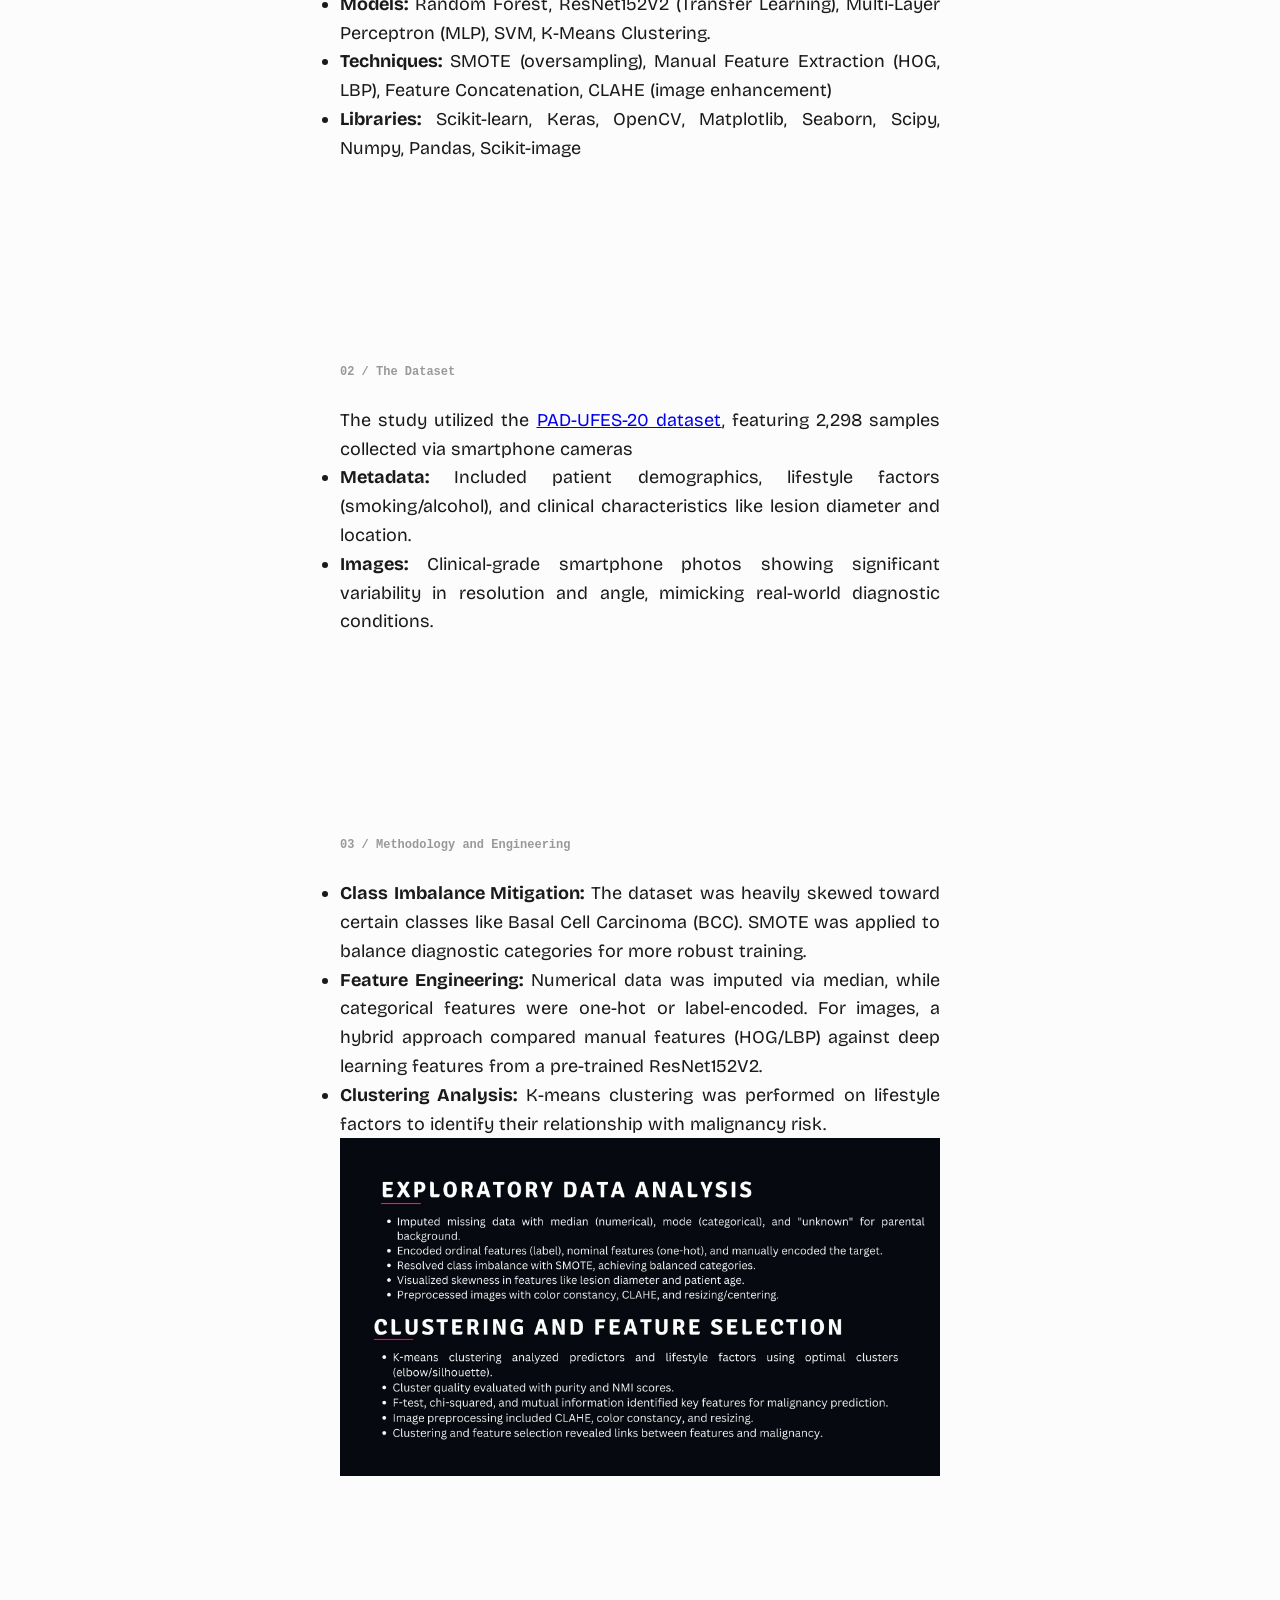
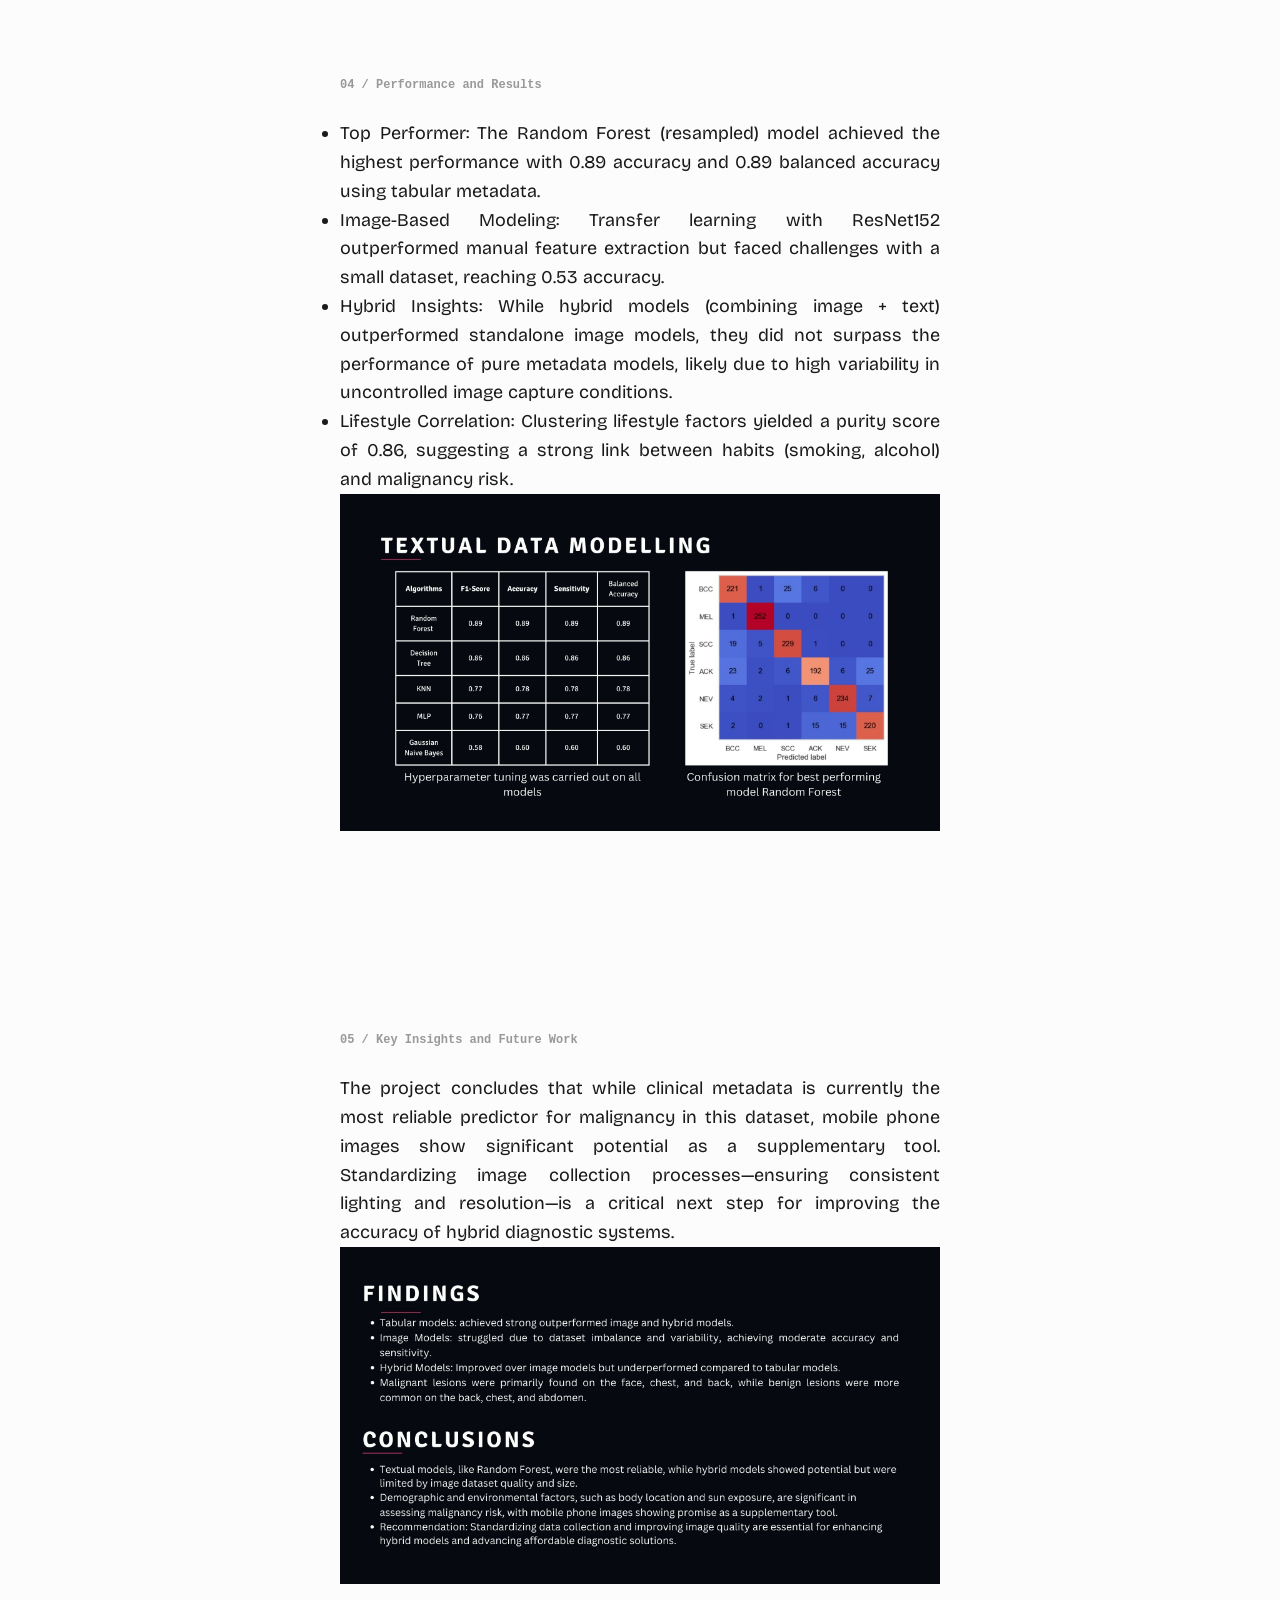
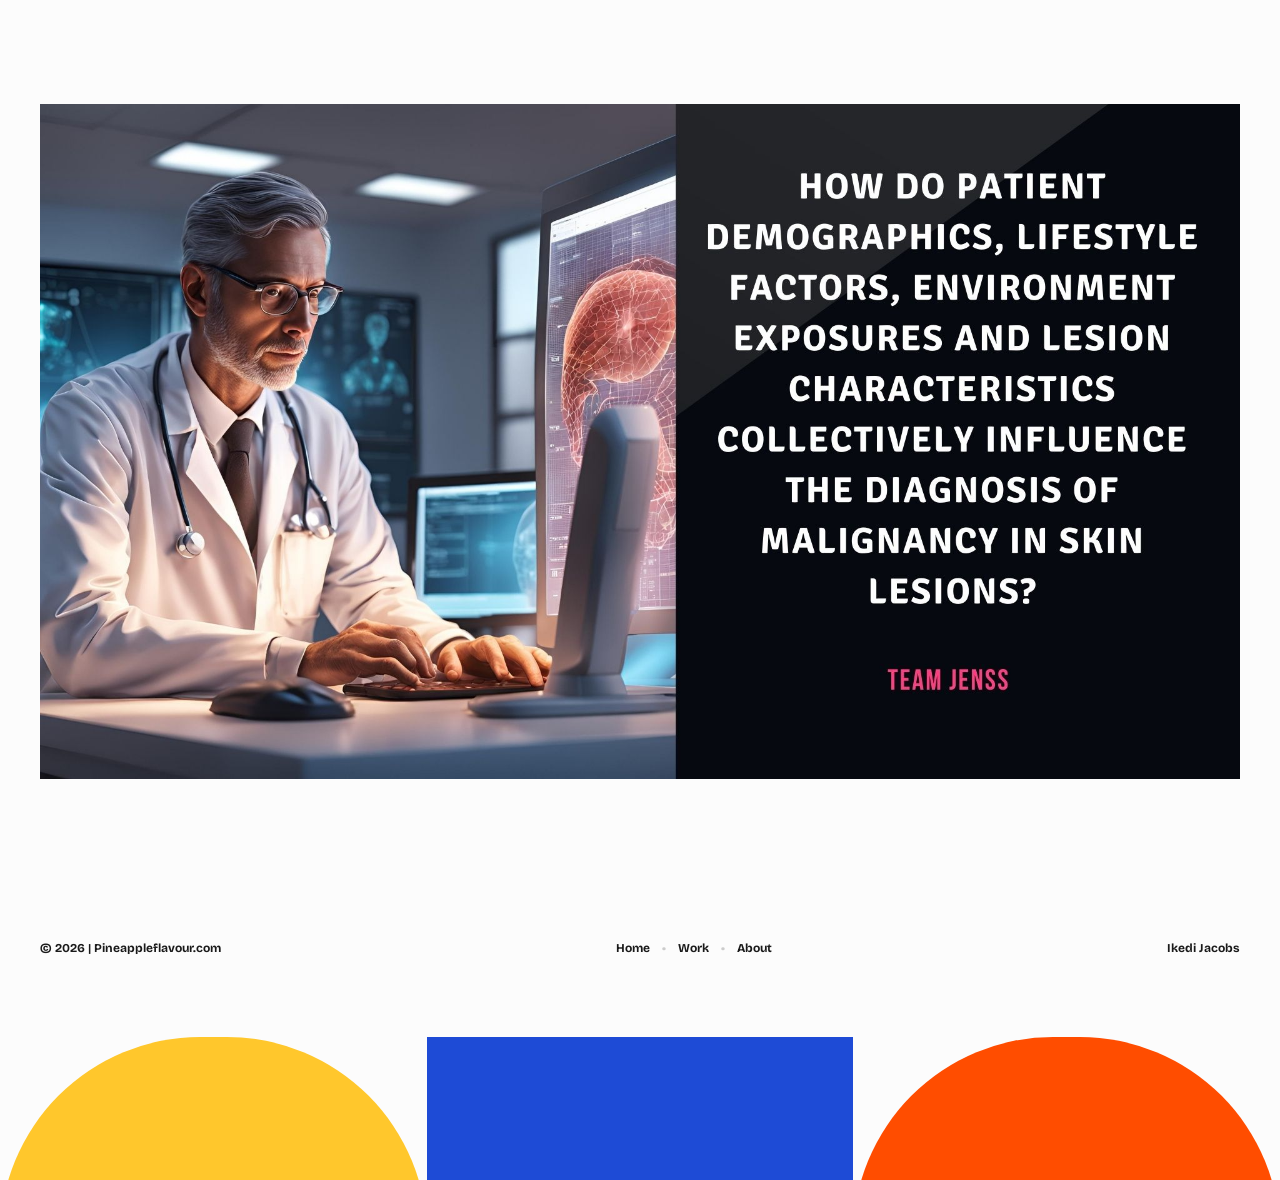
<file: skin_lesion.html>
<!DOCTYPE html>
<html lang="en">

<head>
    <meta charset="UTF-8">
    <meta http-equiv="refresh" content="0; url=/skin-lesion/">
    <title>Redirecting...</title>
    <link rel="canonical" href="/skin-lesion/">
</head>

<body>
    <p>Redirecting to <a href="/skin-lesion/">/skin-lesion/</a>...</p>
</body>

</html>
</file>
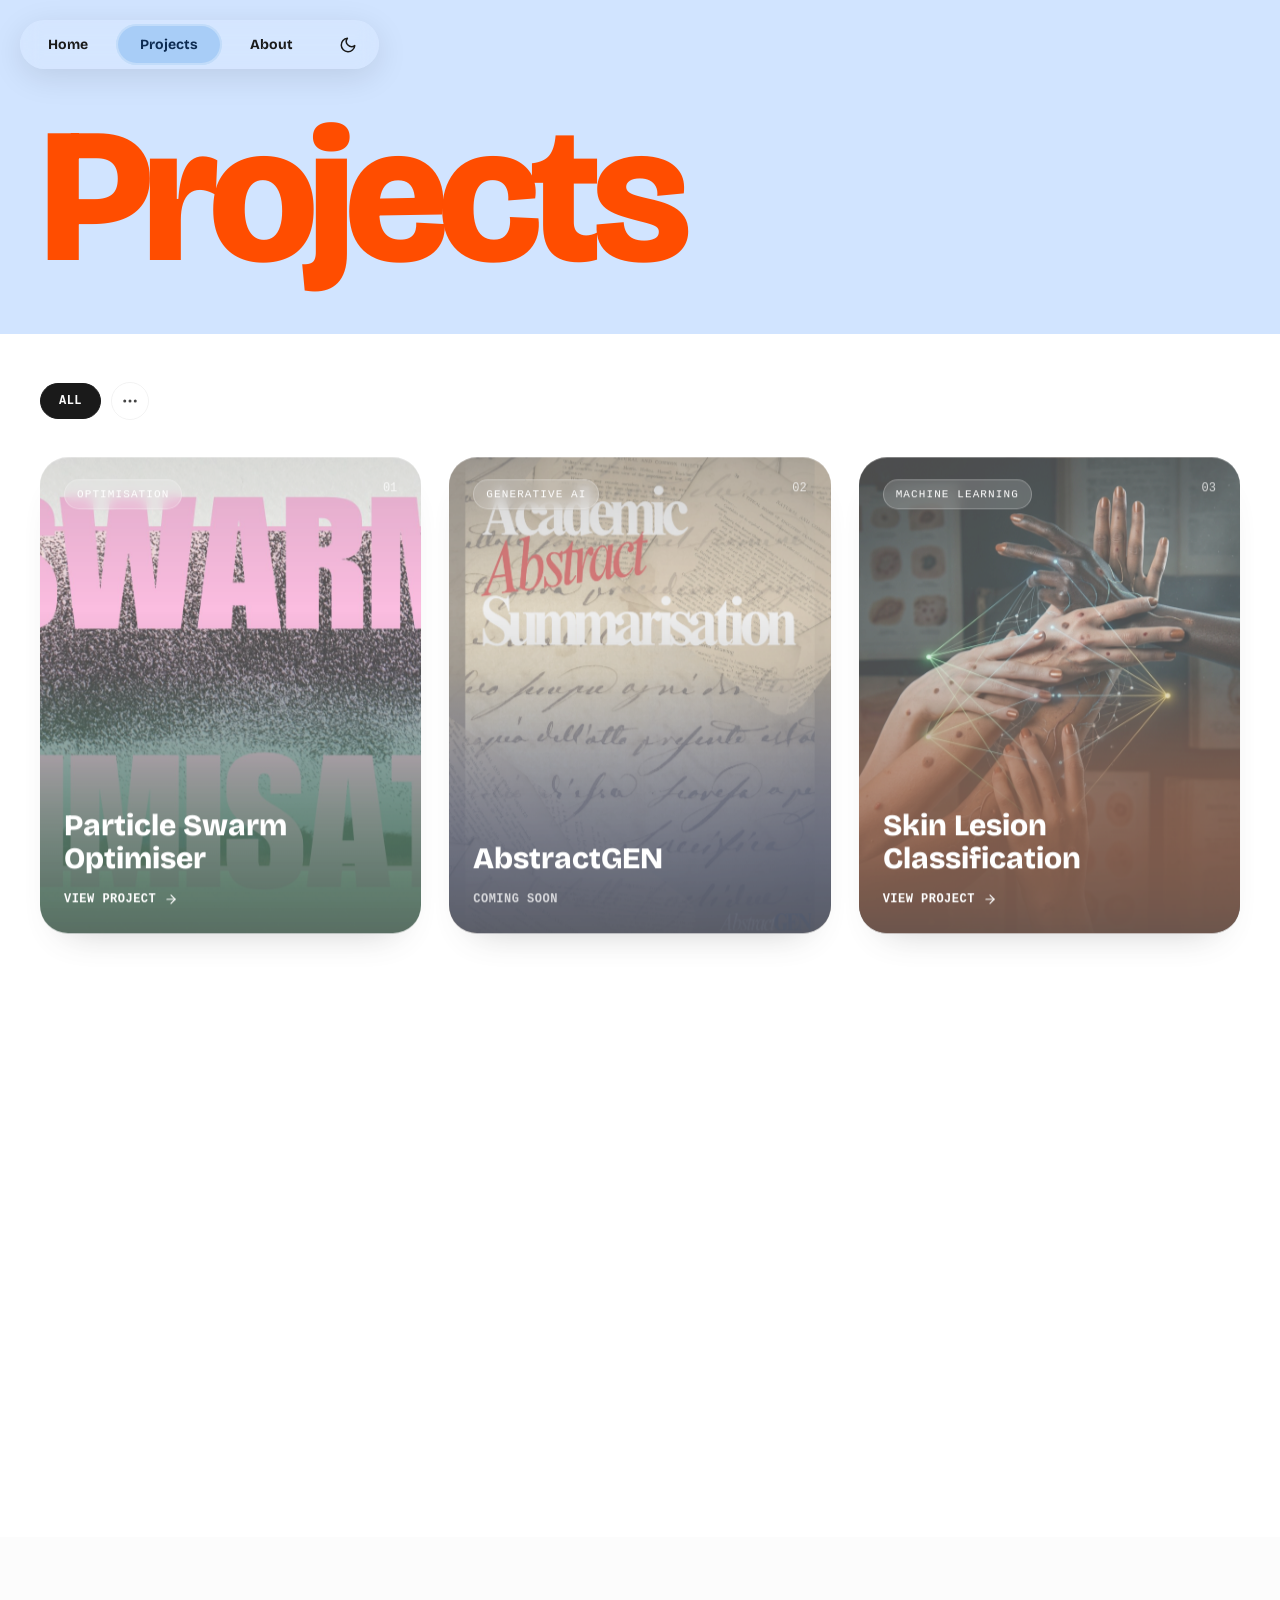
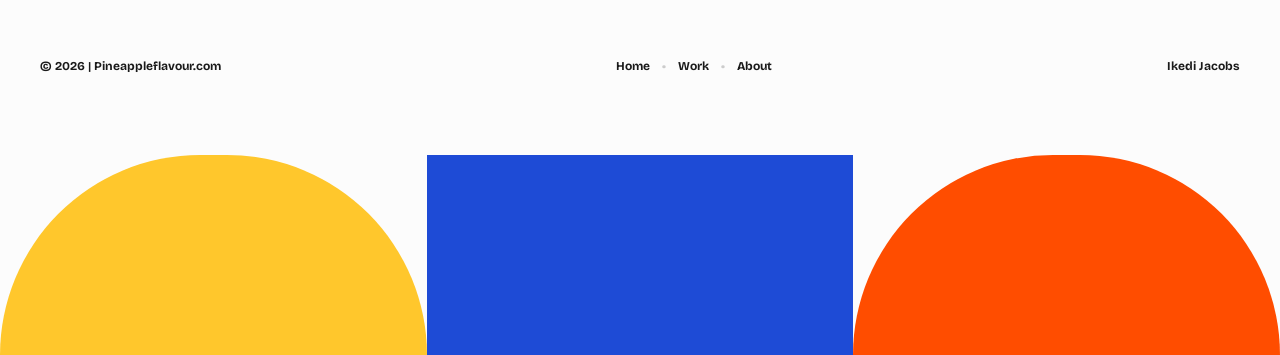
<file: work.html>
<!DOCTYPE html>
<html lang="en">

<head>
    <meta charset="UTF-8">
    <meta http-equiv="refresh" content="0; url=/work/">
    <title>Redirecting...</title>
    <link rel="canonical" href="/work/">
</head>

<body>
    <p>Redirecting to <a href="/work/">/work/</a>...</p>
</body>

</html>
</file>
<file: style.css>
:root {
  /* Color Palette (Light Mode) */
  --bg-color: #fcfcfc;
  --text-primary: #1a1a1a;
  --text-secondary: #444;
  --text-muted: #666;
  --accent-brown: #8b572a;
  --accent-green: #00a651;
  --accent-blue: #1e4bd6;
  --accent-orange: #ff4d00;
  --accent-yellow: #ffc72c;
  --premier-league-blue: #1adef4;
  --experimental-yellow: #fcef97;

  /* Card & Component Surfaces */
  --card-bg: #ffffff;
  --card-border: rgba(0, 0, 0, 0.05);
  --header-bg: rgba(255, 255, 255, 0.1);
  --header-shadow: rgba(0, 0, 0, 0.1);

  /* Navigation Active Pill Variables (Default Light Mode values) */
  --home-active-bg: #008743;
  --home-active-text: #fff;
  --projects-active-bg: #a8cdf7;
  --projects-active-text: #0d2b52;
  --about-active-bg: #6f451f;
  --about-active-text: #fff;

  /* Typography */
  --font-main: "Bricolage Grotesque", sans-serif;
  --font-serif: "Ancizar Serif", serif;
  --font-mono: "Space Mono", monospace;

  /* Navigation */
  --nav-active-bg: var(--accent-yellow);
  --nav-active-text: #000;
}

html.dark-mode {
  /* Color Palette (Dark Mode) */
  --bg-color: #0b0c10;
  --text-primary: #f0f0f5;
  --text-secondary: #bbb;
  --text-muted: #a0a0a0;
  --accent-brown: #cf9b6f;
  --accent-green: #2ecc71;
  --accent-blue: #4fa3ff;
  --accent-orange: #ff7d47;
  --accent-yellow: #ffdf6d;
  --premier-league-blue: #00bcd4;
  --experimental-yellow: #22251a;
  --accent-purple: #b960dd;

  /* Card & Component Surfaces */
  --card-bg: #14151a;
  --card-border: rgba(255, 255, 255, 0.08);
  --header-bg: rgba(15, 15, 20, 0.4);
  --header-shadow: rgba(0, 0, 0, 0.4);

  /* Navigation Active Pill Variables (Dark Mode values) */
  --home-active-bg: #2ecc71;
  --home-active-text: #000;
  --projects-active-bg: #4fa3ff;
  --projects-active-text: #0d2b52;
  --about-active-bg: #cf9b6f;
  --about-active-text: #000;
}

* {
  margin: 0;
  padding: 0;
  box-sizing: border-box;
}

body {
  background-color: var(--bg-color);
  color: var(--text-primary);
  font-family: var(--font-main);
  overflow-x: hidden;
  line-height: 1.5;
  transition:
    background-color 0.3s ease,
    color 0.3s ease;
}

/* Header & Nav */
.header {
  position: fixed;
  top: 20px;
  left: 20px;
  z-index: 1000;
  backdrop-filter: blur(10px);
  background: var(--header-bg);
  border-radius: 40px;
  padding: 4px;
  box-shadow: 0 8px 32px var(--header-shadow);
  transition:
    background-color 0.3s ease,
    box-shadow 0.3s ease;
}

.nav {
  display: flex;
  gap: 4px;
}

.nav-pill {
  padding: 10px 24px;
  text-decoration: none;
  font-weight: 700;
  font-size: 14px;
  transition: all 0.4s cubic-bezier(0.23, 1, 0.32, 1);
  display: flex;
  align-items: center;
  justify-content: center;
  border-radius: 30px !important;
  background-color: transparent;
  color: var(--text-primary);
}

.nav-pill.active {
  background-color: var(--nav-active-bg);
  color: var(--nav-active-text);
  box-shadow: inset 0 0 0 2px rgba(255, 255, 255, 0.3);
}

.nav-pill:nth-child(1) {
  border-radius: 40px 0 0 40px;
}

.nav-pill:nth-child(3) {
  border-radius: 0 40px 40px 0;
}

.page-home {
  --nav-active-bg: var(--home-active-bg);
  --nav-active-text: var(--home-active-text);
}

.page-projects {
  --nav-active-bg: var(--projects-active-bg);
  --nav-active-text: var(--projects-active-text);
}

.page-about {
  --nav-active-bg: var(--about-active-bg);
  --nav-active-text: var(--about-active-text);
}

.nav-pill:hover {
  transform: translateY(-2px);
  box-shadow: 0 4px 20px rgba(0, 0, 0, 0.1);
}

/* Hero Section */
.hero-home {
  padding: 80px 0 0;
}

.hero-content {
  background-color: var(--card-bg);
  padding: 80px 40px;
  border-radius: 4px;
  transition: background-color 0.3s ease;
}

.title-row {
  display: flex;
  align-items: flex-start;
  justify-content: space-between;
}

.main-title {
  font-size: clamp(60px, 15vw, 180px);
  line-height: 0.9;
  letter-spacing: -0.04em;
  font-weight: 900;
  color: var(--accent-green);
  text-transform: none;
}

.sun-icon {
  width: 80px;
  height: 80px;
  animation: rotate 20s linear infinite;
}

@keyframes rotate {
  from {
    transform: rotate(0deg);
  }

  to {
    transform: rotate(360deg);
  }
}

.rotating-pineapple {
  animation: spinPineapple 12s linear infinite;
  transform-origin: center;
  /* Optional: Add a subtle drop shadow to make it pop */
  filter: drop-shadow(0px 10px 15px rgba(0, 0, 0, 0.15));
}

@keyframes spinPineapple {
  from {
    transform: rotate(0deg);
  }
  to {
    transform: rotate(360deg);
  }
}

.hero-info-box {
  background-color: var(--experimental-yellow);
  padding: 60px 40px;
  color: var(--text-primary);
  margin-top: -5px;
  /* Slight overlap or flush */
}

.section-label {
  font-family: var(--font-mono);
  font-size: 12px;
  letter-spacing: 0.1em;
  margin-bottom: 24px;
  opacity: 0.8;
}

.hero-description {
  font-size: 24px;
  max-width: 800px;
  margin-bottom: 32px;
  font-weight: 400;
}

.more-link {
  color: var(--accent-blue);
  text-decoration: none;
  font-weight: 700;
  font-size: 16px;
}

/* Featured Projects Carousel */
.featured-carousel {
  padding: 60px 40px 100px;
  display: flex;
  flex-direction: column;
  align-items: center;
  gap: 36px;
}

.carousel-header {
  width: 100%;
  display: flex;
  justify-content: space-between;
  align-items: baseline;
}

.carousel-viewport {
  position: relative;
  width: 100%;
  min-height: calc(min(480px, 72vw) * 4 / 3 + 40px);
  display: flex;
  justify-content: center;
  align-items: center;
  outline: none;
}

.carousel-track {
  position: relative;
  width: 100%;
  height: 100%;
}

.carousel-card {
  position: absolute;
  top: 50%;
  left: 50%;
  width: min(480px, 72vw);
  aspect-ratio: 3/4;
  border-radius: 28px;
  overflow: hidden;
  display: block;
  text-decoration: none;
  color: #fff;
  box-shadow: 0 30px 60px -25px rgba(0, 0, 0, 0.4);
  transition:
    transform 0.6s cubic-bezier(0.19, 1, 0.22, 1),
    opacity 0.6s ease,
    filter 0.6s ease;
}

.carousel-card[data-position="active"] {
  transform: translate(-50%, -50%) scale(1);
  opacity: 1;
  z-index: 5;
  pointer-events: auto;
}

.carousel-card[data-position="prev"],
.carousel-card[data-position="next"] {
  opacity: 0.75;
  z-index: 4;
  filter: brightness(0.75) saturate(0.9);
  pointer-events: auto;
  cursor: pointer;
}

.carousel-card[data-position="prev"] {
  transform: translate(-138%, -50%) scale(0.82);
}

.carousel-card[data-position="next"] {
  transform: translate(38%, -50%) scale(0.82);
}

.carousel-card[data-position="hidden-prev"] {
  transform: translate(-160%, -50%) scale(0.7);
  opacity: 0;
  z-index: 1;
  pointer-events: none;
}

.carousel-card[data-position="hidden-next"] {
  transform: translate(60%, -50%) scale(0.7);
  opacity: 0;
  z-index: 1;
  pointer-events: none;
}

.carousel-card-media {
  position: absolute;
  inset: 0;
  background-color: var(--card-border);
  background-size: cover;
  background-position: center;
}

.carousel-card-overlay {
  position: absolute;
  inset: 0;
  background:
    linear-gradient(
      180deg,
      rgba(0, 0, 0, 0.55) 0%,
      rgba(0, 0, 0, 0.15) 26%,
      transparent 44%
    ),
    linear-gradient(0deg, var(--card-accent) 0%, transparent 48%);
}

.carousel-card-body {
  position: absolute;
  top: 0;
  left: 0;
  right: 0;
  padding: 28px 28px 0;
  z-index: 2;
}

.carousel-kicker {
  display: block;
  font-family: var(--font-mono);
  font-size: 11px;
  letter-spacing: 0.14em;
  text-transform: uppercase;
  opacity: 0.85;
  margin-bottom: 10px;
}

.carousel-headline {
  font-size: clamp(24px, 3.2vw, 36px);
  line-height: 1.08;
  font-weight: 800;
  max-width: 92%;
}

.carousel-card-link {
  position: absolute;
  left: 28px;
  bottom: 24px;
  z-index: 2;
  font-family: var(--font-mono);
  font-size: 12px;
  font-weight: 700;
  letter-spacing: 0.04em;
  text-transform: uppercase;
}

.carousel-arrow {
  position: absolute;
  top: 50%;
  transform: translateY(-50%);
  width: 44px;
  height: 44px;
  border-radius: 50%;
  border: 1px solid var(--card-border);
  background: var(--card-bg);
  color: var(--text-primary);
  display: flex;
  align-items: center;
  justify-content: center;
  cursor: pointer;
  z-index: 6;
  transition:
    transform 0.3s ease,
    background-color 0.3s ease;
}

.carousel-arrow svg {
  width: 18px;
  height: 18px;
}

.carousel-arrow--prev {
  left: clamp(4px, 3vw, 40px);
}

.carousel-arrow--next {
  right: clamp(4px, 3vw, 40px);
}

.carousel-arrow:hover {
  transform: translateY(-50%) scale(1.08);
}

.carousel-dots {
  display: flex;
  gap: 8px;
  justify-content: center;
  margin-top: 24px;
}

.carousel-dot {
  width: 8px;
  height: 8px;
  padding: 0;
  border: none;
  border-radius: 50%;
  background: var(--text-muted);
  opacity: 0.4;
  cursor: pointer;
  transition: all 0.3s ease;
}

.carousel-dot.is-active {
  width: 22px;
  border-radius: 4px;
  opacity: 1;
  background: var(--text-primary);
}

.carousel-card-media.project-preview {
  position: absolute;
  inset: 0;
}

.project-preview-grid--compact {
  grid-template-rows: 1fr 1fr;
}

.project-preview {
  position: relative;
  width: 100%;
  height: 100%;
  min-height: 100%;
  overflow: hidden;
}

.project-preview--f21dv {
  background:
    radial-gradient(circle at top left, rgba(0, 166, 81, 0.4), transparent 35%),
    radial-gradient(
      circle at top right,
      rgba(30, 75, 214, 0.35),
      transparent 34%
    ),
    linear-gradient(135deg, #04162d 0%, #0d2b52 52%, #03111f 100%);
  color: #fff;
}

.project-preview-grid {
  position: absolute;
  inset: 0;
  display: grid;
  grid-template-columns: 1.1fr 0.9fr;
  grid-template-rows: auto 1fr 1fr;
  gap: 10px;
  padding: 18px;
}

.project-preview-title,
.project-preview-panel,
.project-preview-chart {
  border: 1px solid rgba(255, 255, 255, 0.12);
  border-radius: 18px;
  background: rgba(255, 255, 255, 0.06);
  backdrop-filter: blur(6px);
}

.project-preview-title {
  grid-column: 1 / -1;
  padding: 14px 16px;
}

.project-preview-title span {
  display: block;
}

.project-preview-kicker {
  font-family: var(--font-mono);
  font-size: 10px;
  letter-spacing: 0.12em;
  color: rgba(255, 255, 255, 0.72);
  margin-bottom: 6px;
}

.project-preview-heading {
  font-size: clamp(20px, 2.4vw, 28px);
  line-height: 1;
  font-weight: 800;
}

.project-preview-panel {
  padding: 16px;
  display: flex;
  align-items: flex-end;
  position: relative;
  overflow: hidden;
}

.project-preview-panel::before {
  content: "";
  position: absolute;
  inset: auto 16px 16px;
  height: 42%;
  border-radius: 999px 999px 0 0;
  background: linear-gradient(
    180deg,
    rgba(255, 199, 44, 0.25),
    rgba(255, 199, 44, 0.85)
  );
}

.project-preview-panel span {
  position: relative;
  z-index: 1;
  font-size: 14px;
  font-weight: 700;
}

.project-preview-chart {
  position: relative;
  overflow: hidden;
}

.project-preview-chart::before,
.project-preview-chart::after {
  content: "";
  position: absolute;
  inset: 16px;
  border-radius: 50%;
}

.project-preview-chart::before {
  background: conic-gradient(
    from 180deg,
    #00a651 0 20%,
    #1e4bd6 20% 48%,
    #ffc72c 48% 74%,
    #ff4d00 74% 100%
  );
  mask: radial-gradient(circle at center, transparent 0 38%, #000 39%);
  -webkit-mask: radial-gradient(circle at center, transparent 0 38%, #000 39%);
}

.project-preview-chart::after {
  inset: auto 18px 18px;
  height: 34%;
  border-radius: 999px;
  background:
    linear-gradient(
      90deg,
      transparent 0 6%,
      rgba(255, 255, 255, 0.4) 6% 8%,
      transparent 8% 16%,
      rgba(255, 255, 255, 0.7) 16% 18%,
      transparent 18% 26%,
      rgba(255, 255, 255, 0.3) 26% 28%,
      transparent 28% 100%
    ),
    linear-gradient(
      180deg,
      rgba(255, 255, 255, 0.16),
      rgba(255, 255, 255, 0.02)
    );
}

.project-preview--premier-league {
  background: #1adef4;
  color: var(--text-primary);
}

.premier-preview {
  position: absolute;
  inset: 0;
  padding: 22px;
  display: grid;
  grid-template-rows: auto 1fr auto;
  gap: 18px;
}

.premier-preview-title {
  font-size: clamp(28px, 4vw, 48px);
  line-height: 0.9;
  font-weight: 900;
  letter-spacing: -0.04em;
}

.premier-preview-meta {
  font-family: var(--font-mono);
  font-size: 10px;
  color: rgba(26, 26, 26, 0.62);
  text-transform: uppercase;
}

.premier-preview-chart {
  position: relative;
  border: 1px solid rgba(26, 26, 26, 0.16);
  border-radius: 8px;
  background:
    repeating-linear-gradient(
      to bottom,
      transparent 0 15%,
      rgba(26, 26, 26, 0.08) 15% calc(15% + 1px),
      transparent calc(15% + 1px) 20%
    ),
    linear-gradient(
      180deg,
      rgba(255, 255, 255, 0.68),
      rgba(255, 255, 255, 0.28)
    );
  overflow: hidden;
}

.premier-preview-chart::before,
.premier-preview-chart::after {
  content: "";
  position: absolute;
  inset: 28px 18px 24px;
  background-repeat: no-repeat;
  background-size: 100% 100%;
}

.premier-preview-chart::before {
  background-image: linear-gradient(
    155deg,
    transparent 0 12%,
    #1e4bd6 12% 13.5%,
    transparent 13.5% 29%,
    #ff4d00 29% 30.5%,
    transparent 30.5% 47%,
    #00a651 47% 48.5%,
    transparent 48.5% 100%
  );
}

.premier-preview-chart::after {
  inset: 46px 24px 38px;
  background-image: linear-gradient(
    24deg,
    transparent 0 18%,
    #ef0107 18% 20%,
    transparent 20% 44%,
    #0ea5e9 44% 46%,
    transparent 46% 74%,
    #6f451f 74% 76%,
    transparent 76% 100%
  );
}

.premier-preview-pills {
  display: flex;
  gap: 8px;
  flex-wrap: wrap;
}

.premier-preview-pills span {
  border: 1px solid rgba(26, 26, 26, 0.16);
  border-radius: 999px;
  background: rgba(255, 255, 255, 0.72);
  padding: 7px 10px;
  font-size: 11px;
  font-weight: 700;
}

/* Footer */
.footer {
  padding: 80px 0 0 0;
  display: flex;
  flex-direction: column;
}

.footer-top {
  display: flex;
  justify-content: space-between;
  align-items: center;
  padding: 40px;
  font-size: 12px;
  font-weight: 700;
}

.footer-nav {
  display: flex;
  gap: 12px;
}

.footer-nav a {
  text-decoration: none;
  color: inherit;
}

.dot {
  color: #ccc;
}

.footer-shapes {
  display: flex;
  height: 200px;
  margin-top: 40px;
}

.shape {
  flex: 1;
}

.shape.yellow {
  background-color: var(--accent-yellow);
  border-radius: 200px 200px 0 0;
}

.shape.blue {
  background-color: var(--accent-blue);
}

.shape.orange {
  background-color: var(--accent-orange);
  border-radius: 200px 200px 0 0;
}

/* Projects List (Work Page) */
.projects-list {
  padding: 0;
  background-color: var(--card-bg);
  transition: background-color 0.3s ease;
}

/* Project Filter Bar */
.project-filter-bar {
  display: flex;
  align-items: center;
  gap: 10px;
  padding: 48px 40px 4px;
  position: relative;
}

.filter-pill {
  font-family: var(--font-mono);
  font-size: 12px;
  font-weight: 700;
  letter-spacing: 0.04em;
  text-transform: uppercase;
  padding: 10px 18px;
  border-radius: 999px;
  border: 1px solid var(--card-border);
  background: transparent;
  color: var(--text-secondary);
  cursor: pointer;
  transition: all 0.3s cubic-bezier(0.23, 1, 0.32, 1);
}

.filter-pill:hover {
  border-color: var(--text-primary);
  color: var(--text-primary);
  transform: translateY(-1px);
}

.filter-pill.is-active {
  background: var(--text-primary);
  color: var(--bg-color);
  border-color: var(--text-primary);
}

/* Category dropdown (triple-dot trigger) */
.filter-dropdown {
  position: relative;
}

.filter-dropdown-trigger {
  display: inline-flex;
  align-items: center;
  justify-content: center;
  width: 38px;
  height: 38px;
  padding: 0;
  border-radius: 999px;
  border: 1px solid var(--card-border);
  background: transparent;
  color: var(--text-secondary);
  cursor: pointer;
  transition: all 0.3s cubic-bezier(0.23, 1, 0.32, 1);
}

.filter-dropdown-trigger svg {
  width: 18px;
  height: 18px;
}

.filter-dropdown-trigger:hover {
  border-color: var(--text-primary);
  color: var(--text-primary);
  transform: translateY(-1px);
}

.filter-dropdown.is-open .filter-dropdown-trigger,
.filter-dropdown.has-selection .filter-dropdown-trigger {
  background: var(--text-primary);
  color: var(--bg-color);
  border-color: var(--text-primary);
}

.filter-dropdown-menu {
  position: absolute;
  top: calc(100% + 8px);
  left: 0;
  z-index: 20;
  display: flex;
  flex-direction: column;
  gap: 2px;
  min-width: 220px;
  padding: 8px;
  border-radius: 16px;
  border: 1px solid var(--card-border);
  background: var(--card-bg);
  box-shadow: 0 20px 40px -20px rgba(0, 0, 0, 0.35);
  opacity: 0;
  visibility: hidden;
  transform: translateY(-6px);
  transition:
    opacity 0.2s ease,
    transform 0.2s ease,
    visibility 0.2s;
}

.filter-dropdown.is-open .filter-dropdown-menu {
  opacity: 1;
  visibility: visible;
  transform: translateY(0);
}

.filter-dropdown-item {
  font-family: var(--font-mono);
  font-size: 12px;
  font-weight: 700;
  letter-spacing: 0.04em;
  text-transform: uppercase;
  text-align: left;
  padding: 10px 14px;
  border-radius: 10px;
  border: none;
  background: transparent;
  color: var(--text-secondary);
  cursor: pointer;
  transition: all 0.2s ease;
}

.filter-dropdown-item:hover {
  background: var(--card-border);
  color: var(--text-primary);
}

.filter-dropdown-item.is-active {
  background: var(--text-primary);
  color: var(--bg-color);
}

/* Project Grid */
.project-grid {
  display: grid;
  grid-template-columns: repeat(auto-fit, minmax(320px, 1fr));
  gap: 28px;
  padding: 32px 40px 100px;
}

.project-card {
  position: relative;
  display: flex;
  flex-direction: column;
  justify-content: space-between;
  aspect-ratio: 4/5;
  border-radius: 28px;
  overflow: hidden;
  text-decoration: none;
  color: #fff;
  box-shadow: 0 20px 40px -25px rgba(0, 0, 0, 0.35);
  opacity: 0;
  transform: translateY(30px);
  transition:
    transform 0.6s cubic-bezier(0.19, 1, 0.22, 1),
    opacity 0.6s ease,
    box-shadow 0.4s ease;
}

.project-card.is-visible {
  opacity: 1;
  transform: translateY(0);
}

.project-card:hover {
  transform: translateY(-6px);
  box-shadow: 0 30px 55px -20px rgba(0, 0, 0, 0.45);
}

.project-card.is-visible:hover {
  transform: translateY(-6px);
}

.project-card.is-filtered-out {
  display: none;
}

.project-card-media {
  position: absolute;
  inset: 0;
  background-color: var(--card-border);
  background-size: cover;
  background-position: center;
  transition: transform 0.8s cubic-bezier(0.19, 1, 0.22, 1);
}

.project-card:hover .project-card-media {
  transform: scale(1.06);
}

.project-card-overlay {
  position: absolute;
  inset: 0;
  background:
    linear-gradient(
      180deg,
      rgba(0, 0, 0, 0.18) 0%,
      transparent 32%,
      rgba(0, 0, 0, 0.3) 62%,
      rgba(0, 0, 0, 0.8) 100%
    ),
    linear-gradient(0deg, var(--card-accent) 0%, transparent 55%);
  opacity: 0.92;
}

.project-card-top {
  position: relative;
  z-index: 2;
  display: flex;
  justify-content: space-between;
  align-items: flex-start;
  padding: 22px 24px 0;
}

.project-card-tag {
  font-family: var(--font-mono);
  font-size: 11px;
  letter-spacing: 0.1em;
  text-transform: uppercase;
  background: rgba(255, 255, 255, 0.16);
  backdrop-filter: blur(6px);
  padding: 6px 12px;
  border-radius: 999px;
  border: 1px solid rgba(255, 255, 255, 0.25);
}

.project-card-index {
  font-family: var(--font-mono);
  font-size: 12px;
  opacity: 0.75;
}

.project-card-body {
  position: relative;
  z-index: 2;
  padding: 0 24px 24px;
}

.project-card-title {
  font-size: clamp(22px, 2.4vw, 30px);
  font-weight: 800;
  line-height: 1.1;
  margin-bottom: 10px;
}

.project-card-desc {
  font-size: 14px;
  line-height: 1.5;
  color: rgba(255, 255, 255, 0.85);
  max-height: 0;
  opacity: 0;
  overflow: hidden;
  transition:
    max-height 0.4s ease,
    opacity 0.3s ease,
    margin 0.4s ease;
  margin-bottom: 0;
}

.project-card:hover .project-card-desc,
.project-card:focus-visible .project-card-desc {
  max-height: 120px;
  opacity: 1;
  margin-bottom: 16px;
}

.project-card-link {
  display: inline-flex;
  align-items: center;
  gap: 8px;
  font-family: var(--font-mono);
  font-size: 12px;
  font-weight: 700;
  letter-spacing: 0.04em;
  text-transform: uppercase;
}

.project-card-link svg {
  width: 14px;
  height: 14px;
  transition: transform 0.3s ease;
}

.project-card:hover .project-card-link svg {
  transform: translateX(4px);
}

.project-card.is-disabled {
  cursor: default;
  filter: saturate(0.65);
}

.project-card.is-disabled .project-card-link {
  opacity: 0.75;
}

@media (max-width: 600px) {
  .project-grid {
    grid-template-columns: 1fr;
    padding: 24px 20px 80px;
  }

  .project-filter-bar {
    padding: 36px 20px 4px;
  }

  .project-card {
    aspect-ratio: 3/4;
  }

  /* No hover on touch devices — keep descriptions readable by default */
  .project-card-desc {
    max-height: 120px;
    opacity: 1;
    margin-bottom: 16px;
  }

  .filter-dropdown-menu {
    left: auto;
    right: 0;
  }
}

/* Responsive */
@media (max-width: 768px) {
  .carousel-card {
    width: min(340px, 78vw);
  }

  .carousel-viewport {
    min-height: calc(min(340px, 78vw) * 4 / 3 + 40px);
  }

  .carousel-card[data-position="prev"] {
    transform: translate(-118%, -50%) scale(0.78);
  }

  .carousel-card[data-position="next"] {
    transform: translate(18%, -50%) scale(0.78);
  }

  .carousel-arrow {
    width: 36px;
    height: 36px;
  }

  .carousel-headline {
    font-size: clamp(20px, 5.5vw, 28px);
  }

  .title-row {
    flex-direction: column-reverse;
  }

  .sun-icon {
    margin-bottom: 20px;
  }

  .footer-top {
    flex-direction: column;
    gap: 20px;
    text-align: center;
  }
}

/* ──────────────────────────────────────────────────────────────────────────
   Theme Toggle & Dark Mode Transitions
   ────────────────────────────────────────────────────────────────────────── */

/* Smooth transitions for global elements */
.hero-info-box,
.featured-carousel,
.footer,
.nav-pill {
  transition:
    background-color 0.3s ease,
    border-color 0.3s ease,
    color 0.3s ease,
    box-shadow 0.3s ease,
    transform 0.4s cubic-bezier(0.23, 1, 0.32, 1);
}

/* Theme Toggle Pill Button */
.theme-toggle {
  background: transparent !important;
  border: none !important;
  cursor: pointer;
  padding: 10px 18px !important;
  display: flex;
  align-items: center;
  justify-content: center;
  color: var(--text-primary);
  outline: none;
}

.theme-toggle:hover {
  transform: translateY(-2px);
  box-shadow: 0 4px 20px rgba(0, 0, 0, 0.15);
}

/* SVG Animating Elements */
.theme-toggle-icon {
  transition: transform 0.5s cubic-bezier(0.23, 1, 0.32, 1);
}

.theme-toggle-icon .sun-circle,
.theme-toggle-icon .sun-line {
  opacity: 0;
  transition:
    opacity 0.3s ease,
    transform 0.4s cubic-bezier(0.23, 1, 0.32, 1);
  transform-origin: center;
  transform: rotate(-90deg);
}

.theme-toggle-icon .moon-path {
  opacity: 1;
  transition:
    opacity 0.3s ease,
    transform 0.4s cubic-bezier(0.23, 1, 0.32, 1);
  transform-origin: center;
  transform: rotate(0deg);
}

/* Toggle transformations in Dark Mode */
html.dark-mode .theme-toggle-icon {
  transform: rotate(360deg);
}

html.dark-mode .theme-toggle-icon .sun-circle,
html.dark-mode .theme-toggle-icon .sun-line {
  opacity: 1;
  transform: rotate(0deg);
}

html.dark-mode .theme-toggle-icon .moon-path {
  opacity: 0;
  transform: rotate(90deg);
}

/* ──────────────────────────────────────────────────────────────────────────
   Page-Specific Dark Mode Overrides
   ────────────────────────────────────────────────────────────────────────── */

/* Home Page */
html.dark-mode .rotating-pineapple {
  filter: drop-shadow(0px 10px 20px rgba(255, 255, 255, 0.08));
}

/* About Page */
html.dark-mode .hero-about {
  background-color: #24160c !important; /* Deep dark brown for high-contrast white text */
  transition: background-color 0.3s ease;
}

html.dark-mode .about-grid {
  background-color: #121318 !important;
  transition: background-color 0.3s ease;
}

html.dark-mode .experience-section {
  background-color: #181920 !important;
  transition: background-color 0.3s ease;
}

html.dark-mode .exp-row {
  border-bottom: 1px dotted rgba(255, 255, 255, 0.15) !important;
}

html.dark-mode .exp-row td {
  color: var(--text-primary) !important;
}

html.dark-mode .exp-row td:last-child {
  color: var(--text-muted) !important;
}

html.dark-mode .list-section h3 {
  color: var(--text-muted) !important;
}

/* Projects / Work List Page */
html.dark-mode .work-hero {
  background-color: #131d2e !important;
  transition: background-color 0.3s ease;
}

html.dark-mode .work-title {
  color: var(--accent-orange) !important;
}

html.dark-mode .projects-list {
  background-color: var(
    --bg-color
  ) !important; /* Fix light-gray contrast bug */
  transition: background-color 0.3s ease;
}

/* Project Detail Pages (PSO, Skin Lesion, Wine Quality) */
html.dark-mode .p-hero {
  background-color: #0b2d18 !important; /* Deep forest green for high-contrast white text */
  transition: background-color 0.3s ease;
}

/* D3 Premier League Page Specifics */
html.dark-mode .pl-hero {
  background: #072f38 !important; /* Deep navy/cyan for high-contrast text */
  transition: background-color 0.3s ease;
}

html.dark-mode .pl-viz-section {
  background: #17181e !important;
  transition: background-color 0.3s ease;
}

html.dark-mode .btn {
  background: #1e2029 !important;
  border-color: rgba(255, 255, 255, 0.15) !important;
  color: var(--text-primary) !important;
}

html.dark-mode .btn:hover {
  border-color: var(--pl-accent) !important;
  color: var(--pl-accent) !important;
}

html.dark-mode .btn.active {
  background: var(--pl-accent) !important;
  color: #000 !important;
  border-color: var(--pl-accent) !important;
}

/* Keep text on Premier League project card readable on bright blue/cyan background */
.project-preview--premier-league {
  color: #1a1a1a !important;
}

.project-preview--premier-league .premier-preview-meta {
  color: rgba(26, 26, 26, 0.75) !important;
}

.project-preview--premier-league .premier-preview-pills span {
  color: #1a1a1a !important;
  background: rgba(255, 255, 255, 0.85) !important;
}

/* D3 Visualizations Overrides via CSS */
html.dark-mode svg text {
  fill: var(--pl-ink) !important;
}

html.dark-mode svg .domain,
html.dark-mode svg .tick line {
  stroke: var(--pl-border) !important;
}

html.dark-mode svg .tick text {
  fill: var(--pl-muted) !important;
}

/* Grid lines inside D3 SVGs */
html.dark-mode svg line[stroke="rgba(26, 26, 26, 0.12)"] {
  stroke: var(--pl-border) !important;
}

html.dark-mode svg line[stroke="#ccc"] {
  stroke: var(--pl-border) !important;
}

/* Custom styled rect/zones in D3 SVGs */
html.dark-mode svg rect[fill="#ffd700"] {
  fill: var(--accent-yellow) !important;
}

html.dark-mode svg rect[fill="#3b9eff"] {
  fill: var(--accent-blue) !important;
}

html.dark-mode svg rect[fill="#ff3b3b"] {
  fill: var(--accent-orange) !important;
}

html.dark-mode svg line[stroke="#ffd700"] {
  stroke: var(--accent-yellow) !important;
}

html.dark-mode svg line[stroke="#3b9eff"] {
  stroke: var(--accent-blue) !important;
}

html.dark-mode svg line[stroke="#ff3b3b"] {
  stroke: var(--accent-orange) !important;
}
</file>
